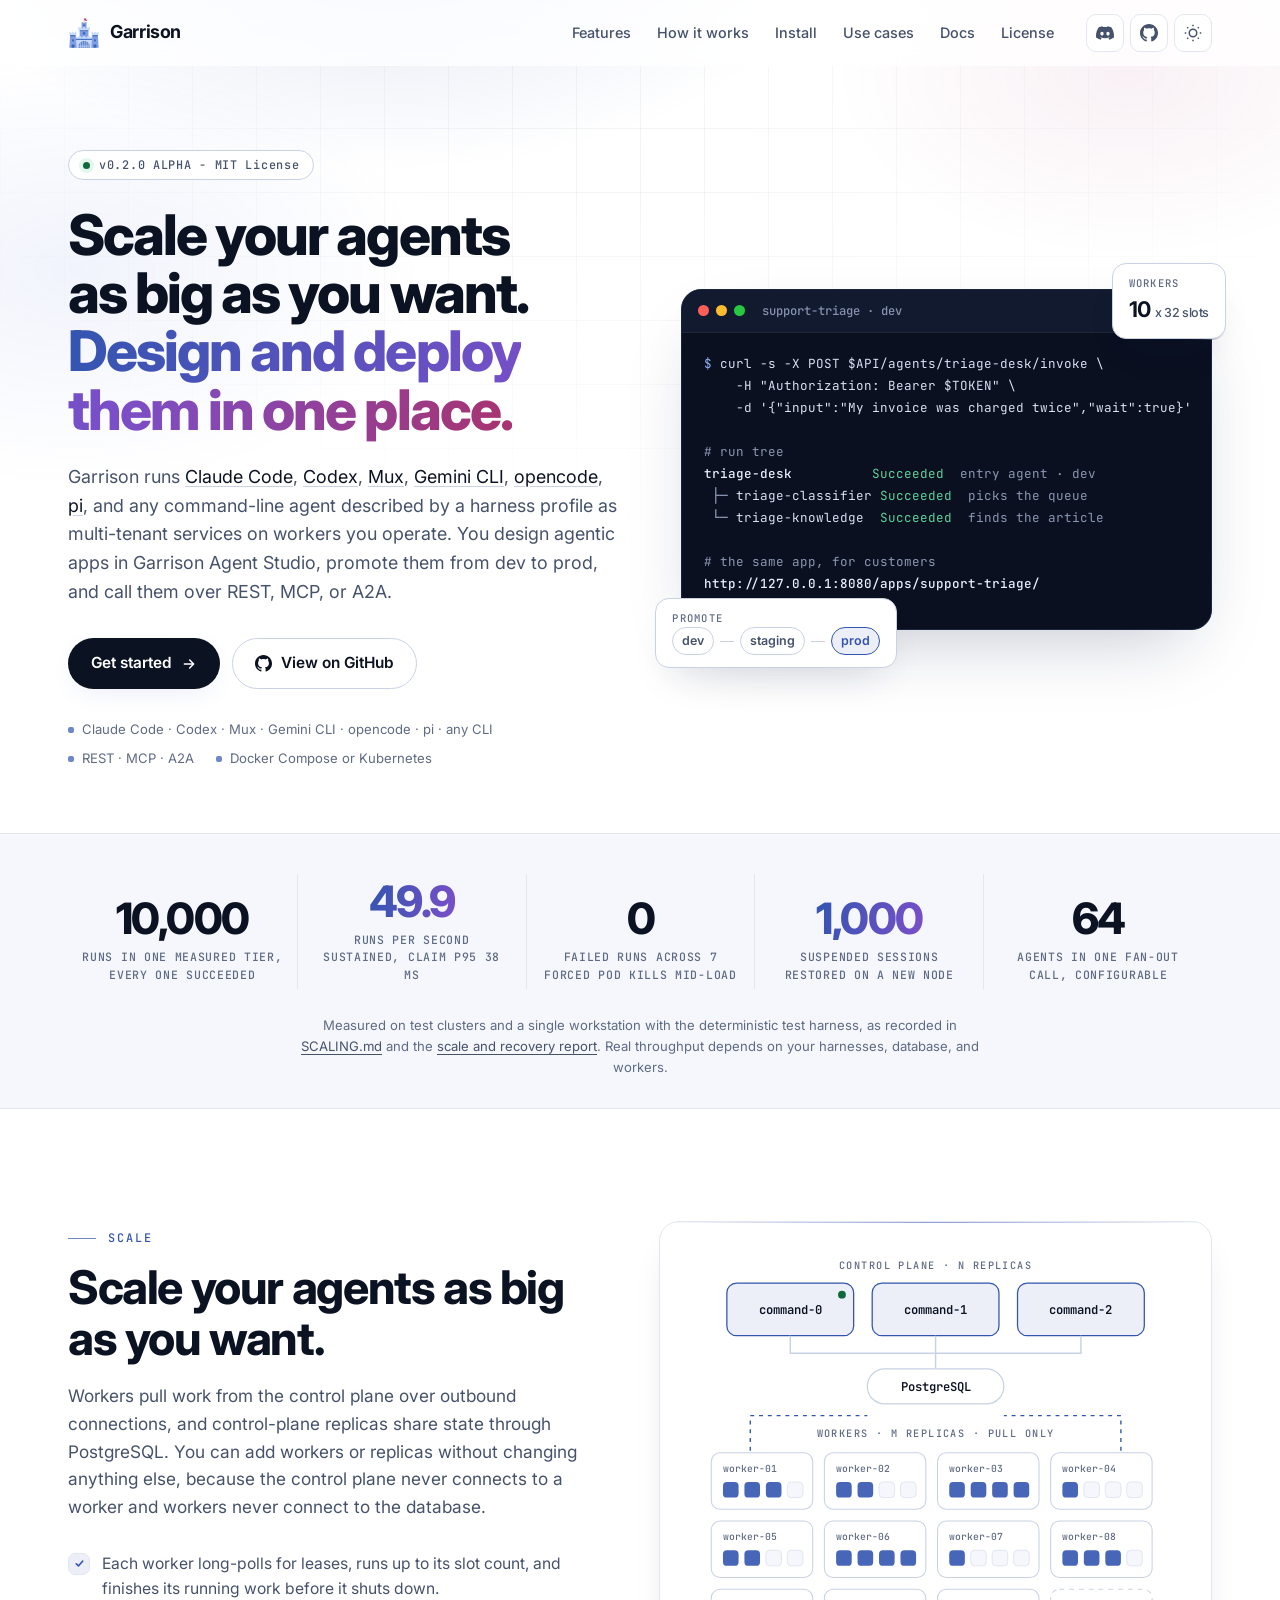
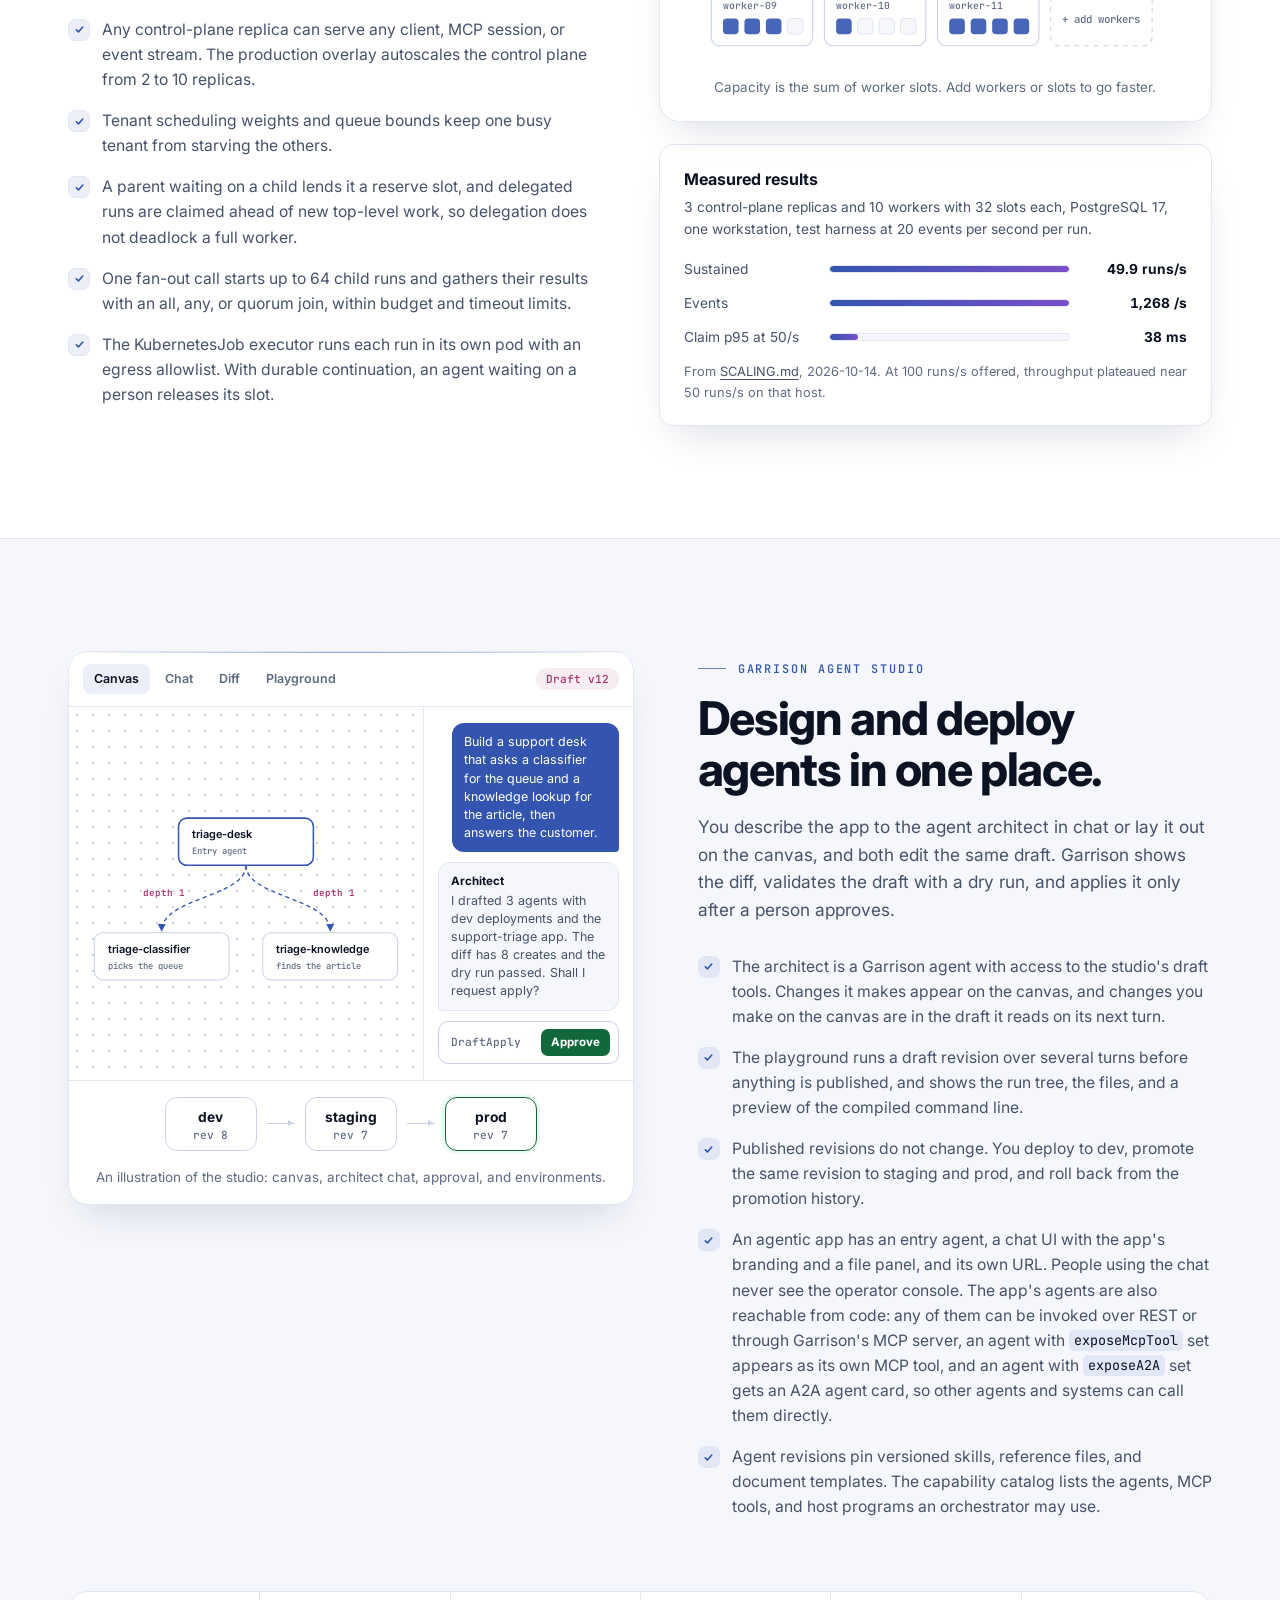
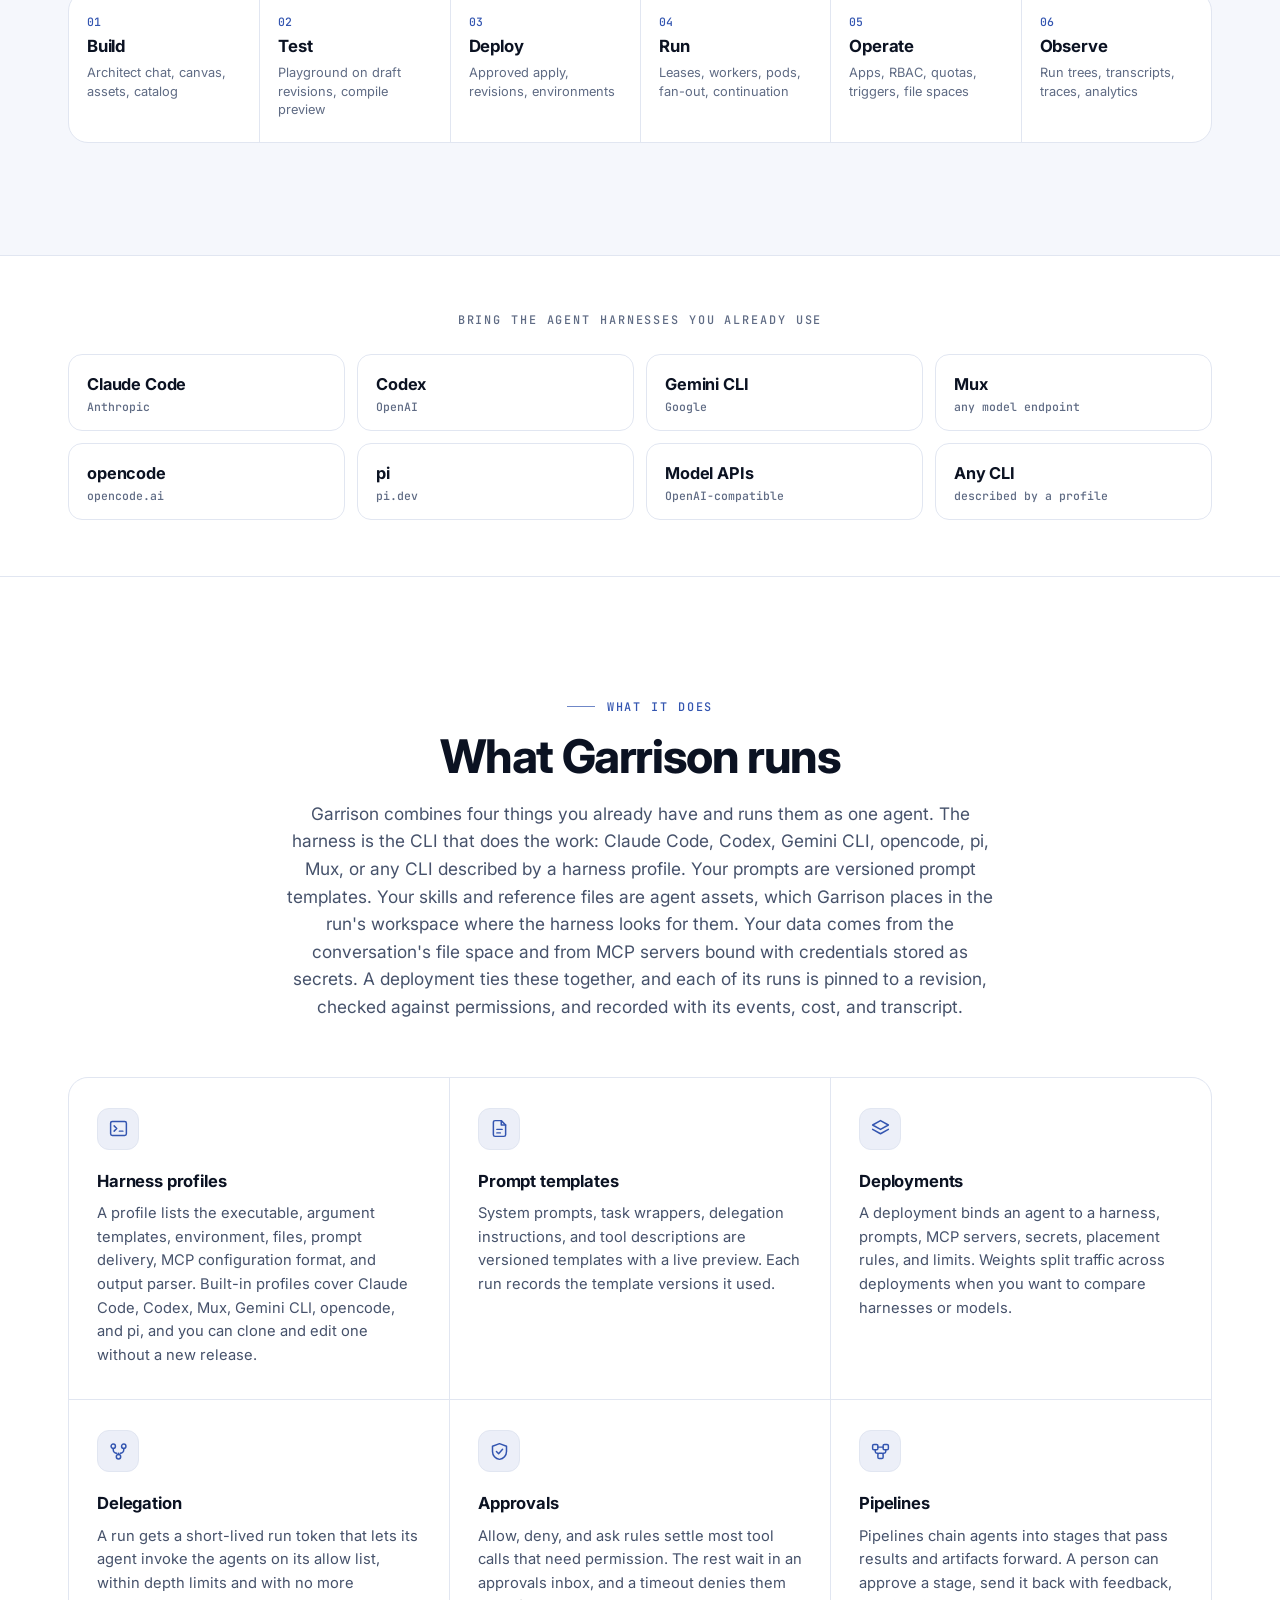
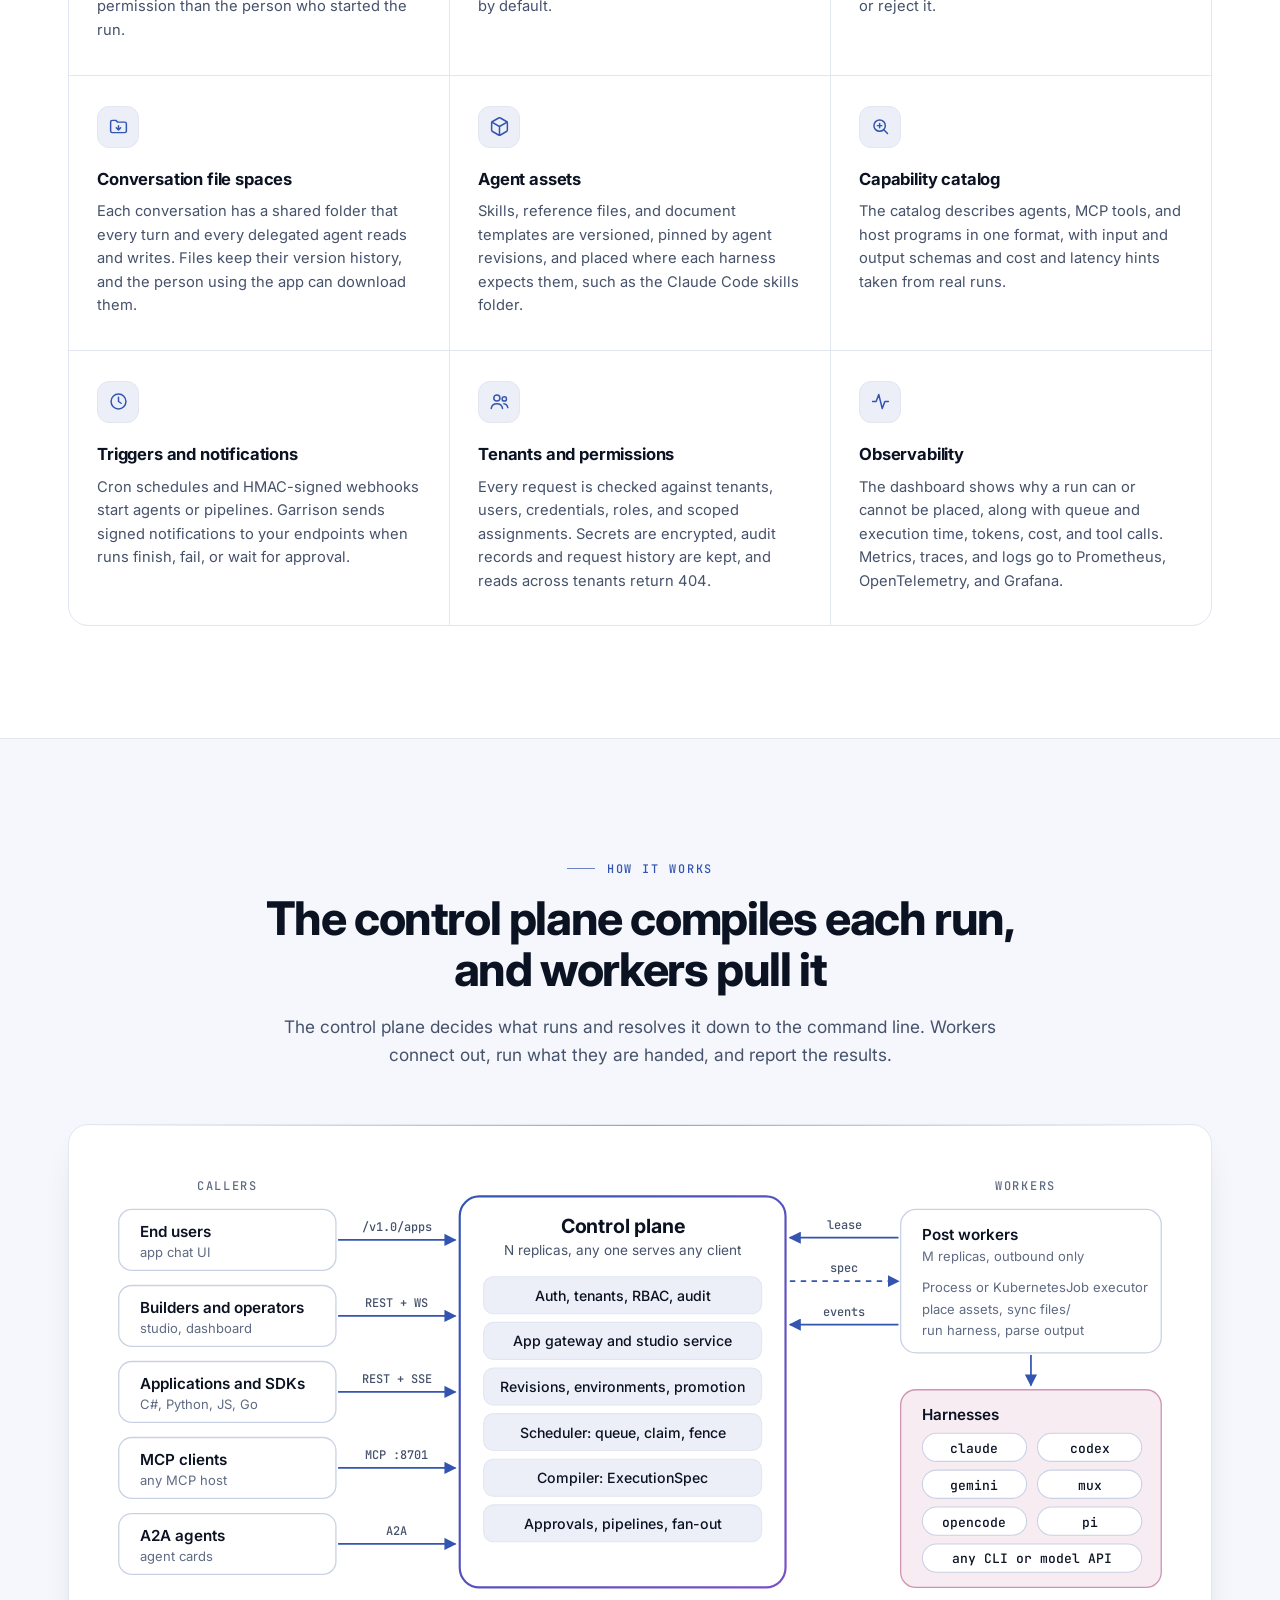
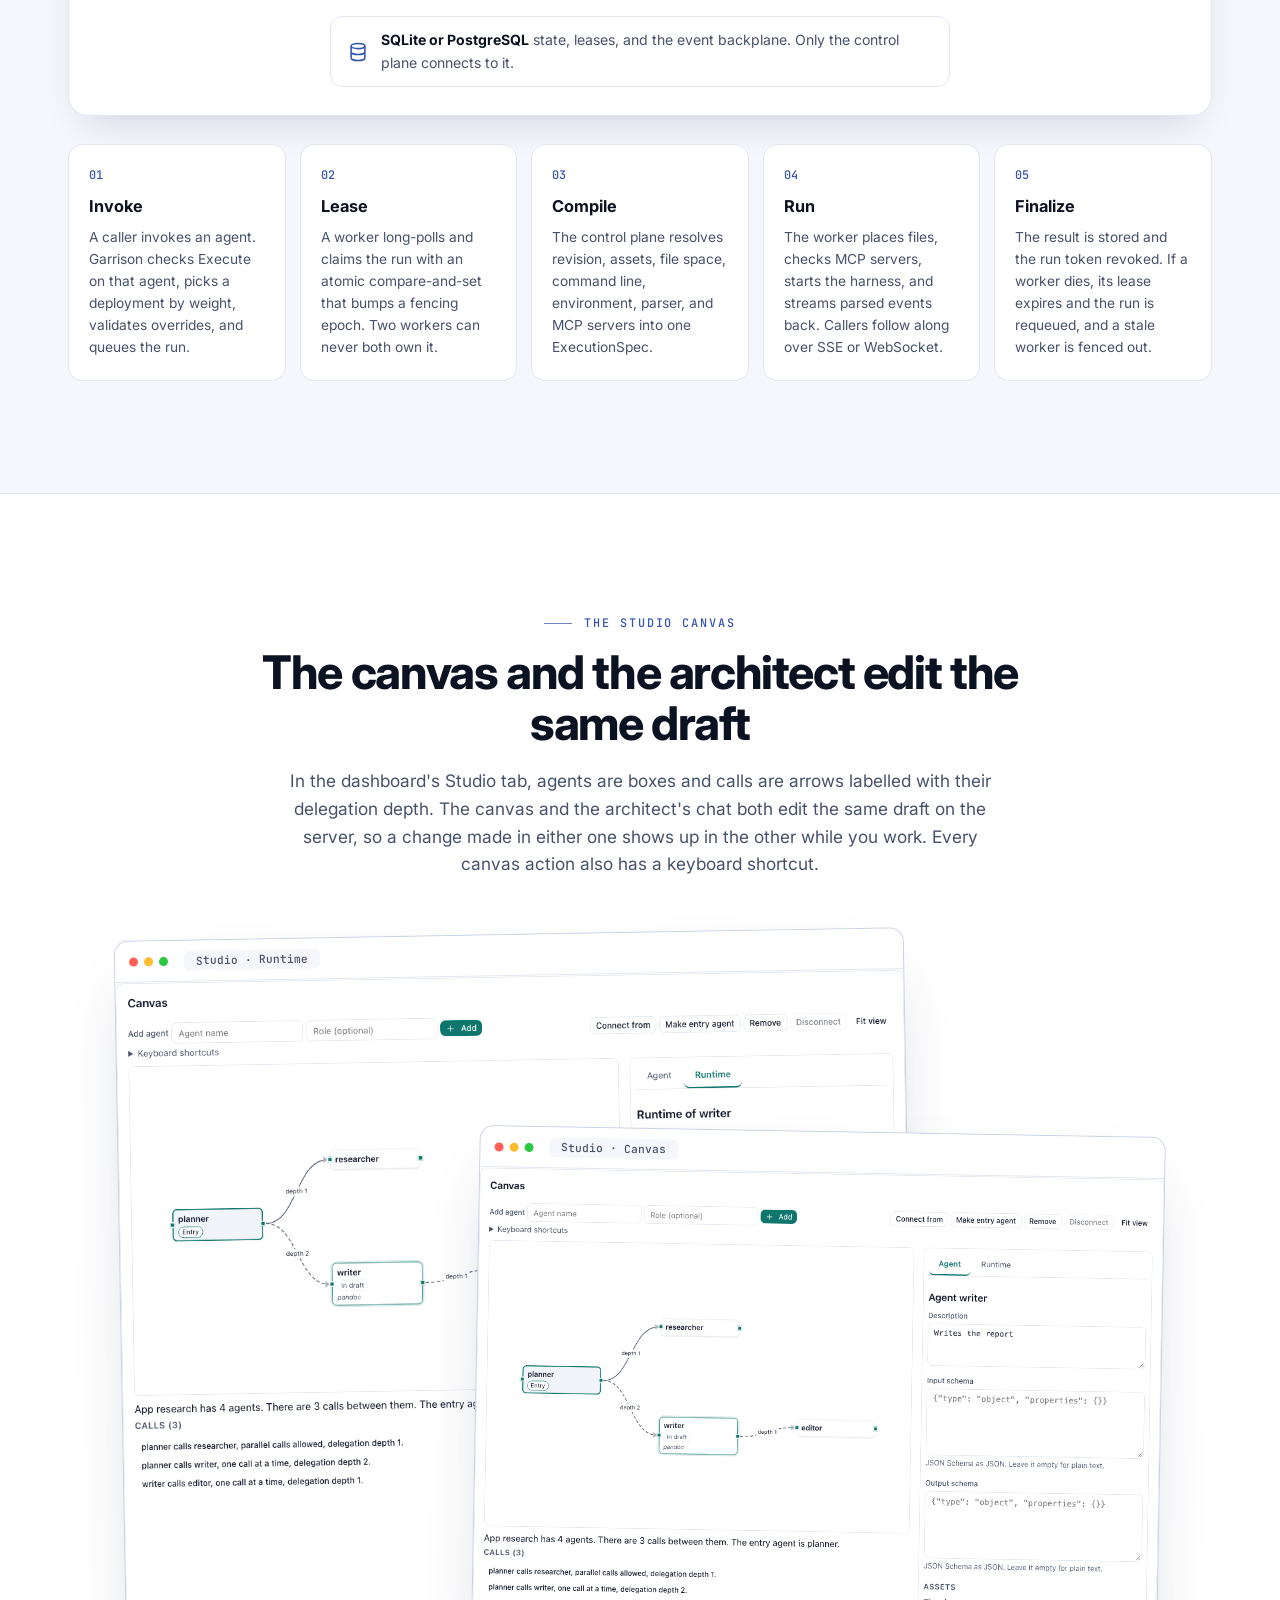
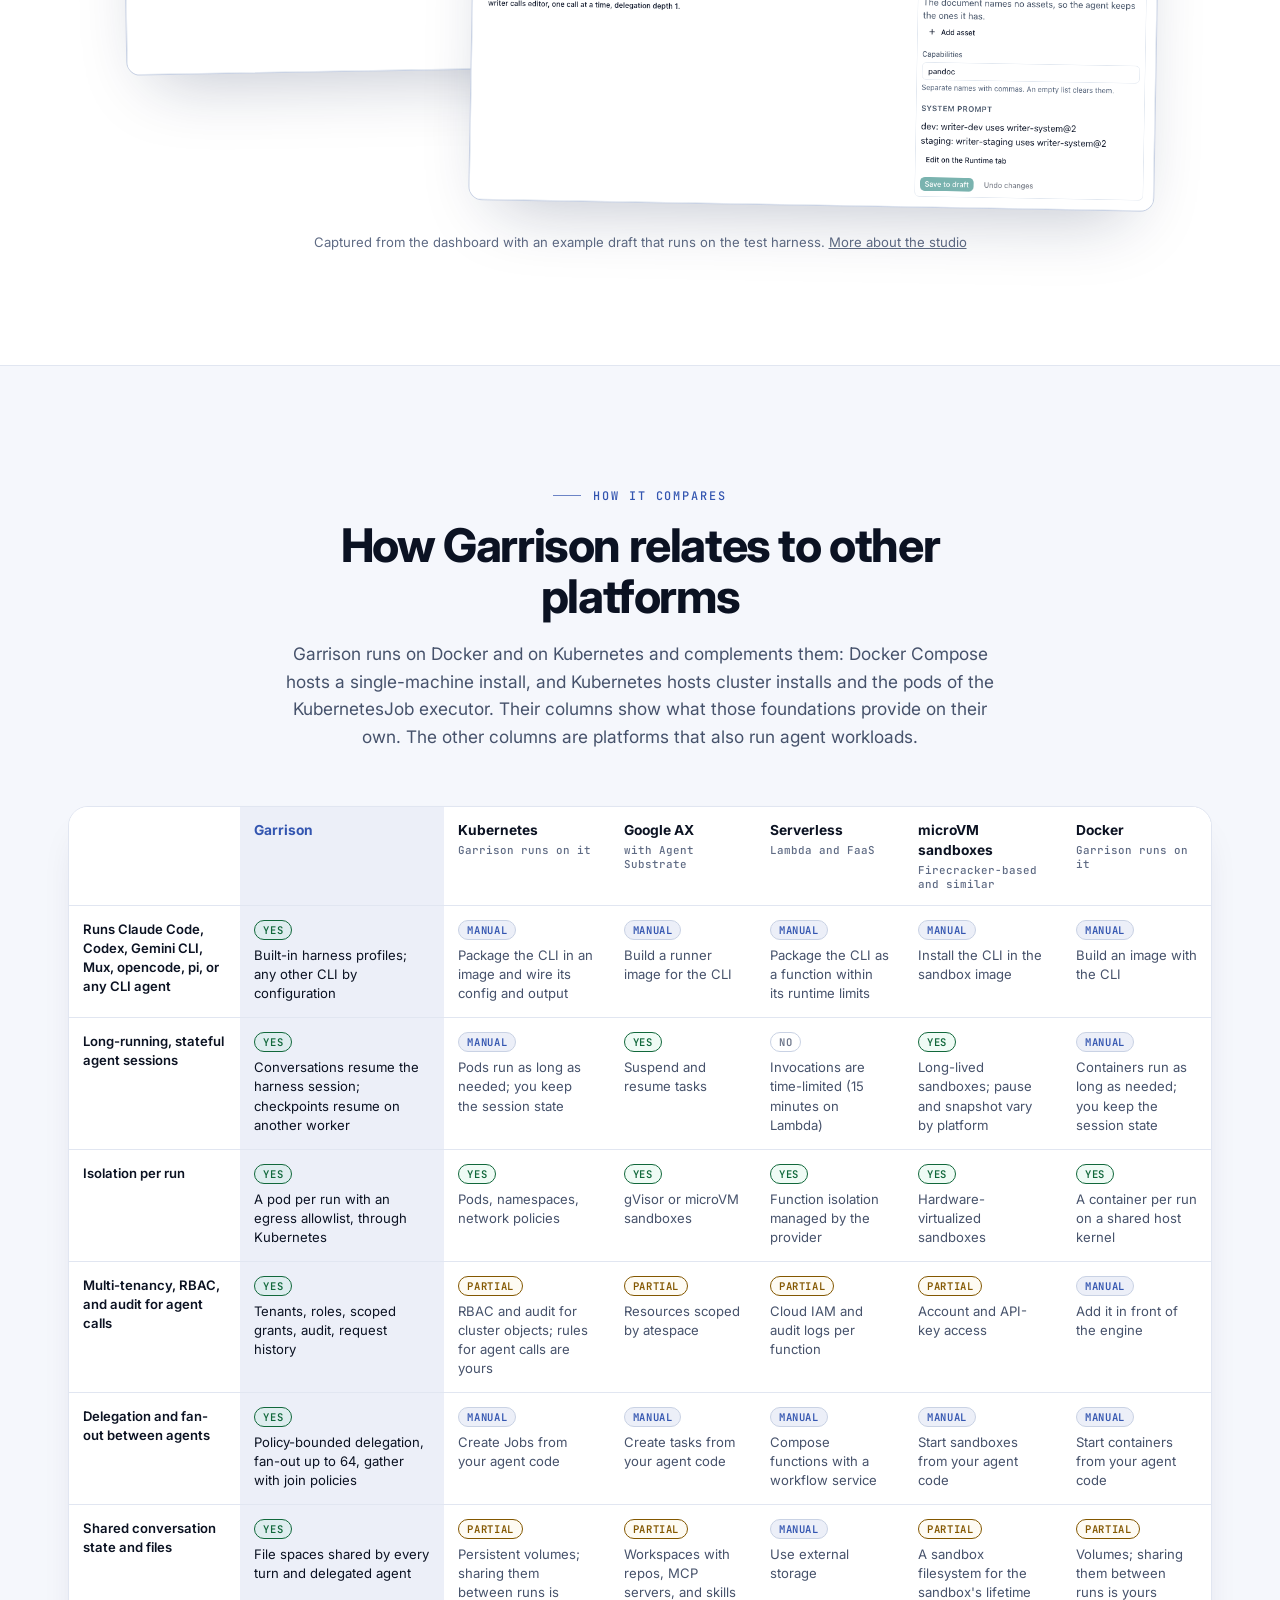
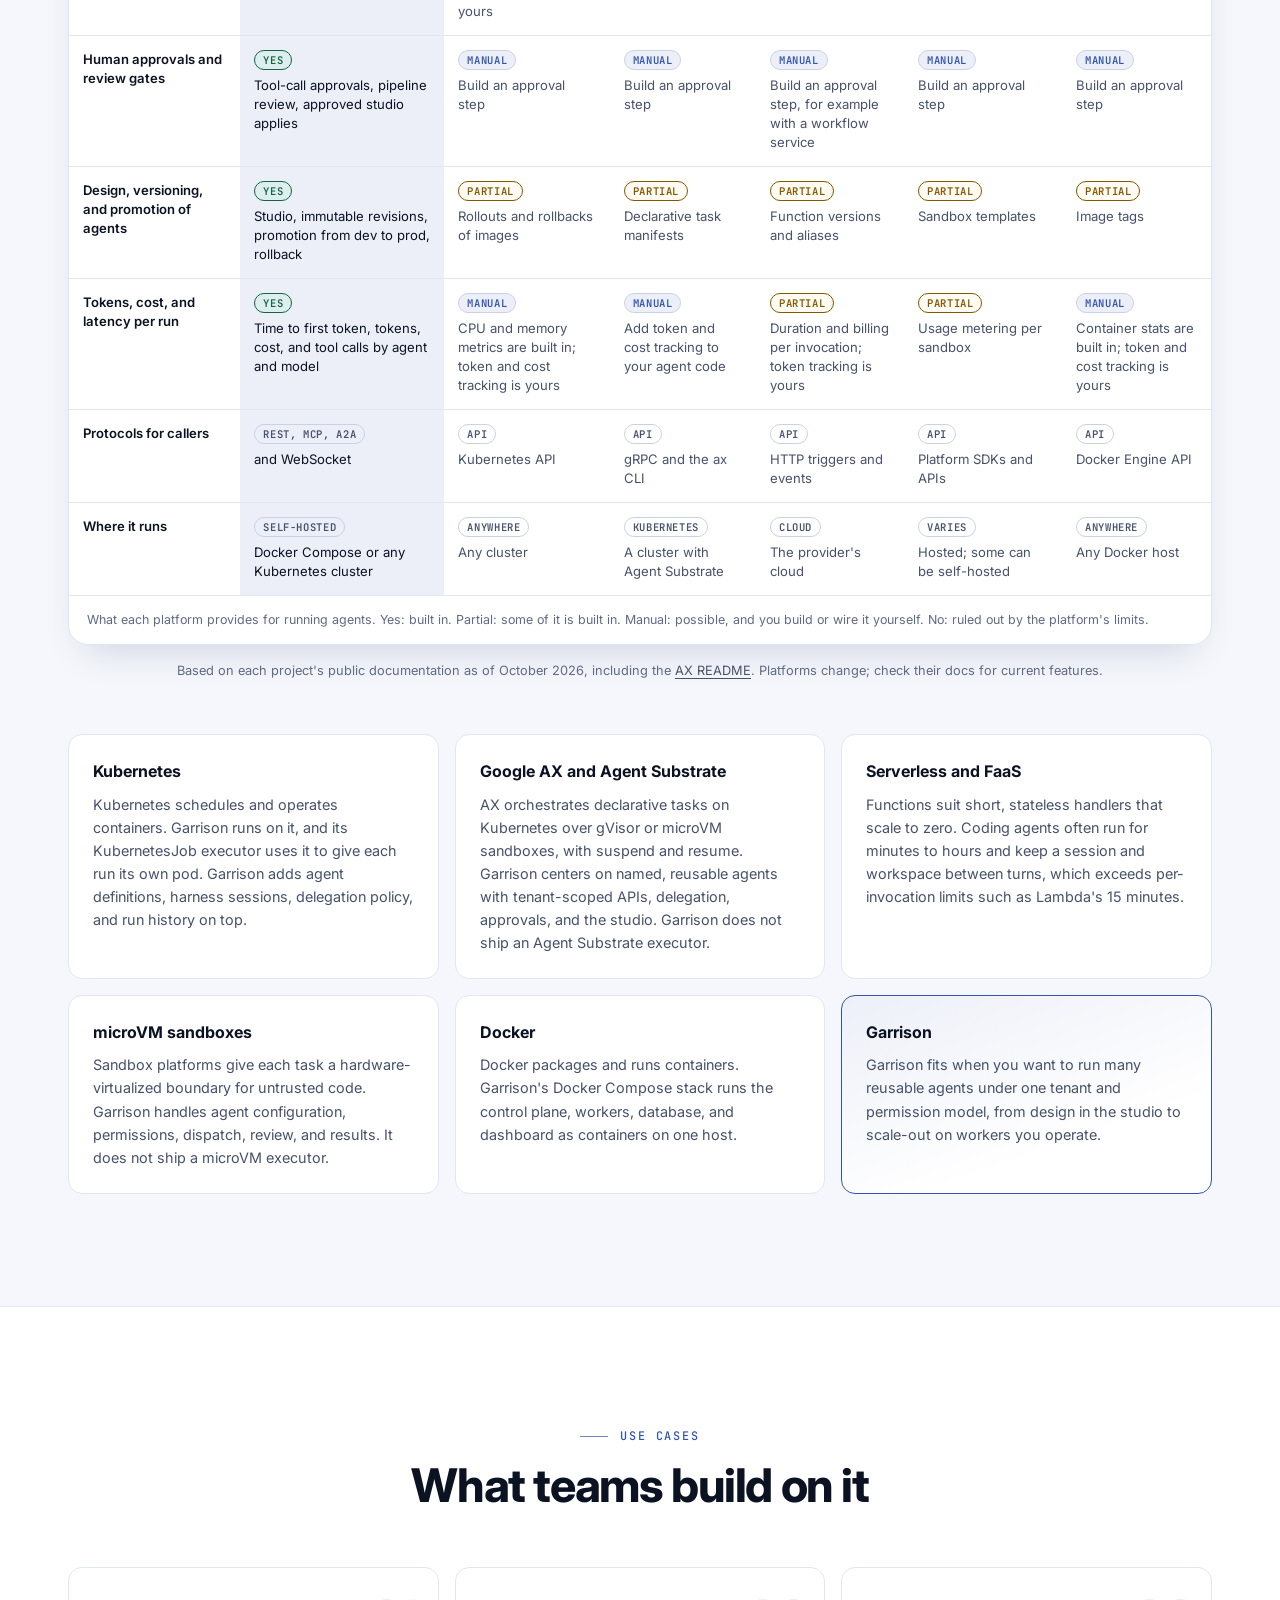
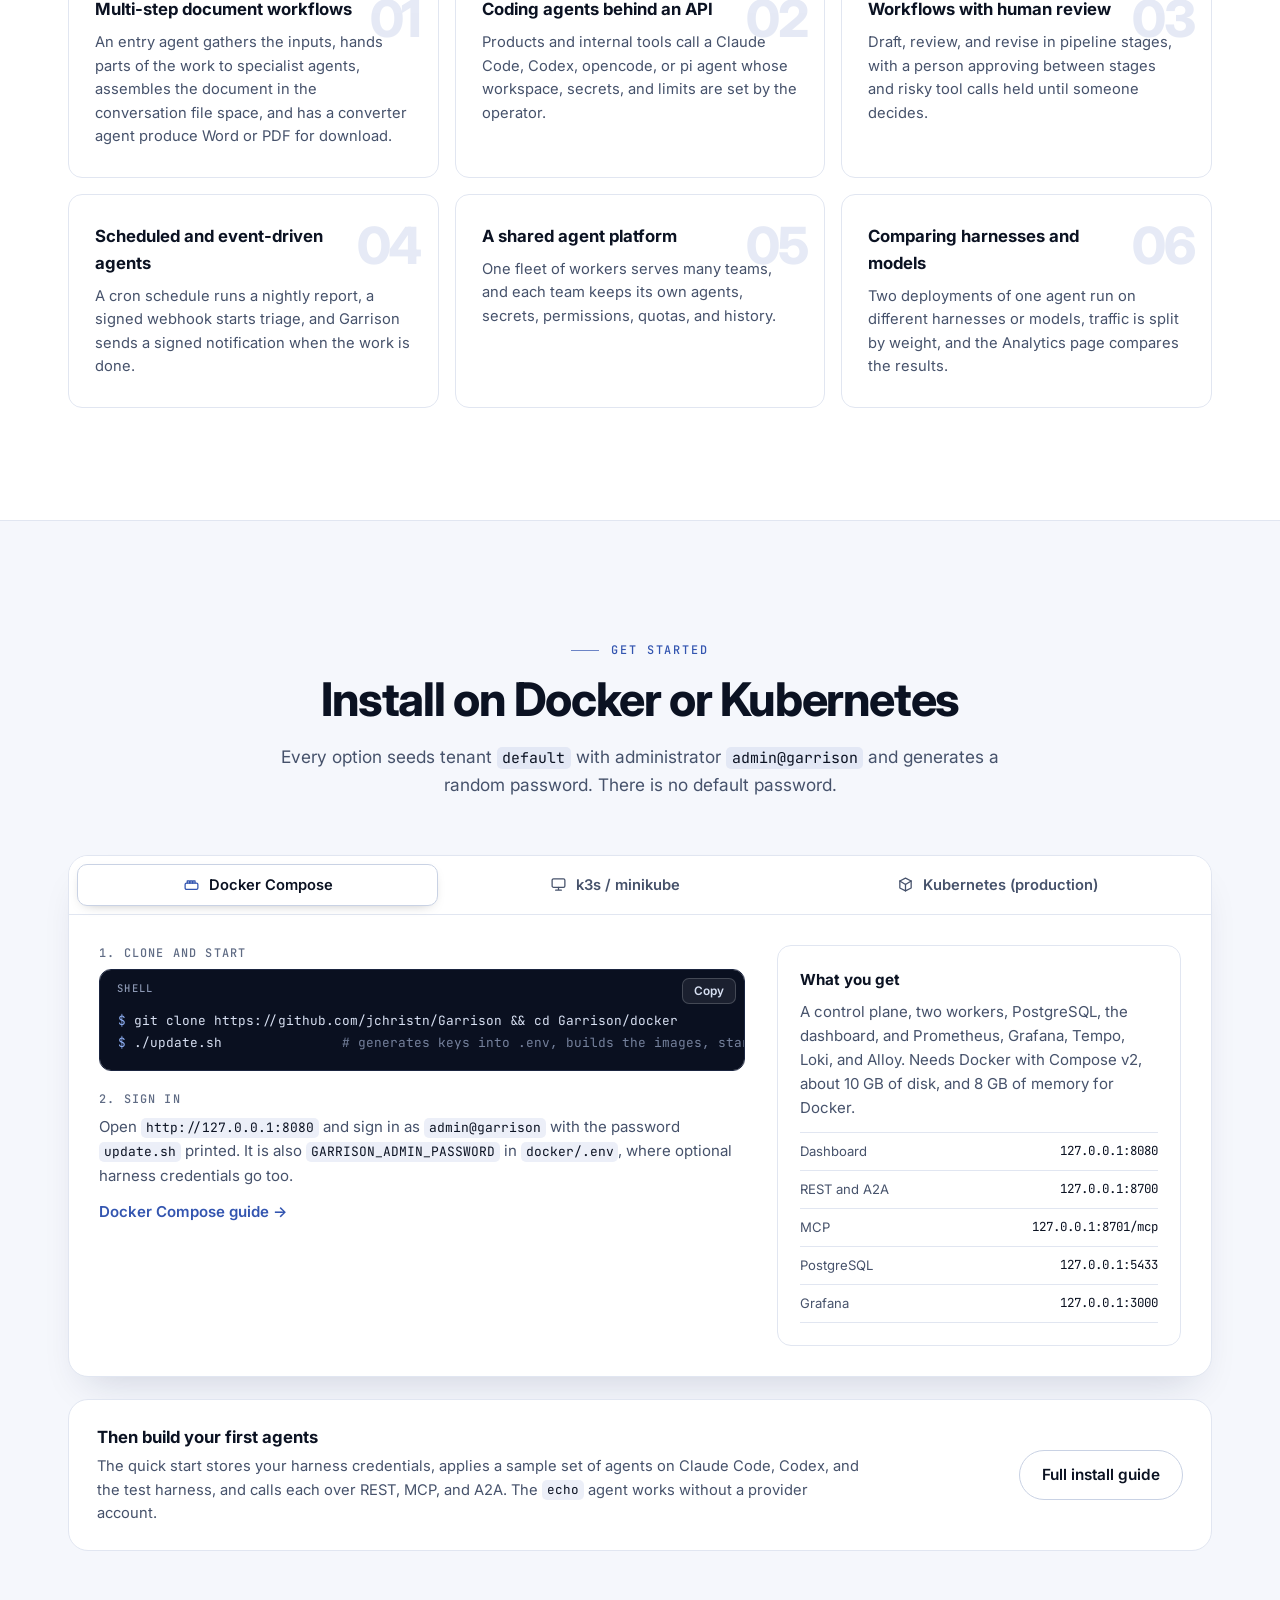
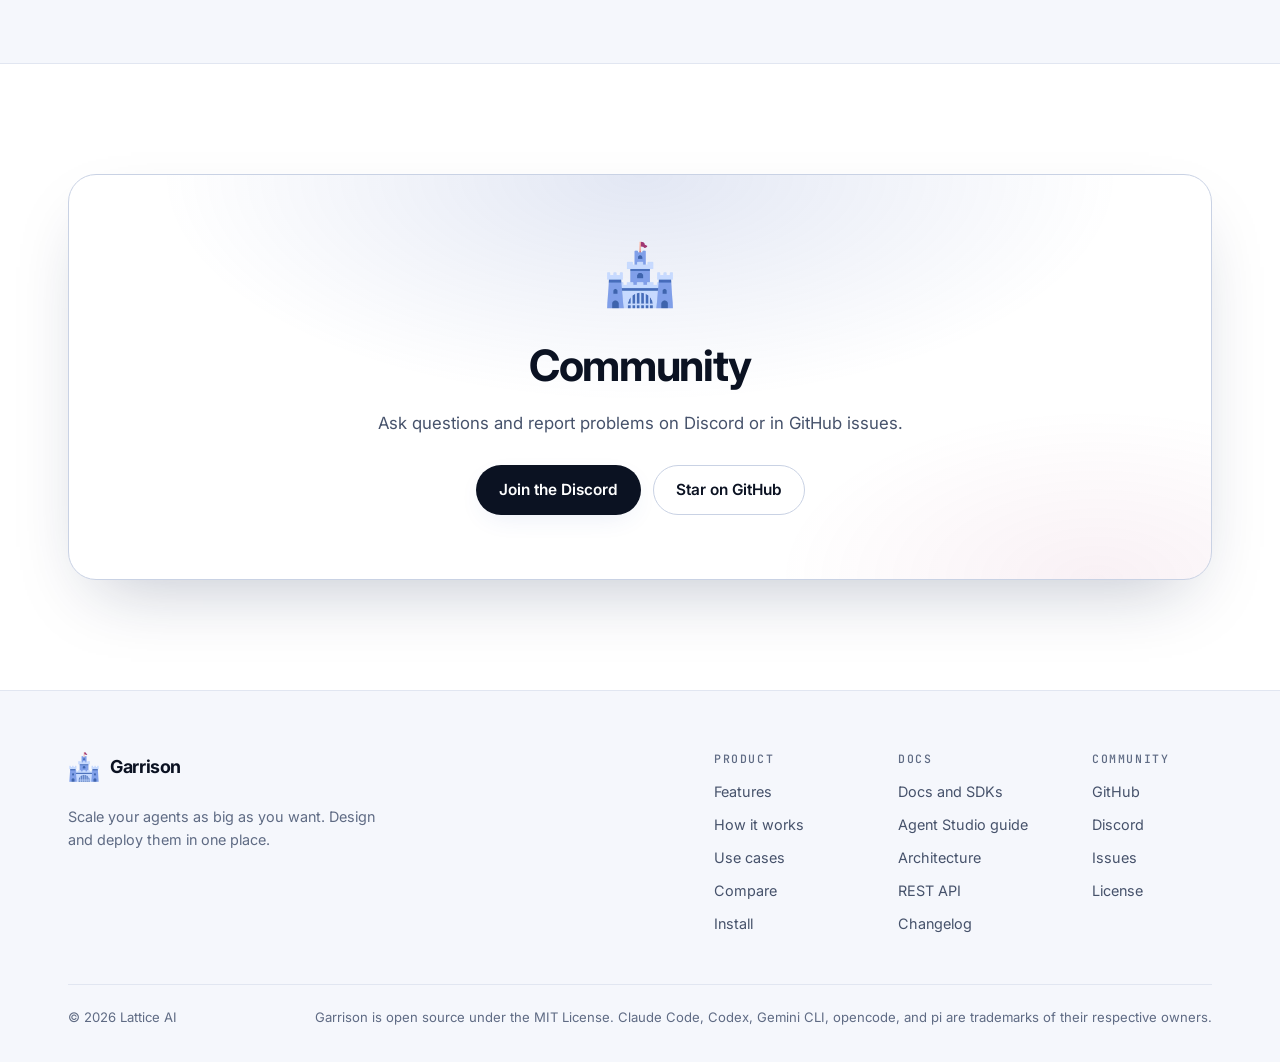
<file: index.html>
<!DOCTYPE html>
<html lang="en">
<head>
  <meta charset="UTF-8">
  <meta name="viewport" content="width=device-width, initial-scale=1.0">
  <title>Garrison: scale your agents, design and deploy them in one place</title>
  <meta name="description" content="Garrison is a self-hosted, multi-tenant platform for agents. Run Claude Code, Codex, Mux, Gemini CLI, opencode, pi, or any CLI agent on pull-based workers that scale out, design and promote agentic apps in Garrison Agent Studio, and call them over REST, MCP, and A2A.">
  <link rel="canonical" href="https://usegarrison.ai/">
  <meta property="og:site_name" content="Garrison">
  <meta property="og:title" content="Garrison: scale your agents, design and deploy them in one place">
  <meta property="og:description" content="Garrison is a self-hosted, multi-tenant platform for agents. Run Claude Code, Codex, Mux, Gemini CLI, opencode, pi, or any CLI agent on pull-based workers that scale out, design and promote agentic apps in Garrison Agent Studio, and call them over REST, MCP, and A2A.">
  <meta property="og:type" content="website">
  <meta property="og:url" content="https://usegarrison.ai/">
  <meta property="og:image" content="https://usegarrison.ai/assets/og-image.png">
  <meta property="og:image:width" content="1200">
  <meta property="og:image:height" content="630">
  <meta property="og:image:alt" content="Garrison: scale your agents as big as you want, design and deploy them in one place">
  <meta name="twitter:card" content="summary_large_image">
  <meta name="twitter:title" content="Garrison: scale your agents, design and deploy them in one place">
  <meta name="twitter:description" content="Garrison is a self-hosted, multi-tenant platform for agents. Run Claude Code, Codex, Mux, Gemini CLI, opencode, pi, or any CLI agent on pull-based workers that scale out, design and promote agentic apps in Garrison Agent Studio, and call them over REST, MCP, and A2A.">
  <meta name="twitter:image" content="https://usegarrison.ai/assets/og-image.png">
  <meta name="color-scheme" content="dark light">
  <link rel="icon" type="image/x-icon" href="favicon.ico">
  <link rel="icon" type="image/png" sizes="32x32" href="assets/icon-32.png">
  <link rel="apple-touch-icon" href="assets/apple-touch-icon.png">
  <link rel="preconnect" href="https://fonts.googleapis.com">
  <link rel="preconnect" href="https://fonts.gstatic.com" crossorigin>
  <link href="https://fonts.googleapis.com/css2?family=Inter:wght@400;450;500;600;700;800&family=JetBrains+Mono:wght@400;500&display=swap" rel="stylesheet">
  <link rel="stylesheet" href="styles.css">
  <script type="application/ld+json">
[
  {
    "@context": "https://schema.org",
    "@type": "SoftwareApplication",
    "name": "Garrison",
    "alternateName": "Garrison Agent Studio",
    "applicationCategory": "DeveloperApplication",
    "operatingSystem": "Linux, macOS, Windows (Docker or Kubernetes)",
    "softwareVersion": "0.2.0",
    "license": "https://opensource.org/licenses/MIT",
    "url": "https://usegarrison.ai/",
    "downloadUrl": "https://github.com/jchristn/Garrison",
    "codeRepository": "https://github.com/jchristn/Garrison",
    "image": "https://usegarrison.ai/assets/og-image.png",
    "description": "A self-hosted, multi-tenant platform that runs Claude Code, Codex, Mux, Gemini CLI, opencode, pi, and any command-line agent on pull-based workers, with Garrison Agent Studio for designing, deploying, and promoting agentic apps over REST, MCP, and A2A.",
    "offers": {
      "@type": "Offer",
      "price": "0",
      "priceCurrency": "USD"
    },
    "publisher": {
      "@type": "Organization",
      "name": "Lattice AI"
    }
  },
  {
    "@context": "https://schema.org",
    "@type": "Organization",
    "name": "Lattice AI",
    "url": "https://usegarrison.ai/",
    "logo": "https://usegarrison.ai/assets/logo.png",
    "sameAs": [
      "https://github.com/jchristn/Garrison",
      "https://discord.gg/tRAN8HgvK5"
    ]
  }
]
  </script>
  <script>
    // Apply the theme before first paint. A saved choice wins; otherwise follow the system preference.
    (function () {
      var saved = null;
      try { saved = localStorage.getItem('garrison-theme'); } catch (e) {}
      var theme = saved;
      if (theme !== 'light' && theme !== 'dark') {
        theme = (window.matchMedia && window.matchMedia('(prefers-color-scheme: light)').matches) ? 'light' : 'dark';
      }
      document.documentElement.setAttribute('data-theme', theme);
      document.documentElement.classList.add('js');
    })();
  </script>
</head>
<body>
  <a class="skip-link" href="#main">Skip to content</a>

  <div class="bg-layers" aria-hidden="true">
    <div class="bg-glow"></div>
    <div class="bg-grid"></div>
  </div>

  <header class="nav" id="nav">
    <div class="nav-inner">
      <a href="index.html" class="nav-logo" aria-label="Garrison home">
        <img src="assets/logo.png" alt="" class="nav-logo-img" width="32" height="32">
        <span class="wordmark">Garrison</span>
      </a>
      <nav class="nav-links" id="nav-links" aria-label="Primary">
        <a href="features.html">Features</a>
        <a href="how-it-works.html">How it works</a>
        <a href="install.html">Install</a>
        <a href="use-cases.html">Use cases</a>
        <a href="docs.html">Docs</a>
        <a href="license.html">License</a>
      </nav>
      <div class="nav-actions">
        <a href="https://discord.gg/tRAN8HgvK5" target="_blank" rel="noopener" class="icon-btn" aria-label="Join the Garrison community on Discord" title="Discord">
          <svg width="18" height="18" viewBox="0 0 24 24" fill="currentColor" aria-hidden="true"><path d="M20.317 4.37a19.79 19.79 0 0 0-4.885-1.515.074.074 0 0 0-.079.037c-.211.375-.445.865-.608 1.25a18.27 18.27 0 0 0-5.487 0 12.64 12.64 0 0 0-.618-1.25.077.077 0 0 0-.079-.037A19.74 19.74 0 0 0 3.677 4.37a.07.07 0 0 0-.032.028C.533 9.046-.319 13.58.099 18.058a.082.082 0 0 0 .031.056 19.9 19.9 0 0 0 5.993 3.03.078.078 0 0 0 .084-.028c.462-.63.873-1.295 1.226-1.994a.076.076 0 0 0-.042-.106 13.1 13.1 0 0 1-1.872-.892.077.077 0 0 1-.008-.128c.126-.094.252-.192.372-.291a.074.074 0 0 1 .078-.011c3.928 1.793 8.18 1.793 12.061 0a.074.074 0 0 1 .079.01c.12.099.246.198.373.292a.077.077 0 0 1-.007.128 12.3 12.3 0 0 1-1.873.891.077.077 0 0 0-.041.107c.36.698.772 1.363 1.225 1.993a.076.076 0 0 0 .084.029 19.84 19.84 0 0 0 6.002-3.03.077.077 0 0 0 .031-.055c.5-5.177-.838-9.674-3.549-13.66a.061.061 0 0 0-.031-.029zM8.02 15.331c-1.183 0-2.157-1.086-2.157-2.419 0-1.333.956-2.419 2.157-2.419 1.211 0 2.176 1.095 2.157 2.42 0 1.332-.956 2.418-2.157 2.418zm7.975 0c-1.183 0-2.157-1.086-2.157-2.419 0-1.333.955-2.419 2.157-2.419 1.21 0 2.176 1.095 2.157 2.42 0 1.332-.946 2.418-2.157 2.418z"/></svg>
        </a>
        <a href="https://github.com/jchristn/Garrison" target="_blank" rel="noopener" class="icon-btn" aria-label="Garrison on GitHub" title="GitHub">
          <svg width="18" height="18" viewBox="0 0 24 24" fill="currentColor" aria-hidden="true"><path d="M12 0c-6.626 0-12 5.373-12 12 0 5.302 3.438 9.8 8.207 11.387.599.111.793-.261.793-.577v-2.234c-3.338.726-4.033-1.416-4.033-1.416-.546-1.387-1.333-1.756-1.333-1.756-1.089-.745.083-.729.083-.729 1.205.084 1.839 1.237 1.839 1.237 1.07 1.834 2.807 1.304 3.492.997.107-.775.418-1.305.762-1.604-2.665-.305-5.467-1.334-5.467-5.931 0-1.311.469-2.381 1.236-3.221-.124-.303-.535-1.524.117-3.176 0 0 1.008-.322 3.301 1.23.957-.266 1.983-.399 3.003-.404 1.02.005 2.047.138 3.006.404 2.291-1.552 3.297-1.23 3.297-1.23.653 1.653.242 2.874.118 3.176.77.84 1.235 1.911 1.235 3.221 0 4.609-2.807 5.624-5.479 5.921.43.372.823 1.102.823 2.222v3.293c0 .319.192.694.801.576 4.765-1.589 8.199-6.086 8.199-11.386 0-6.627-5.373-12-12-12z"/></svg>
        </a>
        <button type="button" class="icon-btn theme-toggle" id="theme-toggle" aria-label="Switch theme" title="Switch theme">
          <svg class="theme-icon-sun" width="18" height="18" viewBox="0 0 24 24" fill="none" stroke="currentColor" stroke-width="2" aria-hidden="true"><circle cx="12" cy="12" r="5"/><line x1="12" y1="1" x2="12" y2="3"/><line x1="12" y1="21" x2="12" y2="23"/><line x1="4.22" y1="4.22" x2="5.64" y2="5.64"/><line x1="18.36" y1="18.36" x2="19.78" y2="19.78"/><line x1="1" y1="12" x2="3" y2="12"/><line x1="21" y1="12" x2="23" y2="12"/><line x1="4.22" y1="19.78" x2="5.64" y2="18.36"/><line x1="18.36" y1="5.64" x2="19.78" y2="4.22"/></svg>
          <svg class="theme-icon-moon" width="18" height="18" viewBox="0 0 24 24" fill="none" stroke="currentColor" stroke-width="2" aria-hidden="true"><path d="M21 12.79A9 9 0 1 1 11.21 3 7 7 0 0 0 21 12.79z"/></svg>
        </button>
        <button type="button" class="icon-btn nav-toggle" id="nav-toggle" aria-label="Open menu" aria-expanded="false" aria-controls="nav-links">
          <svg width="18" height="18" viewBox="0 0 24 24" fill="none" stroke="currentColor" stroke-width="2" aria-hidden="true"><line x1="3" y1="6" x2="21" y2="6"/><line x1="3" y1="12" x2="21" y2="12"/><line x1="3" y1="18" x2="21" y2="18"/></svg>
        </button>
      </div>
    </div>
  </header>

  <main id="main">

    <!-- Hero -->
    <section class="hero" id="top">
      <div class="container hero-grid">
        <div class="hero-copy">
          <div class="eyebrow"><span class="dot" aria-hidden="true"></span> v0.2.0 ALPHA - MIT License</div>
          <h1>Scale your agents<br>as big as you want.<br><span class="gradient-text">Design and deploy them in one place.</span></h1>
          <p class="hero-sub">Garrison runs <a href="https://docs.anthropic.com/en/docs/claude-code/overview" target="_blank" rel="noopener">Claude Code</a>, <a href="https://github.com/openai/codex" target="_blank" rel="noopener">Codex</a>, <a href="https://usemux.ai" target="_blank" rel="noopener">Mux</a>, <a href="https://github.com/google-gemini/gemini-cli" target="_blank" rel="noopener">Gemini CLI</a>, <a href="https://opencode.ai/" target="_blank" rel="noopener">opencode</a>, <a href="https://pi.dev" target="_blank" rel="noopener">pi</a>, and any command-line agent described by a harness profile as multi-tenant services on workers you operate. You design agentic apps in Garrison Agent Studio, promote them from dev to prod, and call them over REST, MCP, or A2A.</p>
          <div class="hero-actions">
            <a href="install.html" class="btn btn-primary">Get started
              <svg width="16" height="16" viewBox="0 0 24 24" fill="none" stroke="currentColor" stroke-width="2.2" stroke-linecap="round" stroke-linejoin="round" aria-hidden="true"><path d="M5 12h14M13 6l6 6-6 6"/></svg>
            </a>
            <a href="https://github.com/jchristn/Garrison" target="_blank" rel="noopener" class="btn btn-secondary">
              <svg width="17" height="17" viewBox="0 0 24 24" fill="currentColor" aria-hidden="true"><path d="M12 0c-6.626 0-12 5.373-12 12 0 5.302 3.438 9.8 8.207 11.387.599.111.793-.261.793-.577v-2.234c-3.338.726-4.033-1.416-4.033-1.416-.546-1.387-1.333-1.756-1.333-1.756-1.089-.745.083-.729.083-.729 1.205.084 1.839 1.237 1.839 1.237 1.07 1.834 2.807 1.304 3.492.997.107-.775.418-1.305.762-1.604-2.665-.305-5.467-1.334-5.467-5.931 0-1.311.469-2.381 1.236-3.221-.124-.303-.535-1.524.117-3.176 0 0 1.008-.322 3.301 1.23.957-.266 1.983-.399 3.003-.404 1.02.005 2.047.138 3.006.404 2.291-1.552 3.297-1.23 3.297-1.23.653 1.653.242 2.874.118 3.176.77.84 1.235 1.911 1.235 3.221 0 4.609-2.807 5.624-5.479 5.921.43.372.823 1.102.823 2.222v3.293c0 .319.192.694.801.576 4.765-1.589 8.199-6.086 8.199-11.386 0-6.627-5.373-12-12-12z"/></svg>
              View on GitHub
            </a>
          </div>
          <ul class="hero-meta" aria-label="Highlights">
            <li>Claude Code &middot; Codex &middot; Mux &middot; Gemini CLI &middot; opencode &middot; pi &middot; any CLI</li>
            <li>REST &middot; MCP &middot; A2A</li>
            <li>Docker Compose or Kubernetes</li>
          </ul>
        </div>

        <div class="hero-visual">
          <div class="window">
            <div class="window-bar">
              <span class="wdot red"></span><span class="wdot yellow"></span><span class="wdot green"></span>
              <span class="window-title">support-triage &middot; dev</span>
            </div>
            <pre class="window-body"><code><span class="t-prompt">$</span> curl -s -X POST $API/agents/triage-desk/invoke \
    -H "Authorization: Bearer $TOKEN" \
    -d '{"input":"My invoice was charged twice","wait":true}'

<span class="t-dim"># run tree</span>
<span class="t-key">triage-desk</span>          <span class="t-ok">Succeeded</span>  <span class="t-dim">entry agent &middot; dev</span>
 <span class="t-dim">&#9500;&#9472;</span> triage-classifier <span class="t-ok">Succeeded</span>  <span class="t-dim">picks the queue</span>
 <span class="t-dim">&#9492;&#9472;</span> triage-knowledge  <span class="t-ok">Succeeded</span>  <span class="t-dim">finds the article</span>

<span class="t-dim"># the same app, for customers</span>
<span class="t-key">http://127.0.0.1:8080/apps/support-triage/</span></code></pre>
          </div>
          <div class="float-card float-a" aria-hidden="true">
            <span class="fc-label">Workers</span>
            <span class="fc-value">10 <small>x 32 slots</small></span>
          </div>
          <div class="float-card float-b" aria-hidden="true">
            <span class="fc-label">Promote</span>
            <span class="fc-env"><b>dev</b><i></i><b>staging</b><i></i><b class="on">prod</b></span>
          </div>
        </div>
      </div>
    </section>

    <!-- Measured data points -->
    <section class="stats" aria-labelledby="stats-title">
      <div class="container">
        <h2 id="stats-title" class="visually-hidden">Measured results</h2>
        <dl class="stat-row">
          <div class="stat"><dt>Runs in one measured tier, every one succeeded</dt><dd>10,000</dd></div>
          <div class="stat"><dt>Runs per second sustained, claim p95 38 ms</dt><dd>49.9</dd></div>
          <div class="stat"><dt>Failed runs across 7 forced pod kills mid-load</dt><dd>0</dd></div>
          <div class="stat"><dt>Suspended sessions restored on a new node</dt><dd>1,000</dd></div>
          <div class="stat"><dt>Agents in one fan-out call, configurable</dt><dd>64</dd></div>
        </dl>
        <p class="stats-note">Measured on test clusters and a single workstation with the deterministic test harness, as recorded in <a href="https://github.com/jchristn/Garrison/blob/main/docs/SCALING.md#measured-results" target="_blank" rel="noopener">SCALING.md</a> and the <a href="https://github.com/jchristn/Garrison/blob/main/docs/testing/D062_SCALE_RECOVERY.md" target="_blank" rel="noopener">scale and recovery report</a>. Real throughput depends on your harnesses, database, and workers.</p>
      </div>
    </section>

    <!-- Value prop 1: Scale -->
    <section class="section" id="scale" aria-labelledby="scale-title">
      <div class="container split">
        <div class="split-copy reveal">
          <p class="kicker">Scale</p>
          <h2 id="scale-title">Scale your agents as big as you want.</h2>
          <p class="lead">Workers pull work from the control plane over outbound connections, and control-plane replicas share state through PostgreSQL. You can add workers or replicas without changing anything else, because the control plane never connects to a worker and workers never connect to the database.</p>
          <ul class="ticks">
            <li>Each worker long-polls for leases, runs up to its slot count, and finishes its running work before it shuts down.</li>
            <li>Any control-plane replica can serve any client, MCP session, or event stream. The production overlay autoscales the control plane from 2 to 10 replicas.</li>
            <li>Tenant scheduling weights and queue bounds keep one busy tenant from starving the others.</li>
            <li>A parent waiting on a child lends it a reserve slot, and delegated runs are claimed ahead of new top-level work, so delegation does not deadlock a full worker.</li>
            <li>One fan-out call starts up to 64 child runs and gathers their results with an all, any, or quorum join, within budget and timeout limits.</li>
            <li>The KubernetesJob executor runs each run in its own pod with an egress allowlist. With durable continuation, an agent waiting on a person releases its slot.</li>
          </ul>
        </div>
        <div class="split-visual reveal">
          <figure class="panel scale-panel">
            <svg viewBox="0 0 520 430" role="img" aria-labelledby="scale-svg-title" xmlns="http://www.w3.org/2000/svg">
              <title id="scale-svg-title">Three control-plane replicas share one PostgreSQL database while twelve workers pull runs into their slots.</title>
              <defs>
                <linearGradient id="g-cp" x1="0" x2="1" y1="0" y2="1"><stop offset="0" class="stop-a"/><stop offset="1" class="stop-b"/></linearGradient>
              </defs>
              <text x="260" y="26" class="s-cap" text-anchor="middle">CONTROL PLANE &middot; N REPLICAS</text>
              <g class="s-cp">
                <rect x="46" y="40" width="130" height="54" rx="10"/><rect x="195" y="40" width="130" height="54" rx="10"/><rect x="344" y="40" width="130" height="54" rx="10"/>
              </g>
              <text x="111" y="72" class="s-label" text-anchor="middle">command-0</text>
              <text x="260" y="72" class="s-label" text-anchor="middle">command-1</text>
              <text x="409" y="72" class="s-label" text-anchor="middle">command-2</text>
              <circle cx="164" cy="52" r="4" class="s-leader"/>
              <path d="M111 94 V112 H409 V94 M260 94 V128" class="s-wire"/>
              <rect x="190" y="128" width="140" height="36" rx="18" class="s-db"/>
              <text x="260" y="151" class="s-label" text-anchor="middle">PostgreSQL</text>
              <text x="260" y="198" class="s-cap" text-anchor="middle">WORKERS &middot; M REPLICAS &middot; PULL ONLY</text>
              <g class="s-pull">
                <path d="M70 212 V176 H190"/><path d="M450 212 V176 H330"/>
              </g>
                            <g class="s-grid">
                <!-- 12 workers, 4 slots each -->
                <g transform="translate(30,214)"><rect class="w" width="104" height="58" rx="9"/><rect class="sl on" x="12" y="30" width="16" height="16" rx="4"/><rect class="sl on" x="34" y="30" width="16" height="16" rx="4"/><rect class="sl on p1" x="56" y="30" width="16" height="16" rx="4"/><rect class="sl" x="78" y="30" width="16" height="16" rx="4"/><text x="12" y="20" class="s-mini">worker-01</text></g>
                <g transform="translate(146,214)"><rect class="w" width="104" height="58" rx="9"/><rect class="sl on" x="12" y="30" width="16" height="16" rx="4"/><rect class="sl on p2" x="34" y="30" width="16" height="16" rx="4"/><rect class="sl" x="56" y="30" width="16" height="16" rx="4"/><rect class="sl" x="78" y="30" width="16" height="16" rx="4"/><text x="12" y="20" class="s-mini">worker-02</text></g>
                <g transform="translate(262,214)"><rect class="w" width="104" height="58" rx="9"/><rect class="sl on" x="12" y="30" width="16" height="16" rx="4"/><rect class="sl on" x="34" y="30" width="16" height="16" rx="4"/><rect class="sl on" x="56" y="30" width="16" height="16" rx="4"/><rect class="sl on p3" x="78" y="30" width="16" height="16" rx="4"/><text x="12" y="20" class="s-mini">worker-03</text></g>
                <g transform="translate(378,214)"><rect class="w" width="104" height="58" rx="9"/><rect class="sl on p4" x="12" y="30" width="16" height="16" rx="4"/><rect class="sl" x="34" y="30" width="16" height="16" rx="4"/><rect class="sl" x="56" y="30" width="16" height="16" rx="4"/><rect class="sl" x="78" y="30" width="16" height="16" rx="4"/><text x="12" y="20" class="s-mini">worker-04</text></g>
                <g transform="translate(30,284)"><rect class="w" width="104" height="58" rx="9"/><rect class="sl on" x="12" y="30" width="16" height="16" rx="4"/><rect class="sl on" x="34" y="30" width="16" height="16" rx="4"/><rect class="sl" x="56" y="30" width="16" height="16" rx="4"/><rect class="sl" x="78" y="30" width="16" height="16" rx="4"/><text x="12" y="20" class="s-mini">worker-05</text></g>
                <g transform="translate(146,284)"><rect class="w" width="104" height="58" rx="9"/><rect class="sl on p5" x="12" y="30" width="16" height="16" rx="4"/><rect class="sl on" x="34" y="30" width="16" height="16" rx="4"/><rect class="sl on" x="56" y="30" width="16" height="16" rx="4"/><rect class="sl on" x="78" y="30" width="16" height="16" rx="4"/><text x="12" y="20" class="s-mini">worker-06</text></g>
                <g transform="translate(262,284)"><rect class="w" width="104" height="58" rx="9"/><rect class="sl on" x="12" y="30" width="16" height="16" rx="4"/><rect class="sl" x="34" y="30" width="16" height="16" rx="4"/><rect class="sl" x="56" y="30" width="16" height="16" rx="4"/><rect class="sl" x="78" y="30" width="16" height="16" rx="4"/><text x="12" y="20" class="s-mini">worker-07</text></g>
                <g transform="translate(378,284)"><rect class="w" width="104" height="58" rx="9"/><rect class="sl on" x="12" y="30" width="16" height="16" rx="4"/><rect class="sl on p6" x="34" y="30" width="16" height="16" rx="4"/><rect class="sl on" x="56" y="30" width="16" height="16" rx="4"/><rect class="sl" x="78" y="30" width="16" height="16" rx="4"/><text x="12" y="20" class="s-mini">worker-08</text></g>
                <g transform="translate(30,354)"><rect class="w" width="104" height="58" rx="9"/><rect class="sl on" x="12" y="30" width="16" height="16" rx="4"/><rect class="sl on" x="34" y="30" width="16" height="16" rx="4"/><rect class="sl on" x="56" y="30" width="16" height="16" rx="4"/><rect class="sl" x="78" y="30" width="16" height="16" rx="4"/><text x="12" y="20" class="s-mini">worker-09</text></g>
                <g transform="translate(146,354)"><rect class="w" width="104" height="58" rx="9"/><rect class="sl on p2" x="12" y="30" width="16" height="16" rx="4"/><rect class="sl" x="34" y="30" width="16" height="16" rx="4"/><rect class="sl" x="56" y="30" width="16" height="16" rx="4"/><rect class="sl" x="78" y="30" width="16" height="16" rx="4"/><text x="12" y="20" class="s-mini">worker-10</text></g>
                <g transform="translate(262,354)"><rect class="w" width="104" height="58" rx="9"/><rect class="sl on" x="12" y="30" width="16" height="16" rx="4"/><rect class="sl on" x="34" y="30" width="16" height="16" rx="4"/><rect class="sl on p4" x="56" y="30" width="16" height="16" rx="4"/><rect class="sl on" x="78" y="30" width="16" height="16" rx="4"/><text x="12" y="20" class="s-mini">worker-11</text></g>
                <g transform="translate(378,354)"><rect class="w w-add" width="104" height="58" rx="9"/><text x="52" y="35" class="s-add" text-anchor="middle">+ add workers</text></g>
              </g>
            </svg>
            <figcaption>Capacity is the sum of worker slots. Add workers or slots to go faster.</figcaption>
          </figure>

          <div class="measure reveal">
            <p class="measure-title">Measured results</p>
            <p class="measure-sub">3 control-plane replicas and 10 workers with 32 slots each, PostgreSQL 17, one workstation, test harness at 20 events per second per run.</p>
            <div class="bar-row"><span>Sustained</span><div class="bar"><i style="--w:100%"></i></div><b>49.9 runs/s</b></div>
            <div class="bar-row"><span>Events</span><div class="bar"><i style="--w:100%"></i></div><b>1,268 /s</b></div>
            <div class="bar-row"><span>Claim p95 at 50/s</span><div class="bar"><i style="--w:12%"></i></div><b>38 ms</b></div>
            <p class="measure-foot">From <a href="https://github.com/jchristn/Garrison/blob/main/docs/SCALING.md#control-plane-tuning-p1024" target="_blank" rel="noopener">SCALING.md</a>, 2026-10-14. At 100 runs/s offered, throughput plateaued near 50 runs/s on that host.</p>
          </div>
        </div>
      </div>
    </section>

    <!-- Value prop 2: Design and deploy -->
    <section class="section section-band" id="studio" aria-labelledby="studio-title">
      <div class="container split split-rev">
        <div class="split-copy reveal">
          <p class="kicker">Garrison Agent Studio</p>
          <h2 id="studio-title">Design and deploy agents in one place.</h2>
          <p class="lead">You describe the app to the agent architect in chat or lay it out on the canvas, and both edit the same draft. Garrison shows the diff, validates the draft with a dry run, and applies it only after a person approves.</p>
          <ul class="ticks">
            <li>The architect is a Garrison agent with access to the studio's draft tools. Changes it makes appear on the canvas, and changes you make on the canvas are in the draft it reads on its next turn.</li>
            <li>The playground runs a draft revision over several turns before anything is published, and shows the run tree, the files, and a preview of the compiled command line.</li>
            <li>Published revisions do not change. You deploy to dev, promote the same revision to staging and prod, and roll back from the promotion history.</li>
            <li>An agentic app has an entry agent, a chat UI with the app's branding and a file panel, and its own URL. People using the chat never see the operator console. The app's agents are also reachable from code: any of them can be invoked over REST or through Garrison's MCP server, an agent with <code>exposeMcpTool</code> set appears as its own MCP tool, and an agent with <code>exposeA2A</code> set gets an A2A agent card, so other agents and systems can call them directly.</li>
            <li>Agent revisions pin versioned skills, reference files, and document templates. The capability catalog lists the agents, MCP tools, and host programs an orchestrator may use.</li>
          </ul>
        </div>

        <div class="split-visual reveal">
          <figure class="panel studio-panel">
            <div class="studio-top">
              <span class="studio-tab on">Canvas</span><span class="studio-tab">Chat</span><span class="studio-tab">Diff</span><span class="studio-tab">Playground</span>
              <span class="studio-badge">Draft v12</span>
            </div>
            <div class="studio-body">
              <svg class="studio-canvas" viewBox="0 0 420 250" role="img" aria-labelledby="canvas-title" xmlns="http://www.w3.org/2000/svg">
                <title id="canvas-title">A studio canvas with the support-triage app: the triage-desk entry agent calls triage-classifier and triage-knowledge, one call at a time.</title>
                <defs>
                  <marker id="c-arrow" viewBox="0 0 10 10" refX="9" refY="5" markerWidth="6" markerHeight="6" orient="auto"><path d="M0,0 L10,5 L0,10 z" class="c-head"/></marker>
                </defs>
                <path d="M210 92 C210 130, 110 130, 110 170" class="c-edge c-edge-serial" marker-end="url(#c-arrow)"/>
                <path d="M210 92 C210 130, 310 130, 310 170" class="c-edge c-edge-serial" marker-end="url(#c-arrow)"/>
                <text x="88" y="128" class="c-edge-label">depth 1</text>
                <text x="290" y="128" class="c-edge-label">depth 1</text>
                <rect x="130" y="36" width="160" height="56" rx="10" class="c-node c-entry"/>
                <text x="146" y="60" class="c-node-title">triage-desk</text>
                <text x="146" y="79" class="c-node-sub">Entry agent</text>
                <rect x="30" y="172" width="160" height="56" rx="10" class="c-node"/>
                <text x="46" y="196" class="c-node-title">triage-classifier</text>
                <text x="46" y="215" class="c-node-sub">picks the queue</text>
                <rect x="230" y="172" width="160" height="56" rx="10" class="c-node"/>
                <text x="246" y="196" class="c-node-title">triage-knowledge</text>
                <text x="246" y="215" class="c-node-sub">finds the article</text>
              </svg>
              <div class="studio-chat">
                <div class="bubble you">Build a support desk that asks a classifier for the queue and a knowledge lookup for the article, then answers the customer.</div>
                <div class="bubble bot"><b>Architect</b> I drafted 3 agents with dev deployments and the support-triage app. The diff has 8 creates and the dry run passed. Shall I request apply?</div>
                <div class="approve"><span>DraftApply</span><b>Approve</b></div>
              </div>
            </div>
            <div class="env-strip">
              <div class="env"><span class="env-name">dev</span><span class="env-rev">rev 8</span></div>
              <span class="env-arrow" aria-hidden="true"></span>
              <div class="env"><span class="env-name">staging</span><span class="env-rev">rev 7</span></div>
              <span class="env-arrow" aria-hidden="true"></span>
              <div class="env env-on"><span class="env-name">prod</span><span class="env-rev">rev 7</span></div>
            </div>
            <figcaption>An illustration of the studio: canvas, architect chat, approval, and environments.</figcaption>
          </figure>
        </div>
      </div>

      <div class="container">
        <ol class="loop reveal" aria-label="The agent lifecycle in Garrison">
          <li><span class="loop-n">01</span><b>Build</b><span>Architect chat, canvas, assets, catalog</span></li>
          <li><span class="loop-n">02</span><b>Test</b><span>Playground on draft revisions, compile preview</span></li>
          <li><span class="loop-n">03</span><b>Deploy</b><span>Approved apply, revisions, environments</span></li>
          <li><span class="loop-n">04</span><b>Run</b><span>Leases, workers, pods, fan-out, continuation</span></li>
          <li><span class="loop-n">05</span><b>Operate</b><span>Apps, RBAC, quotas, triggers, file spaces</span></li>
          <li><span class="loop-n">06</span><b>Observe</b><span>Run trees, transcripts, traces, analytics</span></li>
        </ol>
      </div>
    </section>

    <!-- Harnesses -->
    <section class="harness-band" aria-labelledby="harness-title">
      <div class="container">
        <h2 id="harness-title" class="band-title">Bring the agent harnesses you already use</h2>
        <ul class="harness-list">
          <li><b><a href="https://docs.anthropic.com/en/docs/claude-code/overview" target="_blank" rel="noopener">Claude Code</a></b><span>Anthropic</span></li>
          <li><b><a href="https://github.com/openai/codex" target="_blank" rel="noopener">Codex</a></b><span>OpenAI</span></li>
          <li><b><a href="https://github.com/google-gemini/gemini-cli" target="_blank" rel="noopener">Gemini CLI</a></b><span>Google</span></li>
          <li><b><a href="https://usemux.ai" target="_blank" rel="noopener">Mux</a></b><span>any model endpoint</span></li>
          <li><b><a href="https://opencode.ai/" target="_blank" rel="noopener">opencode</a></b><span>opencode.ai</span></li>
          <li><b><a href="https://pi.dev" target="_blank" rel="noopener">pi</a></b><span>pi.dev</span></li>
          <li><b>Model APIs</b><span>OpenAI-compatible</span></li>
          <li><b>Any CLI</b><span>described by a profile</span></li>
        </ul>
      </div>
    </section>

    <!-- Features -->
    <section class="section" id="features" aria-labelledby="features-title">
      <div class="container">
        <div class="section-head reveal">
          <p class="kicker">What it does</p>
          <h2 id="features-title">What Garrison runs</h2>
          <p class="lead">Garrison combines four things you already have and runs them as one agent. The harness is the CLI that does the work: Claude Code, Codex, Gemini CLI, opencode, pi, Mux, or any CLI described by a harness profile. Your prompts are versioned prompt templates. Your skills and reference files are agent assets, which Garrison places in the run's workspace where the harness looks for them. Your data comes from the conversation's file space and from MCP servers bound with credentials stored as secrets. A deployment ties these together, and each of its runs is pinned to a revision, checked against permissions, and recorded with its events, cost, and transcript.</p>
        </div>
        <div class="feature-grid">
          <article class="feature reveal">
            <div class="ficon" aria-hidden="true"><svg viewBox="0 0 24 24"><rect x="3" y="4" width="18" height="16" rx="2"/><path d="M7 9l3 3-3 3M13 15h4"/></svg></div>
            <h3>Harness profiles</h3>
            <p>A profile lists the executable, argument templates, environment, files, prompt delivery, MCP configuration format, and output parser. Built-in profiles cover Claude Code, Codex, Mux, Gemini CLI, opencode, and pi, and you can clone and edit one without a new release.</p>
          </article>
          <article class="feature reveal">
            <div class="ficon" aria-hidden="true"><svg viewBox="0 0 24 24"><path d="M14 3H7a2 2 0 0 0-2 2v14a2 2 0 0 0 2 2h10a2 2 0 0 0 2-2V8z"/><path d="M14 3v5h5M9 13h6M9 17h4"/></svg></div>
            <h3>Prompt templates</h3>
            <p>System prompts, task wrappers, delegation instructions, and tool descriptions are versioned templates with a live preview. Each run records the template versions it used.</p>
          </article>
          <article class="feature reveal">
            <div class="ficon" aria-hidden="true"><svg viewBox="0 0 24 24"><path d="M12 3l9 5-9 5-9-5 9-5z"/><path d="M3 13l9 5 9-5"/></svg></div>
            <h3>Deployments</h3>
            <p>A deployment binds an agent to a harness, prompts, MCP servers, secrets, placement rules, and limits. Weights split traffic across deployments when you want to compare harnesses or models.</p>
          </article>
          <article class="feature reveal">
            <div class="ficon" aria-hidden="true"><svg viewBox="0 0 24 24"><circle cx="6" cy="6" r="2.5"/><circle cx="18" cy="6" r="2.5"/><circle cx="12" cy="18" r="2.5"/><path d="M6 8.5v1.5a4 4 0 0 0 4 4h0M18 8.5v1.5a4 4 0 0 1-4 4h0M12 14v1.5"/></svg></div>
            <h3>Delegation</h3>
            <p>A run gets a short-lived run token that lets its agent invoke the agents on its allow list, within depth limits and with no more permission than the person who started the run.</p>
          </article>
          <article class="feature reveal">
            <div class="ficon" aria-hidden="true"><svg viewBox="0 0 24 24"><path d="M12 3l8 3v6c0 4.5-3.4 8.2-8 9-4.6-.8-8-4.5-8-9V6z"/><path d="M8.5 12l2.5 2.5 4.5-5"/></svg></div>
            <h3>Approvals</h3>
            <p>Allow, deny, and ask rules settle most tool calls that need permission. The rest wait in an approvals inbox, and a timeout denies them by default.</p>
          </article>
          <article class="feature reveal">
            <div class="ficon" aria-hidden="true"><svg viewBox="0 0 24 24"><rect x="3" y="4" width="6" height="6" rx="1.5"/><rect x="15" y="4" width="6" height="6" rx="1.5"/><rect x="9" y="14" width="6" height="6" rx="1.5"/><path d="M9 7h6M18 10v2a2 2 0 0 1-2 2h-1M6 10v2a2 2 0 0 0 2 2h1"/></svg></div>
            <h3>Pipelines</h3>
            <p>Pipelines chain agents into stages that pass results and artifacts forward. A person can approve a stage, send it back with feedback, or reject it.</p>
          </article>
          <article class="feature reveal">
            <div class="ficon" aria-hidden="true"><svg viewBox="0 0 24 24"><path d="M3 7a2 2 0 0 1 2-2h4l2 2h8a2 2 0 0 1 2 2v8a2 2 0 0 1-2 2H5a2 2 0 0 1-2-2z"/><path d="M12 11v5M9.5 13.5L12 16l2.5-2.5"/></svg></div>
            <h3>Conversation file spaces</h3>
            <p>Each conversation has a shared folder that every turn and every delegated agent reads and writes. Files keep their version history, and the person using the app can download them.</p>
          </article>
          <article class="feature reveal">
            <div class="ficon" aria-hidden="true"><svg viewBox="0 0 24 24"><path d="M21 16V8a2 2 0 0 0-1-1.7l-7-4a2 2 0 0 0-2 0l-7 4A2 2 0 0 0 3 8v8a2 2 0 0 0 1 1.7l7 4a2 2 0 0 0 2 0l7-4a2 2 0 0 0 1-1.7z"/><path d="M3.3 7L12 12l8.7-5M12 22V12"/></svg></div>
            <h3>Agent assets</h3>
            <p>Skills, reference files, and document templates are versioned, pinned by agent revisions, and placed where each harness expects them, such as the Claude Code skills folder.</p>
          </article>
          <article class="feature reveal">
            <div class="ficon" aria-hidden="true"><svg viewBox="0 0 24 24"><circle cx="11" cy="11" r="6.5"/><path d="M20 20l-4.2-4.2M8.5 11h5M11 8.5v5"/></svg></div>
            <h3>Capability catalog</h3>
            <p>The catalog describes agents, MCP tools, and host programs in one format, with input and output schemas and cost and latency hints taken from real runs.</p>
          </article>
          <article class="feature reveal">
            <div class="ficon" aria-hidden="true"><svg viewBox="0 0 24 24"><circle cx="12" cy="12" r="8.5"/><path d="M12 7v5l3 2"/></svg></div>
            <h3>Triggers and notifications</h3>
            <p>Cron schedules and HMAC-signed webhooks start agents or pipelines. Garrison sends signed notifications to your endpoints when runs finish, fail, or wait for approval.</p>
          </article>
          <article class="feature reveal">
            <div class="ficon" aria-hidden="true"><svg viewBox="0 0 24 24"><circle cx="9" cy="8" r="3.5"/><path d="M2.5 20c.6-3.4 3.3-5.5 6.5-5.5s5.9 2.1 6.5 5.5"/><circle cx="17.5" cy="9" r="2.5"/><path d="M17 14.5c2.4.2 4 1.9 4.5 4.5"/></svg></div>
            <h3>Tenants and permissions</h3>
            <p>Every request is checked against tenants, users, credentials, roles, and scoped assignments. Secrets are encrypted, audit records and request history are kept, and reads across tenants return 404.</p>
          </article>
          <article class="feature reveal">
            <div class="ficon" aria-hidden="true"><svg viewBox="0 0 24 24"><path d="M3 12h4l3-8 4 16 3-8h4"/></svg></div>
            <h3>Observability</h3>
            <p>The dashboard shows why a run can or cannot be placed, along with queue and execution time, tokens, cost, and tool calls. Metrics, traces, and logs go to Prometheus, OpenTelemetry, and Grafana.</p>
          </article>
        </div>
      </div>
    </section>

    <!-- How it works -->
    <section class="section section-band" id="how" aria-labelledby="how-title">
      <div class="container">
        <div class="section-head reveal">
          <p class="kicker">How it works</p>
          <h2 id="how-title">The control plane compiles each run, and workers pull it</h2>
          <p class="lead">The control plane decides what runs and resolves it down to the command line. Workers connect out, run what they are handed, and report the results.</p>
        </div>

        <figure class="panel arch reveal">
          <div class="arch-scroll" tabindex="0" role="region" aria-label="Architecture diagram, scroll sideways on small screens">
          <svg viewBox="0 0 1000 410" role="img" aria-labelledby="arch-title arch-desc" xmlns="http://www.w3.org/2000/svg">
            <title id="arch-title">Garrison architecture</title>
            <desc id="arch-desc">End users reach agentic apps through the app gateway. Builders use the studio and dashboard. Applications, SDKs, MCP clients, and A2A agents call the control plane over REST, MCP, and A2A. Control-plane replicas share SQLite or PostgreSQL. Workers connect outbound to lease runs, receive a compiled ExecutionSpec, run harnesses such as Claude Code, Codex, Mux, Gemini CLI, opencode, pi, or any CLI, and send events and results back.</desc>
            <defs>
              <marker id="a-arrow" viewBox="0 0 10 10" refX="9" refY="5" markerWidth="7" markerHeight="7" orient="auto-start-reverse"><path d="M0,0 L10,5 L0,10 z" class="a-head"/></marker>
              <linearGradient id="a-cp" x1="0" y1="0" x2="1" y2="1"><stop offset="0" class="stop-a"/><stop offset="1" class="stop-b"/></linearGradient>
            </defs>

            <text x="120" y="34" class="a-cap" text-anchor="middle">CALLERS</text>
            <g class="a-client">
              <rect x="20" y="52" width="200" height="56" rx="12"/>
              <rect x="20" y="122" width="200" height="56" rx="12"/>
              <rect x="20" y="192" width="200" height="56" rx="12"/>
              <rect x="20" y="262" width="200" height="56" rx="12"/>
              <rect x="20" y="332" width="200" height="56" rx="12"/>
            </g>
            <text x="40" y="77" class="a-t">End users</text><text x="40" y="96" class="a-s">app chat UI</text>
            <text x="40" y="147" class="a-t">Builders and operators</text><text x="40" y="166" class="a-s">studio, dashboard</text>
            <text x="40" y="217" class="a-t">Applications and SDKs</text><text x="40" y="236" class="a-s">C#, Python, JS, Go</text>
            <text x="40" y="287" class="a-t">MCP clients</text><text x="40" y="306" class="a-s">any MCP host</text>
            <text x="40" y="357" class="a-t">A2A agents</text><text x="40" y="376" class="a-s">agent cards</text>

            <g class="a-line">
              <path d="M222 80 H330" marker-end="url(#a-arrow)"/>
              <path d="M222 150 H330" marker-end="url(#a-arrow)"/>
              <path d="M222 220 H330" marker-end="url(#a-arrow)"/>
              <path d="M222 290 H330" marker-end="url(#a-arrow)"/>
              <path d="M222 360 H330" marker-end="url(#a-arrow)"/>
            </g>
            <text x="276" y="72" class="a-l" text-anchor="middle">/v1.0/apps</text>
            <text x="276" y="142" class="a-l" text-anchor="middle">REST + WS</text>
            <text x="276" y="212" class="a-l" text-anchor="middle">REST + SSE</text>
            <text x="276" y="282" class="a-l" text-anchor="middle">MCP :8701</text>
            <text x="276" y="352" class="a-l" text-anchor="middle">A2A</text>

            <rect x="334" y="40" width="300" height="360" rx="18" class="a-cp"/>
            <text x="484" y="74" class="a-title" text-anchor="middle">Control plane</text>
            <text x="484" y="94" class="a-s2" text-anchor="middle">N replicas, any one serves any client</text>
            <g class="a-chip">
              <rect x="356" y="114" width="256" height="34" rx="9"/>
              <rect x="356" y="156" width="256" height="34" rx="9"/>
              <rect x="356" y="198" width="256" height="34" rx="9"/>
              <rect x="356" y="240" width="256" height="34" rx="9"/>
              <rect x="356" y="282" width="256" height="34" rx="9"/>
              <rect x="356" y="324" width="256" height="34" rx="9"/>
            </g>
            <text x="484" y="136" class="a-c" text-anchor="middle">Auth, tenants, RBAC, audit</text>
            <text x="484" y="178" class="a-c" text-anchor="middle">App gateway and studio service</text>
            <text x="484" y="220" class="a-c" text-anchor="middle">Revisions, environments, promotion</text>
            <text x="484" y="262" class="a-c" text-anchor="middle">Scheduler: queue, claim, fence</text>
            <text x="484" y="304" class="a-c" text-anchor="middle">Compiler: ExecutionSpec</text>
            <text x="484" y="346" class="a-c" text-anchor="middle">Approvals, pipelines, fan-out</text>


            <text x="855" y="34" class="a-cap" text-anchor="middle">WORKERS</text>
            <rect x="740" y="52" width="240" height="132" rx="14" class="a-worker"/>
            <text x="760" y="80" class="a-t">Post workers</text>
            <text x="760" y="99" class="a-s">M replicas, outbound only</text>
            <text x="760" y="128" class="a-s">Process or KubernetesJob executor</text>
            <text x="760" y="148" class="a-s">place assets, sync files/</text>
            <text x="760" y="168" class="a-s">run harness, parse output</text>

            <g class="a-line">
              <path d="M738 78 H638" marker-end="url(#a-arrow)"/>
              <path d="M638 118 H738" marker-end="url(#a-arrow)" class="a-dash"/>
              <path d="M738 158 H638" marker-end="url(#a-arrow)"/>
            </g>
            <text x="688" y="70" class="a-l" text-anchor="middle">lease</text>
            <text x="688" y="110" class="a-l" text-anchor="middle">spec</text>
            <text x="688" y="150" class="a-l" text-anchor="middle">events</text>

            <path d="M860 186 V214" class="a-line-s" marker-end="url(#a-arrow)"/>
            <rect x="740" y="218" width="240" height="182" rx="14" class="a-harness"/>
            <text x="760" y="246" class="a-t">Harnesses</text>
            <g class="a-pill">
              <rect x="760" y="258" width="96" height="26" rx="13"/><rect x="866" y="258" width="96" height="26" rx="13"/>
              <rect x="760" y="292" width="96" height="26" rx="13"/><rect x="866" y="292" width="96" height="26" rx="13"/>
              <rect x="760" y="326" width="96" height="26" rx="13"/><rect x="866" y="326" width="96" height="26" rx="13"/>
              <rect x="760" y="360" width="202" height="26" rx="13"/>
            </g>
            <text x="808" y="276" class="a-m" text-anchor="middle">claude</text>
            <text x="914" y="276" class="a-m" text-anchor="middle">codex</text>
            <text x="808" y="310" class="a-m" text-anchor="middle">gemini</text>
            <text x="914" y="310" class="a-m" text-anchor="middle">mux</text>
            <text x="808" y="344" class="a-m" text-anchor="middle">opencode</text>
            <text x="914" y="344" class="a-m" text-anchor="middle">pi</text>
            <text x="861" y="378" class="a-m" text-anchor="middle">any CLI or model API</text>
          </svg>
          </div>
          <div class="arch-db">
            <span class="db-icon" aria-hidden="true"><svg viewBox="0 0 24 24"><ellipse cx="12" cy="5.5" rx="7.5" ry="2.8"/><path d="M4.5 5.5v13c0 1.5 3.4 2.8 7.5 2.8s7.5-1.3 7.5-2.8v-13M4.5 12c0 1.5 3.4 2.8 7.5 2.8s7.5-1.3 7.5-2.8"/></svg></span>
            <span><b>SQLite or PostgreSQL</b> state, leases, and the event backplane. Only the control plane connects to it.</span>
          </div>
        </figure>

        <ol class="steps">
          <li class="reveal"><h3>Invoke</h3><p>A caller invokes an agent. Garrison checks Execute on that agent, picks a deployment by weight, validates overrides, and queues the run.</p></li>
          <li class="reveal"><h3>Lease</h3><p>A worker long-polls and claims the run with an atomic compare-and-set that bumps a fencing epoch. Two workers can never both own it.</p></li>
          <li class="reveal"><h3>Compile</h3><p>The control plane resolves revision, assets, file space, command line, environment, parser, and MCP servers into one ExecutionSpec.</p></li>
          <li class="reveal"><h3>Run</h3><p>The worker places files, checks MCP servers, starts the harness, and streams parsed events back. Callers follow along over SSE or WebSocket.</p></li>
          <li class="reveal"><h3>Finalize</h3><p>The result is stored and the run token revoked. If a worker dies, its lease expires and the run is requeued, and a stale worker is fenced out.</p></li>
        </ol>
      </div>
    </section>

    <!-- Screens -->
    <section class="section screens-section" aria-labelledby="screens-title">
      <div class="container">
        <div class="section-head reveal">
          <p class="kicker">The studio canvas</p>
          <h2 id="screens-title">The canvas and the architect edit the same draft</h2>
          <p class="lead">In the dashboard's Studio tab, agents are boxes and calls are arrows labelled with their delegation depth. The canvas and the architect's chat both edit the same draft on the server, so a change made in either one shows up in the other while you work. Every canvas action also has a keyboard shortcut.</p>
        </div>
        <div class="screens reveal">
          <figure class="shot shot-back">
            <div class="shot-bar"><span class="wdot red"></span><span class="wdot yellow"></span><span class="wdot green"></span><span class="shot-url">Studio &middot; Runtime</span></div>
            <img src="assets/studio/studio-canvas-runtime.png" alt="The studio canvas in the dashboard with an agent's staging deployment open on the Runtime tab and its time limit being changed" width="1148" height="1008" loading="lazy">
          </figure>
          <figure class="shot shot-front">
            <div class="shot-bar"><span class="wdot red"></span><span class="wdot yellow"></span><span class="wdot green"></span><span class="shot-url">Studio &middot; Canvas</span></div>
            <img src="assets/studio/studio-canvas.png" alt="The studio canvas in the dashboard showing a four-agent app with an entry agent, labelled calls between agents, and one agent's properties open on the right" width="1148" height="1060" loading="lazy">
          </figure>
        </div>
        <p class="screens-note">Captured from the dashboard with an example draft that runs on the test harness. <a href="features.html#studio">More about the studio</a></p>
      </div>
    </section>

    <!-- Compare -->
    <section class="section section-band" id="compare" aria-labelledby="compare-title">
      <div class="container">
        <div class="section-head reveal">
          <p class="kicker">How it compares</p>
          <h2 id="compare-title">How Garrison relates to other platforms</h2>
          <p class="lead">Garrison runs on Docker and on Kubernetes and complements them: Docker Compose hosts a single-machine install, and Kubernetes hosts cluster installs and the pods of the KubernetesJob executor. Their columns show what those foundations provide on their own. The other columns are platforms that also run agent workloads.</p>
        </div>

        <div class="table-wrap reveal" role="region" aria-labelledby="compare-caption" tabindex="0">
          <table class="compare">
            <caption id="compare-caption">What each platform provides for running agents. Yes: built in. Partial: some of it is built in. Manual: possible, and you build or wire it yourself. No: ruled out by the platform's limits.</caption>
            <thead>
              <tr>
                <th scope="col"><span class="visually-hidden">Capability</span></th>
                <th scope="col" class="col-g">Garrison</th>
                <th scope="col">Kubernetes<small>Garrison runs on it</small></th>
                <th scope="col">Google AX<small>with Agent Substrate</small></th>
                <th scope="col">Serverless<small>Lambda and FaaS</small></th>
                <th scope="col">microVM sandboxes<small>Firecracker-based and similar</small></th>
                <th scope="col">Docker<small>Garrison runs on it</small></th>
              </tr>
            </thead>
            <tbody>
              <tr>
                <th scope="row">Runs Claude Code, Codex, Gemini CLI, Mux, opencode, pi, or any CLI agent</th>
                <td class="col-g"><span class="mk yes">Yes</span>Built-in harness profiles; any other CLI by configuration</td>
                <td><span class="mk man">Manual</span>Package the CLI in an image and wire its config and output</td>
                <td><span class="mk man">Manual</span>Build a runner image for the CLI</td>
                <td><span class="mk man">Manual</span>Package the CLI as a function within its runtime limits</td>
                <td><span class="mk man">Manual</span>Install the CLI in the sandbox image</td>
                <td><span class="mk man">Manual</span>Build an image with the CLI</td>
              </tr>
              <tr>
                <th scope="row">Long-running, stateful agent sessions</th>
                <td class="col-g"><span class="mk yes">Yes</span>Conversations resume the harness session; checkpoints resume on another worker</td>
                <td><span class="mk man">Manual</span>Pods run as long as needed; you keep the session state</td>
                <td><span class="mk yes">Yes</span>Suspend and resume tasks</td>
                <td><span class="mk no">No</span>Invocations are time-limited (15 minutes on Lambda)</td>
                <td><span class="mk yes">Yes</span>Long-lived sandboxes; pause and snapshot vary by platform</td>
                <td><span class="mk man">Manual</span>Containers run as long as needed; you keep the session state</td>
              </tr>
              <tr>
                <th scope="row">Isolation per run</th>
                <td class="col-g"><span class="mk yes">Yes</span>A pod per run with an egress allowlist, through Kubernetes</td>
                <td><span class="mk yes">Yes</span>Pods, namespaces, network policies</td>
                <td><span class="mk yes">Yes</span>gVisor or microVM sandboxes</td>
                <td><span class="mk yes">Yes</span>Function isolation managed by the provider</td>
                <td><span class="mk yes">Yes</span>Hardware-virtualized sandboxes</td>
                <td><span class="mk yes">Yes</span>A container per run on a shared host kernel</td>
              </tr>
              <tr>
                <th scope="row">Multi-tenancy, RBAC, and audit for agent calls</th>
                <td class="col-g"><span class="mk yes">Yes</span>Tenants, roles, scoped grants, audit, request history</td>
                <td><span class="mk part">Partial</span>RBAC and audit for cluster objects; rules for agent calls are yours</td>
                <td><span class="mk part">Partial</span>Resources scoped by atespace</td>
                <td><span class="mk part">Partial</span>Cloud IAM and audit logs per function</td>
                <td><span class="mk part">Partial</span>Account and API-key access</td>
                <td><span class="mk man">Manual</span>Add it in front of the engine</td>
              </tr>
              <tr>
                <th scope="row">Delegation and fan-out between agents</th>
                <td class="col-g"><span class="mk yes">Yes</span>Policy-bounded delegation, fan-out up to 64, gather with join policies</td>
                <td><span class="mk man">Manual</span>Create Jobs from your agent code</td>
                <td><span class="mk man">Manual</span>Create tasks from your agent code</td>
                <td><span class="mk man">Manual</span>Compose functions with a workflow service</td>
                <td><span class="mk man">Manual</span>Start sandboxes from your agent code</td>
                <td><span class="mk man">Manual</span>Start containers from your agent code</td>
              </tr>
              <tr>
                <th scope="row">Shared conversation state and files</th>
                <td class="col-g"><span class="mk yes">Yes</span>File spaces shared by every turn and delegated agent</td>
                <td><span class="mk part">Partial</span>Persistent volumes; sharing them between runs is yours</td>
                <td><span class="mk part">Partial</span>Workspaces with repos, MCP servers, and skills</td>
                <td><span class="mk man">Manual</span>Use external storage</td>
                <td><span class="mk part">Partial</span>A sandbox filesystem for the sandbox's lifetime</td>
                <td><span class="mk part">Partial</span>Volumes; sharing them between runs is yours</td>
              </tr>
              <tr>
                <th scope="row">Human approvals and review gates</th>
                <td class="col-g"><span class="mk yes">Yes</span>Tool-call approvals, pipeline review, approved studio applies</td>
                <td><span class="mk man">Manual</span>Build an approval step</td>
                <td><span class="mk man">Manual</span>Build an approval step</td>
                <td><span class="mk man">Manual</span>Build an approval step, for example with a workflow service</td>
                <td><span class="mk man">Manual</span>Build an approval step</td>
                <td><span class="mk man">Manual</span>Build an approval step</td>
              </tr>
              <tr>
                <th scope="row">Design, versioning, and promotion of agents</th>
                <td class="col-g"><span class="mk yes">Yes</span>Studio, immutable revisions, promotion from dev to prod, rollback</td>
                <td><span class="mk part">Partial</span>Rollouts and rollbacks of images</td>
                <td><span class="mk part">Partial</span>Declarative task manifests</td>
                <td><span class="mk part">Partial</span>Function versions and aliases</td>
                <td><span class="mk part">Partial</span>Sandbox templates</td>
                <td><span class="mk part">Partial</span>Image tags</td>
              </tr>
              <tr>
                <th scope="row">Tokens, cost, and latency per run</th>
                <td class="col-g"><span class="mk yes">Yes</span>Time to first token, tokens, cost, and tool calls by agent and model</td>
                <td><span class="mk man">Manual</span>CPU and memory metrics are built in; token and cost tracking is yours</td>
                <td><span class="mk man">Manual</span>Add token and cost tracking to your agent code</td>
                <td><span class="mk part">Partial</span>Duration and billing per invocation; token tracking is yours</td>
                <td><span class="mk part">Partial</span>Usage metering per sandbox</td>
                <td><span class="mk man">Manual</span>Container stats are built in; token and cost tracking is yours</td>
              </tr>
              <tr>
                <th scope="row">Protocols for callers</th>
                <td class="col-g"><span class="mk txt">REST, MCP, A2A</span>and WebSocket</td>
                <td><span class="mk txt">API</span>Kubernetes API</td>
                <td><span class="mk txt">API</span>gRPC and the ax CLI</td>
                <td><span class="mk txt">API</span>HTTP triggers and events</td>
                <td><span class="mk txt">API</span>Platform SDKs and APIs</td>
                <td><span class="mk txt">API</span>Docker Engine API</td>
              </tr>
              <tr>
                <th scope="row">Where it runs</th>
                <td class="col-g"><span class="mk txt">Self-hosted</span>Docker Compose or any Kubernetes cluster</td>
                <td><span class="mk txt">Anywhere</span>Any cluster</td>
                <td><span class="mk txt">Kubernetes</span>A cluster with Agent Substrate</td>
                <td><span class="mk txt">Cloud</span>The provider's cloud</td>
                <td><span class="mk txt">Varies</span>Hosted; some can be self-hosted</td>
                <td><span class="mk txt">Anywhere</span>Any Docker host</td>
              </tr>
            </tbody>
          </table>
        </div>
        <p class="compare-note">Based on each project's public documentation as of October 2026, including the <a href="https://github.com/google/ax" target="_blank" rel="noopener">AX README</a>. Platforms change; check their docs for current features.</p>

        <div class="choose-grid">
          <article class="choose reveal">
            <h3>Kubernetes</h3>
            <p>Kubernetes schedules and operates containers. Garrison runs on it, and its KubernetesJob executor uses it to give each run its own pod. Garrison adds agent definitions, harness sessions, delegation policy, and run history on top.</p>
          </article>
          <article class="choose reveal">
            <h3>Google AX and Agent Substrate</h3>
            <p>AX orchestrates declarative tasks on Kubernetes over gVisor or microVM sandboxes, with suspend and resume. Garrison centers on named, reusable agents with tenant-scoped APIs, delegation, approvals, and the studio. Garrison does not ship an Agent Substrate executor.</p>
          </article>
          <article class="choose reveal">
            <h3>Serverless and FaaS</h3>
            <p>Functions suit short, stateless handlers that scale to zero. Coding agents often run for minutes to hours and keep a session and workspace between turns, which exceeds per-invocation limits such as Lambda's 15 minutes.</p>
          </article>
          <article class="choose reveal">
            <h3>microVM sandboxes</h3>
            <p>Sandbox platforms give each task a hardware-virtualized boundary for untrusted code. Garrison handles agent configuration, permissions, dispatch, review, and results. It does not ship a microVM executor.</p>
          </article>
          <article class="choose reveal">
            <h3>Docker</h3>
            <p>Docker packages and runs containers. Garrison's Docker Compose stack runs the control plane, workers, database, and dashboard as containers on one host.</p>
          </article>
          <article class="choose choose-g reveal">
            <h3>Garrison</h3>
            <p>Garrison fits when you want to run many reusable agents under one tenant and permission model, from design in the studio to scale-out on workers you operate.</p>
          </article>
        </div>
      </div>
    </section>

    <!-- Use cases -->
    <section class="section" id="use-cases" aria-labelledby="usecases-title">
      <div class="container">
        <div class="section-head reveal">
          <p class="kicker">Use cases</p>
          <h2 id="usecases-title">What teams build on it</h2>
        </div>
        <div class="usecase-grid">
          <article class="usecase reveal"><span class="uc-n" data-n="01" aria-hidden="true"></span><h3>Multi-step document workflows</h3><p>An entry agent gathers the inputs, hands parts of the work to specialist agents, assembles the document in the conversation file space, and has a converter agent produce Word or PDF for download.</p></article>
          <article class="usecase reveal"><span class="uc-n" data-n="02" aria-hidden="true"></span><h3>Coding agents behind an API</h3><p>Products and internal tools call a Claude Code, Codex, opencode, or pi agent whose workspace, secrets, and limits are set by the operator.</p></article>
          <article class="usecase reveal"><span class="uc-n" data-n="03" aria-hidden="true"></span><h3>Workflows with human review</h3><p>Draft, review, and revise in pipeline stages, with a person approving between stages and risky tool calls held until someone decides.</p></article>
          <article class="usecase reveal"><span class="uc-n" data-n="04" aria-hidden="true"></span><h3>Scheduled and event-driven agents</h3><p>A cron schedule runs a nightly report, a signed webhook starts triage, and Garrison sends a signed notification when the work is done.</p></article>
          <article class="usecase reveal"><span class="uc-n" data-n="05" aria-hidden="true"></span><h3>A shared agent platform</h3><p>One fleet of workers serves many teams, and each team keeps its own agents, secrets, permissions, quotas, and history.</p></article>
          <article class="usecase reveal"><span class="uc-n" data-n="06" aria-hidden="true"></span><h3>Comparing harnesses and models</h3><p>Two deployments of one agent run on different harnesses or models, traffic is split by weight, and the Analytics page compares the results.</p></article>
        </div>
      </div>
    </section>

    <!-- Getting started -->
    <section class="section section-band" id="get-started" aria-labelledby="start-title">
      <div class="container">
        <div class="section-head reveal">
          <p class="kicker">Get started</p>
          <h2 id="start-title">Install on Docker or Kubernetes</h2>
          <p class="lead">Every option seeds tenant <code>default</code> with administrator <code>admin@garrison</code> and generates a random password. There is no default password.</p>
        </div>

        <div class="tabs reveal">
          <div class="tab-list" role="tablist" aria-label="Installation options">
            <button type="button" role="tab" class="tab" id="tab-docker" aria-controls="panel-docker" aria-selected="true">
              <svg viewBox="0 0 24 24" aria-hidden="true"><rect x="3" y="10" width="18" height="9" rx="2"/><path d="M6 10V7h3v3M10 10V7h3v3M14 10V7h3v3"/></svg>Docker Compose</button>
            <button type="button" role="tab" class="tab" id="tab-local" aria-controls="panel-local" aria-selected="false" tabindex="-1">
              <svg viewBox="0 0 24 24" aria-hidden="true"><rect x="3" y="4" width="18" height="12" rx="2"/><path d="M8 20h8M12 16v4"/></svg>k3s / minikube</button>
            <button type="button" role="tab" class="tab" id="tab-prod" aria-controls="panel-prod" aria-selected="false" tabindex="-1">
              <svg viewBox="0 0 24 24" aria-hidden="true"><path d="M12 3l8 4v10l-8 4-8-4V7z"/><path d="M12 12l8-5M12 12L4 7M12 12v9"/></svg>Kubernetes (production)</button>
          </div>

          <div class="tab-panel" role="tabpanel" id="panel-docker" aria-labelledby="tab-docker" tabindex="0">
            <div class="panel-grid">
              <div>
                <p class="step-label">1. Clone and start</p>
                <div class="code" data-copy>
<pre><code><span class="c-prompt">$ </span>git clone https://github.com/jchristn/Garrison && cd Garrison/docker
<span class="c-prompt">$ </span>./update.sh               <span class="c-comment"># generates keys into .env, builds the images, starts the stack; Windows: update.bat</span></code></pre>
                </div>
                <p class="step-label">2. Sign in</p>
                <p>Open <code>http://127.0.0.1:8080</code> and sign in as <code>admin@garrison</code> with the password <code>update.sh</code> printed. It is also <code>GARRISON_ADMIN_PASSWORD</code> in <code>docker/.env</code>, where optional harness credentials go too.</p>
                <p class="more"><a href="https://github.com/jchristn/Garrison/blob/main/docs/DOCKER.md" target="_blank" rel="noopener">Docker Compose guide &rarr;</a></p>
              </div>
              <div class="side-card">
                <h3>What you get</h3>
                <p>A control plane, two workers, PostgreSQL, the dashboard, and Prometheus, Grafana, Tempo, Loki, and Alloy. Needs Docker with Compose v2, about 10 GB of disk, and 8 GB of memory for Docker.</p>
                <dl class="ports">
                  <div><dt>Dashboard</dt><dd>127.0.0.1:8080</dd></div>
                  <div><dt>REST and A2A</dt><dd>127.0.0.1:8700</dd></div>
                  <div><dt>MCP</dt><dd>127.0.0.1:8701/mcp</dd></div>
                  <div><dt>PostgreSQL</dt><dd>127.0.0.1:5433</dd></div>
                  <div><dt>Grafana</dt><dd>127.0.0.1:3000</dd></div>
                </dl>
              </div>
            </div>
          </div>

          <div class="tab-panel" role="tabpanel" id="panel-local" aria-labelledby="tab-local" tabindex="0" hidden>
            <div class="panel-grid">
              <div>
                <p class="step-label">K3S in Docker with k3d (macOS and Windows)</p>
                <div class="code" data-copy>
<pre><code><span class="c-prompt">$ </span>git clone https://github.com/jchristn/Garrison && cd Garrison
<span class="c-prompt">$ </span>brew install k3d                     <span class="c-comment"># or see https://k3d.io for other platforms</span>
<span class="c-prompt">$ </span>k3d cluster create garrison --api-port 127.0.0.1:6550 -p "127.0.0.1:8080:80@loadbalancer"
<span class="c-prompt">$ </span>K3D_CLUSTER=garrison k8s/scripts/deploy-k3s.sh --build</code></pre>
                </div>
                <p class="step-label">K3S on a Linux host, or minikube</p>
                <div class="code" data-copy>
<pre><code><span class="c-prompt">$ </span>k8s/scripts/deploy-k3s.sh --build
<span class="c-prompt">$ </span>k8s/scripts/deploy-minikube.sh</code></pre>
                </div>
                <p class="step-label">Check it, reach it, sign in</p>
                <div class="code" data-copy>
<pre><code><span class="c-prompt">$ </span>k8s/scripts/smoke-test.sh                 <span class="c-comment"># invokes a test-harness agent and checks it succeeds</span>
<span class="c-prompt">$ </span>k8s/scripts/port-forward.sh               <span class="c-comment"># REST, MCP, and dashboard on 127.0.0.1:8700, 8701, and 8080</span>
<span class="c-prompt">$ </span>kubectl -n garrison get secret garrison-secrets -o jsonpath='{.data.admin-password}' | base64 --decode; echo</code></pre>
                </div>
                <p class="more"><a href="https://github.com/jchristn/Garrison/blob/main/docs/KUBERNETES.md" target="_blank" rel="noopener">Kubernetes guide &rarr;</a></p>
              </div>
              <div class="side-card">
                <h3>What you get</h3>
                <p>Namespace <code>garrison</code> with one server, two workers, the dashboard, PostgreSQL, and a bootstrap Job. The scripts build the images, generate secrets, apply the overlay, and wait for every rollout.</p>
                <p>Needs <code>kubectl</code>, <code>openssl</code>, and Docker. Harness keys such as <code>ANTHROPIC_API_KEY</code> are optional; the smoke test needs none.</p>
              </div>
            </div>
          </div>

          <div class="tab-panel" role="tabpanel" id="panel-prod" aria-labelledby="tab-prod" tabindex="0" hidden>
            <div class="panel-grid">
              <div>
                <p class="step-label">Kustomize production overlay</p>
                <ol class="plain-steps">
                  <li>Create Secret <code>garrison-db</code> with keys <code>host</code>, <code>port</code>, <code>database</code>, <code>username</code>, and <code>password</code>.</li>
                  <li>Create Secret <code>garrison-tls</code> for your host name, for example with cert-manager.</li>
                  <li>Replace <code>garrison.example.com</code> in <code>overlays/production/ingress.yaml</code>.</li>
                  <li>Pin image tags. Never deploy <code>latest</code>.</li>
                </ol>
                <div class="code" data-copy>
<pre><code><span class="c-prompt">$ </span>k8s/scripts/generate-secrets.sh
<span class="c-prompt">$ </span>kubectl apply -k k8s/overlays/production</code></pre>
                </div>
                <p class="step-label">Or the Helm chart</p>
                <div class="code" data-copy>
<pre><code><span class="c-prompt">$ </span>k8s/scripts/generate-secrets.sh
<span class="c-prompt">$ </span>helm install garrison k8s/helm/garrison -n garrison -f k8s/helm/garrison/values-k3s.yaml --set smokeTest.enabled=true
<span class="c-prompt">$ </span>helm test garrison -n garrison</code></pre>
                </div>
                <p>The chart ships <code>values-minikube.yaml</code>, <code>values-k3s.yaml</code>, and <code>values-production.yaml</code> to match the overlays.</p>
                <p class="more"><a href="https://github.com/jchristn/Garrison/blob/main/docs/KUBERNETES.md#production" target="_blank" rel="noopener">Production and Helm guide &rarr;</a></p>
              </div>
              <div class="side-card">
                <h3>What you get</h3>
                <p>Three control-plane replicas spread across zones and nodes, an HPA from 2 to 10 replicas, disruption budgets, four workers with 50 GiB workspaces, and an ingress-nginx Ingress with TLS.</p>
                <p>Bring a managed PostgreSQL. MCP clients connect at <code>https://&lt;your host&gt;/mcp</code>.</p>
              </div>
            </div>
          </div>
        </div>

        <div class="next-card reveal">
          <div>
            <h3>Then build your first agents</h3>
            <p>The quick start stores your harness credentials, applies a sample set of agents on Claude Code, Codex, and the test harness, and calls each over REST, MCP, and A2A. The <code>echo</code> agent works without a provider account.</p>
          </div>
          <a class="btn btn-secondary" href="install.html">Full install guide</a>
        </div>
      </div>
    </section>

    <!-- Community CTA -->
    <section class="cta" aria-labelledby="cta-title">
      <div class="container">
        <div class="cta-card reveal">
          <img src="assets/logo.png" alt="" width="72" height="72">
          <h2 id="cta-title">Community</h2>
          <p>Ask questions and report problems on Discord or in GitHub issues.</p>
          <div class="hero-actions center">
            <a href="https://discord.gg/tRAN8HgvK5" target="_blank" rel="noopener" class="btn btn-primary">Join the Discord</a>
            <a href="https://github.com/jchristn/Garrison" target="_blank" rel="noopener" class="btn btn-secondary">Star on GitHub</a>
          </div>
        </div>
      </div>
    </section>

  </main>

  <footer class="footer">
    <div class="container">
      <div class="footer-inner">
        <div class="footer-brand">
          <a href="index.html" class="nav-logo" aria-label="Garrison home">
            <img src="assets/logo.png" alt="" class="nav-logo-img" width="32" height="32">
            <span class="wordmark">Garrison</span>
          </a>
          <p>Scale your agents as big as you want. Design and deploy them in one place.</p>
        </div>
        <div class="footer-links">
          <div class="footer-col">
            <h2 class="footer-heading">Product</h2>
            <a href="features.html">Features</a>
            <a href="how-it-works.html">How it works</a>
            <a href="use-cases.html">Use cases</a>
            <a href="index.html#compare">Compare</a>
            <a href="install.html">Install</a>
          </div>
          <div class="footer-col">
            <h2 class="footer-heading">Docs</h2>
            <a href="docs.html">Docs and SDKs</a>
            <a href="https://github.com/jchristn/Garrison/blob/main/docs/STUDIO.md" target="_blank" rel="noopener">Agent Studio guide</a>
            <a href="https://github.com/jchristn/Garrison/blob/main/docs/ARCHITECTURE.md" target="_blank" rel="noopener">Architecture</a>
            <a href="https://github.com/jchristn/Garrison/blob/main/REST_API.md" target="_blank" rel="noopener">REST API</a>
            <a href="https://github.com/jchristn/Garrison/blob/main/CHANGELOG.md" target="_blank" rel="noopener">Changelog</a>
          </div>
          <div class="footer-col">
            <h2 class="footer-heading">Community</h2>
            <a href="https://github.com/jchristn/Garrison" target="_blank" rel="noopener">GitHub</a>
            <a href="https://discord.gg/tRAN8HgvK5" target="_blank" rel="noopener">Discord</a>
            <a href="https://github.com/jchristn/Garrison/issues" target="_blank" rel="noopener">Issues</a>
            <a href="license.html">License</a>
          </div>
        </div>
      </div>
      <div class="footer-bottom">
        <span>&copy; 2026 Lattice AI</span>
        <span>Garrison is open source under the MIT License. Claude Code, Codex, Gemini CLI, opencode, and pi are trademarks of their respective owners.</span>
      </div>
    </div>
  </footer>

  <script src="script.js"></script>
</body>
</html>
</file>
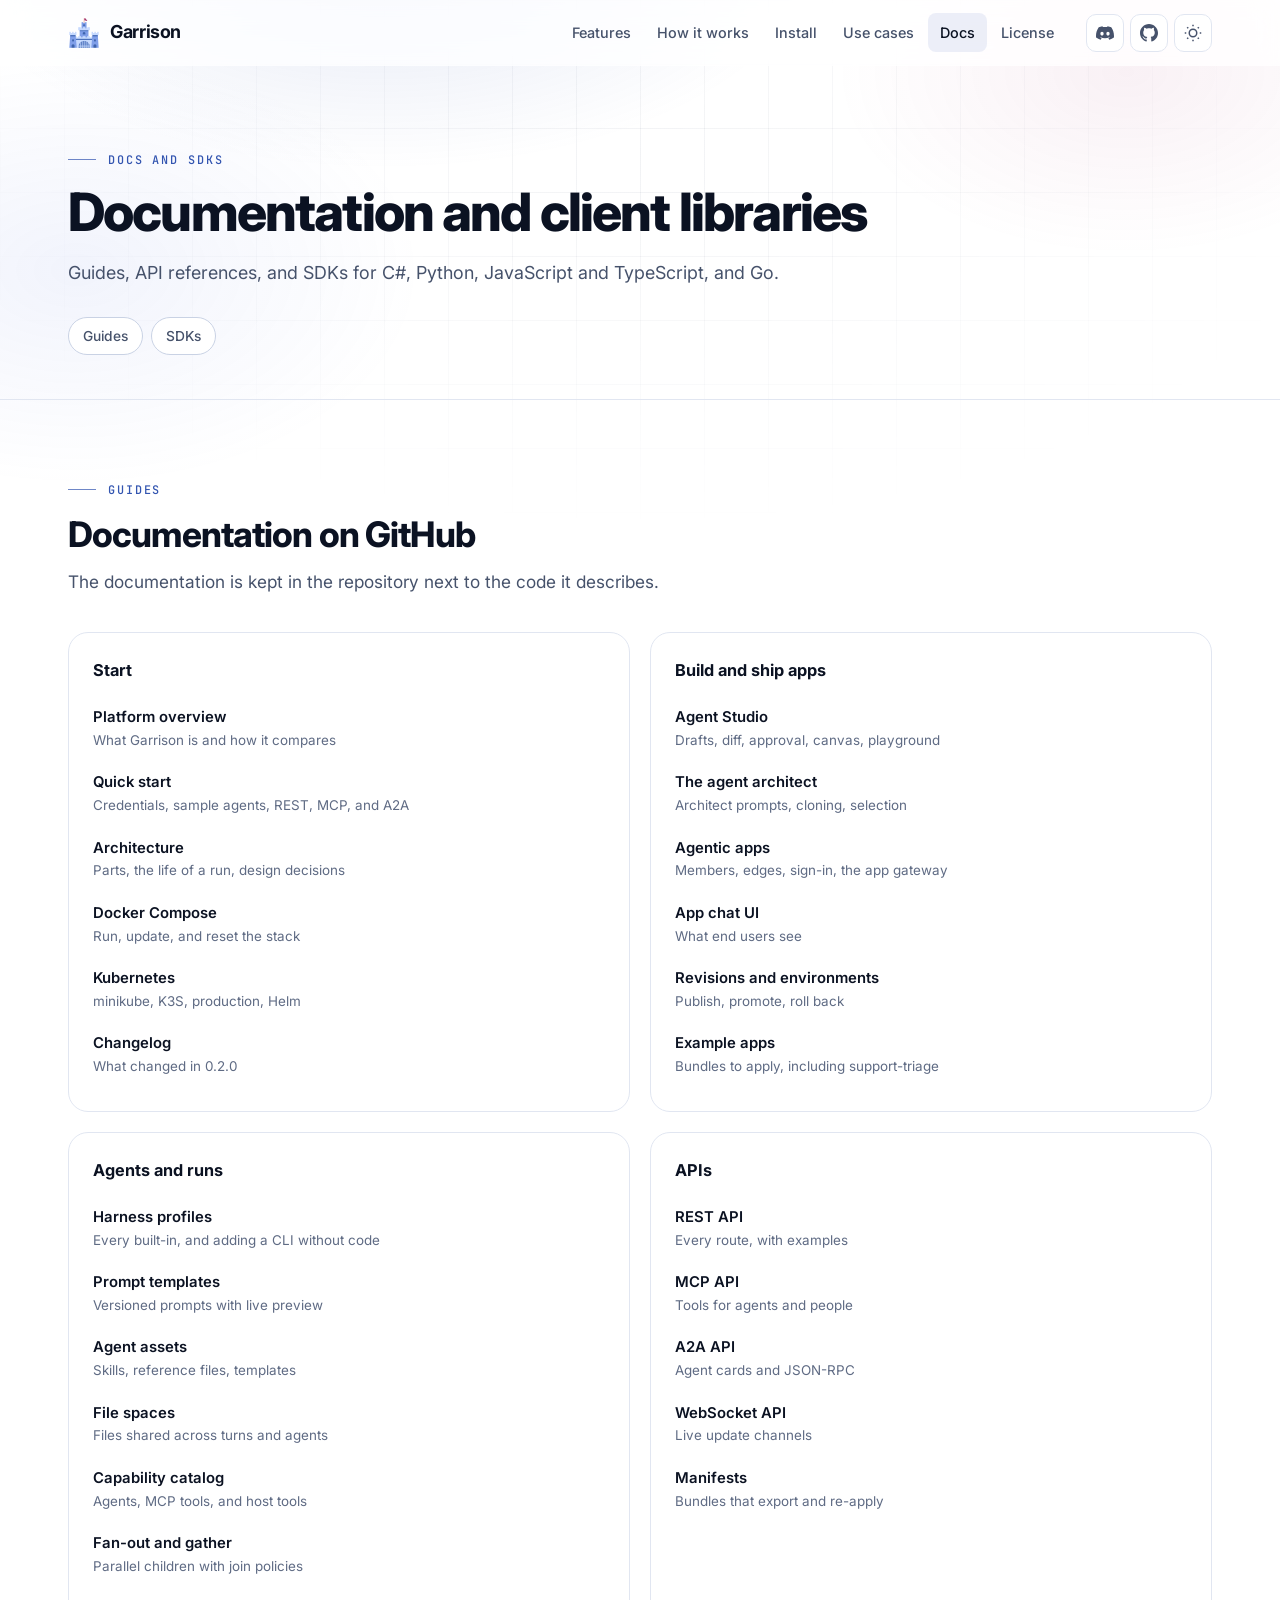
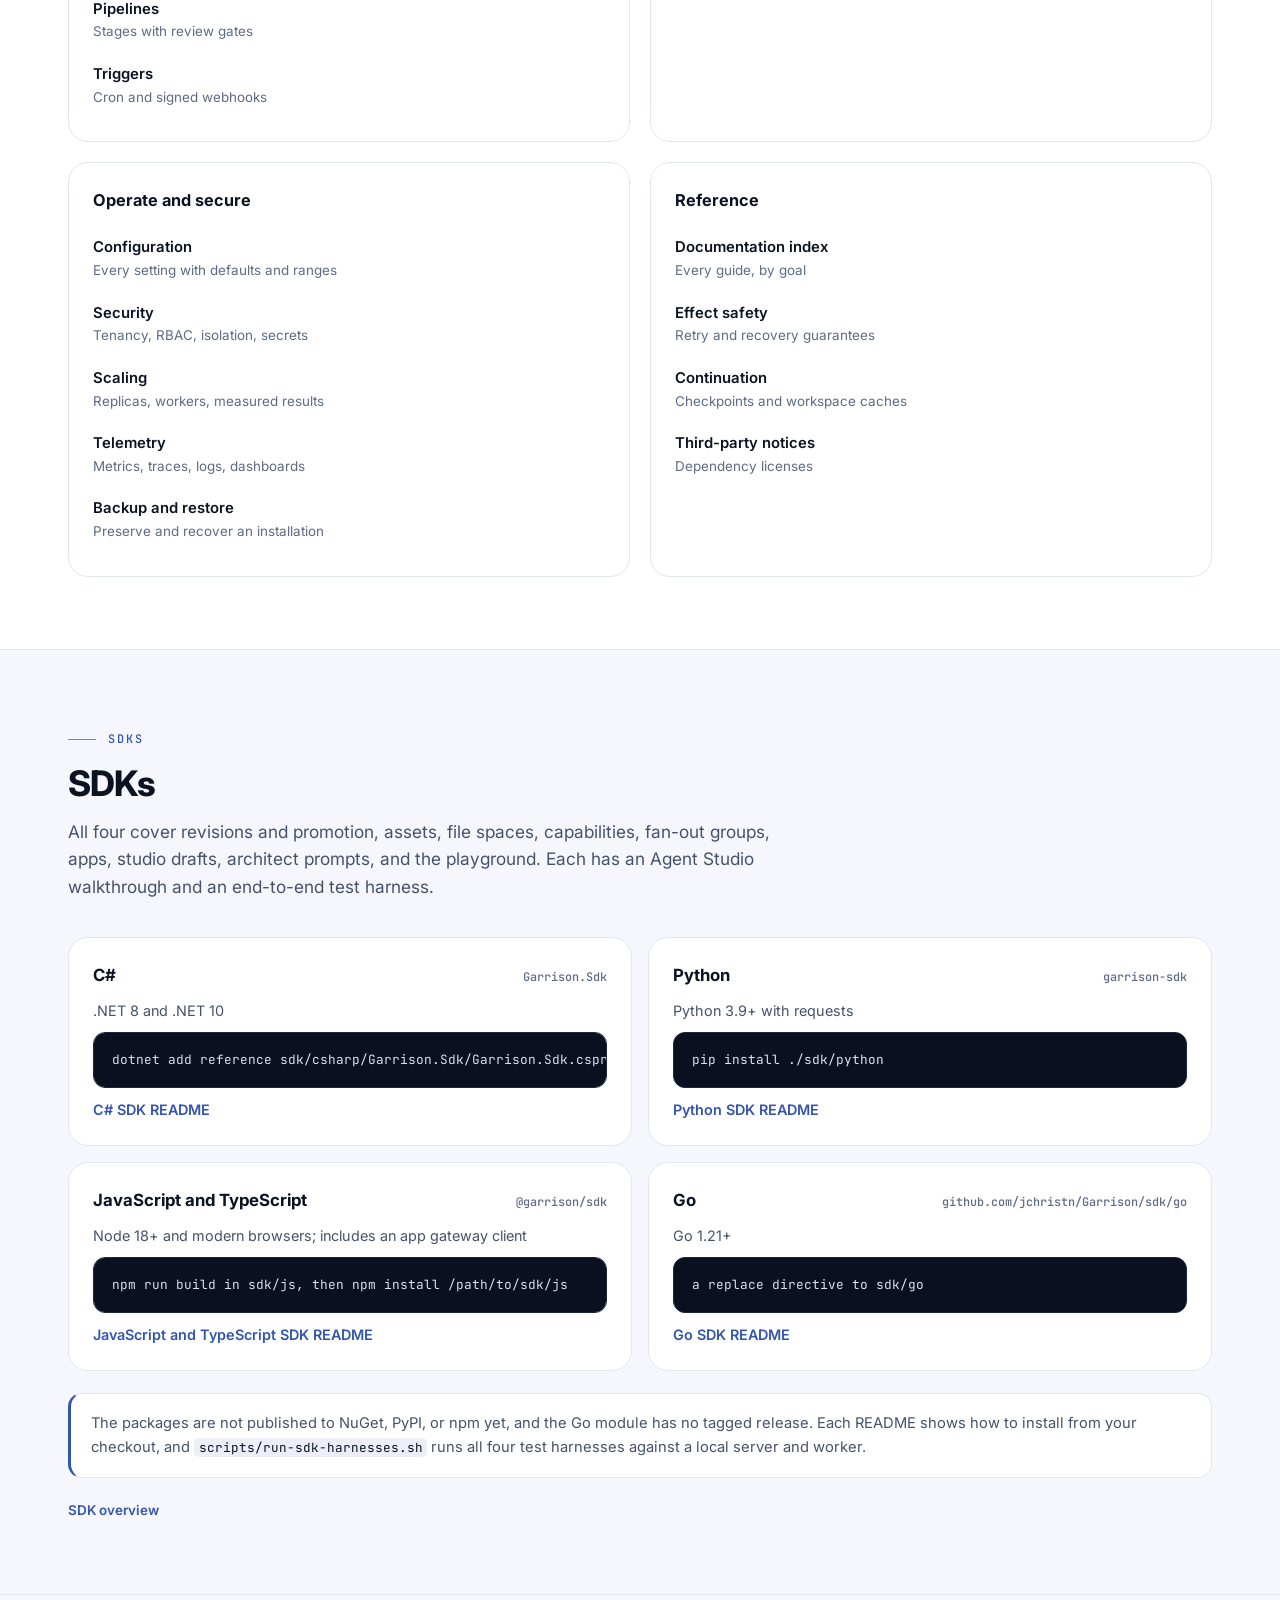
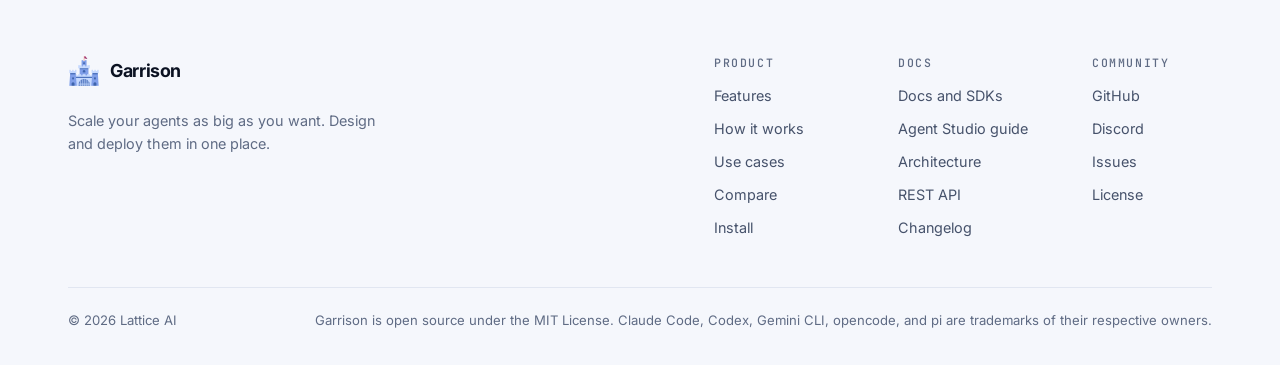
<file: docs.html>
<!DOCTYPE html>
<html lang="en">
<head>
  <meta charset="UTF-8">
  <meta name="viewport" content="width=device-width, initial-scale=1.0">
  <title>Docs and SDKs | Garrison</title>
  <meta name="description" content="Garrison documentation: Agent Studio, the agent architect, agentic apps, harness profiles, REST, MCP, A2A, and WebSocket APIs, plus SDKs for C#, Python, JavaScript and TypeScript, and Go.">
  <link rel="canonical" href="https://usegarrison.ai/docs.html">
  <meta property="og:site_name" content="Garrison">
  <meta property="og:title" content="Docs and SDKs | Garrison">
  <meta property="og:description" content="Garrison documentation: Agent Studio, the agent architect, agentic apps, harness profiles, REST, MCP, A2A, and WebSocket APIs, plus SDKs for C#, Python, JavaScript and TypeScript, and Go.">
  <meta property="og:type" content="website">
  <meta property="og:url" content="https://usegarrison.ai/docs.html">
  <meta property="og:image" content="https://usegarrison.ai/assets/og-image.png">
  <meta property="og:image:width" content="1200">
  <meta property="og:image:height" content="630">
  <meta property="og:image:alt" content="Garrison: scale your agents as big as you want, design and deploy them in one place">
  <meta name="twitter:card" content="summary_large_image">
  <meta name="twitter:title" content="Docs and SDKs | Garrison">
  <meta name="twitter:description" content="Garrison documentation: Agent Studio, the agent architect, agentic apps, harness profiles, REST, MCP, A2A, and WebSocket APIs, plus SDKs for C#, Python, JavaScript and TypeScript, and Go.">
  <meta name="twitter:image" content="https://usegarrison.ai/assets/og-image.png">
  <meta name="color-scheme" content="dark light">
  <link rel="icon" type="image/x-icon" href="favicon.ico">
  <link rel="icon" type="image/png" sizes="32x32" href="assets/icon-32.png">
  <link rel="apple-touch-icon" href="assets/apple-touch-icon.png">
  <link rel="preconnect" href="https://fonts.googleapis.com">
  <link rel="preconnect" href="https://fonts.gstatic.com" crossorigin>
  <link href="https://fonts.googleapis.com/css2?family=Inter:wght@400;450;500;600;700;800&family=JetBrains+Mono:wght@400;500&display=swap" rel="stylesheet">
  <link rel="stylesheet" href="styles.css">
  <script>
    // Apply the theme before first paint. A saved choice wins; otherwise follow the system preference.
    (function () {
      var saved = null;
      try { saved = localStorage.getItem('garrison-theme'); } catch (e) {}
      var theme = saved;
      if (theme !== 'light' && theme !== 'dark') {
        theme = (window.matchMedia && window.matchMedia('(prefers-color-scheme: light)').matches) ? 'light' : 'dark';
      }
      document.documentElement.setAttribute('data-theme', theme);
      document.documentElement.classList.add('js');
    })();
  </script>
</head>
<body>
  <a class="skip-link" href="#main">Skip to content</a>

  <div class="bg-layers" aria-hidden="true">
    <div class="bg-glow"></div>
    <div class="bg-grid"></div>
  </div>

  <header class="nav" id="nav">
    <div class="nav-inner">
      <a href="index.html" class="nav-logo" aria-label="Garrison home">
        <img src="assets/logo.png" alt="" class="nav-logo-img" width="32" height="32">
        <span class="wordmark">Garrison</span>
      </a>
      <nav class="nav-links" id="nav-links" aria-label="Primary">
        <a href="features.html">Features</a>
        <a href="how-it-works.html">How it works</a>
        <a href="install.html">Install</a>
        <a href="use-cases.html">Use cases</a>
        <a href="docs.html" aria-current="page">Docs</a>
        <a href="license.html">License</a>
      </nav>
      <div class="nav-actions">
        <a href="https://discord.gg/tRAN8HgvK5" target="_blank" rel="noopener" class="icon-btn" aria-label="Join the Garrison community on Discord" title="Discord">
          <svg width="18" height="18" viewBox="0 0 24 24" fill="currentColor" aria-hidden="true"><path d="M20.317 4.37a19.79 19.79 0 0 0-4.885-1.515.074.074 0 0 0-.079.037c-.211.375-.445.865-.608 1.25a18.27 18.27 0 0 0-5.487 0 12.64 12.64 0 0 0-.618-1.25.077.077 0 0 0-.079-.037A19.74 19.74 0 0 0 3.677 4.37a.07.07 0 0 0-.032.028C.533 9.046-.319 13.58.099 18.058a.082.082 0 0 0 .031.056 19.9 19.9 0 0 0 5.993 3.03.078.078 0 0 0 .084-.028c.462-.63.873-1.295 1.226-1.994a.076.076 0 0 0-.042-.106 13.1 13.1 0 0 1-1.872-.892.077.077 0 0 1-.008-.128c.126-.094.252-.192.372-.291a.074.074 0 0 1 .078-.011c3.928 1.793 8.18 1.793 12.061 0a.074.074 0 0 1 .079.01c.12.099.246.198.373.292a.077.077 0 0 1-.007.128 12.3 12.3 0 0 1-1.873.891.077.077 0 0 0-.041.107c.36.698.772 1.363 1.225 1.993a.076.076 0 0 0 .084.029 19.84 19.84 0 0 0 6.002-3.03.077.077 0 0 0 .031-.055c.5-5.177-.838-9.674-3.549-13.66a.061.061 0 0 0-.031-.029zM8.02 15.331c-1.183 0-2.157-1.086-2.157-2.419 0-1.333.956-2.419 2.157-2.419 1.211 0 2.176 1.095 2.157 2.42 0 1.332-.956 2.418-2.157 2.418zm7.975 0c-1.183 0-2.157-1.086-2.157-2.419 0-1.333.955-2.419 2.157-2.419 1.21 0 2.176 1.095 2.157 2.42 0 1.332-.946 2.418-2.157 2.418z"/></svg>
        </a>
        <a href="https://github.com/jchristn/Garrison" target="_blank" rel="noopener" class="icon-btn" aria-label="Garrison on GitHub" title="GitHub">
          <svg width="18" height="18" viewBox="0 0 24 24" fill="currentColor" aria-hidden="true"><path d="M12 0c-6.626 0-12 5.373-12 12 0 5.302 3.438 9.8 8.207 11.387.599.111.793-.261.793-.577v-2.234c-3.338.726-4.033-1.416-4.033-1.416-.546-1.387-1.333-1.756-1.333-1.756-1.089-.745.083-.729.083-.729 1.205.084 1.839 1.237 1.839 1.237 1.07 1.834 2.807 1.304 3.492.997.107-.775.418-1.305.762-1.604-2.665-.305-5.467-1.334-5.467-5.931 0-1.311.469-2.381 1.236-3.221-.124-.303-.535-1.524.117-3.176 0 0 1.008-.322 3.301 1.23.957-.266 1.983-.399 3.003-.404 1.02.005 2.047.138 3.006.404 2.291-1.552 3.297-1.23 3.297-1.23.653 1.653.242 2.874.118 3.176.77.84 1.235 1.911 1.235 3.221 0 4.609-2.807 5.624-5.479 5.921.43.372.823 1.102.823 2.222v3.293c0 .319.192.694.801.576 4.765-1.589 8.199-6.086 8.199-11.386 0-6.627-5.373-12-12-12z"/></svg>
        </a>
        <button type="button" class="icon-btn theme-toggle" id="theme-toggle" aria-label="Switch theme" title="Switch theme">
          <svg class="theme-icon-sun" width="18" height="18" viewBox="0 0 24 24" fill="none" stroke="currentColor" stroke-width="2" aria-hidden="true"><circle cx="12" cy="12" r="5"/><line x1="12" y1="1" x2="12" y2="3"/><line x1="12" y1="21" x2="12" y2="23"/><line x1="4.22" y1="4.22" x2="5.64" y2="5.64"/><line x1="18.36" y1="18.36" x2="19.78" y2="19.78"/><line x1="1" y1="12" x2="3" y2="12"/><line x1="21" y1="12" x2="23" y2="12"/><line x1="4.22" y1="19.78" x2="5.64" y2="18.36"/><line x1="18.36" y1="5.64" x2="19.78" y2="4.22"/></svg>
          <svg class="theme-icon-moon" width="18" height="18" viewBox="0 0 24 24" fill="none" stroke="currentColor" stroke-width="2" aria-hidden="true"><path d="M21 12.79A9 9 0 1 1 11.21 3 7 7 0 0 0 21 12.79z"/></svg>
        </button>
        <button type="button" class="icon-btn nav-toggle" id="nav-toggle" aria-label="Open menu" aria-expanded="false" aria-controls="nav-links">
          <svg width="18" height="18" viewBox="0 0 24 24" fill="none" stroke="currentColor" stroke-width="2" aria-hidden="true"><line x1="3" y1="6" x2="21" y2="6"/><line x1="3" y1="12" x2="21" y2="12"/><line x1="3" y1="18" x2="21" y2="18"/></svg>
        </button>
      </div>
    </div>
  </header>

  <main id="main">
<section class="page-hero">
  <div class="container">
    <p class="kicker">Docs and SDKs</p>
    <h1>Documentation and client libraries</h1>
    <p class="lead">Guides, API references, and SDKs for C#, Python, JavaScript and TypeScript, and Go.</p>
    <ul class="page-jump" aria-label="On this page">
      <li><a href="#guides">Guides</a></li>
      <li><a href="#sdks">SDKs</a></li>
    </ul>
  </div>
</section>
<section class="page-section" id="guides" aria-labelledby="guides-title">
  <div class="container">
    <p class="kicker">Guides</p>
    <h2 id="guides-title">Documentation on GitHub</h2>
    <p class="lead">The documentation is kept in the repository next to the code it describes.</p>
<div class="doc-groups">
<div class="doc-group reveal"><h3>Start</h3><ul>
<li><a href="https://github.com/jchristn/Garrison/blob/main/README.md" target="_blank" rel="noopener"><b>Platform overview</b><span>What Garrison is and how it compares</span></a></li>
<li><a href="https://github.com/jchristn/Garrison/blob/main/docs/QUICKSTART.md" target="_blank" rel="noopener"><b>Quick start</b><span>Credentials, sample agents, REST, MCP, and A2A</span></a></li>
<li><a href="https://github.com/jchristn/Garrison/blob/main/docs/ARCHITECTURE.md" target="_blank" rel="noopener"><b>Architecture</b><span>Parts, the life of a run, design decisions</span></a></li>
<li><a href="https://github.com/jchristn/Garrison/blob/main/docs/DOCKER.md" target="_blank" rel="noopener"><b>Docker Compose</b><span>Run, update, and reset the stack</span></a></li>
<li><a href="https://github.com/jchristn/Garrison/blob/main/docs/KUBERNETES.md" target="_blank" rel="noopener"><b>Kubernetes</b><span>minikube, K3S, production, Helm</span></a></li>
<li><a href="https://github.com/jchristn/Garrison/blob/main/CHANGELOG.md" target="_blank" rel="noopener"><b>Changelog</b><span>What changed in 0.2.0</span></a></li>
</ul></div>
<div class="doc-group reveal"><h3>Build and ship apps</h3><ul>
<li><a href="https://github.com/jchristn/Garrison/blob/main/docs/STUDIO.md" target="_blank" rel="noopener"><b>Agent Studio</b><span>Drafts, diff, approval, canvas, playground</span></a></li>
<li><a href="https://github.com/jchristn/Garrison/blob/main/docs/ARCHITECT.md" target="_blank" rel="noopener"><b>The agent architect</b><span>Architect prompts, cloning, selection</span></a></li>
<li><a href="https://github.com/jchristn/Garrison/blob/main/docs/APPS.md" target="_blank" rel="noopener"><b>Agentic apps</b><span>Members, edges, sign-in, the app gateway</span></a></li>
<li><a href="https://github.com/jchristn/Garrison/blob/main/docs/APP_UI.md" target="_blank" rel="noopener"><b>App chat UI</b><span>What end users see</span></a></li>
<li><a href="https://github.com/jchristn/Garrison/blob/main/docs/REVISIONS.md" target="_blank" rel="noopener"><b>Revisions and environments</b><span>Publish, promote, roll back</span></a></li>
<li><a href="https://github.com/jchristn/Garrison/blob/main/examples/agentic-apps/README.md" target="_blank" rel="noopener"><b>Example apps</b><span>Bundles to apply, including support-triage</span></a></li>
</ul></div>
<div class="doc-group reveal"><h3>Agents and runs</h3><ul>
<li><a href="https://github.com/jchristn/Garrison/blob/main/docs/HARNESSES.md" target="_blank" rel="noopener"><b>Harness profiles</b><span>Every built-in, and adding a CLI without code</span></a></li>
<li><a href="https://github.com/jchristn/Garrison/blob/main/docs/PROMPTS.md" target="_blank" rel="noopener"><b>Prompt templates</b><span>Versioned prompts with live preview</span></a></li>
<li><a href="https://github.com/jchristn/Garrison/blob/main/docs/ASSETS.md" target="_blank" rel="noopener"><b>Agent assets</b><span>Skills, reference files, templates</span></a></li>
<li><a href="https://github.com/jchristn/Garrison/blob/main/docs/FILE_SPACES.md" target="_blank" rel="noopener"><b>File spaces</b><span>Files shared across turns and agents</span></a></li>
<li><a href="https://github.com/jchristn/Garrison/blob/main/docs/CAPABILITIES.md" target="_blank" rel="noopener"><b>Capability catalog</b><span>Agents, MCP tools, and host tools</span></a></li>
<li><a href="https://github.com/jchristn/Garrison/blob/main/docs/FAN_OUT.md" target="_blank" rel="noopener"><b>Fan-out and gather</b><span>Parallel children with join policies</span></a></li>
<li><a href="https://github.com/jchristn/Garrison/blob/main/docs/PIPELINES.md" target="_blank" rel="noopener"><b>Pipelines</b><span>Stages with review gates</span></a></li>
<li><a href="https://github.com/jchristn/Garrison/blob/main/docs/TRIGGERS.md" target="_blank" rel="noopener"><b>Triggers</b><span>Cron and signed webhooks</span></a></li>
</ul></div>
<div class="doc-group reveal"><h3>APIs</h3><ul>
<li><a href="https://github.com/jchristn/Garrison/blob/main/REST_API.md" target="_blank" rel="noopener"><b>REST API</b><span>Every route, with examples</span></a></li>
<li><a href="https://github.com/jchristn/Garrison/blob/main/MCP_API.md" target="_blank" rel="noopener"><b>MCP API</b><span>Tools for agents and people</span></a></li>
<li><a href="https://github.com/jchristn/Garrison/blob/main/A2A_API.md" target="_blank" rel="noopener"><b>A2A API</b><span>Agent cards and JSON-RPC</span></a></li>
<li><a href="https://github.com/jchristn/Garrison/blob/main/WEBSOCKETS_API.md" target="_blank" rel="noopener"><b>WebSocket API</b><span>Live update channels</span></a></li>
<li><a href="https://github.com/jchristn/Garrison/blob/main/docs/MANIFESTS.md" target="_blank" rel="noopener"><b>Manifests</b><span>Bundles that export and re-apply</span></a></li>
</ul></div>
<div class="doc-group reveal"><h3>Operate and secure</h3><ul>
<li><a href="https://github.com/jchristn/Garrison/blob/main/docs/CONFIGURATION.md" target="_blank" rel="noopener"><b>Configuration</b><span>Every setting with defaults and ranges</span></a></li>
<li><a href="https://github.com/jchristn/Garrison/blob/main/docs/SECURITY.md" target="_blank" rel="noopener"><b>Security</b><span>Tenancy, RBAC, isolation, secrets</span></a></li>
<li><a href="https://github.com/jchristn/Garrison/blob/main/docs/SCALING.md" target="_blank" rel="noopener"><b>Scaling</b><span>Replicas, workers, measured results</span></a></li>
<li><a href="https://github.com/jchristn/Garrison/blob/main/docs/TELEMETRY.md" target="_blank" rel="noopener"><b>Telemetry</b><span>Metrics, traces, logs, dashboards</span></a></li>
<li><a href="https://github.com/jchristn/Garrison/blob/main/docs/BACKUP.md" target="_blank" rel="noopener"><b>Backup and restore</b><span>Preserve and recover an installation</span></a></li>
</ul></div>
<div class="doc-group reveal"><h3>Reference</h3><ul>
<li><a href="https://github.com/jchristn/Garrison/blob/main/docs/README.md" target="_blank" rel="noopener"><b>Documentation index</b><span>Every guide, by goal</span></a></li>
<li><a href="https://github.com/jchristn/Garrison/blob/main/docs/effect-safety.md" target="_blank" rel="noopener"><b>Effect safety</b><span>Retry and recovery guarantees</span></a></li>
<li><a href="https://github.com/jchristn/Garrison/blob/main/docs/CONTINUATION.md" target="_blank" rel="noopener"><b>Continuation</b><span>Checkpoints and workspace caches</span></a></li>
<li><a href="https://github.com/jchristn/Garrison/blob/main/THIRD_PARTY_NOTICES.md" target="_blank" rel="noopener"><b>Third-party notices</b><span>Dependency licenses</span></a></li>
</ul></div>
</div>
  </div>
</section>
<section class="page-section band" id="sdks" aria-labelledby="sdks-title">
  <div class="container">
    <p class="kicker">SDKs</p>
    <h2 id="sdks-title">SDKs</h2>
    <p class="lead">All four cover revisions and promotion, assets, file spaces, capabilities, fan-out groups, apps, studio drafts, architect prompts, and the playground. Each has an Agent Studio walkthrough and an end-to-end test harness.</p>
<div class="sdk-grid">
<article class="sdk-card reveal"><h3>C#<span>Garrison.Sdk</span></h3><p>.NET 8 and .NET 10</p><div class="code"><pre aria-label="Install"><code>dotnet add reference sdk/csharp/Garrison.Sdk/Garrison.Sdk.csproj</code></pre></div><p class="doc-ref"><a href="https://github.com/jchristn/Garrison/tree/main/sdk/csharp" target="_blank" rel="noopener">C# SDK README</a></p></article>
<article class="sdk-card reveal"><h3>Python<span>garrison-sdk</span></h3><p>Python 3.9+ with requests</p><div class="code"><pre aria-label="Install"><code>pip install ./sdk/python</code></pre></div><p class="doc-ref"><a href="https://github.com/jchristn/Garrison/tree/main/sdk/python" target="_blank" rel="noopener">Python SDK README</a></p></article>
<article class="sdk-card reveal"><h3>JavaScript and TypeScript<span>@garrison/sdk</span></h3><p>Node 18+ and modern browsers; includes an app gateway client</p><div class="code"><pre aria-label="Install"><code>npm run build in sdk/js, then npm install /path/to/sdk/js</code></pre></div><p class="doc-ref"><a href="https://github.com/jchristn/Garrison/tree/main/sdk/js" target="_blank" rel="noopener">JavaScript and TypeScript SDK README</a></p></article>
<article class="sdk-card reveal"><h3>Go<span>github.com/jchristn/Garrison/sdk/go</span></h3><p>Go 1.21+</p><div class="code"><pre aria-label="Install"><code>a replace directive to sdk/go</code></pre></div><p class="doc-ref"><a href="https://github.com/jchristn/Garrison/tree/main/sdk/go" target="_blank" rel="noopener">Go SDK README</a></p></article>
</div><div class="callout reveal"><div>The packages are not published to NuGet, PyPI, or npm yet, and the Go module has no tagged release. Each README shows how to install from your checkout, and <code>scripts/run-sdk-harnesses.sh</code> runs all four test harnesses against a local server and worker.</div></div><p class="doc-ref"><a href="https://github.com/jchristn/Garrison/blob/main/sdk/README.md" target="_blank" rel="noopener">SDK overview</a></p>
  </div>
</section>
</main>

  <footer class="footer">
    <div class="container">
      <div class="footer-inner">
        <div class="footer-brand">
          <a href="index.html" class="nav-logo" aria-label="Garrison home">
            <img src="assets/logo.png" alt="" class="nav-logo-img" width="32" height="32">
            <span class="wordmark">Garrison</span>
          </a>
          <p>Scale your agents as big as you want. Design and deploy them in one place.</p>
        </div>
        <div class="footer-links">
          <div class="footer-col">
            <h2 class="footer-heading">Product</h2>
            <a href="features.html">Features</a>
            <a href="how-it-works.html">How it works</a>
            <a href="use-cases.html">Use cases</a>
            <a href="index.html#compare">Compare</a>
            <a href="install.html">Install</a>
          </div>
          <div class="footer-col">
            <h2 class="footer-heading">Docs</h2>
            <a href="docs.html">Docs and SDKs</a>
            <a href="https://github.com/jchristn/Garrison/blob/main/docs/STUDIO.md" target="_blank" rel="noopener">Agent Studio guide</a>
            <a href="https://github.com/jchristn/Garrison/blob/main/docs/ARCHITECTURE.md" target="_blank" rel="noopener">Architecture</a>
            <a href="https://github.com/jchristn/Garrison/blob/main/REST_API.md" target="_blank" rel="noopener">REST API</a>
            <a href="https://github.com/jchristn/Garrison/blob/main/CHANGELOG.md" target="_blank" rel="noopener">Changelog</a>
          </div>
          <div class="footer-col">
            <h2 class="footer-heading">Community</h2>
            <a href="https://github.com/jchristn/Garrison" target="_blank" rel="noopener">GitHub</a>
            <a href="https://discord.gg/tRAN8HgvK5" target="_blank" rel="noopener">Discord</a>
            <a href="https://github.com/jchristn/Garrison/issues" target="_blank" rel="noopener">Issues</a>
            <a href="license.html">License</a>
          </div>
        </div>
      </div>
      <div class="footer-bottom">
        <span>&copy; 2026 Lattice AI</span>
        <span>Garrison is open source under the MIT License. Claude Code, Codex, Gemini CLI, opencode, and pi are trademarks of their respective owners.</span>
      </div>
    </div>
  </footer>

  <script src="script.js"></script>
</body>
</html>
</file>
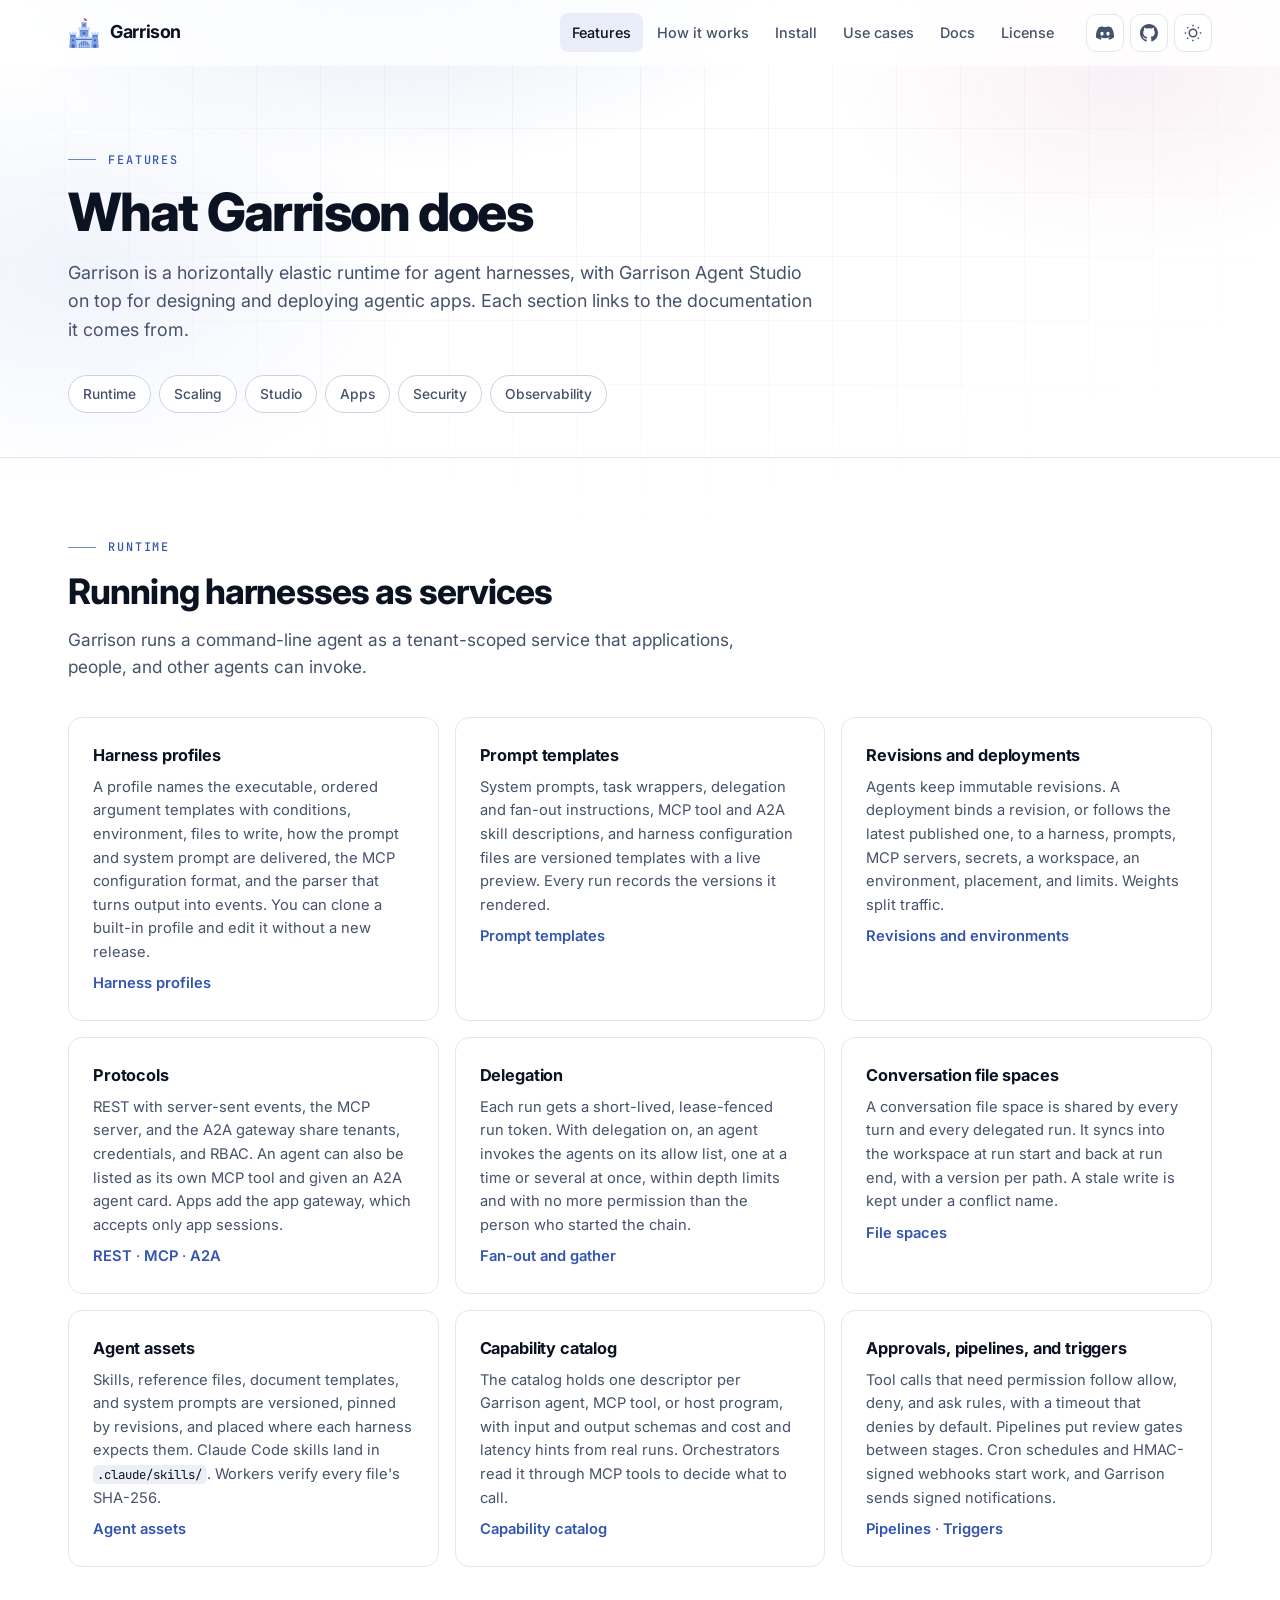
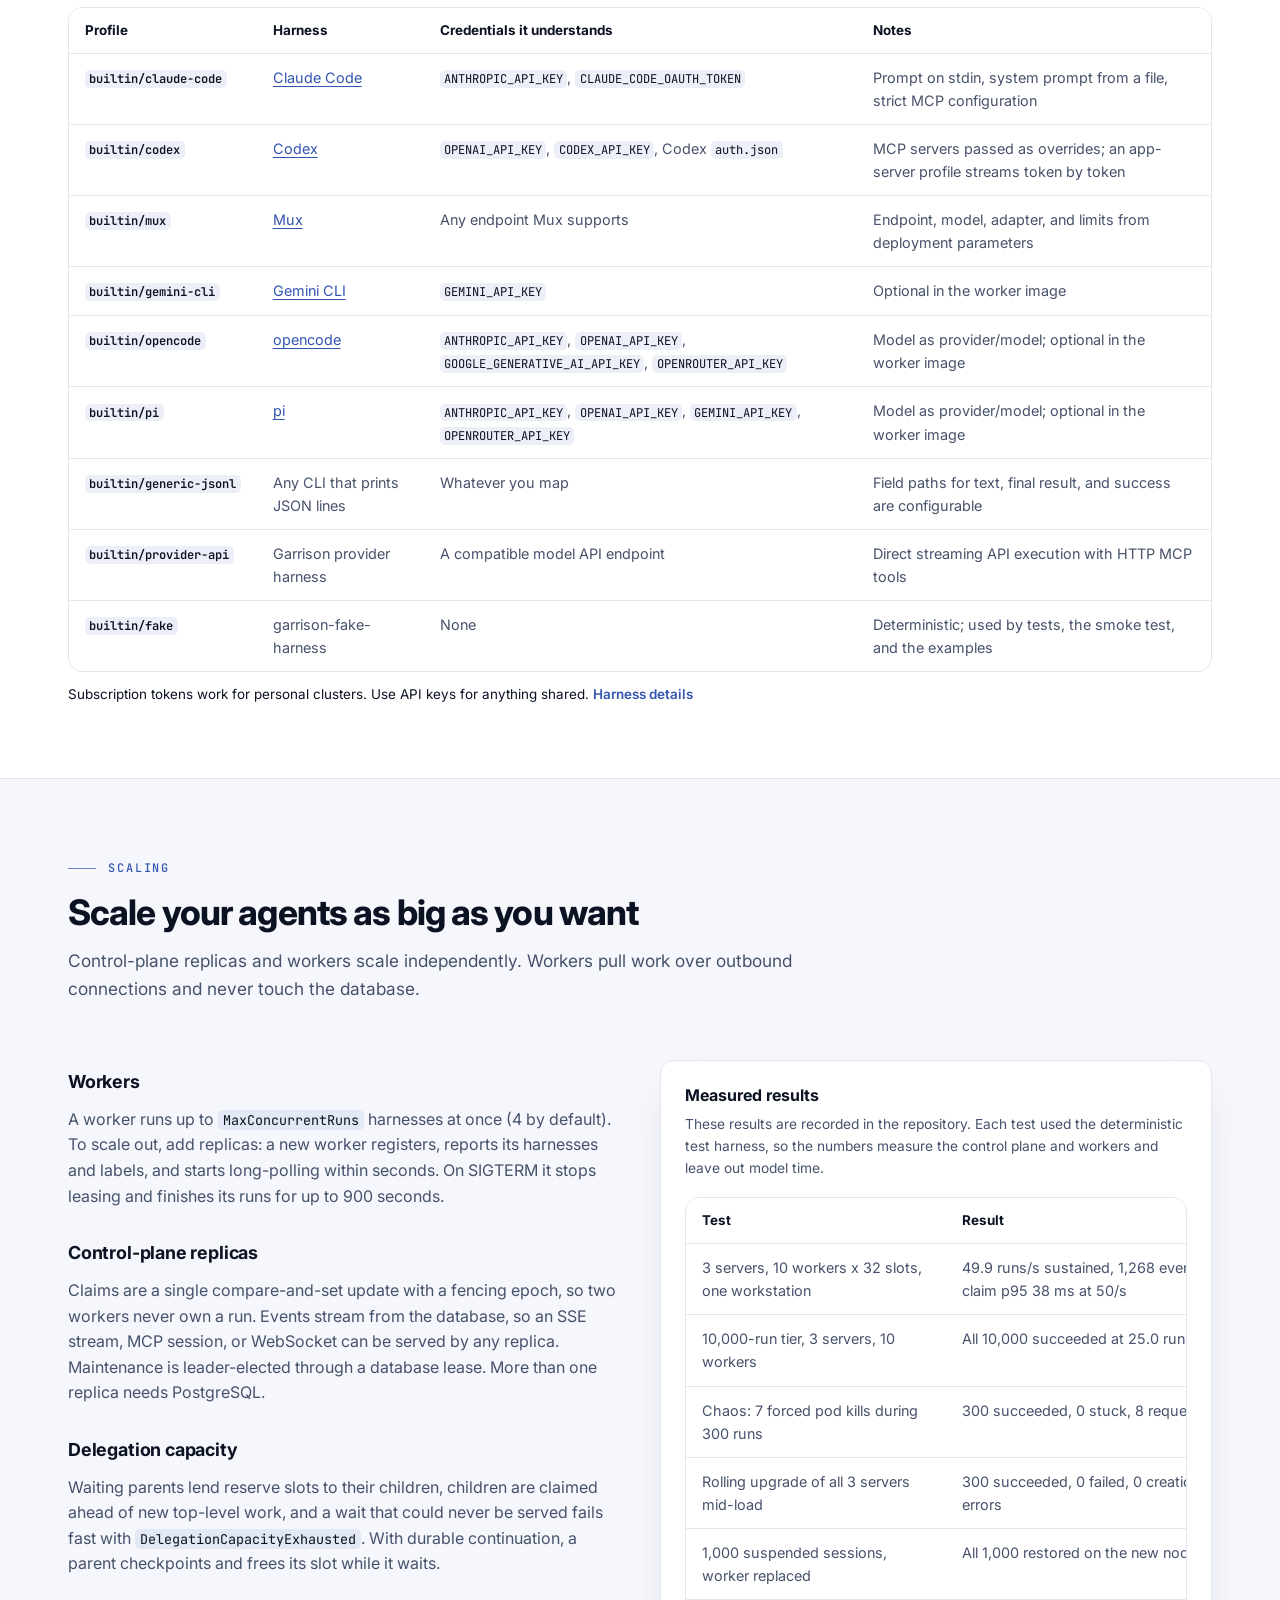
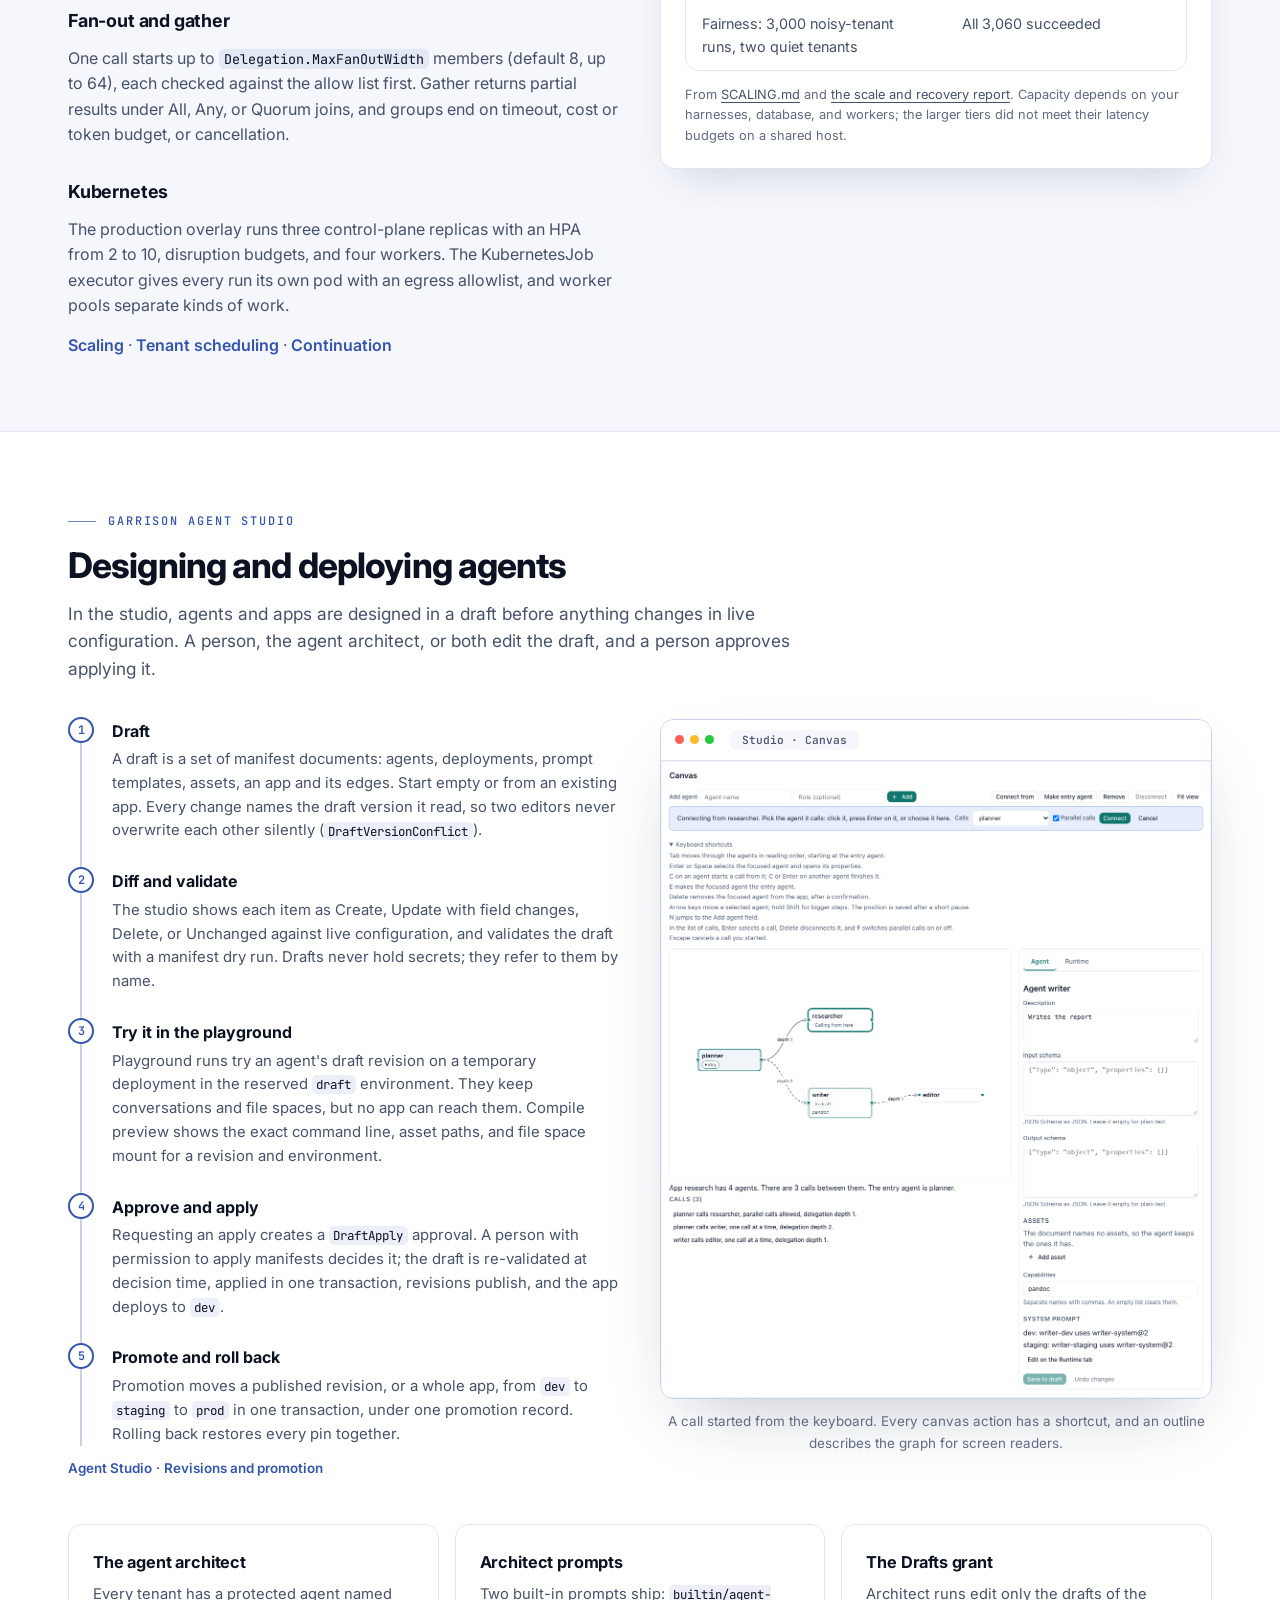
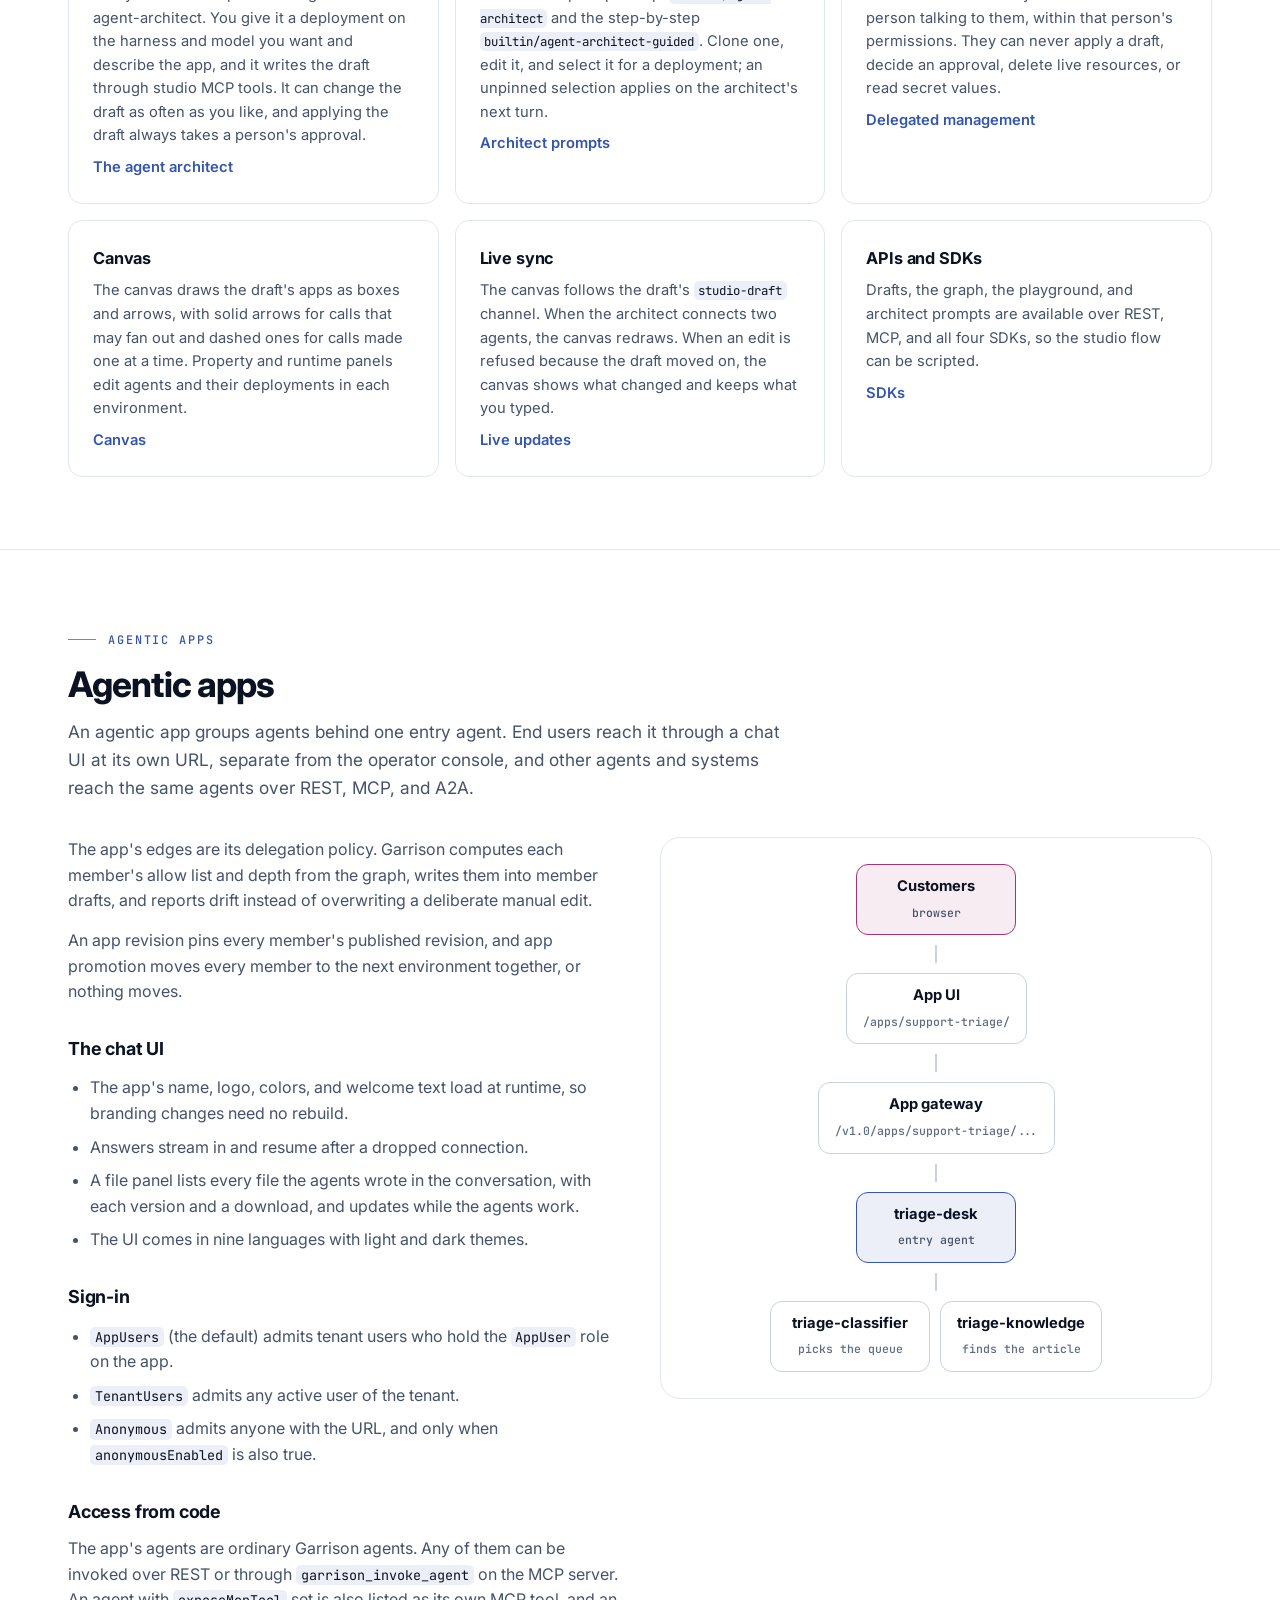
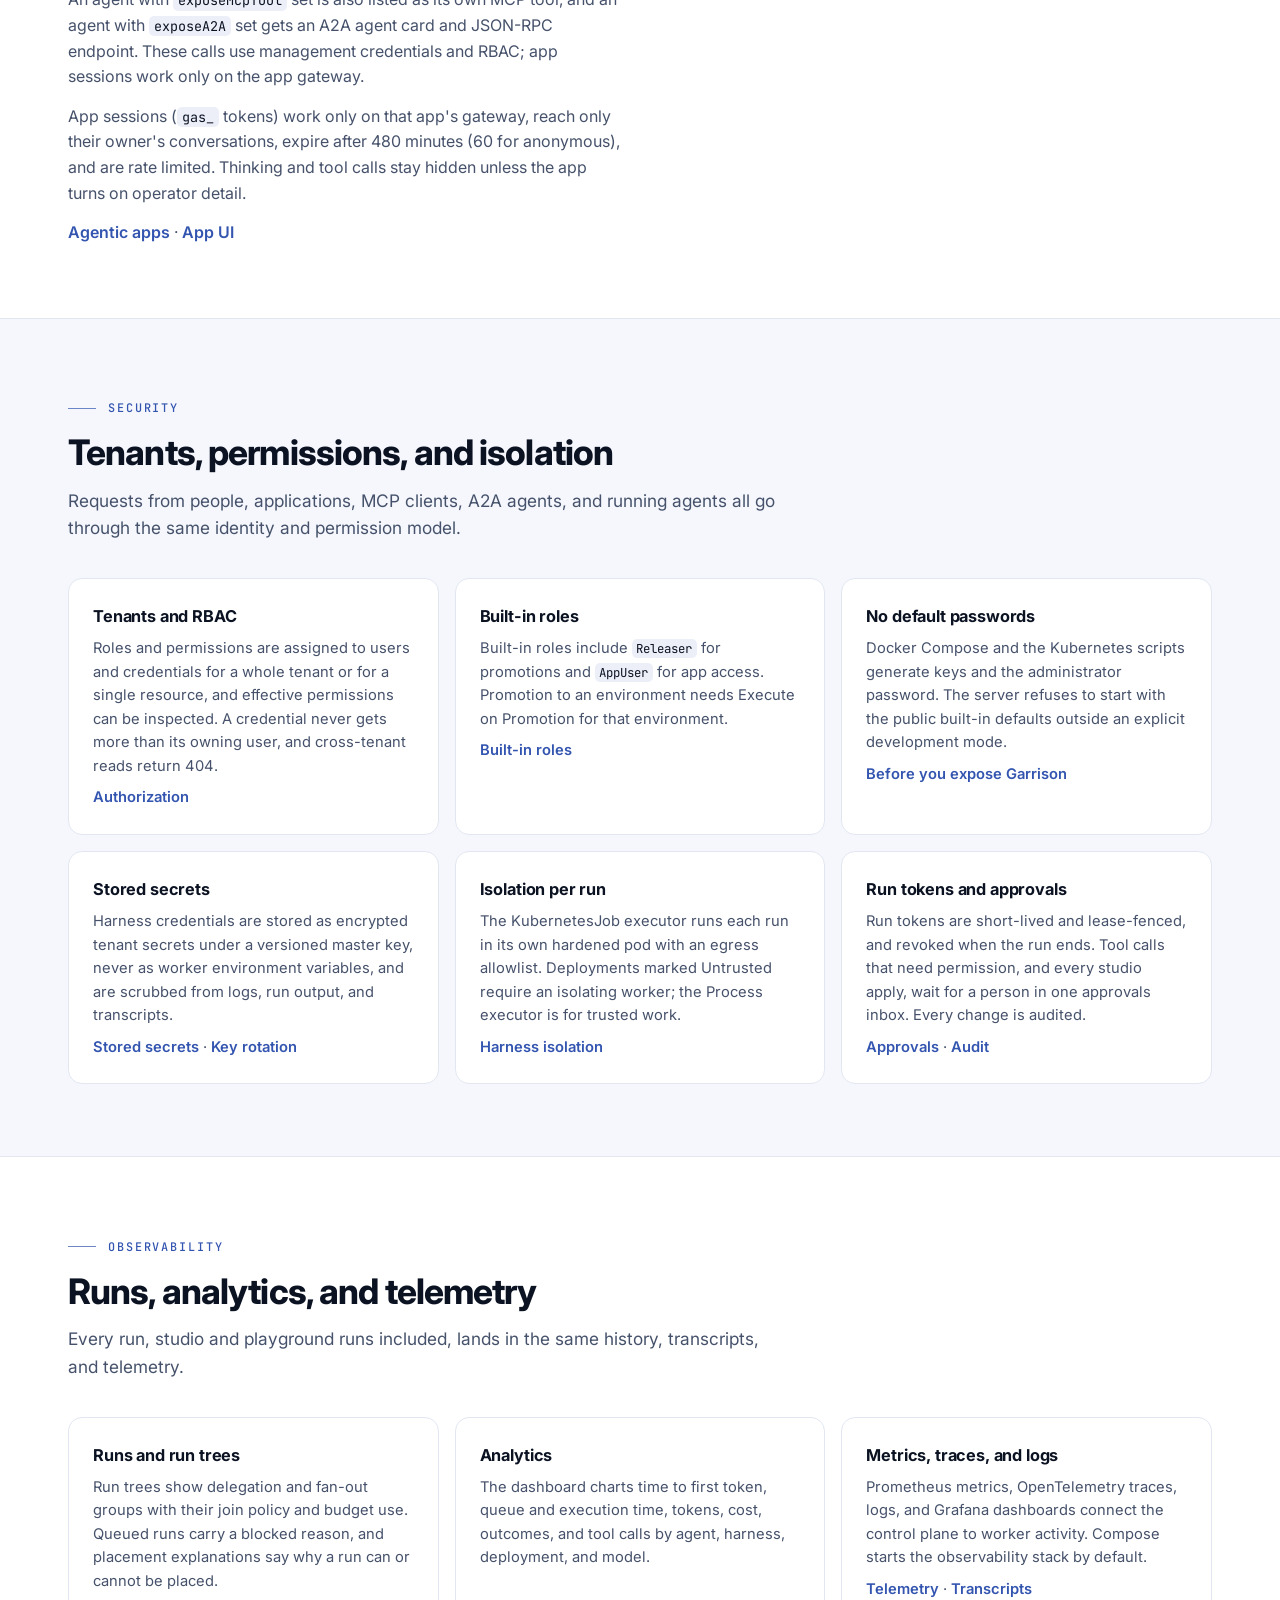
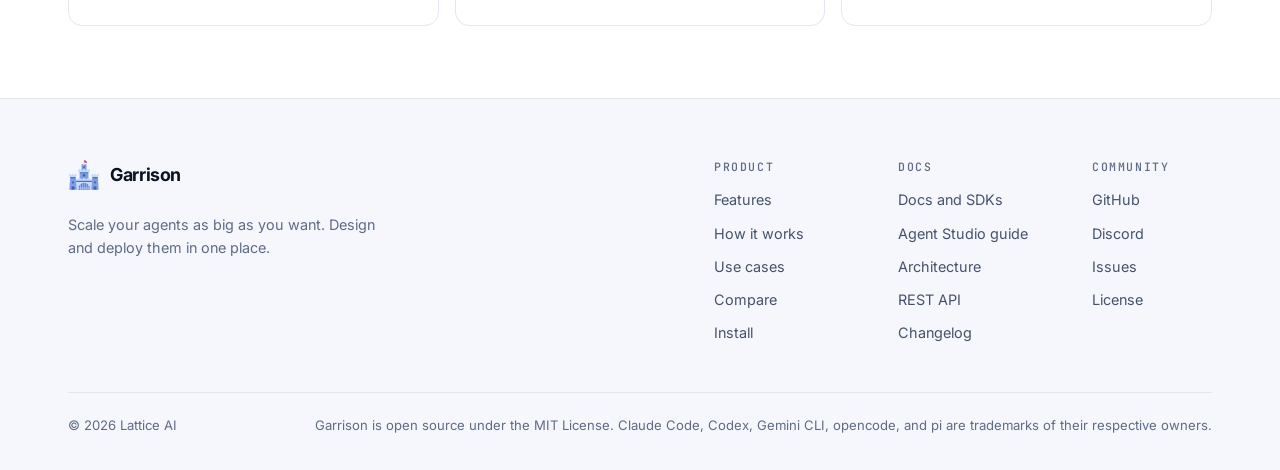
<file: features.html>
<!DOCTYPE html>
<html lang="en">
<head>
  <meta charset="UTF-8">
  <meta name="viewport" content="width=device-width, initial-scale=1.0">
  <title>Features: runtime, scaling, Agent Studio, apps, security | Garrison</title>
  <meta name="description" content="What Garrison 0.2.0 does: harness profiles for Claude Code, Codex, Mux, Gemini CLI, opencode, and pi, pull-based scaling, Garrison Agent Studio with drafts, approvals, playground, and promotion, agentic apps with their own chat UI, and multi-tenant security.">
  <link rel="canonical" href="https://usegarrison.ai/features.html">
  <meta property="og:site_name" content="Garrison">
  <meta property="og:title" content="Features: runtime, scaling, Agent Studio, apps, security | Garrison">
  <meta property="og:description" content="What Garrison 0.2.0 does: harness profiles for Claude Code, Codex, Mux, Gemini CLI, opencode, and pi, pull-based scaling, Garrison Agent Studio with drafts, approvals, playground, and promotion, agentic apps with their own chat UI, and multi-tenant security.">
  <meta property="og:type" content="website">
  <meta property="og:url" content="https://usegarrison.ai/features.html">
  <meta property="og:image" content="https://usegarrison.ai/assets/og-image.png">
  <meta property="og:image:width" content="1200">
  <meta property="og:image:height" content="630">
  <meta property="og:image:alt" content="Garrison: scale your agents as big as you want, design and deploy them in one place">
  <meta name="twitter:card" content="summary_large_image">
  <meta name="twitter:title" content="Features: runtime, scaling, Agent Studio, apps, security | Garrison">
  <meta name="twitter:description" content="What Garrison 0.2.0 does: harness profiles for Claude Code, Codex, Mux, Gemini CLI, opencode, and pi, pull-based scaling, Garrison Agent Studio with drafts, approvals, playground, and promotion, agentic apps with their own chat UI, and multi-tenant security.">
  <meta name="twitter:image" content="https://usegarrison.ai/assets/og-image.png">
  <meta name="color-scheme" content="dark light">
  <link rel="icon" type="image/x-icon" href="favicon.ico">
  <link rel="icon" type="image/png" sizes="32x32" href="assets/icon-32.png">
  <link rel="apple-touch-icon" href="assets/apple-touch-icon.png">
  <link rel="preconnect" href="https://fonts.googleapis.com">
  <link rel="preconnect" href="https://fonts.gstatic.com" crossorigin>
  <link href="https://fonts.googleapis.com/css2?family=Inter:wght@400;450;500;600;700;800&family=JetBrains+Mono:wght@400;500&display=swap" rel="stylesheet">
  <link rel="stylesheet" href="styles.css">
  <script>
    // Apply the theme before first paint. A saved choice wins; otherwise follow the system preference.
    (function () {
      var saved = null;
      try { saved = localStorage.getItem('garrison-theme'); } catch (e) {}
      var theme = saved;
      if (theme !== 'light' && theme !== 'dark') {
        theme = (window.matchMedia && window.matchMedia('(prefers-color-scheme: light)').matches) ? 'light' : 'dark';
      }
      document.documentElement.setAttribute('data-theme', theme);
      document.documentElement.classList.add('js');
    })();
  </script>
</head>
<body>
  <a class="skip-link" href="#main">Skip to content</a>

  <div class="bg-layers" aria-hidden="true">
    <div class="bg-glow"></div>
    <div class="bg-grid"></div>
  </div>

  <header class="nav" id="nav">
    <div class="nav-inner">
      <a href="index.html" class="nav-logo" aria-label="Garrison home">
        <img src="assets/logo.png" alt="" class="nav-logo-img" width="32" height="32">
        <span class="wordmark">Garrison</span>
      </a>
      <nav class="nav-links" id="nav-links" aria-label="Primary">
        <a href="features.html" aria-current="page">Features</a>
        <a href="how-it-works.html">How it works</a>
        <a href="install.html">Install</a>
        <a href="use-cases.html">Use cases</a>
        <a href="docs.html">Docs</a>
        <a href="license.html">License</a>
      </nav>
      <div class="nav-actions">
        <a href="https://discord.gg/tRAN8HgvK5" target="_blank" rel="noopener" class="icon-btn" aria-label="Join the Garrison community on Discord" title="Discord">
          <svg width="18" height="18" viewBox="0 0 24 24" fill="currentColor" aria-hidden="true"><path d="M20.317 4.37a19.79 19.79 0 0 0-4.885-1.515.074.074 0 0 0-.079.037c-.211.375-.445.865-.608 1.25a18.27 18.27 0 0 0-5.487 0 12.64 12.64 0 0 0-.618-1.25.077.077 0 0 0-.079-.037A19.74 19.74 0 0 0 3.677 4.37a.07.07 0 0 0-.032.028C.533 9.046-.319 13.58.099 18.058a.082.082 0 0 0 .031.056 19.9 19.9 0 0 0 5.993 3.03.078.078 0 0 0 .084-.028c.462-.63.873-1.295 1.226-1.994a.076.076 0 0 0-.042-.106 13.1 13.1 0 0 1-1.872-.892.077.077 0 0 1-.008-.128c.126-.094.252-.192.372-.291a.074.074 0 0 1 .078-.011c3.928 1.793 8.18 1.793 12.061 0a.074.074 0 0 1 .079.01c.12.099.246.198.373.292a.077.077 0 0 1-.007.128 12.3 12.3 0 0 1-1.873.891.077.077 0 0 0-.041.107c.36.698.772 1.363 1.225 1.993a.076.076 0 0 0 .084.029 19.84 19.84 0 0 0 6.002-3.03.077.077 0 0 0 .031-.055c.5-5.177-.838-9.674-3.549-13.66a.061.061 0 0 0-.031-.029zM8.02 15.331c-1.183 0-2.157-1.086-2.157-2.419 0-1.333.956-2.419 2.157-2.419 1.211 0 2.176 1.095 2.157 2.42 0 1.332-.956 2.418-2.157 2.418zm7.975 0c-1.183 0-2.157-1.086-2.157-2.419 0-1.333.955-2.419 2.157-2.419 1.21 0 2.176 1.095 2.157 2.42 0 1.332-.946 2.418-2.157 2.418z"/></svg>
        </a>
        <a href="https://github.com/jchristn/Garrison" target="_blank" rel="noopener" class="icon-btn" aria-label="Garrison on GitHub" title="GitHub">
          <svg width="18" height="18" viewBox="0 0 24 24" fill="currentColor" aria-hidden="true"><path d="M12 0c-6.626 0-12 5.373-12 12 0 5.302 3.438 9.8 8.207 11.387.599.111.793-.261.793-.577v-2.234c-3.338.726-4.033-1.416-4.033-1.416-.546-1.387-1.333-1.756-1.333-1.756-1.089-.745.083-.729.083-.729 1.205.084 1.839 1.237 1.839 1.237 1.07 1.834 2.807 1.304 3.492.997.107-.775.418-1.305.762-1.604-2.665-.305-5.467-1.334-5.467-5.931 0-1.311.469-2.381 1.236-3.221-.124-.303-.535-1.524.117-3.176 0 0 1.008-.322 3.301 1.23.957-.266 1.983-.399 3.003-.404 1.02.005 2.047.138 3.006.404 2.291-1.552 3.297-1.23 3.297-1.23.653 1.653.242 2.874.118 3.176.77.84 1.235 1.911 1.235 3.221 0 4.609-2.807 5.624-5.479 5.921.43.372.823 1.102.823 2.222v3.293c0 .319.192.694.801.576 4.765-1.589 8.199-6.086 8.199-11.386 0-6.627-5.373-12-12-12z"/></svg>
        </a>
        <button type="button" class="icon-btn theme-toggle" id="theme-toggle" aria-label="Switch theme" title="Switch theme">
          <svg class="theme-icon-sun" width="18" height="18" viewBox="0 0 24 24" fill="none" stroke="currentColor" stroke-width="2" aria-hidden="true"><circle cx="12" cy="12" r="5"/><line x1="12" y1="1" x2="12" y2="3"/><line x1="12" y1="21" x2="12" y2="23"/><line x1="4.22" y1="4.22" x2="5.64" y2="5.64"/><line x1="18.36" y1="18.36" x2="19.78" y2="19.78"/><line x1="1" y1="12" x2="3" y2="12"/><line x1="21" y1="12" x2="23" y2="12"/><line x1="4.22" y1="19.78" x2="5.64" y2="18.36"/><line x1="18.36" y1="5.64" x2="19.78" y2="4.22"/></svg>
          <svg class="theme-icon-moon" width="18" height="18" viewBox="0 0 24 24" fill="none" stroke="currentColor" stroke-width="2" aria-hidden="true"><path d="M21 12.79A9 9 0 1 1 11.21 3 7 7 0 0 0 21 12.79z"/></svg>
        </button>
        <button type="button" class="icon-btn nav-toggle" id="nav-toggle" aria-label="Open menu" aria-expanded="false" aria-controls="nav-links">
          <svg width="18" height="18" viewBox="0 0 24 24" fill="none" stroke="currentColor" stroke-width="2" aria-hidden="true"><line x1="3" y1="6" x2="21" y2="6"/><line x1="3" y1="12" x2="21" y2="12"/><line x1="3" y1="18" x2="21" y2="18"/></svg>
        </button>
      </div>
    </div>
  </header>

  <main id="main">
<section class="page-hero">
  <div class="container">
    <p class="kicker">Features</p>
    <h1>What Garrison does</h1>
    <p class="lead">Garrison is a horizontally elastic runtime for agent harnesses, with Garrison Agent Studio on top for designing and deploying agentic apps. Each section links to the documentation it comes from.</p>
    <ul class="page-jump" aria-label="On this page">
      <li><a href="#runtime">Runtime</a></li>
      <li><a href="#scaling">Scaling</a></li>
      <li><a href="#studio">Studio</a></li>
      <li><a href="#apps">Apps</a></li>
      <li><a href="#security">Security</a></li>
      <li><a href="#observe">Observability</a></li>
    </ul>
  </div>
</section>
<section class="page-section" id="runtime" aria-labelledby="runtime-title">
  <div class="container">
    <p class="kicker">Runtime</p>
    <h2 id="runtime-title">Running harnesses as services</h2>
    <p class="lead">Garrison runs a command-line agent as a tenant-scoped service that applications, people, and other agents can invoke.</p>
<div class="card-list three"><article class="info-card reveal"><h3>Harness profiles</h3><p>A profile names the executable, ordered argument templates with conditions, environment, files to write, how the prompt and system prompt are delivered, the MCP configuration format, and the parser that turns output into events. You can clone a built-in profile and edit it without a new release.</p><p class="doc-ref"><a href="https://github.com/jchristn/Garrison/blob/main/docs/HARNESSES.md" target="_blank" rel="noopener">Harness profiles</a></p></article><article class="info-card reveal"><h3>Prompt templates</h3><p>System prompts, task wrappers, delegation and fan-out instructions, MCP tool and A2A skill descriptions, and harness configuration files are versioned templates with a live preview. Every run records the versions it rendered.</p><p class="doc-ref"><a href="https://github.com/jchristn/Garrison/blob/main/docs/PROMPTS.md" target="_blank" rel="noopener">Prompt templates</a></p></article><article class="info-card reveal"><h3>Revisions and deployments</h3><p>Agents keep immutable revisions. A deployment binds a revision, or follows the latest published one, to a harness, prompts, MCP servers, secrets, a workspace, an environment, placement, and limits. Weights split traffic.</p><p class="doc-ref"><a href="https://github.com/jchristn/Garrison/blob/main/docs/REVISIONS.md" target="_blank" rel="noopener">Revisions and environments</a></p></article><article class="info-card reveal"><h3>Protocols</h3><p>REST with server-sent events, the MCP server, and the A2A gateway share tenants, credentials, and RBAC. An agent can also be listed as its own MCP tool and given an A2A agent card. Apps add the app gateway, which accepts only app sessions.</p><p class="doc-ref"><a href="https://github.com/jchristn/Garrison/blob/main/REST_API.md" target="_blank" rel="noopener">REST</a> &middot; <a href="https://github.com/jchristn/Garrison/blob/main/MCP_API.md" target="_blank" rel="noopener">MCP</a> &middot; <a href="https://github.com/jchristn/Garrison/blob/main/A2A_API.md" target="_blank" rel="noopener">A2A</a></p></article><article class="info-card reveal"><h3>Delegation</h3><p>Each run gets a short-lived, lease-fenced run token. With delegation on, an agent invokes the agents on its allow list, one at a time or several at once, within depth limits and with no more permission than the person who started the chain.</p><p class="doc-ref"><a href="https://github.com/jchristn/Garrison/blob/main/docs/FAN_OUT.md" target="_blank" rel="noopener">Fan-out and gather</a></p></article><article class="info-card reveal"><h3>Conversation file spaces</h3><p>A conversation file space is shared by every turn and every delegated run. It syncs into the workspace at run start and back at run end, with a version per path. A stale write is kept under a conflict name.</p><p class="doc-ref"><a href="https://github.com/jchristn/Garrison/blob/main/docs/FILE_SPACES.md" target="_blank" rel="noopener">File spaces</a></p></article><article class="info-card reveal"><h3>Agent assets</h3><p>Skills, reference files, document templates, and system prompts are versioned, pinned by revisions, and placed where each harness expects them. Claude Code skills land in <code>.claude/skills/</code>. Workers verify every file's SHA-256.</p><p class="doc-ref"><a href="https://github.com/jchristn/Garrison/blob/main/docs/ASSETS.md" target="_blank" rel="noopener">Agent assets</a></p></article><article class="info-card reveal"><h3>Capability catalog</h3><p>The catalog holds one descriptor per Garrison agent, MCP tool, or host program, with input and output schemas and cost and latency hints from real runs. Orchestrators read it through MCP tools to decide what to call.</p><p class="doc-ref"><a href="https://github.com/jchristn/Garrison/blob/main/docs/CAPABILITIES.md" target="_blank" rel="noopener">Capability catalog</a></p></article><article class="info-card reveal"><h3>Approvals, pipelines, and triggers</h3><p>Tool calls that need permission follow allow, deny, and ask rules, with a timeout that denies by default. Pipelines put review gates between stages. Cron schedules and HMAC-signed webhooks start work, and Garrison sends signed notifications.</p><p class="doc-ref"><a href="https://github.com/jchristn/Garrison/blob/main/docs/PIPELINES.md" target="_blank" rel="noopener">Pipelines</a> &middot; <a href="https://github.com/jchristn/Garrison/blob/main/docs/TRIGGERS.md" target="_blank" rel="noopener">Triggers</a></p></article></div>
<h3 class="visually-hidden">Built-in harness profiles</h3><div style="margin-top:40px"><div class="table-scroll reveal"><table class="data-table"><caption class="visually-hidden">Built-in harness profiles</caption><thead><tr><th scope="col">Profile</th><th scope="col">Harness</th><th scope="col">Credentials it understands</th><th scope="col">Notes</th></tr></thead><tbody><tr><th scope="row"><code>builtin/claude-code</code></th><td><a href="https://docs.anthropic.com/en/docs/claude-code/overview" target="_blank" rel="noopener">Claude Code</a></td><td><code>ANTHROPIC_API_KEY</code>, <code>CLAUDE_CODE_OAUTH_TOKEN</code></td><td>Prompt on stdin, system prompt from a file, strict MCP configuration</td></tr>
<tr><th scope="row"><code>builtin/codex</code></th><td><a href="https://github.com/openai/codex" target="_blank" rel="noopener">Codex</a></td><td><code>OPENAI_API_KEY</code>, <code>CODEX_API_KEY</code>, Codex <code>auth.json</code></td><td>MCP servers passed as overrides; an app-server profile streams token by token</td></tr>
<tr><th scope="row"><code>builtin/mux</code></th><td><a href="https://usemux.ai" target="_blank" rel="noopener">Mux</a></td><td>Any endpoint Mux supports</td><td>Endpoint, model, adapter, and limits from deployment parameters</td></tr>
<tr><th scope="row"><code>builtin/gemini-cli</code></th><td><a href="https://github.com/google-gemini/gemini-cli" target="_blank" rel="noopener">Gemini CLI</a></td><td><code>GEMINI_API_KEY</code></td><td>Optional in the worker image</td></tr>
<tr><th scope="row"><code>builtin/opencode</code></th><td><a href="https://opencode.ai/" target="_blank" rel="noopener">opencode</a></td><td><code>ANTHROPIC_API_KEY</code>, <code>OPENAI_API_KEY</code>, <code>GOOGLE_GENERATIVE_AI_API_KEY</code>, <code>OPENROUTER_API_KEY</code></td><td>Model as provider/model; optional in the worker image</td></tr>
<tr><th scope="row"><code>builtin/pi</code></th><td><a href="https://pi.dev" target="_blank" rel="noopener">pi</a></td><td><code>ANTHROPIC_API_KEY</code>, <code>OPENAI_API_KEY</code>, <code>GEMINI_API_KEY</code>, <code>OPENROUTER_API_KEY</code></td><td>Model as provider/model; optional in the worker image</td></tr>
<tr><th scope="row"><code>builtin/generic-jsonl</code></th><td>Any CLI that prints JSON lines</td><td>Whatever you map</td><td>Field paths for text, final result, and success are configurable</td></tr>
<tr><th scope="row"><code>builtin/provider-api</code></th><td>Garrison provider harness</td><td>A compatible model API endpoint</td><td>Direct streaming API execution with HTTP MCP tools</td></tr>
<tr><th scope="row"><code>builtin/fake</code></th><td>garrison-fake-harness</td><td>None</td><td>Deterministic; used by tests, the smoke test, and the examples</td></tr></tbody></table></div></div><p class="doc-ref">Subscription tokens work for personal clusters. Use API keys for anything shared. <a href="https://github.com/jchristn/Garrison/blob/main/docs/HARNESSES.md" target="_blank" rel="noopener">Harness details</a></p>
  </div>
</section>
<section class="page-section band" id="scaling" aria-labelledby="scaling-title">
  <div class="container">
    <p class="kicker">Scaling</p>
    <h2 id="scaling-title">Scale your agents as big as you want</h2>
    <p class="lead">Control-plane replicas and workers scale independently. Workers pull work over outbound connections and never touch the database.</p>
<div class="two-up"><div class="prose reveal"><h3>Workers</h3><p>A worker runs up to <code class="code-inline">MaxConcurrentRuns</code> harnesses at once (4 by default). To scale out, add replicas: a new worker registers, reports its harnesses and labels, and starts long-polling within seconds. On SIGTERM it stops leasing and finishes its runs for up to 900 seconds.</p><h3>Control-plane replicas</h3><p>Claims are a single compare-and-set update with a fencing epoch, so two workers never own a run. Events stream from the database, so an SSE stream, MCP session, or WebSocket can be served by any replica. Maintenance is leader-elected through a database lease. More than one replica needs PostgreSQL.</p><h3>Delegation capacity</h3><p>Waiting parents lend reserve slots to their children, children are claimed ahead of new top-level work, and a wait that could never be served fails fast with <code class="code-inline">DelegationCapacityExhausted</code>. With durable continuation, a parent checkpoints and frees its slot while it waits.</p><h3>Fan-out and gather</h3><p>One call starts up to <code class="code-inline">Delegation.MaxFanOutWidth</code> members (default 8, up to 64), each checked against the allow list first. Gather returns partial results under All, Any, or Quorum joins, and groups end on timeout, cost or token budget, or cancellation.</p><h3>Kubernetes</h3><p>The production overlay runs three control-plane replicas with an HPA from 2 to 10, disruption budgets, and four workers. The KubernetesJob executor gives every run its own pod with an egress allowlist, and worker pools separate kinds of work.</p><p class="doc-ref"><a href="https://github.com/jchristn/Garrison/blob/main/docs/SCALING.md" target="_blank" rel="noopener">Scaling</a> &middot; <a href="https://github.com/jchristn/Garrison/blob/main/docs/TENANT_SCHEDULING.md" target="_blank" rel="noopener">Tenant scheduling</a> &middot; <a href="https://github.com/jchristn/Garrison/blob/main/docs/CONTINUATION.md" target="_blank" rel="noopener">Continuation</a></p></div><div><div class="measure reveal visible"><p class="measure-title">Measured results</p><p class="measure-sub">These results are recorded in the repository. Each test used the deterministic test harness, so the numbers measure the control plane and workers and leave out model time.</p><div class="table-scroll"><table class="data-table"><thead><tr><th scope="col">Test</th><th scope="col">Result</th></tr></thead><tbody><tr><td>3 servers, 10 workers x 32 slots, one workstation</td><td>49.9 runs/s sustained, 1,268 events/s, claim p95 38 ms at 50/s</td></tr><tr><td>10,000-run tier, 3 servers, 10 workers</td><td>All 10,000 succeeded at 25.0 runs/s</td></tr><tr><td>Chaos: 7 forced pod kills during 300 runs</td><td>300 succeeded, 0 stuck, 8 requeued</td></tr><tr><td>Rolling upgrade of all 3 servers mid-load</td><td>300 succeeded, 0 failed, 0 creation errors</td></tr><tr><td>1,000 suspended sessions, worker replaced</td><td>All 1,000 restored on the new node</td></tr><tr><td>Fairness: 3,000 noisy-tenant runs, two quiet tenants</td><td>All 3,060 succeeded</td></tr></tbody></table></div><p class="measure-foot">From <a href="https://github.com/jchristn/Garrison/blob/main/docs/SCALING.md#measured-results" target="_blank" rel="noopener">SCALING.md</a> and <a href="https://github.com/jchristn/Garrison/blob/main/docs/testing/D062_SCALE_RECOVERY.md" target="_blank" rel="noopener">the scale and recovery report</a>. Capacity depends on your harnesses, database, and workers; the larger tiers did not meet their latency budgets on a shared host.</p></div></div></div>
  </div>
</section>
<section class="page-section" id="studio" aria-labelledby="studio-title">
  <div class="container">
    <p class="kicker">Garrison Agent Studio</p>
    <h2 id="studio-title">Designing and deploying agents</h2>
    <p class="lead">In the studio, agents and apps are designed in a draft before anything changes in live configuration. A person, the agent architect, or both edit the draft, and a person approves applying it.</p>
<div class="two-up"><div><ol class="flow reveal"><li><h3>Draft</h3><p>A draft is a set of manifest documents: agents, deployments, prompt templates, assets, an app and its edges. Start empty or from an existing app. Every change names the draft version it read, so two editors never overwrite each other silently (<code>DraftVersionConflict</code>).</p></li><li><h3>Diff and validate</h3><p>The studio shows each item as Create, Update with field changes, Delete, or Unchanged against live configuration, and validates the draft with a manifest dry run. Drafts never hold secrets; they refer to them by name.</p></li><li><h3>Try it in the playground</h3><p>Playground runs try an agent's draft revision on a temporary deployment in the reserved <code>draft</code> environment. They keep conversations and file spaces, but no app can reach them. Compile preview shows the exact command line, asset paths, and file space mount for a revision and environment.</p></li><li><h3>Approve and apply</h3><p>Requesting an apply creates a <code>DraftApply</code> approval. A person with permission to apply manifests decides it; the draft is re-validated at decision time, applied in one transaction, revisions publish, and the app deploys to <code>dev</code>.</p></li><li><h3>Promote and roll back</h3><p>Promotion moves a published revision, or a whole app, from <code>dev</code> to <code>staging</code> to <code>prod</code> in one transaction, under one promotion record. Rolling back restores every pin together.</p></li></ol><p class="doc-ref"><a href="https://github.com/jchristn/Garrison/blob/main/docs/STUDIO.md" target="_blank" rel="noopener">Agent Studio</a> &middot; <a href="https://github.com/jchristn/Garrison/blob/main/docs/REVISIONS.md" target="_blank" rel="noopener">Revisions and promotion</a></p></div><div><figure class="reveal"><div class="shot-single"><div class="shot-bar"><span class="wdot red"></span><span class="wdot yellow"></span><span class="wdot green"></span><span class="shot-url">Studio &middot; Canvas</span></div><img src="assets/studio/studio-canvas-keyboard.png" alt="The studio canvas with a call being started from the keyboard: the connect bar names the caller and the list of keyboard shortcuts is open" width="1148" height="1331" loading="lazy"></div><figcaption class="shot-caption">A call started from the keyboard. Every canvas action has a shortcut, and an outline describes the graph for screen readers.</figcaption></figure></div></div><div class="card-list three" style="margin-top:44px"><article class="info-card reveal"><h3>The agent architect</h3><p>Every tenant has a protected agent named agent-architect. You give it a deployment on the harness and model you want and describe the app, and it writes the draft through studio MCP tools. It can change the draft as often as you like, and applying the draft always takes a person's approval.</p><p class="doc-ref"><a href="https://github.com/jchristn/Garrison/blob/main/docs/ARCHITECT.md" target="_blank" rel="noopener">The agent architect</a></p></article><article class="info-card reveal"><h3>Architect prompts</h3><p>Two built-in prompts ship: <code>builtin/agent-architect</code> and the step-by-step <code>builtin/agent-architect-guided</code>. Clone one, edit it, and select it for a deployment; an unpinned selection applies on the architect's next turn.</p><p class="doc-ref"><a href="https://github.com/jchristn/Garrison/blob/main/docs/ARCHITECT.md#architect-prompts" target="_blank" rel="noopener">Architect prompts</a></p></article><article class="info-card reveal"><h3>The Drafts grant</h3><p>Architect runs edit only the drafts of the person talking to them, within that person's permissions. They can never apply a draft, decide an approval, delete live resources, or read secret values.</p><p class="doc-ref"><a href="https://github.com/jchristn/Garrison/blob/main/docs/STUDIO.md#delegated-management" target="_blank" rel="noopener">Delegated management</a></p></article><article class="info-card reveal"><h3>Canvas</h3><p>The canvas draws the draft's apps as boxes and arrows, with solid arrows for calls that may fan out and dashed ones for calls made one at a time. Property and runtime panels edit agents and their deployments in each environment.</p><p class="doc-ref"><a href="https://github.com/jchristn/Garrison/blob/main/docs/STUDIO.md#canvas" target="_blank" rel="noopener">Canvas</a></p></article><article class="info-card reveal"><h3>Live sync</h3><p>The canvas follows the draft's <code>studio-draft</code> channel. When the architect connects two agents, the canvas redraws. When an edit is refused because the draft moved on, the canvas shows what changed and keeps what you typed.</p><p class="doc-ref"><a href="https://github.com/jchristn/Garrison/blob/main/docs/STUDIO.md#live-updates-and-conflicts" target="_blank" rel="noopener">Live updates</a></p></article><article class="info-card reveal"><h3>APIs and SDKs</h3><p>Drafts, the graph, the playground, and architect prompts are available over REST, MCP, and all four SDKs, so the studio flow can be scripted.</p><p class="doc-ref"><a href="https://github.com/jchristn/Garrison/blob/main/sdk/README.md" target="_blank" rel="noopener">SDKs</a></p></article></div>
  </div>
</section>
<section class="page-section" id="apps" aria-labelledby="apps-title">
  <div class="container">
    <p class="kicker">Agentic apps</p>
    <h2 id="apps-title">Agentic apps</h2>
    <p class="lead">An agentic app groups agents behind one entry agent. End users reach it through a chat UI at its own URL, separate from the operator console, and other agents and systems reach the same agents over REST, MCP, and A2A.</p>
<div class="two-up"><div class="prose reveal"><p>The app's edges are its delegation policy. Garrison computes each member's allow list and depth from the graph, writes them into member drafts, and reports drift instead of overwriting a deliberate manual edit.</p><p>An app revision pins every member's published revision, and app promotion moves every member to the next environment together, or nothing moves.</p><h3>The chat UI</h3><ul><li>The app's name, logo, colors, and welcome text load at runtime, so branding changes need no rebuild.</li><li>Answers stream in and resume after a dropped connection.</li><li>A file panel lists every file the agents wrote in the conversation, with each version and a download, and updates while the agents work.</li><li>The UI comes in nine languages with light and dark themes.</li></ul><h3>Sign-in</h3><ul><li><code class="code-inline">AppUsers</code> (the default) admits tenant users who hold the <code class="code-inline">AppUser</code> role on the app.</li><li><code class="code-inline">TenantUsers</code> admits any active user of the tenant.</li><li><code class="code-inline">Anonymous</code> admits anyone with the URL, and only when <code class="code-inline">anonymousEnabled</code> is also true.</li></ul><h3>Access from code</h3><p>The app's agents are ordinary Garrison agents. Any of them can be invoked over REST or through <code class="code-inline">garrison_invoke_agent</code> on the MCP server. An agent with <code class="code-inline">exposeMcpTool</code> set is also listed as its own MCP tool, and an agent with <code class="code-inline">exposeA2A</code> set gets an A2A agent card and JSON-RPC endpoint. These calls use management credentials and RBAC; app sessions work only on the app gateway.</p><p>App sessions (<code class="code-inline">gas_</code> tokens) work only on that app's gateway, reach only their owner's conversations, expire after 480 minutes (60 for anonymous), and are rate limited. Thinking and tool calls stay hidden unless the app turns on operator detail.</p><p class="doc-ref"><a href="https://github.com/jchristn/Garrison/blob/main/docs/APPS.md" target="_blank" rel="noopener">Agentic apps</a> &middot; <a href="https://github.com/jchristn/Garrison/blob/main/docs/APP_UI.md" target="_blank" rel="noopener">App UI</a></p></div><div class="app-diagram reveal" role="img" aria-label="Customers reach the app UI at /apps/support-triage/, which talks to the app gateway, which starts conversations on the triage-desk entry agent. triage-desk calls triage-classifier and triage-knowledge, one call at a time."><div class="app-node user"><b>Customers</b><span>browser</span></div><div class="app-arrow"></div><div class="app-node"><b>App UI</b><span>/apps/support-triage/</span></div><div class="app-arrow"></div><div class="app-node"><b>App gateway</b><span>/v1.0/apps/support-triage/...</span></div><div class="app-arrow"></div><div class="app-node entry"><b>triage-desk</b><span>entry agent</span></div><div class="app-arrow"></div><div class="app-row"><div class="app-node"><b>triage-classifier</b><span>picks the queue</span></div><div class="app-node"><b>triage-knowledge</b><span>finds the article</span></div></div></div></div>
  </div>
</section>
<section class="page-section band" id="security" aria-labelledby="security-title">
  <div class="container">
    <p class="kicker">Security</p>
    <h2 id="security-title">Tenants, permissions, and isolation</h2>
    <p class="lead">Requests from people, applications, MCP clients, A2A agents, and running agents all go through the same identity and permission model.</p>
<div class="card-list three"><article class="info-card reveal"><h3>Tenants and RBAC</h3><p>Roles and permissions are assigned to users and credentials for a whole tenant or for a single resource, and effective permissions can be inspected. A credential never gets more than its owning user, and cross-tenant reads return 404.</p><p class="doc-ref"><a href="https://github.com/jchristn/Garrison/blob/main/docs/SECURITY.md#authorization" target="_blank" rel="noopener">Authorization</a></p></article><article class="info-card reveal"><h3>Built-in roles</h3><p>Built-in roles include <code>Releaser</code> for promotions and <code>AppUser</code> for app access. Promotion to an environment needs Execute on Promotion for that environment.</p><p class="doc-ref"><a href="https://github.com/jchristn/Garrison/blob/main/docs/SECURITY.md#built-in-roles" target="_blank" rel="noopener">Built-in roles</a></p></article><article class="info-card reveal"><h3>No default passwords</h3><p>Docker Compose and the Kubernetes scripts generate keys and the administrator password. The server refuses to start with the public built-in defaults outside an explicit development mode.</p><p class="doc-ref"><a href="https://github.com/jchristn/Garrison/blob/main/docs/SECURITY.md#before-you-expose-garrison" target="_blank" rel="noopener">Before you expose Garrison</a></p></article><article class="info-card reveal"><h3>Stored secrets</h3><p>Harness credentials are stored as encrypted tenant secrets under a versioned master key, never as worker environment variables, and are scrubbed from logs, run output, and transcripts.</p><p class="doc-ref"><a href="https://github.com/jchristn/Garrison/blob/main/docs/SECURITY.md#stored-secrets" target="_blank" rel="noopener">Stored secrets</a> &middot; <a href="https://github.com/jchristn/Garrison/blob/main/docs/KEY_ROTATION.md" target="_blank" rel="noopener">Key rotation</a></p></article><article class="info-card reveal"><h3>Isolation per run</h3><p>The KubernetesJob executor runs each run in its own hardened pod with an egress allowlist. Deployments marked Untrusted require an isolating worker; the Process executor is for trusted work.</p><p class="doc-ref"><a href="https://github.com/jchristn/Garrison/blob/main/docs/SECURITY.md#harness-isolation" target="_blank" rel="noopener">Harness isolation</a></p></article><article class="info-card reveal"><h3>Run tokens and approvals</h3><p>Run tokens are short-lived and lease-fenced, and revoked when the run ends. Tool calls that need permission, and every studio apply, wait for a person in one approvals inbox. Every change is audited.</p><p class="doc-ref"><a href="https://github.com/jchristn/Garrison/blob/main/docs/SECURITY.md#permission-approvals" target="_blank" rel="noopener">Approvals</a> &middot; <a href="https://github.com/jchristn/Garrison/blob/main/docs/SECURITY.md#audit" target="_blank" rel="noopener">Audit</a></p></article></div>
  </div>
</section>
<section class="page-section" id="observe" aria-labelledby="observe-title">
  <div class="container">
    <p class="kicker">Observability</p>
    <h2 id="observe-title">Runs, analytics, and telemetry</h2>
    <p class="lead">Every run, studio and playground runs included, lands in the same history, transcripts, and telemetry.</p>
<div class="card-list three"><article class="info-card reveal"><h3>Runs and run trees</h3><p>Run trees show delegation and fan-out groups with their join policy and budget use. Queued runs carry a blocked reason, and placement explanations say why a run can or cannot be placed.</p></article><article class="info-card reveal"><h3>Analytics</h3><p>The dashboard charts time to first token, queue and execution time, tokens, cost, outcomes, and tool calls by agent, harness, deployment, and model.</p></article><article class="info-card reveal"><h3>Metrics, traces, and logs</h3><p>Prometheus metrics, OpenTelemetry traces, logs, and Grafana dashboards connect the control plane to worker activity. Compose starts the observability stack by default.</p><p class="doc-ref"><a href="https://github.com/jchristn/Garrison/blob/main/docs/TELEMETRY.md" target="_blank" rel="noopener">Telemetry</a> &middot; <a href="https://github.com/jchristn/Garrison/blob/main/docs/TRANSCRIPTS.md" target="_blank" rel="noopener">Transcripts</a></p></article></div>
  </div>
</section>
</main>

  <footer class="footer">
    <div class="container">
      <div class="footer-inner">
        <div class="footer-brand">
          <a href="index.html" class="nav-logo" aria-label="Garrison home">
            <img src="assets/logo.png" alt="" class="nav-logo-img" width="32" height="32">
            <span class="wordmark">Garrison</span>
          </a>
          <p>Scale your agents as big as you want. Design and deploy them in one place.</p>
        </div>
        <div class="footer-links">
          <div class="footer-col">
            <h2 class="footer-heading">Product</h2>
            <a href="features.html">Features</a>
            <a href="how-it-works.html">How it works</a>
            <a href="use-cases.html">Use cases</a>
            <a href="index.html#compare">Compare</a>
            <a href="install.html">Install</a>
          </div>
          <div class="footer-col">
            <h2 class="footer-heading">Docs</h2>
            <a href="docs.html">Docs and SDKs</a>
            <a href="https://github.com/jchristn/Garrison/blob/main/docs/STUDIO.md" target="_blank" rel="noopener">Agent Studio guide</a>
            <a href="https://github.com/jchristn/Garrison/blob/main/docs/ARCHITECTURE.md" target="_blank" rel="noopener">Architecture</a>
            <a href="https://github.com/jchristn/Garrison/blob/main/REST_API.md" target="_blank" rel="noopener">REST API</a>
            <a href="https://github.com/jchristn/Garrison/blob/main/CHANGELOG.md" target="_blank" rel="noopener">Changelog</a>
          </div>
          <div class="footer-col">
            <h2 class="footer-heading">Community</h2>
            <a href="https://github.com/jchristn/Garrison" target="_blank" rel="noopener">GitHub</a>
            <a href="https://discord.gg/tRAN8HgvK5" target="_blank" rel="noopener">Discord</a>
            <a href="https://github.com/jchristn/Garrison/issues" target="_blank" rel="noopener">Issues</a>
            <a href="license.html">License</a>
          </div>
        </div>
      </div>
      <div class="footer-bottom">
        <span>&copy; 2026 Lattice AI</span>
        <span>Garrison is open source under the MIT License. Claude Code, Codex, Gemini CLI, opencode, and pi are trademarks of their respective owners.</span>
      </div>
    </div>
  </footer>

  <script src="script.js"></script>
</body>
</html>
</file>
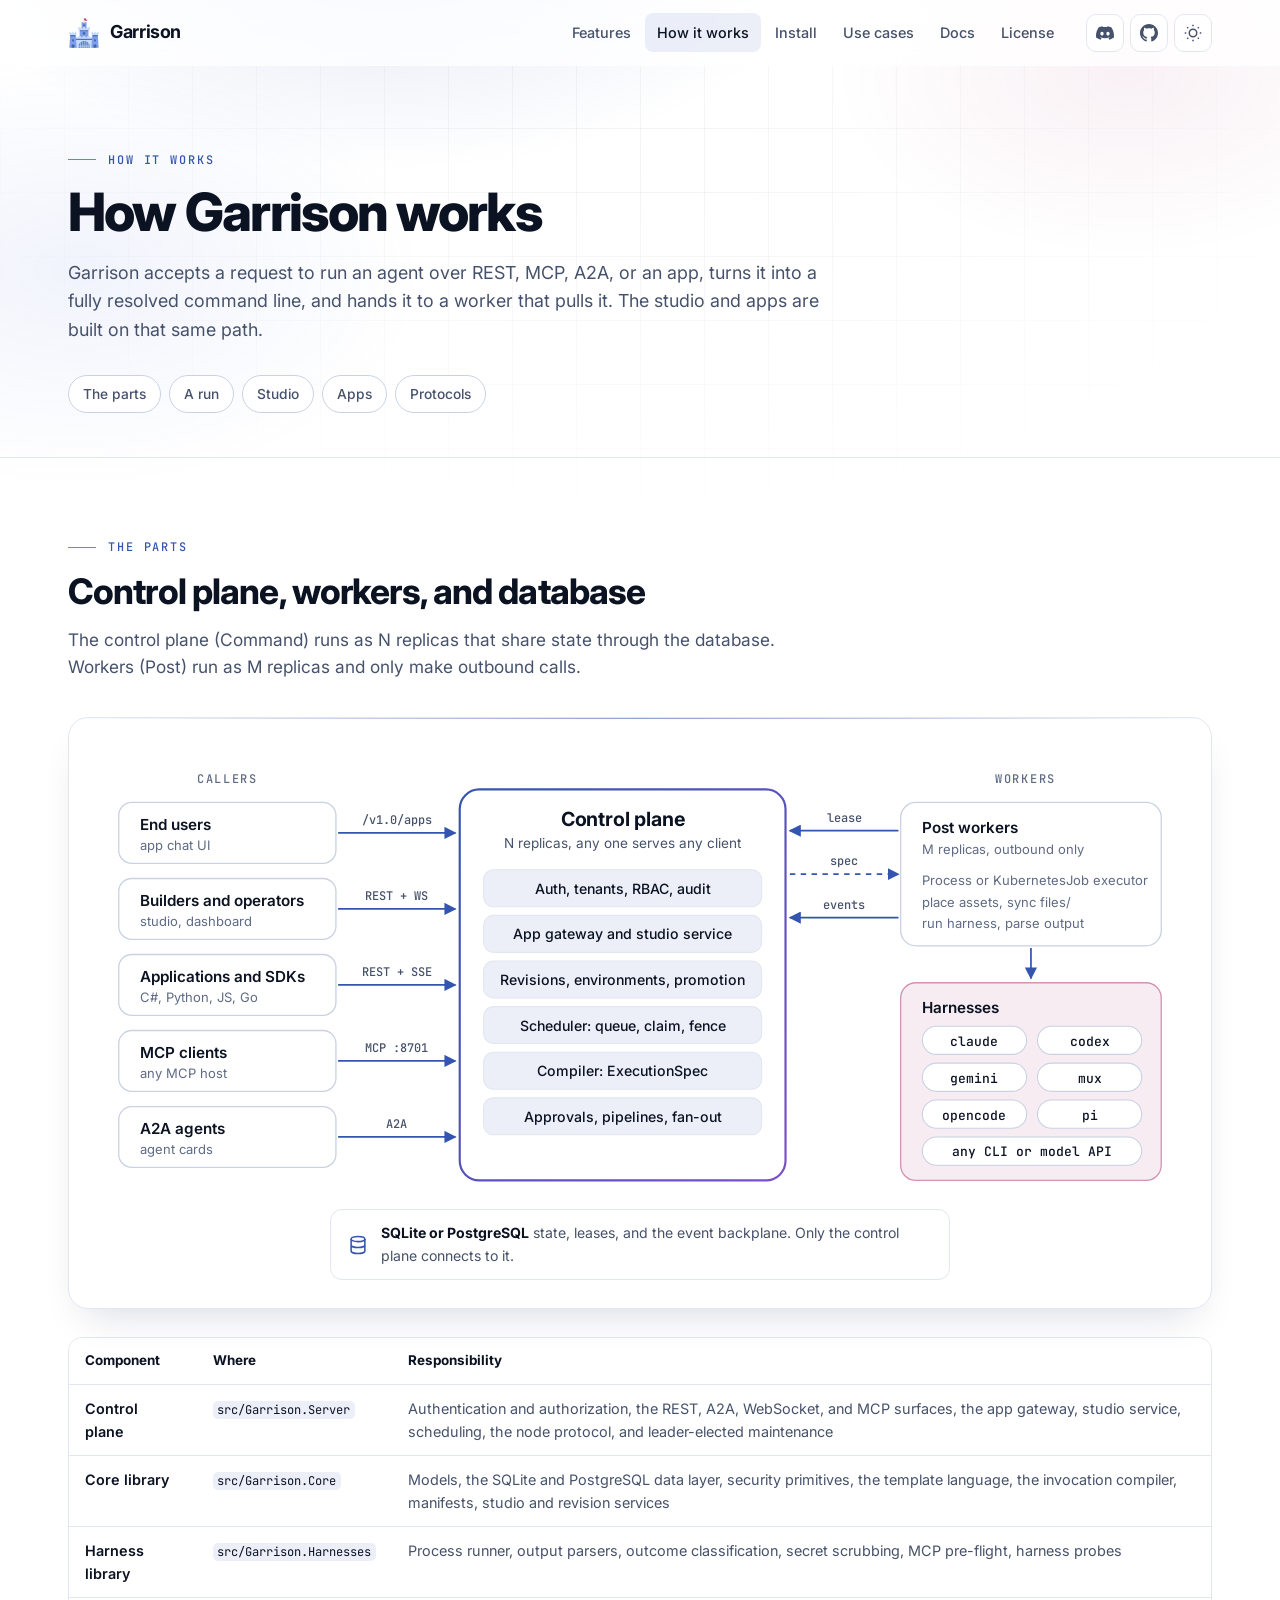
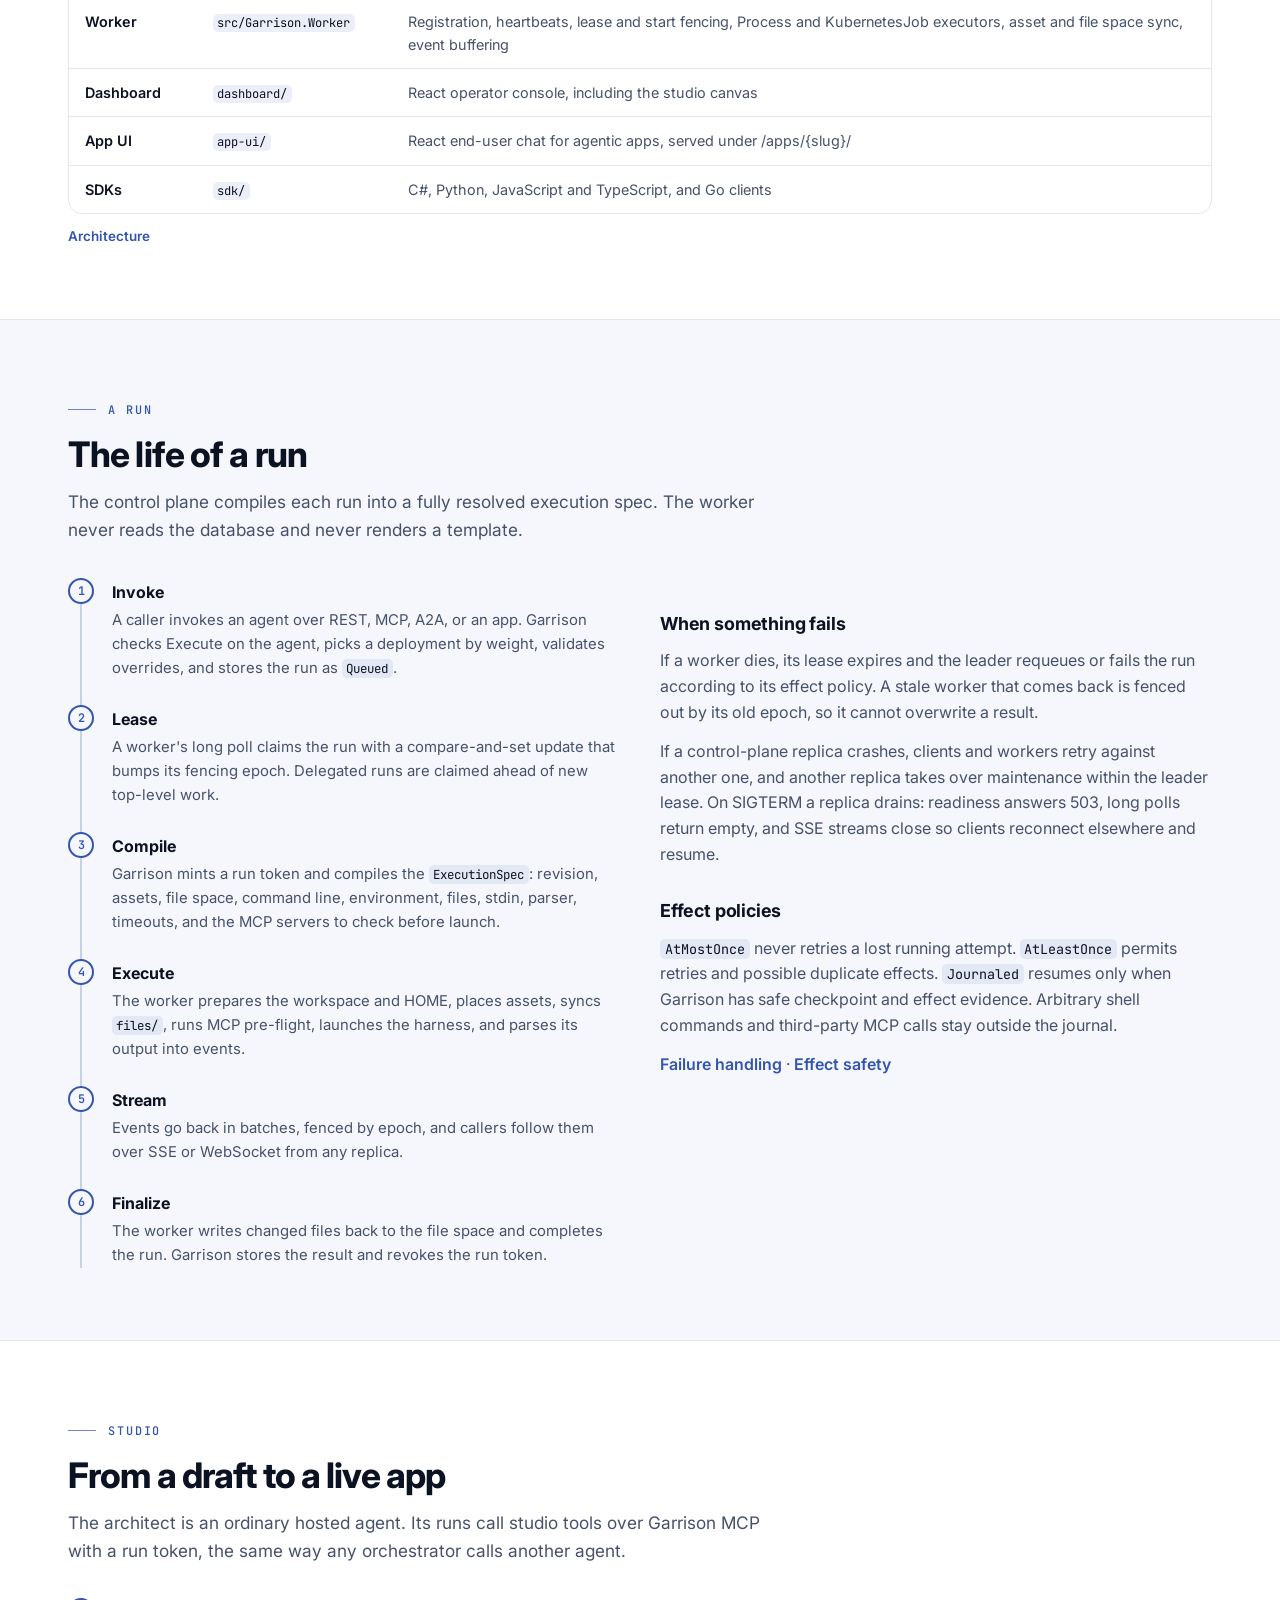
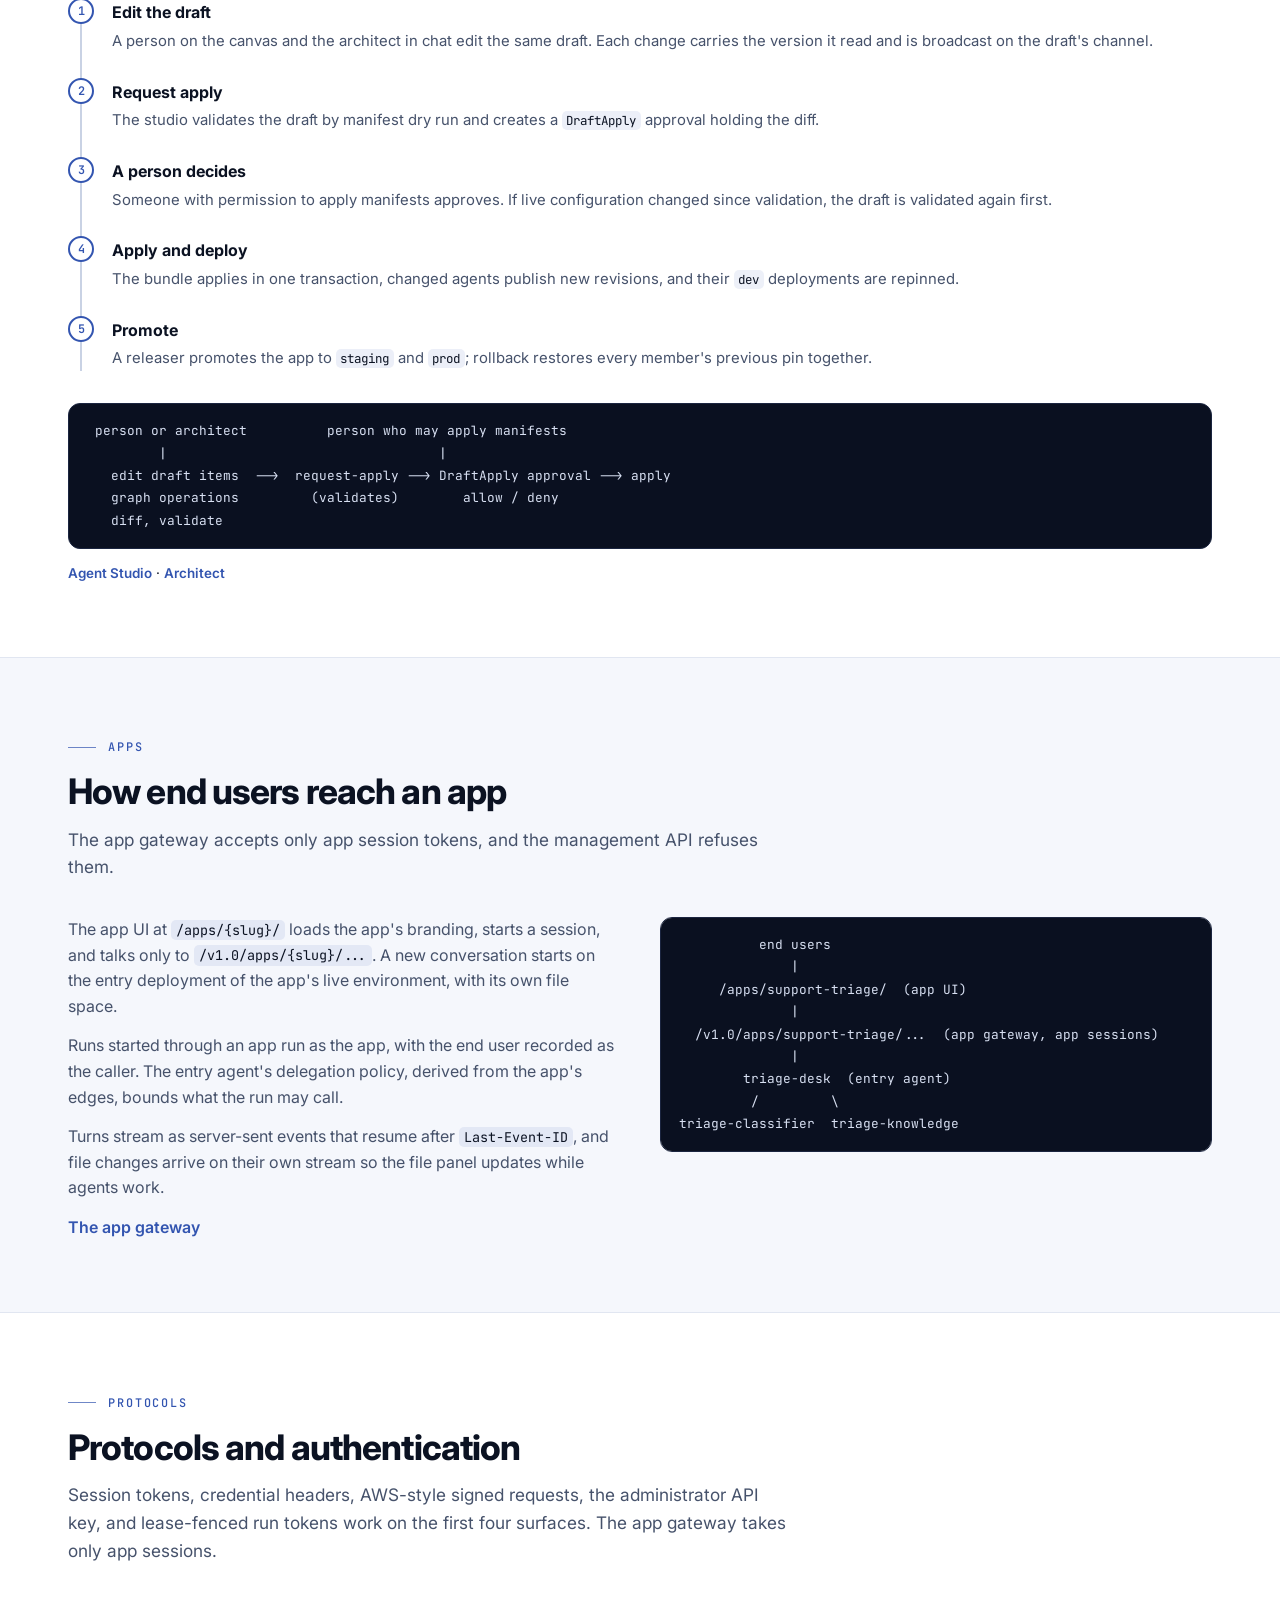
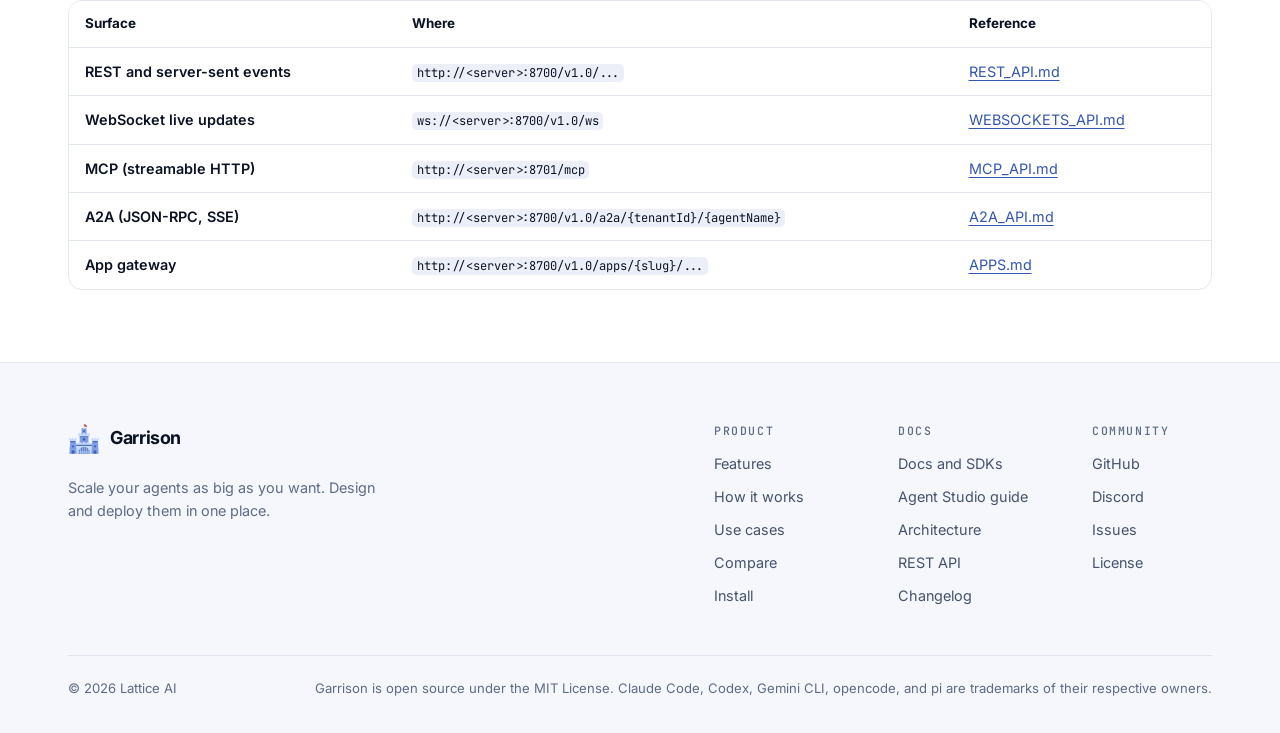
<file: how-it-works.html>
<!DOCTYPE html>
<html lang="en">
<head>
  <meta charset="UTF-8">
  <meta name="viewport" content="width=device-width, initial-scale=1.0">
  <title>How Garrison works: architecture, runs, studio, and apps | Garrison</title>
  <meta name="description" content="Garrison&#x27;s architecture: control-plane replicas that compile every run into an ExecutionSpec, pull-based workers that never touch the database, the studio&#x27;s approval-gated apply, and the app gateway for end users.">
  <link rel="canonical" href="https://usegarrison.ai/how-it-works.html">
  <meta property="og:site_name" content="Garrison">
  <meta property="og:title" content="How Garrison works: architecture, runs, studio, and apps | Garrison">
  <meta property="og:description" content="Garrison&#x27;s architecture: control-plane replicas that compile every run into an ExecutionSpec, pull-based workers that never touch the database, the studio&#x27;s approval-gated apply, and the app gateway for end users.">
  <meta property="og:type" content="website">
  <meta property="og:url" content="https://usegarrison.ai/how-it-works.html">
  <meta property="og:image" content="https://usegarrison.ai/assets/og-image.png">
  <meta property="og:image:width" content="1200">
  <meta property="og:image:height" content="630">
  <meta property="og:image:alt" content="Garrison: scale your agents as big as you want, design and deploy them in one place">
  <meta name="twitter:card" content="summary_large_image">
  <meta name="twitter:title" content="How Garrison works: architecture, runs, studio, and apps | Garrison">
  <meta name="twitter:description" content="Garrison&#x27;s architecture: control-plane replicas that compile every run into an ExecutionSpec, pull-based workers that never touch the database, the studio&#x27;s approval-gated apply, and the app gateway for end users.">
  <meta name="twitter:image" content="https://usegarrison.ai/assets/og-image.png">
  <meta name="color-scheme" content="dark light">
  <link rel="icon" type="image/x-icon" href="favicon.ico">
  <link rel="icon" type="image/png" sizes="32x32" href="assets/icon-32.png">
  <link rel="apple-touch-icon" href="assets/apple-touch-icon.png">
  <link rel="preconnect" href="https://fonts.googleapis.com">
  <link rel="preconnect" href="https://fonts.gstatic.com" crossorigin>
  <link href="https://fonts.googleapis.com/css2?family=Inter:wght@400;450;500;600;700;800&family=JetBrains+Mono:wght@400;500&display=swap" rel="stylesheet">
  <link rel="stylesheet" href="styles.css">
  <script>
    // Apply the theme before first paint. A saved choice wins; otherwise follow the system preference.
    (function () {
      var saved = null;
      try { saved = localStorage.getItem('garrison-theme'); } catch (e) {}
      var theme = saved;
      if (theme !== 'light' && theme !== 'dark') {
        theme = (window.matchMedia && window.matchMedia('(prefers-color-scheme: light)').matches) ? 'light' : 'dark';
      }
      document.documentElement.setAttribute('data-theme', theme);
      document.documentElement.classList.add('js');
    })();
  </script>
</head>
<body>
  <a class="skip-link" href="#main">Skip to content</a>

  <div class="bg-layers" aria-hidden="true">
    <div class="bg-glow"></div>
    <div class="bg-grid"></div>
  </div>

  <header class="nav" id="nav">
    <div class="nav-inner">
      <a href="index.html" class="nav-logo" aria-label="Garrison home">
        <img src="assets/logo.png" alt="" class="nav-logo-img" width="32" height="32">
        <span class="wordmark">Garrison</span>
      </a>
      <nav class="nav-links" id="nav-links" aria-label="Primary">
        <a href="features.html">Features</a>
        <a href="how-it-works.html" aria-current="page">How it works</a>
        <a href="install.html">Install</a>
        <a href="use-cases.html">Use cases</a>
        <a href="docs.html">Docs</a>
        <a href="license.html">License</a>
      </nav>
      <div class="nav-actions">
        <a href="https://discord.gg/tRAN8HgvK5" target="_blank" rel="noopener" class="icon-btn" aria-label="Join the Garrison community on Discord" title="Discord">
          <svg width="18" height="18" viewBox="0 0 24 24" fill="currentColor" aria-hidden="true"><path d="M20.317 4.37a19.79 19.79 0 0 0-4.885-1.515.074.074 0 0 0-.079.037c-.211.375-.445.865-.608 1.25a18.27 18.27 0 0 0-5.487 0 12.64 12.64 0 0 0-.618-1.25.077.077 0 0 0-.079-.037A19.74 19.74 0 0 0 3.677 4.37a.07.07 0 0 0-.032.028C.533 9.046-.319 13.58.099 18.058a.082.082 0 0 0 .031.056 19.9 19.9 0 0 0 5.993 3.03.078.078 0 0 0 .084-.028c.462-.63.873-1.295 1.226-1.994a.076.076 0 0 0-.042-.106 13.1 13.1 0 0 1-1.872-.892.077.077 0 0 1-.008-.128c.126-.094.252-.192.372-.291a.074.074 0 0 1 .078-.011c3.928 1.793 8.18 1.793 12.061 0a.074.074 0 0 1 .079.01c.12.099.246.198.373.292a.077.077 0 0 1-.007.128 12.3 12.3 0 0 1-1.873.891.077.077 0 0 0-.041.107c.36.698.772 1.363 1.225 1.993a.076.076 0 0 0 .084.029 19.84 19.84 0 0 0 6.002-3.03.077.077 0 0 0 .031-.055c.5-5.177-.838-9.674-3.549-13.66a.061.061 0 0 0-.031-.029zM8.02 15.331c-1.183 0-2.157-1.086-2.157-2.419 0-1.333.956-2.419 2.157-2.419 1.211 0 2.176 1.095 2.157 2.42 0 1.332-.956 2.418-2.157 2.418zm7.975 0c-1.183 0-2.157-1.086-2.157-2.419 0-1.333.955-2.419 2.157-2.419 1.21 0 2.176 1.095 2.157 2.42 0 1.332-.946 2.418-2.157 2.418z"/></svg>
        </a>
        <a href="https://github.com/jchristn/Garrison" target="_blank" rel="noopener" class="icon-btn" aria-label="Garrison on GitHub" title="GitHub">
          <svg width="18" height="18" viewBox="0 0 24 24" fill="currentColor" aria-hidden="true"><path d="M12 0c-6.626 0-12 5.373-12 12 0 5.302 3.438 9.8 8.207 11.387.599.111.793-.261.793-.577v-2.234c-3.338.726-4.033-1.416-4.033-1.416-.546-1.387-1.333-1.756-1.333-1.756-1.089-.745.083-.729.083-.729 1.205.084 1.839 1.237 1.839 1.237 1.07 1.834 2.807 1.304 3.492.997.107-.775.418-1.305.762-1.604-2.665-.305-5.467-1.334-5.467-5.931 0-1.311.469-2.381 1.236-3.221-.124-.303-.535-1.524.117-3.176 0 0 1.008-.322 3.301 1.23.957-.266 1.983-.399 3.003-.404 1.02.005 2.047.138 3.006.404 2.291-1.552 3.297-1.23 3.297-1.23.653 1.653.242 2.874.118 3.176.77.84 1.235 1.911 1.235 3.221 0 4.609-2.807 5.624-5.479 5.921.43.372.823 1.102.823 2.222v3.293c0 .319.192.694.801.576 4.765-1.589 8.199-6.086 8.199-11.386 0-6.627-5.373-12-12-12z"/></svg>
        </a>
        <button type="button" class="icon-btn theme-toggle" id="theme-toggle" aria-label="Switch theme" title="Switch theme">
          <svg class="theme-icon-sun" width="18" height="18" viewBox="0 0 24 24" fill="none" stroke="currentColor" stroke-width="2" aria-hidden="true"><circle cx="12" cy="12" r="5"/><line x1="12" y1="1" x2="12" y2="3"/><line x1="12" y1="21" x2="12" y2="23"/><line x1="4.22" y1="4.22" x2="5.64" y2="5.64"/><line x1="18.36" y1="18.36" x2="19.78" y2="19.78"/><line x1="1" y1="12" x2="3" y2="12"/><line x1="21" y1="12" x2="23" y2="12"/><line x1="4.22" y1="19.78" x2="5.64" y2="18.36"/><line x1="18.36" y1="5.64" x2="19.78" y2="4.22"/></svg>
          <svg class="theme-icon-moon" width="18" height="18" viewBox="0 0 24 24" fill="none" stroke="currentColor" stroke-width="2" aria-hidden="true"><path d="M21 12.79A9 9 0 1 1 11.21 3 7 7 0 0 0 21 12.79z"/></svg>
        </button>
        <button type="button" class="icon-btn nav-toggle" id="nav-toggle" aria-label="Open menu" aria-expanded="false" aria-controls="nav-links">
          <svg width="18" height="18" viewBox="0 0 24 24" fill="none" stroke="currentColor" stroke-width="2" aria-hidden="true"><line x1="3" y1="6" x2="21" y2="6"/><line x1="3" y1="12" x2="21" y2="12"/><line x1="3" y1="18" x2="21" y2="18"/></svg>
        </button>
      </div>
    </div>
  </header>

  <main id="main">
<section class="page-hero">
  <div class="container">
    <p class="kicker">How it works</p>
    <h1>How Garrison works</h1>
    <p class="lead">Garrison accepts a request to run an agent over REST, MCP, A2A, or an app, turns it into a fully resolved command line, and hands it to a worker that pulls it. The studio and apps are built on that same path.</p>
    <ul class="page-jump" aria-label="On this page">
      <li><a href="#parts">The parts</a></li>
      <li><a href="#run">A run</a></li>
      <li><a href="#studio-flow">Studio</a></li>
      <li><a href="#app-flow">Apps</a></li>
      <li><a href="#protocols">Protocols</a></li>
    </ul>
  </div>
</section>
<section class="page-section" id="parts" aria-labelledby="parts-title">
  <div class="container">
    <p class="kicker">The parts</p>
    <h2 id="parts-title">Control plane, workers, and database</h2>
    <p class="lead">The control plane (Command) runs as N replicas that share state through the database. Workers (Post) run as M replicas and only make outbound calls.</p>
<figure class="panel arch reveal">
          <div class="arch-scroll" tabindex="0" role="region" aria-label="Architecture diagram, scroll sideways on small screens">
          <svg viewBox="0 0 1000 410" role="img" aria-labelledby="arch-title arch-desc" xmlns="http://www.w3.org/2000/svg">
            <title id="arch-title">Garrison architecture</title>
            <desc id="arch-desc">End users reach agentic apps through the app gateway. Builders use the studio and dashboard. Applications, SDKs, MCP clients, and A2A agents call the control plane over REST, MCP, and A2A. Control-plane replicas share SQLite or PostgreSQL. Workers connect outbound to lease runs, receive a compiled ExecutionSpec, run harnesses such as Claude Code, Codex, Mux, Gemini CLI, opencode, pi, or any CLI, and send events and results back.</desc>
            <defs>
              <marker id="a-arrow" viewBox="0 0 10 10" refX="9" refY="5" markerWidth="7" markerHeight="7" orient="auto-start-reverse"><path d="M0,0 L10,5 L0,10 z" class="a-head"/></marker>
              <linearGradient id="a-cp" x1="0" y1="0" x2="1" y2="1"><stop offset="0" class="stop-a"/><stop offset="1" class="stop-b"/></linearGradient>
            </defs>

            <text x="120" y="34" class="a-cap" text-anchor="middle">CALLERS</text>
            <g class="a-client">
              <rect x="20" y="52" width="200" height="56" rx="12"/>
              <rect x="20" y="122" width="200" height="56" rx="12"/>
              <rect x="20" y="192" width="200" height="56" rx="12"/>
              <rect x="20" y="262" width="200" height="56" rx="12"/>
              <rect x="20" y="332" width="200" height="56" rx="12"/>
            </g>
            <text x="40" y="77" class="a-t">End users</text><text x="40" y="96" class="a-s">app chat UI</text>
            <text x="40" y="147" class="a-t">Builders and operators</text><text x="40" y="166" class="a-s">studio, dashboard</text>
            <text x="40" y="217" class="a-t">Applications and SDKs</text><text x="40" y="236" class="a-s">C#, Python, JS, Go</text>
            <text x="40" y="287" class="a-t">MCP clients</text><text x="40" y="306" class="a-s">any MCP host</text>
            <text x="40" y="357" class="a-t">A2A agents</text><text x="40" y="376" class="a-s">agent cards</text>

            <g class="a-line">
              <path d="M222 80 H330" marker-end="url(#a-arrow)"/>
              <path d="M222 150 H330" marker-end="url(#a-arrow)"/>
              <path d="M222 220 H330" marker-end="url(#a-arrow)"/>
              <path d="M222 290 H330" marker-end="url(#a-arrow)"/>
              <path d="M222 360 H330" marker-end="url(#a-arrow)"/>
            </g>
            <text x="276" y="72" class="a-l" text-anchor="middle">/v1.0/apps</text>
            <text x="276" y="142" class="a-l" text-anchor="middle">REST + WS</text>
            <text x="276" y="212" class="a-l" text-anchor="middle">REST + SSE</text>
            <text x="276" y="282" class="a-l" text-anchor="middle">MCP :8701</text>
            <text x="276" y="352" class="a-l" text-anchor="middle">A2A</text>

            <rect x="334" y="40" width="300" height="360" rx="18" class="a-cp"/>
            <text x="484" y="74" class="a-title" text-anchor="middle">Control plane</text>
            <text x="484" y="94" class="a-s2" text-anchor="middle">N replicas, any one serves any client</text>
            <g class="a-chip">
              <rect x="356" y="114" width="256" height="34" rx="9"/>
              <rect x="356" y="156" width="256" height="34" rx="9"/>
              <rect x="356" y="198" width="256" height="34" rx="9"/>
              <rect x="356" y="240" width="256" height="34" rx="9"/>
              <rect x="356" y="282" width="256" height="34" rx="9"/>
              <rect x="356" y="324" width="256" height="34" rx="9"/>
            </g>
            <text x="484" y="136" class="a-c" text-anchor="middle">Auth, tenants, RBAC, audit</text>
            <text x="484" y="178" class="a-c" text-anchor="middle">App gateway and studio service</text>
            <text x="484" y="220" class="a-c" text-anchor="middle">Revisions, environments, promotion</text>
            <text x="484" y="262" class="a-c" text-anchor="middle">Scheduler: queue, claim, fence</text>
            <text x="484" y="304" class="a-c" text-anchor="middle">Compiler: ExecutionSpec</text>
            <text x="484" y="346" class="a-c" text-anchor="middle">Approvals, pipelines, fan-out</text>


            <text x="855" y="34" class="a-cap" text-anchor="middle">WORKERS</text>
            <rect x="740" y="52" width="240" height="132" rx="14" class="a-worker"/>
            <text x="760" y="80" class="a-t">Post workers</text>
            <text x="760" y="99" class="a-s">M replicas, outbound only</text>
            <text x="760" y="128" class="a-s">Process or KubernetesJob executor</text>
            <text x="760" y="148" class="a-s">place assets, sync files/</text>
            <text x="760" y="168" class="a-s">run harness, parse output</text>

            <g class="a-line">
              <path d="M738 78 H638" marker-end="url(#a-arrow)"/>
              <path d="M638 118 H738" marker-end="url(#a-arrow)" class="a-dash"/>
              <path d="M738 158 H638" marker-end="url(#a-arrow)"/>
            </g>
            <text x="688" y="70" class="a-l" text-anchor="middle">lease</text>
            <text x="688" y="110" class="a-l" text-anchor="middle">spec</text>
            <text x="688" y="150" class="a-l" text-anchor="middle">events</text>

            <path d="M860 186 V214" class="a-line-s" marker-end="url(#a-arrow)"/>
            <rect x="740" y="218" width="240" height="182" rx="14" class="a-harness"/>
            <text x="760" y="246" class="a-t">Harnesses</text>
            <g class="a-pill">
              <rect x="760" y="258" width="96" height="26" rx="13"/><rect x="866" y="258" width="96" height="26" rx="13"/>
              <rect x="760" y="292" width="96" height="26" rx="13"/><rect x="866" y="292" width="96" height="26" rx="13"/>
              <rect x="760" y="326" width="96" height="26" rx="13"/><rect x="866" y="326" width="96" height="26" rx="13"/>
              <rect x="760" y="360" width="202" height="26" rx="13"/>
            </g>
            <text x="808" y="276" class="a-m" text-anchor="middle">claude</text>
            <text x="914" y="276" class="a-m" text-anchor="middle">codex</text>
            <text x="808" y="310" class="a-m" text-anchor="middle">gemini</text>
            <text x="914" y="310" class="a-m" text-anchor="middle">mux</text>
            <text x="808" y="344" class="a-m" text-anchor="middle">opencode</text>
            <text x="914" y="344" class="a-m" text-anchor="middle">pi</text>
            <text x="861" y="378" class="a-m" text-anchor="middle">any CLI or model API</text>
          </svg>
          </div>
          <div class="arch-db">
            <span class="db-icon" aria-hidden="true"><svg viewBox="0 0 24 24"><ellipse cx="12" cy="5.5" rx="7.5" ry="2.8"/><path d="M4.5 5.5v13c0 1.5 3.4 2.8 7.5 2.8s7.5-1.3 7.5-2.8v-13M4.5 12c0 1.5 3.4 2.8 7.5 2.8s7.5-1.3 7.5-2.8"/></svg></span>
            <span><b>SQLite or PostgreSQL</b> state, leases, and the event backplane. Only the control plane connects to it.</span>
          </div>
        </figure><div class="table-scroll reveal" style="margin-top:28px"><table class="data-table"><thead><tr><th scope="col">Component</th><th scope="col">Where</th><th scope="col">Responsibility</th></tr></thead><tbody><tr><th scope="row">Control plane</th><td><code>src/Garrison.Server</code></td><td>Authentication and authorization, the REST, A2A, WebSocket, and MCP surfaces, the app gateway, studio service, scheduling, the node protocol, and leader-elected maintenance</td></tr><tr><th scope="row">Core library</th><td><code>src/Garrison.Core</code></td><td>Models, the SQLite and PostgreSQL data layer, security primitives, the template language, the invocation compiler, manifests, studio and revision services</td></tr><tr><th scope="row">Harness library</th><td><code>src/Garrison.Harnesses</code></td><td>Process runner, output parsers, outcome classification, secret scrubbing, MCP pre-flight, harness probes</td></tr><tr><th scope="row">Worker</th><td><code>src/Garrison.Worker</code></td><td>Registration, heartbeats, lease and start fencing, Process and KubernetesJob executors, asset and file space sync, event buffering</td></tr><tr><th scope="row">Dashboard</th><td><code>dashboard/</code></td><td>React operator console, including the studio canvas</td></tr><tr><th scope="row">App UI</th><td><code>app-ui/</code></td><td>React end-user chat for agentic apps, served under /apps/{slug}/</td></tr><tr><th scope="row">SDKs</th><td><code>sdk/</code></td><td>C#, Python, JavaScript and TypeScript, and Go clients</td></tr></tbody></table></div><p class="doc-ref"><a href="https://github.com/jchristn/Garrison/blob/main/docs/ARCHITECTURE.md" target="_blank" rel="noopener">Architecture</a></p>
  </div>
</section>
<section class="page-section band" id="run" aria-labelledby="run-title">
  <div class="container">
    <p class="kicker">A run</p>
    <h2 id="run-title">The life of a run</h2>
    <p class="lead">The control plane compiles each run into a fully resolved execution spec. The worker never reads the database and never renders a template.</p>
<div class="two-up"><ol class="flow reveal"><li><h3>Invoke</h3><p>A caller invokes an agent over REST, MCP, A2A, or an app. Garrison checks Execute on the agent, picks a deployment by weight, validates overrides, and stores the run as <code>Queued</code>.</p></li><li><h3>Lease</h3><p>A worker's long poll claims the run with a compare-and-set update that bumps its fencing epoch. Delegated runs are claimed ahead of new top-level work.</p></li><li><h3>Compile</h3><p>Garrison mints a run token and compiles the <code>ExecutionSpec</code>: revision, assets, file space, command line, environment, files, stdin, parser, timeouts, and the MCP servers to check before launch.</p></li><li><h3>Execute</h3><p>The worker prepares the workspace and HOME, places assets, syncs <code>files/</code>, runs MCP pre-flight, launches the harness, and parses its output into events.</p></li><li><h3>Stream</h3><p>Events go back in batches, fenced by epoch, and callers follow them over SSE or WebSocket from any replica.</p></li><li><h3>Finalize</h3><p>The worker writes changed files back to the file space and completes the run. Garrison stores the result and revokes the run token.</p></li></ol><div class="prose reveal"><h3>When something fails</h3><p>If a worker dies, its lease expires and the leader requeues or fails the run according to its effect policy. A stale worker that comes back is fenced out by its old epoch, so it cannot overwrite a result.</p><p>If a control-plane replica crashes, clients and workers retry against another one, and another replica takes over maintenance within the leader lease. On SIGTERM a replica drains: readiness answers 503, long polls return empty, and SSE streams close so clients reconnect elsewhere and resume.</p><h3>Effect policies</h3><p><code class="code-inline">AtMostOnce</code> never retries a lost running attempt. <code class="code-inline">AtLeastOnce</code> permits retries and possible duplicate effects. <code class="code-inline">Journaled</code> resumes only when Garrison has safe checkpoint and effect evidence. Arbitrary shell commands and third-party MCP calls stay outside the journal.</p><p class="doc-ref"><a href="https://github.com/jchristn/Garrison/blob/main/docs/SCALING.md#failure-handling" target="_blank" rel="noopener">Failure handling</a> &middot; <a href="https://github.com/jchristn/Garrison/blob/main/docs/effect-safety.md" target="_blank" rel="noopener">Effect safety</a></p></div></div>
  </div>
</section>
<section class="page-section" id="studio-flow" aria-labelledby="studio-flow-title">
  <div class="container">
    <p class="kicker">Studio</p>
    <h2 id="studio-flow-title">From a draft to a live app</h2>
    <p class="lead">The architect is an ordinary hosted agent. Its runs call studio tools over Garrison MCP with a run token, the same way any orchestrator calls another agent.</p>
<div class="stack"><ol class="flow reveal"><li><h3>Edit the draft</h3><p>A person on the canvas and the architect in chat edit the same draft. Each change carries the version it read and is broadcast on the draft's channel.</p></li><li><h3>Request apply</h3><p>The studio validates the draft by manifest dry run and creates a <code>DraftApply</code> approval holding the diff.</p></li><li><h3>A person decides</h3><p>Someone with permission to apply manifests approves. If live configuration changed since validation, the draft is validated again first.</p></li><li><h3>Apply and deploy</h3><p>The bundle applies in one transaction, changed agents publish new revisions, and their <code>dev</code> deployments are repinned.</p></li><li><h3>Promote</h3><p>A releaser promotes the app to <code>staging</code> and <code>prod</code>; rollback restores every member's previous pin together.</p></li></ol><div class="reveal" style="margin-top:32px"><div class="code"><pre aria-label="Studio flow"><code> person or architect          person who may apply manifests
         |                                  |
   edit draft items  --&gt;  request-apply --&gt; DraftApply approval --&gt; apply
   graph operations         (validates)        allow / deny
   diff, validate</code></pre></div><p class="doc-ref"><a href="https://github.com/jchristn/Garrison/blob/main/docs/STUDIO.md" target="_blank" rel="noopener">Agent Studio</a> &middot; <a href="https://github.com/jchristn/Garrison/blob/main/docs/ARCHITECT.md" target="_blank" rel="noopener">Architect</a></p></div></div>
  </div>
</section>
<section class="page-section band" id="app-flow" aria-labelledby="app-flow-title">
  <div class="container">
    <p class="kicker">Apps</p>
    <h2 id="app-flow-title">How end users reach an app</h2>
    <p class="lead">The app gateway accepts only app session tokens, and the management API refuses them.</p>
<div class="two-up"><div class="prose reveal"><p>The app UI at <code class="code-inline">/apps/{slug}/</code> loads the app's branding, starts a session, and talks only to <code class="code-inline">/v1.0/apps/{slug}/...</code>. A new conversation starts on the entry deployment of the app's live environment, with its own file space.</p><p>Runs started through an app run as the app, with the end user recorded as the caller. The entry agent's delegation policy, derived from the app's edges, bounds what the run may call.</p><p>Turns stream as server-sent events that resume after <code class="code-inline">Last-Event-ID</code>, and file changes arrive on their own stream so the file panel updates while agents work.</p><p class="doc-ref"><a href="https://github.com/jchristn/Garrison/blob/main/docs/APPS.md#the-app-gateway" target="_blank" rel="noopener">The app gateway</a></p></div><div class="code reveal"><pre aria-label="App request path"><code>          end users
              |
     /apps/support-triage/  (app UI)
              |
  /v1.0/apps/support-triage/...  (app gateway, app sessions)
              |
        triage-desk  (entry agent)
         /         \
triage-classifier  triage-knowledge</code></pre></div></div>
  </div>
</section>
<section class="page-section" id="protocols" aria-labelledby="protocols-title">
  <div class="container">
    <p class="kicker">Protocols</p>
    <h2 id="protocols-title">Protocols and authentication</h2>
    <p class="lead">Session tokens, credential headers, AWS-style signed requests, the administrator API key, and lease-fenced run tokens work on the first four surfaces. The app gateway takes only app sessions.</p>
<div class="table-scroll reveal"><table class="data-table"><thead><tr><th scope="col">Surface</th><th scope="col">Where</th><th scope="col">Reference</th></tr></thead><tbody><tr><th scope="row">REST and server-sent events</th><td><code>http://&lt;server&gt;:8700/v1.0/...</code></td><td><a href="https://github.com/jchristn/Garrison/blob/main/REST_API.md" target="_blank" rel="noopener">REST_API.md</a></td></tr><tr><th scope="row">WebSocket live updates</th><td><code>ws://&lt;server&gt;:8700/v1.0/ws</code></td><td><a href="https://github.com/jchristn/Garrison/blob/main/WEBSOCKETS_API.md" target="_blank" rel="noopener">WEBSOCKETS_API.md</a></td></tr><tr><th scope="row">MCP (streamable HTTP)</th><td><code>http://&lt;server&gt;:8701/mcp</code></td><td><a href="https://github.com/jchristn/Garrison/blob/main/MCP_API.md" target="_blank" rel="noopener">MCP_API.md</a></td></tr><tr><th scope="row">A2A (JSON-RPC, SSE)</th><td><code>http://&lt;server&gt;:8700/v1.0/a2a/{tenantId}/{agentName}</code></td><td><a href="https://github.com/jchristn/Garrison/blob/main/A2A_API.md" target="_blank" rel="noopener">A2A_API.md</a></td></tr><tr><th scope="row">App gateway</th><td><code>http://&lt;server&gt;:8700/v1.0/apps/{slug}/...</code></td><td><a href="https://github.com/jchristn/Garrison/blob/main/docs/APPS.md#the-app-gateway" target="_blank" rel="noopener">APPS.md</a></td></tr></tbody></table></div>
  </div>
</section>
</main>

  <footer class="footer">
    <div class="container">
      <div class="footer-inner">
        <div class="footer-brand">
          <a href="index.html" class="nav-logo" aria-label="Garrison home">
            <img src="assets/logo.png" alt="" class="nav-logo-img" width="32" height="32">
            <span class="wordmark">Garrison</span>
          </a>
          <p>Scale your agents as big as you want. Design and deploy them in one place.</p>
        </div>
        <div class="footer-links">
          <div class="footer-col">
            <h2 class="footer-heading">Product</h2>
            <a href="features.html">Features</a>
            <a href="how-it-works.html">How it works</a>
            <a href="use-cases.html">Use cases</a>
            <a href="index.html#compare">Compare</a>
            <a href="install.html">Install</a>
          </div>
          <div class="footer-col">
            <h2 class="footer-heading">Docs</h2>
            <a href="docs.html">Docs and SDKs</a>
            <a href="https://github.com/jchristn/Garrison/blob/main/docs/STUDIO.md" target="_blank" rel="noopener">Agent Studio guide</a>
            <a href="https://github.com/jchristn/Garrison/blob/main/docs/ARCHITECTURE.md" target="_blank" rel="noopener">Architecture</a>
            <a href="https://github.com/jchristn/Garrison/blob/main/REST_API.md" target="_blank" rel="noopener">REST API</a>
            <a href="https://github.com/jchristn/Garrison/blob/main/CHANGELOG.md" target="_blank" rel="noopener">Changelog</a>
          </div>
          <div class="footer-col">
            <h2 class="footer-heading">Community</h2>
            <a href="https://github.com/jchristn/Garrison" target="_blank" rel="noopener">GitHub</a>
            <a href="https://discord.gg/tRAN8HgvK5" target="_blank" rel="noopener">Discord</a>
            <a href="https://github.com/jchristn/Garrison/issues" target="_blank" rel="noopener">Issues</a>
            <a href="license.html">License</a>
          </div>
        </div>
      </div>
      <div class="footer-bottom">
        <span>&copy; 2026 Lattice AI</span>
        <span>Garrison is open source under the MIT License. Claude Code, Codex, Gemini CLI, opencode, and pi are trademarks of their respective owners.</span>
      </div>
    </div>
  </footer>

  <script src="script.js"></script>
</body>
</html>
</file>
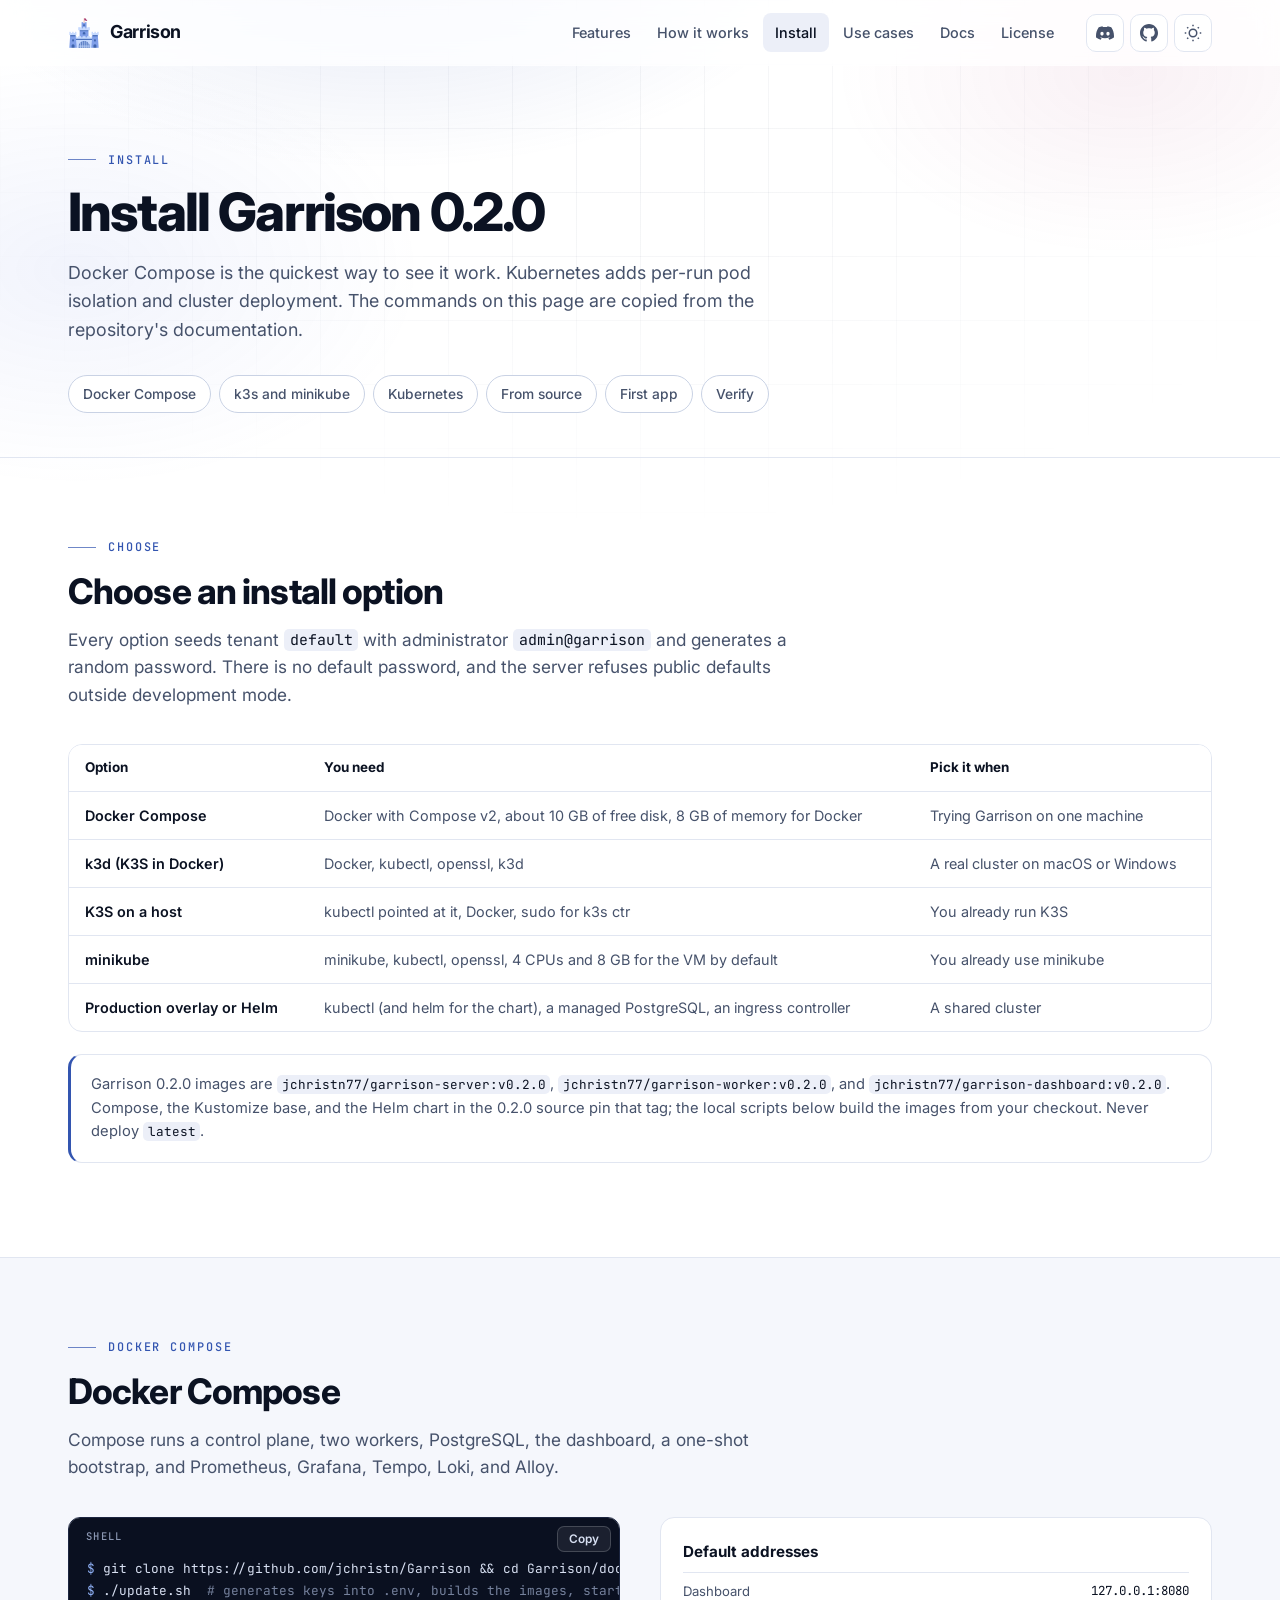
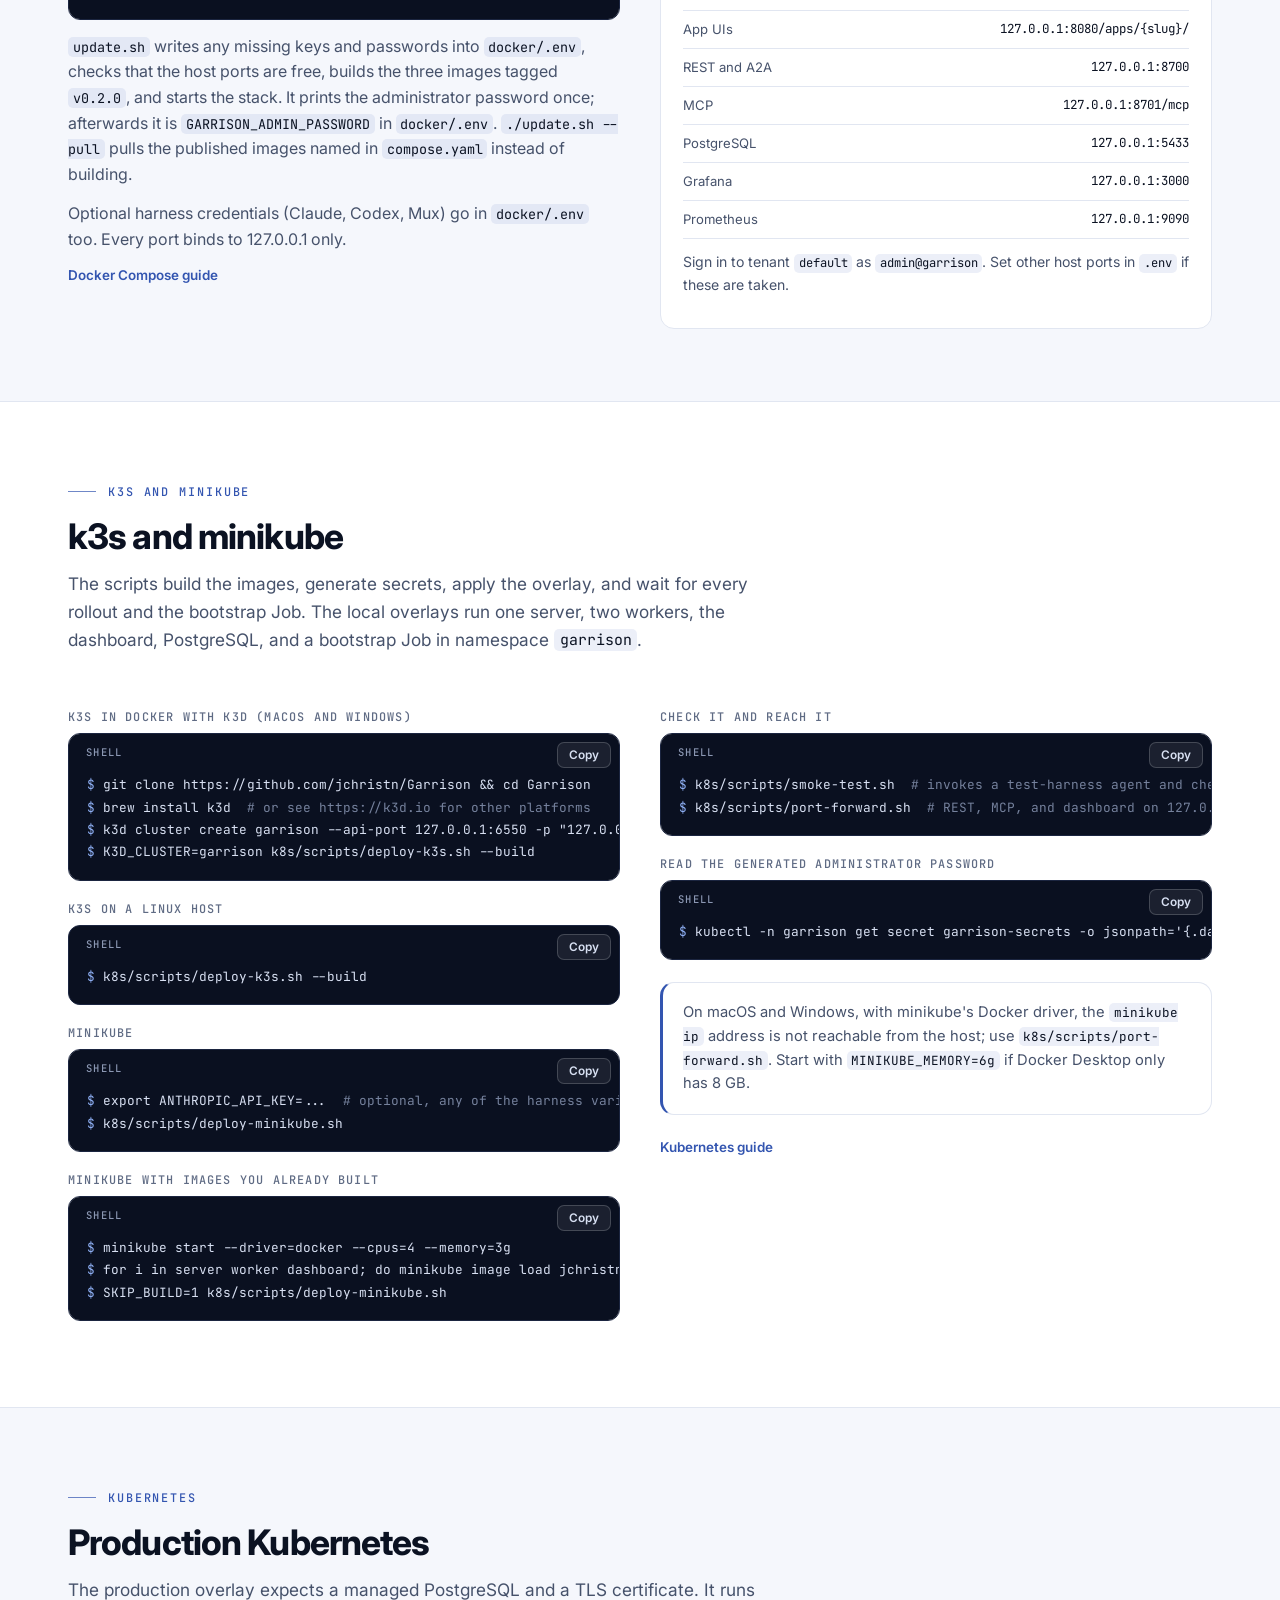
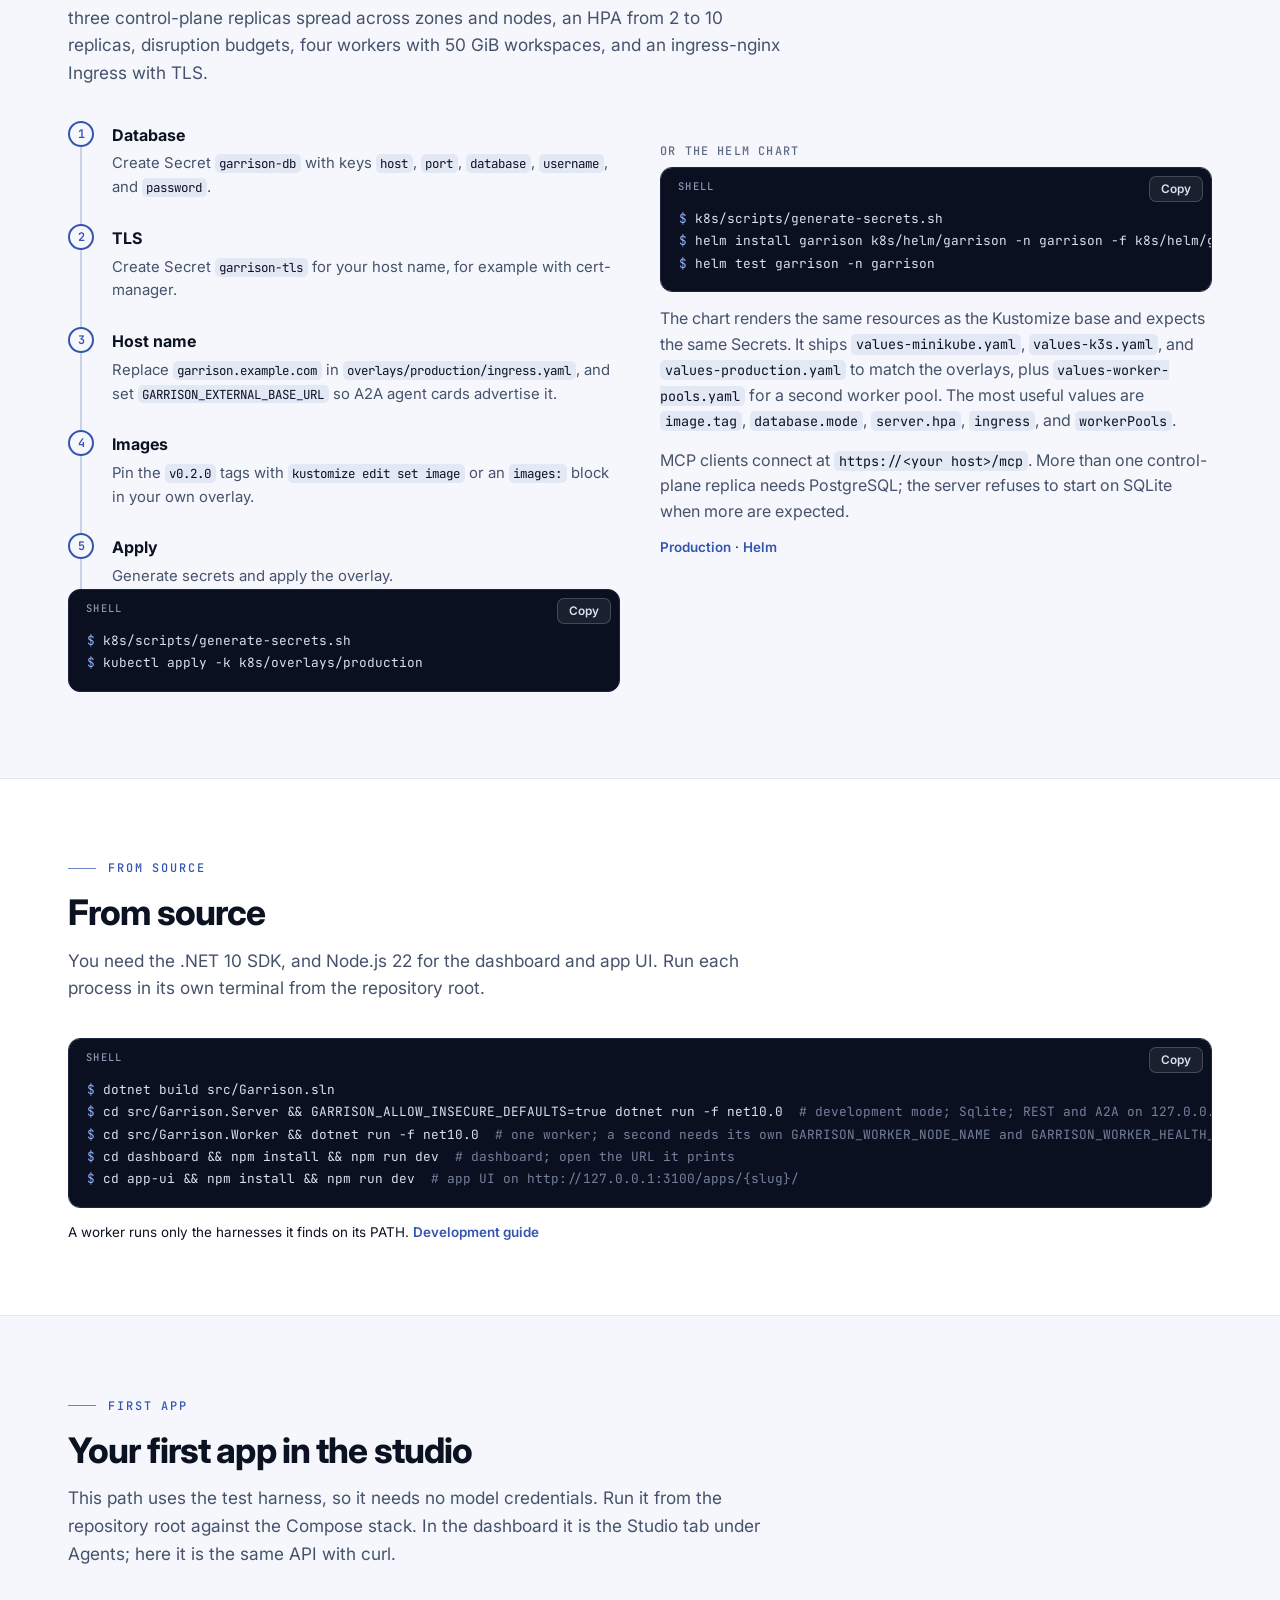
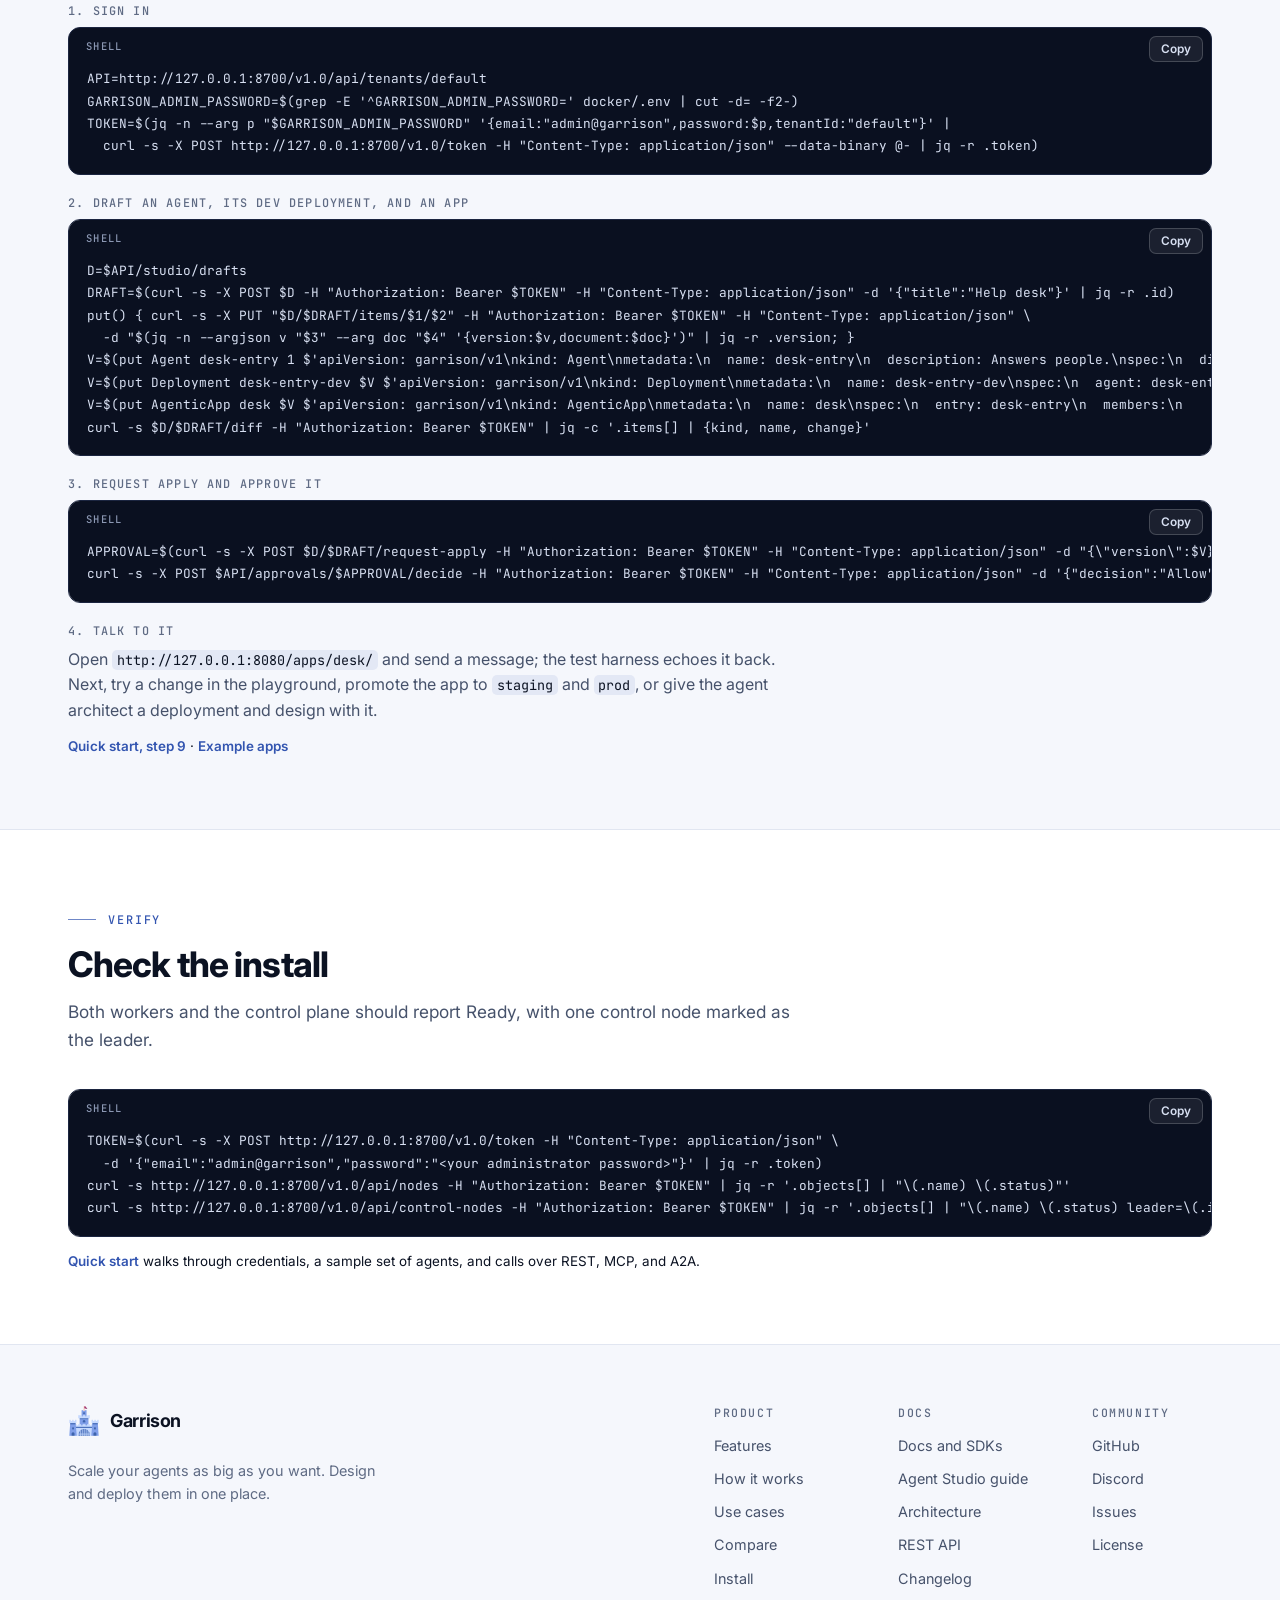
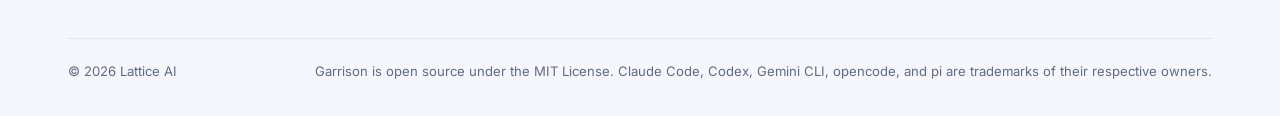
<file: install.html>
<!DOCTYPE html>
<html lang="en">
<head>
  <meta charset="UTF-8">
  <meta name="viewport" content="width=device-width, initial-scale=1.0">
  <title>Install Garrison: Docker Compose, k3s, minikube, Kubernetes | Garrison</title>
  <meta name="description" content="Install Garrison 0.2.0 with Docker Compose, k3d or K3S, minikube, the production Kubernetes overlay, or the Helm chart, then build your first agentic app in the studio without a model.">
  <link rel="canonical" href="https://usegarrison.ai/install.html">
  <meta property="og:site_name" content="Garrison">
  <meta property="og:title" content="Install Garrison: Docker Compose, k3s, minikube, Kubernetes | Garrison">
  <meta property="og:description" content="Install Garrison 0.2.0 with Docker Compose, k3d or K3S, minikube, the production Kubernetes overlay, or the Helm chart, then build your first agentic app in the studio without a model.">
  <meta property="og:type" content="website">
  <meta property="og:url" content="https://usegarrison.ai/install.html">
  <meta property="og:image" content="https://usegarrison.ai/assets/og-image.png">
  <meta property="og:image:width" content="1200">
  <meta property="og:image:height" content="630">
  <meta property="og:image:alt" content="Garrison: scale your agents as big as you want, design and deploy them in one place">
  <meta name="twitter:card" content="summary_large_image">
  <meta name="twitter:title" content="Install Garrison: Docker Compose, k3s, minikube, Kubernetes | Garrison">
  <meta name="twitter:description" content="Install Garrison 0.2.0 with Docker Compose, k3d or K3S, minikube, the production Kubernetes overlay, or the Helm chart, then build your first agentic app in the studio without a model.">
  <meta name="twitter:image" content="https://usegarrison.ai/assets/og-image.png">
  <meta name="color-scheme" content="dark light">
  <link rel="icon" type="image/x-icon" href="favicon.ico">
  <link rel="icon" type="image/png" sizes="32x32" href="assets/icon-32.png">
  <link rel="apple-touch-icon" href="assets/apple-touch-icon.png">
  <link rel="preconnect" href="https://fonts.googleapis.com">
  <link rel="preconnect" href="https://fonts.gstatic.com" crossorigin>
  <link href="https://fonts.googleapis.com/css2?family=Inter:wght@400;450;500;600;700;800&family=JetBrains+Mono:wght@400;500&display=swap" rel="stylesheet">
  <link rel="stylesheet" href="styles.css">
  <script>
    // Apply the theme before first paint. A saved choice wins; otherwise follow the system preference.
    (function () {
      var saved = null;
      try { saved = localStorage.getItem('garrison-theme'); } catch (e) {}
      var theme = saved;
      if (theme !== 'light' && theme !== 'dark') {
        theme = (window.matchMedia && window.matchMedia('(prefers-color-scheme: light)').matches) ? 'light' : 'dark';
      }
      document.documentElement.setAttribute('data-theme', theme);
      document.documentElement.classList.add('js');
    })();
  </script>
</head>
<body>
  <a class="skip-link" href="#main">Skip to content</a>

  <div class="bg-layers" aria-hidden="true">
    <div class="bg-glow"></div>
    <div class="bg-grid"></div>
  </div>

  <header class="nav" id="nav">
    <div class="nav-inner">
      <a href="index.html" class="nav-logo" aria-label="Garrison home">
        <img src="assets/logo.png" alt="" class="nav-logo-img" width="32" height="32">
        <span class="wordmark">Garrison</span>
      </a>
      <nav class="nav-links" id="nav-links" aria-label="Primary">
        <a href="features.html">Features</a>
        <a href="how-it-works.html">How it works</a>
        <a href="install.html" aria-current="page">Install</a>
        <a href="use-cases.html">Use cases</a>
        <a href="docs.html">Docs</a>
        <a href="license.html">License</a>
      </nav>
      <div class="nav-actions">
        <a href="https://discord.gg/tRAN8HgvK5" target="_blank" rel="noopener" class="icon-btn" aria-label="Join the Garrison community on Discord" title="Discord">
          <svg width="18" height="18" viewBox="0 0 24 24" fill="currentColor" aria-hidden="true"><path d="M20.317 4.37a19.79 19.79 0 0 0-4.885-1.515.074.074 0 0 0-.079.037c-.211.375-.445.865-.608 1.25a18.27 18.27 0 0 0-5.487 0 12.64 12.64 0 0 0-.618-1.25.077.077 0 0 0-.079-.037A19.74 19.74 0 0 0 3.677 4.37a.07.07 0 0 0-.032.028C.533 9.046-.319 13.58.099 18.058a.082.082 0 0 0 .031.056 19.9 19.9 0 0 0 5.993 3.03.078.078 0 0 0 .084-.028c.462-.63.873-1.295 1.226-1.994a.076.076 0 0 0-.042-.106 13.1 13.1 0 0 1-1.872-.892.077.077 0 0 1-.008-.128c.126-.094.252-.192.372-.291a.074.074 0 0 1 .078-.011c3.928 1.793 8.18 1.793 12.061 0a.074.074 0 0 1 .079.01c.12.099.246.198.373.292a.077.077 0 0 1-.007.128 12.3 12.3 0 0 1-1.873.891.077.077 0 0 0-.041.107c.36.698.772 1.363 1.225 1.993a.076.076 0 0 0 .084.029 19.84 19.84 0 0 0 6.002-3.03.077.077 0 0 0 .031-.055c.5-5.177-.838-9.674-3.549-13.66a.061.061 0 0 0-.031-.029zM8.02 15.331c-1.183 0-2.157-1.086-2.157-2.419 0-1.333.956-2.419 2.157-2.419 1.211 0 2.176 1.095 2.157 2.42 0 1.332-.956 2.418-2.157 2.418zm7.975 0c-1.183 0-2.157-1.086-2.157-2.419 0-1.333.955-2.419 2.157-2.419 1.21 0 2.176 1.095 2.157 2.42 0 1.332-.946 2.418-2.157 2.418z"/></svg>
        </a>
        <a href="https://github.com/jchristn/Garrison" target="_blank" rel="noopener" class="icon-btn" aria-label="Garrison on GitHub" title="GitHub">
          <svg width="18" height="18" viewBox="0 0 24 24" fill="currentColor" aria-hidden="true"><path d="M12 0c-6.626 0-12 5.373-12 12 0 5.302 3.438 9.8 8.207 11.387.599.111.793-.261.793-.577v-2.234c-3.338.726-4.033-1.416-4.033-1.416-.546-1.387-1.333-1.756-1.333-1.756-1.089-.745.083-.729.083-.729 1.205.084 1.839 1.237 1.839 1.237 1.07 1.834 2.807 1.304 3.492.997.107-.775.418-1.305.762-1.604-2.665-.305-5.467-1.334-5.467-5.931 0-1.311.469-2.381 1.236-3.221-.124-.303-.535-1.524.117-3.176 0 0 1.008-.322 3.301 1.23.957-.266 1.983-.399 3.003-.404 1.02.005 2.047.138 3.006.404 2.291-1.552 3.297-1.23 3.297-1.23.653 1.653.242 2.874.118 3.176.77.84 1.235 1.911 1.235 3.221 0 4.609-2.807 5.624-5.479 5.921.43.372.823 1.102.823 2.222v3.293c0 .319.192.694.801.576 4.765-1.589 8.199-6.086 8.199-11.386 0-6.627-5.373-12-12-12z"/></svg>
        </a>
        <button type="button" class="icon-btn theme-toggle" id="theme-toggle" aria-label="Switch theme" title="Switch theme">
          <svg class="theme-icon-sun" width="18" height="18" viewBox="0 0 24 24" fill="none" stroke="currentColor" stroke-width="2" aria-hidden="true"><circle cx="12" cy="12" r="5"/><line x1="12" y1="1" x2="12" y2="3"/><line x1="12" y1="21" x2="12" y2="23"/><line x1="4.22" y1="4.22" x2="5.64" y2="5.64"/><line x1="18.36" y1="18.36" x2="19.78" y2="19.78"/><line x1="1" y1="12" x2="3" y2="12"/><line x1="21" y1="12" x2="23" y2="12"/><line x1="4.22" y1="19.78" x2="5.64" y2="18.36"/><line x1="18.36" y1="5.64" x2="19.78" y2="4.22"/></svg>
          <svg class="theme-icon-moon" width="18" height="18" viewBox="0 0 24 24" fill="none" stroke="currentColor" stroke-width="2" aria-hidden="true"><path d="M21 12.79A9 9 0 1 1 11.21 3 7 7 0 0 0 21 12.79z"/></svg>
        </button>
        <button type="button" class="icon-btn nav-toggle" id="nav-toggle" aria-label="Open menu" aria-expanded="false" aria-controls="nav-links">
          <svg width="18" height="18" viewBox="0 0 24 24" fill="none" stroke="currentColor" stroke-width="2" aria-hidden="true"><line x1="3" y1="6" x2="21" y2="6"/><line x1="3" y1="12" x2="21" y2="12"/><line x1="3" y1="18" x2="21" y2="18"/></svg>
        </button>
      </div>
    </div>
  </header>

  <main id="main">
<section class="page-hero">
  <div class="container">
    <p class="kicker">Install</p>
    <h1>Install Garrison 0.2.0</h1>
    <p class="lead">Docker Compose is the quickest way to see it work. Kubernetes adds per-run pod isolation and cluster deployment. The commands on this page are copied from the repository's documentation.</p>
    <ul class="page-jump" aria-label="On this page">
      <li><a href="#docker">Docker Compose</a></li>
      <li><a href="#local">k3s and minikube</a></li>
      <li><a href="#production">Kubernetes</a></li>
      <li><a href="#source">From source</a></li>
      <li><a href="#first-app">First app</a></li>
      <li><a href="#verify">Verify</a></li>
    </ul>
  </div>
</section>
<section class="page-section" id="choose" aria-labelledby="choose-title">
  <div class="container">
    <p class="kicker">Choose</p>
    <h2 id="choose-title">Choose an install option</h2>
    <p class="lead">Every option seeds tenant <code>default</code> with administrator <code>admin@garrison</code> and generates a random password. There is no default password, and the server refuses public defaults outside development mode.</p>
<div class="table-scroll reveal"><table class="data-table"><thead><tr><th scope="col">Option</th><th scope="col">You need</th><th scope="col">Pick it when</th></tr></thead><tbody><tr><th scope="row">Docker Compose</th><td>Docker with Compose v2, about 10 GB of free disk, 8 GB of memory for Docker</td><td>Trying Garrison on one machine</td></tr><tr><th scope="row">k3d (K3S in Docker)</th><td>Docker, kubectl, openssl, k3d</td><td>A real cluster on macOS or Windows</td></tr><tr><th scope="row">K3S on a host</th><td>kubectl pointed at it, Docker, sudo for k3s ctr</td><td>You already run K3S</td></tr><tr><th scope="row">minikube</th><td>minikube, kubectl, openssl, 4 CPUs and 8 GB for the VM by default</td><td>You already use minikube</td></tr><tr><th scope="row">Production overlay or Helm</th><td>kubectl (and helm for the chart), a managed PostgreSQL, an ingress controller</td><td>A shared cluster</td></tr></tbody></table></div><div class="callout reveal"><div>Garrison 0.2.0 images are <code>jchristn77/garrison-server:v0.2.0</code>, <code>jchristn77/garrison-worker:v0.2.0</code>, and <code>jchristn77/garrison-dashboard:v0.2.0</code>. Compose, the Kustomize base, and the Helm chart in the 0.2.0 source pin that tag; the local scripts below build the images from your checkout. Never deploy <code>latest</code>.</div></div>
  </div>
</section>
<section class="page-section band" id="docker" aria-labelledby="docker-title">
  <div class="container">
    <p class="kicker">Docker Compose</p>
    <h2 id="docker-title">Docker Compose</h2>
    <p class="lead">Compose runs a control plane, two workers, PostgreSQL, the dashboard, a one-shot bootstrap, and Prometheus, Grafana, Tempo, Loki, and Alloy.</p>
<div class="two-up"><div class="reveal"><div class="code" data-copy>
<pre><code><span class="c-prompt">$ </span>git clone https://github.com/jchristn/Garrison &amp;&amp; cd Garrison/docker
<span class="c-prompt">$ </span>./update.sh  <span class="c-comment"># generates keys into .env, builds the images, starts the stack; Windows: update.bat</span></code></pre>
</div><div class="prose"><p><code class="code-inline">update.sh</code> writes any missing keys and passwords into <code class="code-inline">docker/.env</code>, checks that the host ports are free, builds the three images tagged <code class="code-inline">v0.2.0</code>, and starts the stack. It prints the administrator password once; afterwards it is <code class="code-inline">GARRISON_ADMIN_PASSWORD</code> in <code class="code-inline">docker/.env</code>. <code class="code-inline">./update.sh --pull</code> pulls the published images named in <code class="code-inline">compose.yaml</code> instead of building.</p><p>Optional harness credentials (Claude, Codex, Mux) go in <code class="code-inline">docker/.env</code> too. Every port binds to 127.0.0.1 only.</p></div><p class="doc-ref"><a href="https://github.com/jchristn/Garrison/blob/main/docs/DOCKER.md" target="_blank" rel="noopener">Docker Compose guide</a></p></div><div class="side-card reveal"><h3>Default addresses</h3><dl class="ports"><div><dt>Dashboard</dt><dd>127.0.0.1:8080</dd></div><div><dt>App UIs</dt><dd>127.0.0.1:8080/apps/{slug}/</dd></div><div><dt>REST and A2A</dt><dd>127.0.0.1:8700</dd></div><div><dt>MCP</dt><dd>127.0.0.1:8701/mcp</dd></div><div><dt>PostgreSQL</dt><dd>127.0.0.1:5433</dd></div><div><dt>Grafana</dt><dd>127.0.0.1:3000</dd></div><div><dt>Prometheus</dt><dd>127.0.0.1:9090</dd></div></dl><p style="margin-top:12px">Sign in to tenant <code>default</code> as <code>admin@garrison</code>. Set other host ports in <code>.env</code> if these are taken.</p></div></div>
  </div>
</section>
<section class="page-section" id="local" aria-labelledby="local-title">
  <div class="container">
    <p class="kicker">k3s and minikube</p>
    <h2 id="local-title">k3s and minikube</h2>
    <p class="lead">The scripts build the images, generate secrets, apply the overlay, and wait for every rollout and the bootstrap Job. The local overlays run one server, two workers, the dashboard, PostgreSQL, and a bootstrap Job in namespace <code>garrison</code>.</p>
<div class="two-up"><div class="reveal"><p class="step-label">K3S in Docker with k3d (macOS and Windows)</p><div class="code" data-copy>
<pre><code><span class="c-prompt">$ </span>git clone https://github.com/jchristn/Garrison &amp;&amp; cd Garrison
<span class="c-prompt">$ </span>brew install k3d  <span class="c-comment"># or see https://k3d.io for other platforms</span>
<span class="c-prompt">$ </span>k3d cluster create garrison --api-port 127.0.0.1:6550 -p "127.0.0.1:8080:80@loadbalancer"
<span class="c-prompt">$ </span>K3D_CLUSTER=garrison k8s/scripts/deploy-k3s.sh --build</code></pre>
</div><p class="step-label">K3S on a Linux host</p><div class="code" data-copy>
<pre><code><span class="c-prompt">$ </span>k8s/scripts/deploy-k3s.sh --build</code></pre>
</div><p class="step-label">minikube</p><div class="code" data-copy>
<pre><code><span class="c-prompt">$ </span>export ANTHROPIC_API_KEY=...  <span class="c-comment"># optional, any of the harness variables</span>
<span class="c-prompt">$ </span>k8s/scripts/deploy-minikube.sh</code></pre>
</div><p class="step-label">minikube with images you already built</p><div class="code" data-copy>
<pre><code><span class="c-prompt">$ </span>minikube start --driver=docker --cpus=4 --memory=3g
<span class="c-prompt">$ </span>for i in server worker dashboard; do minikube image load jchristn77/garrison-$i:v0.2.0; done
<span class="c-prompt">$ </span>SKIP_BUILD=1 k8s/scripts/deploy-minikube.sh</code></pre>
</div></div><div class="reveal"><p class="step-label">Check it and reach it</p><div class="code" data-copy>
<pre><code><span class="c-prompt">$ </span>k8s/scripts/smoke-test.sh  <span class="c-comment"># invokes a test-harness agent and checks it succeeds</span>
<span class="c-prompt">$ </span>k8s/scripts/port-forward.sh  <span class="c-comment"># REST, MCP, and dashboard on 127.0.0.1:8700, 8701, and 8080</span></code></pre>
</div><p class="step-label">Read the generated administrator password</p><div class="code" data-copy>
<pre><code><span class="c-prompt">$ </span>kubectl -n garrison get secret garrison-secrets -o jsonpath='{.data.admin-password}' | base64 --decode; echo</code></pre>
</div><div class="callout"><div>On macOS and Windows, with minikube's Docker driver, the <code>minikube ip</code> address is not reachable from the host; use <code>k8s/scripts/port-forward.sh</code>. Start with <code>MINIKUBE_MEMORY=6g</code> if Docker Desktop only has 8 GB.</div></div><p class="doc-ref"><a href="https://github.com/jchristn/Garrison/blob/main/docs/KUBERNETES.md" target="_blank" rel="noopener">Kubernetes guide</a></p></div></div>
  </div>
</section>
<section class="page-section band" id="production" aria-labelledby="production-title">
  <div class="container">
    <p class="kicker">Kubernetes</p>
    <h2 id="production-title">Production Kubernetes</h2>
    <p class="lead">The production overlay expects a managed PostgreSQL and a TLS certificate. It runs three control-plane replicas spread across zones and nodes, an HPA from 2 to 10 replicas, disruption budgets, four workers with 50 GiB workspaces, and an ingress-nginx Ingress with TLS.</p>
<div class="two-up"><div class="reveal"><ol class="flow"><li><h3>Database</h3><p>Create Secret <code>garrison-db</code> with keys <code>host</code>, <code>port</code>, <code>database</code>, <code>username</code>, and <code>password</code>.</p></li><li><h3>TLS</h3><p>Create Secret <code>garrison-tls</code> for your host name, for example with cert-manager.</p></li><li><h3>Host name</h3><p>Replace <code>garrison.example.com</code> in <code>overlays/production/ingress.yaml</code>, and set <code>GARRISON_EXTERNAL_BASE_URL</code> so A2A agent cards advertise it.</p></li><li><h3>Images</h3><p>Pin the <code>v0.2.0</code> tags with <code>kustomize edit set image</code> or an <code>images:</code> block in your own overlay.</p></li><li><h3>Apply</h3><p>Generate secrets and apply the overlay.</p></li></ol><div class="code" data-copy>
<pre><code><span class="c-prompt">$ </span>k8s/scripts/generate-secrets.sh
<span class="c-prompt">$ </span>kubectl apply -k k8s/overlays/production</code></pre>
</div></div><div class="reveal"><p class="step-label">Or the Helm chart</p><div class="code" data-copy>
<pre><code><span class="c-prompt">$ </span>k8s/scripts/generate-secrets.sh
<span class="c-prompt">$ </span>helm install garrison k8s/helm/garrison -n garrison -f k8s/helm/garrison/values-k3s.yaml --set smokeTest.enabled=true
<span class="c-prompt">$ </span>helm test garrison -n garrison</code></pre>
</div><div class="prose"><p>The chart renders the same resources as the Kustomize base and expects the same Secrets. It ships <code class="code-inline">values-minikube.yaml</code>, <code class="code-inline">values-k3s.yaml</code>, and <code class="code-inline">values-production.yaml</code> to match the overlays, plus <code class="code-inline">values-worker-pools.yaml</code> for a second worker pool. The most useful values are <code class="code-inline">image.tag</code>, <code class="code-inline">database.mode</code>, <code class="code-inline">server.hpa</code>, <code class="code-inline">ingress</code>, and <code class="code-inline">workerPools</code>.</p><p>MCP clients connect at <code class="code-inline">https://&lt;your host&gt;/mcp</code>. More than one control-plane replica needs PostgreSQL; the server refuses to start on SQLite when more are expected.</p></div><p class="doc-ref"><a href="https://github.com/jchristn/Garrison/blob/main/docs/KUBERNETES.md#production" target="_blank" rel="noopener">Production</a> &middot; <a href="https://github.com/jchristn/Garrison/blob/main/docs/KUBERNETES.md#helm" target="_blank" rel="noopener">Helm</a></p></div></div>
  </div>
</section>
<section class="page-section" id="source" aria-labelledby="source-title">
  <div class="container">
    <p class="kicker">From source</p>
    <h2 id="source-title">From source</h2>
    <p class="lead">You need the .NET 10 SDK, and Node.js 22 for the dashboard and app UI. Run each process in its own terminal from the repository root.</p>
<div class="reveal"><div class="code" data-copy>
<pre><code><span class="c-prompt">$ </span>dotnet build src/Garrison.sln
<span class="c-prompt">$ </span>cd src/Garrison.Server &amp;&amp; GARRISON_ALLOW_INSECURE_DEFAULTS=true dotnet run -f net10.0  <span class="c-comment"># development mode; Sqlite; REST and A2A on 127.0.0.1:8700, MCP on 8701</span>
<span class="c-prompt">$ </span>cd src/Garrison.Worker &amp;&amp; dotnet run -f net10.0  <span class="c-comment"># one worker; a second needs its own GARRISON_WORKER_NODE_NAME and GARRISON_WORKER_HEALTH_PORT</span>
<span class="c-prompt">$ </span>cd dashboard &amp;&amp; npm install &amp;&amp; npm run dev  <span class="c-comment"># dashboard; open the URL it prints</span>
<span class="c-prompt">$ </span>cd app-ui &amp;&amp; npm install &amp;&amp; npm run dev  <span class="c-comment"># app UI on http://127.0.0.1:3100/apps/{slug}/</span></code></pre>
</div><p class="doc-ref">A worker runs only the harnesses it finds on its PATH. <a href="https://github.com/jchristn/Garrison/blob/main/docs/DEVELOPMENT.md" target="_blank" rel="noopener">Development guide</a></p></div>
  </div>
</section>
<section class="page-section band" id="first-app" aria-labelledby="first-app-title">
  <div class="container">
    <p class="kicker">First app</p>
    <h2 id="first-app-title">Your first app in the studio</h2>
    <p class="lead">This path uses the test harness, so it needs no model credentials. Run it from the repository root against the Compose stack. In the dashboard it is the Studio tab under Agents; here it is the same API with curl.</p>
<div class="reveal"><p class="step-label">1. Sign in</p><div class="code" data-copy>
<pre><code>API=http://127.0.0.1:8700/v1.0/api/tenants/default
GARRISON_ADMIN_PASSWORD=$(grep -E '^GARRISON_ADMIN_PASSWORD=' docker/.env | cut -d= -f2-)
TOKEN=$(jq -n --arg p "$GARRISON_ADMIN_PASSWORD" '{email:"admin@garrison",password:$p,tenantId:"default"}' |
  curl -s -X POST http://127.0.0.1:8700/v1.0/token -H "Content-Type: application/json" --data-binary @- | jq -r .token)</code></pre>
</div><p class="step-label">2. Draft an agent, its dev deployment, and an app</p><div class="code" data-copy>
<pre><code>D=$API/studio/drafts
DRAFT=$(curl -s -X POST $D -H "Authorization: Bearer $TOKEN" -H "Content-Type: application/json" -d '{"title":"Help desk"}' | jq -r .id)
put() { curl -s -X PUT "$D/$DRAFT/items/$1/$2" -H "Authorization: Bearer $TOKEN" -H "Content-Type: application/json" \
  -d "$(jq -n --argjson v "$3" --arg doc "$4" '{version:$v,document:$doc}')" | jq -r .version; }
V=$(put Agent desk-entry 1 $'apiVersion: garrison/v1\nkind: Agent\nmetadata:\n  name: desk-entry\n  description: Answers people.\nspec:\n  displayName: Help desk\n')
V=$(put Deployment desk-entry-dev $V $'apiVersion: garrison/v1\nkind: Deployment\nmetadata:\n  name: desk-entry-dev\nspec:\n  agent: desk-entry\n  harnessProfile: builtin/fake\n  environment: dev\n')
V=$(put AgenticApp desk $V $'apiVersion: garrison/v1\nkind: AgenticApp\nmetadata:\n  name: desk\nspec:\n  entry: desk-entry\n  members:\n    - { agent: desk-entry }\n  environments:\n    - { environment: dev, deployment: desk-entry-dev }\n  liveEnvironment: dev\n  authMode: Anonymous\n  anonymousEnabled: true\n')
curl -s $D/$DRAFT/diff -H "Authorization: Bearer $TOKEN" | jq -c '.items[] | {kind, name, change}'</code></pre>
</div><p class="step-label">3. Request apply and approve it</p><div class="code" data-copy>
<pre><code>APPROVAL=$(curl -s -X POST $D/$DRAFT/request-apply -H "Authorization: Bearer $TOKEN" -H "Content-Type: application/json" -d "{\"version\":$V}" | jq -r .id)
curl -s -X POST $API/approvals/$APPROVAL/decide -H "Authorization: Bearer $TOKEN" -H "Content-Type: application/json" -d '{"decision":"Allow"}' | jq -r .status</code></pre>
</div><p class="step-label">4. Talk to it</p><div class="prose"><p>Open <code class="code-inline">http://127.0.0.1:8080/apps/desk/</code> and send a message; the test harness echoes it back. Next, try a change in the playground, promote the app to <code class="code-inline">staging</code> and <code class="code-inline">prod</code>, or give the agent architect a deployment and design with it.</p></div><p class="doc-ref"><a href="https://github.com/jchristn/Garrison/blob/main/docs/QUICKSTART.md#9-build-an-app-in-the-studio" target="_blank" rel="noopener">Quick start, step 9</a> &middot; <a href="https://github.com/jchristn/Garrison/blob/main/examples/agentic-apps/README.md" target="_blank" rel="noopener">Example apps</a></p></div>
  </div>
</section>
<section class="page-section" id="verify" aria-labelledby="verify-title">
  <div class="container">
    <p class="kicker">Verify</p>
    <h2 id="verify-title">Check the install</h2>
    <p class="lead">Both workers and the control plane should report Ready, with one control node marked as the leader.</p>
<div class="reveal"><div class="code" data-copy>
<pre><code>TOKEN=$(curl -s -X POST http://127.0.0.1:8700/v1.0/token -H "Content-Type: application/json" \
  -d '{"email":"admin@garrison","password":"&lt;your administrator password&gt;"}' | jq -r .token)
curl -s http://127.0.0.1:8700/v1.0/api/nodes -H "Authorization: Bearer $TOKEN" | jq -r '.objects[] | "\(.name) \(.status)"'
curl -s http://127.0.0.1:8700/v1.0/api/control-nodes -H "Authorization: Bearer $TOKEN" | jq -r '.objects[] | "\(.name) \(.status) leader=\(.isLeader)"'</code></pre>
</div><p class="doc-ref"><a href="https://github.com/jchristn/Garrison/blob/main/docs/QUICKSTART.md" target="_blank" rel="noopener">Quick start</a> walks through credentials, a sample set of agents, and calls over REST, MCP, and A2A.</p></div>
  </div>
</section>
</main>

  <footer class="footer">
    <div class="container">
      <div class="footer-inner">
        <div class="footer-brand">
          <a href="index.html" class="nav-logo" aria-label="Garrison home">
            <img src="assets/logo.png" alt="" class="nav-logo-img" width="32" height="32">
            <span class="wordmark">Garrison</span>
          </a>
          <p>Scale your agents as big as you want. Design and deploy them in one place.</p>
        </div>
        <div class="footer-links">
          <div class="footer-col">
            <h2 class="footer-heading">Product</h2>
            <a href="features.html">Features</a>
            <a href="how-it-works.html">How it works</a>
            <a href="use-cases.html">Use cases</a>
            <a href="index.html#compare">Compare</a>
            <a href="install.html">Install</a>
          </div>
          <div class="footer-col">
            <h2 class="footer-heading">Docs</h2>
            <a href="docs.html">Docs and SDKs</a>
            <a href="https://github.com/jchristn/Garrison/blob/main/docs/STUDIO.md" target="_blank" rel="noopener">Agent Studio guide</a>
            <a href="https://github.com/jchristn/Garrison/blob/main/docs/ARCHITECTURE.md" target="_blank" rel="noopener">Architecture</a>
            <a href="https://github.com/jchristn/Garrison/blob/main/REST_API.md" target="_blank" rel="noopener">REST API</a>
            <a href="https://github.com/jchristn/Garrison/blob/main/CHANGELOG.md" target="_blank" rel="noopener">Changelog</a>
          </div>
          <div class="footer-col">
            <h2 class="footer-heading">Community</h2>
            <a href="https://github.com/jchristn/Garrison" target="_blank" rel="noopener">GitHub</a>
            <a href="https://discord.gg/tRAN8HgvK5" target="_blank" rel="noopener">Discord</a>
            <a href="https://github.com/jchristn/Garrison/issues" target="_blank" rel="noopener">Issues</a>
            <a href="license.html">License</a>
          </div>
        </div>
      </div>
      <div class="footer-bottom">
        <span>&copy; 2026 Lattice AI</span>
        <span>Garrison is open source under the MIT License. Claude Code, Codex, Gemini CLI, opencode, and pi are trademarks of their respective owners.</span>
      </div>
    </div>
  </footer>

  <script src="script.js"></script>
</body>
</html>
</file>
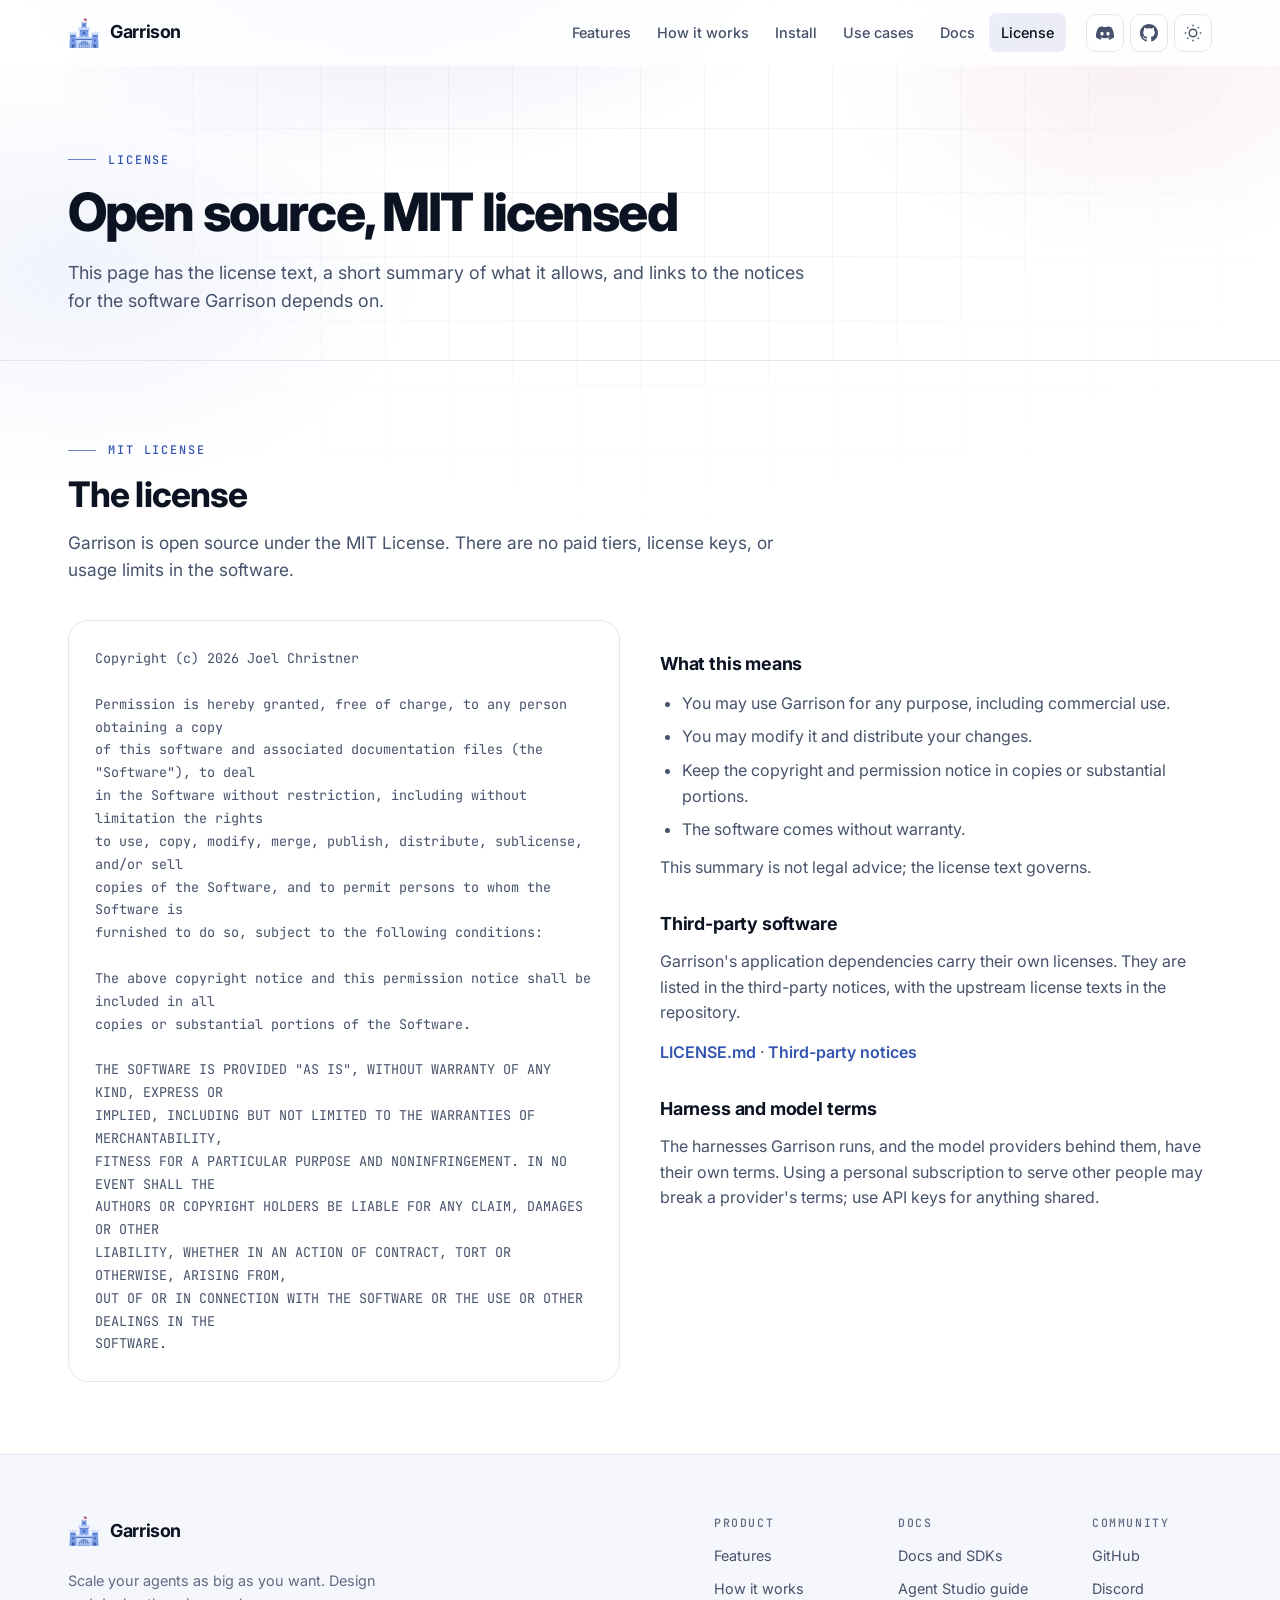
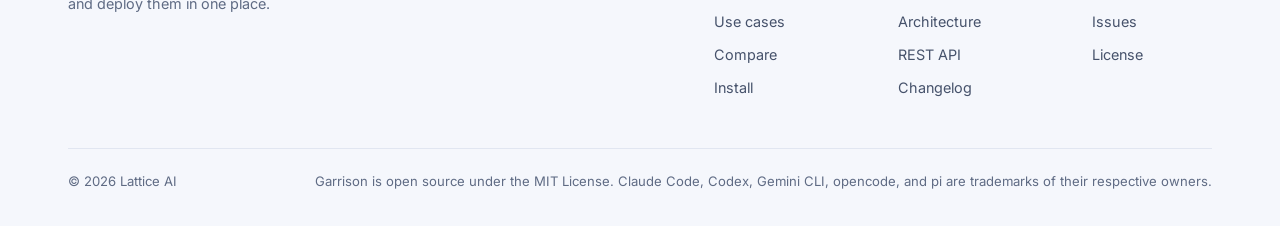
<file: license.html>
<!DOCTYPE html>
<html lang="en">
<head>
  <meta charset="UTF-8">
  <meta name="viewport" content="width=device-width, initial-scale=1.0">
  <title>License: MIT | Garrison</title>
  <meta name="description" content="Garrison is open source under the MIT License, with third-party notices for its dependencies. No paid tiers or license keys.">
  <link rel="canonical" href="https://usegarrison.ai/license.html">
  <meta property="og:site_name" content="Garrison">
  <meta property="og:title" content="License: MIT | Garrison">
  <meta property="og:description" content="Garrison is open source under the MIT License, with third-party notices for its dependencies. No paid tiers or license keys.">
  <meta property="og:type" content="website">
  <meta property="og:url" content="https://usegarrison.ai/license.html">
  <meta property="og:image" content="https://usegarrison.ai/assets/og-image.png">
  <meta property="og:image:width" content="1200">
  <meta property="og:image:height" content="630">
  <meta property="og:image:alt" content="Garrison: scale your agents as big as you want, design and deploy them in one place">
  <meta name="twitter:card" content="summary_large_image">
  <meta name="twitter:title" content="License: MIT | Garrison">
  <meta name="twitter:description" content="Garrison is open source under the MIT License, with third-party notices for its dependencies. No paid tiers or license keys.">
  <meta name="twitter:image" content="https://usegarrison.ai/assets/og-image.png">
  <meta name="color-scheme" content="dark light">
  <link rel="icon" type="image/x-icon" href="favicon.ico">
  <link rel="icon" type="image/png" sizes="32x32" href="assets/icon-32.png">
  <link rel="apple-touch-icon" href="assets/apple-touch-icon.png">
  <link rel="preconnect" href="https://fonts.googleapis.com">
  <link rel="preconnect" href="https://fonts.gstatic.com" crossorigin>
  <link href="https://fonts.googleapis.com/css2?family=Inter:wght@400;450;500;600;700;800&family=JetBrains+Mono:wght@400;500&display=swap" rel="stylesheet">
  <link rel="stylesheet" href="styles.css">
  <script>
    // Apply the theme before first paint. A saved choice wins; otherwise follow the system preference.
    (function () {
      var saved = null;
      try { saved = localStorage.getItem('garrison-theme'); } catch (e) {}
      var theme = saved;
      if (theme !== 'light' && theme !== 'dark') {
        theme = (window.matchMedia && window.matchMedia('(prefers-color-scheme: light)').matches) ? 'light' : 'dark';
      }
      document.documentElement.setAttribute('data-theme', theme);
      document.documentElement.classList.add('js');
    })();
  </script>
</head>
<body>
  <a class="skip-link" href="#main">Skip to content</a>

  <div class="bg-layers" aria-hidden="true">
    <div class="bg-glow"></div>
    <div class="bg-grid"></div>
  </div>

  <header class="nav" id="nav">
    <div class="nav-inner">
      <a href="index.html" class="nav-logo" aria-label="Garrison home">
        <img src="assets/logo.png" alt="" class="nav-logo-img" width="32" height="32">
        <span class="wordmark">Garrison</span>
      </a>
      <nav class="nav-links" id="nav-links" aria-label="Primary">
        <a href="features.html">Features</a>
        <a href="how-it-works.html">How it works</a>
        <a href="install.html">Install</a>
        <a href="use-cases.html">Use cases</a>
        <a href="docs.html">Docs</a>
        <a href="license.html" aria-current="page">License</a>
      </nav>
      <div class="nav-actions">
        <a href="https://discord.gg/tRAN8HgvK5" target="_blank" rel="noopener" class="icon-btn" aria-label="Join the Garrison community on Discord" title="Discord">
          <svg width="18" height="18" viewBox="0 0 24 24" fill="currentColor" aria-hidden="true"><path d="M20.317 4.37a19.79 19.79 0 0 0-4.885-1.515.074.074 0 0 0-.079.037c-.211.375-.445.865-.608 1.25a18.27 18.27 0 0 0-5.487 0 12.64 12.64 0 0 0-.618-1.25.077.077 0 0 0-.079-.037A19.74 19.74 0 0 0 3.677 4.37a.07.07 0 0 0-.032.028C.533 9.046-.319 13.58.099 18.058a.082.082 0 0 0 .031.056 19.9 19.9 0 0 0 5.993 3.03.078.078 0 0 0 .084-.028c.462-.63.873-1.295 1.226-1.994a.076.076 0 0 0-.042-.106 13.1 13.1 0 0 1-1.872-.892.077.077 0 0 1-.008-.128c.126-.094.252-.192.372-.291a.074.074 0 0 1 .078-.011c3.928 1.793 8.18 1.793 12.061 0a.074.074 0 0 1 .079.01c.12.099.246.198.373.292a.077.077 0 0 1-.007.128 12.3 12.3 0 0 1-1.873.891.077.077 0 0 0-.041.107c.36.698.772 1.363 1.225 1.993a.076.076 0 0 0 .084.029 19.84 19.84 0 0 0 6.002-3.03.077.077 0 0 0 .031-.055c.5-5.177-.838-9.674-3.549-13.66a.061.061 0 0 0-.031-.029zM8.02 15.331c-1.183 0-2.157-1.086-2.157-2.419 0-1.333.956-2.419 2.157-2.419 1.211 0 2.176 1.095 2.157 2.42 0 1.332-.956 2.418-2.157 2.418zm7.975 0c-1.183 0-2.157-1.086-2.157-2.419 0-1.333.955-2.419 2.157-2.419 1.21 0 2.176 1.095 2.157 2.42 0 1.332-.946 2.418-2.157 2.418z"/></svg>
        </a>
        <a href="https://github.com/jchristn/Garrison" target="_blank" rel="noopener" class="icon-btn" aria-label="Garrison on GitHub" title="GitHub">
          <svg width="18" height="18" viewBox="0 0 24 24" fill="currentColor" aria-hidden="true"><path d="M12 0c-6.626 0-12 5.373-12 12 0 5.302 3.438 9.8 8.207 11.387.599.111.793-.261.793-.577v-2.234c-3.338.726-4.033-1.416-4.033-1.416-.546-1.387-1.333-1.756-1.333-1.756-1.089-.745.083-.729.083-.729 1.205.084 1.839 1.237 1.839 1.237 1.07 1.834 2.807 1.304 3.492.997.107-.775.418-1.305.762-1.604-2.665-.305-5.467-1.334-5.467-5.931 0-1.311.469-2.381 1.236-3.221-.124-.303-.535-1.524.117-3.176 0 0 1.008-.322 3.301 1.23.957-.266 1.983-.399 3.003-.404 1.02.005 2.047.138 3.006.404 2.291-1.552 3.297-1.23 3.297-1.23.653 1.653.242 2.874.118 3.176.77.84 1.235 1.911 1.235 3.221 0 4.609-2.807 5.624-5.479 5.921.43.372.823 1.102.823 2.222v3.293c0 .319.192.694.801.576 4.765-1.589 8.199-6.086 8.199-11.386 0-6.627-5.373-12-12-12z"/></svg>
        </a>
        <button type="button" class="icon-btn theme-toggle" id="theme-toggle" aria-label="Switch theme" title="Switch theme">
          <svg class="theme-icon-sun" width="18" height="18" viewBox="0 0 24 24" fill="none" stroke="currentColor" stroke-width="2" aria-hidden="true"><circle cx="12" cy="12" r="5"/><line x1="12" y1="1" x2="12" y2="3"/><line x1="12" y1="21" x2="12" y2="23"/><line x1="4.22" y1="4.22" x2="5.64" y2="5.64"/><line x1="18.36" y1="18.36" x2="19.78" y2="19.78"/><line x1="1" y1="12" x2="3" y2="12"/><line x1="21" y1="12" x2="23" y2="12"/><line x1="4.22" y1="19.78" x2="5.64" y2="18.36"/><line x1="18.36" y1="5.64" x2="19.78" y2="4.22"/></svg>
          <svg class="theme-icon-moon" width="18" height="18" viewBox="0 0 24 24" fill="none" stroke="currentColor" stroke-width="2" aria-hidden="true"><path d="M21 12.79A9 9 0 1 1 11.21 3 7 7 0 0 0 21 12.79z"/></svg>
        </button>
        <button type="button" class="icon-btn nav-toggle" id="nav-toggle" aria-label="Open menu" aria-expanded="false" aria-controls="nav-links">
          <svg width="18" height="18" viewBox="0 0 24 24" fill="none" stroke="currentColor" stroke-width="2" aria-hidden="true"><line x1="3" y1="6" x2="21" y2="6"/><line x1="3" y1="12" x2="21" y2="12"/><line x1="3" y1="18" x2="21" y2="18"/></svg>
        </button>
      </div>
    </div>
  </header>

  <main id="main">
<section class="page-hero">
  <div class="container">
    <p class="kicker">License</p>
    <h1>Open source, MIT licensed</h1>
    <p class="lead">This page has the license text, a short summary of what it allows, and links to the notices for the software Garrison depends on.</p>
  </div>
</section>
<section class="page-section" id="mit" aria-labelledby="mit-title">
  <div class="container">
    <p class="kicker">MIT License</p>
    <h2 id="mit-title">The license</h2>
    <p class="lead">Garrison is open source under the MIT License. There are no paid tiers, license keys, or usage limits in the software.</p>
<div class="two-up"><pre class="license-text reveal">Copyright (c) 2026 Joel Christner

Permission is hereby granted, free of charge, to any person obtaining a copy
of this software and associated documentation files (the "Software"), to deal
in the Software without restriction, including without limitation the rights
to use, copy, modify, merge, publish, distribute, sublicense, and/or sell
copies of the Software, and to permit persons to whom the Software is
furnished to do so, subject to the following conditions:

The above copyright notice and this permission notice shall be included in all
copies or substantial portions of the Software.

THE SOFTWARE IS PROVIDED "AS IS", WITHOUT WARRANTY OF ANY KIND, EXPRESS OR
IMPLIED, INCLUDING BUT NOT LIMITED TO THE WARRANTIES OF MERCHANTABILITY,
FITNESS FOR A PARTICULAR PURPOSE AND NONINFRINGEMENT. IN NO EVENT SHALL THE
AUTHORS OR COPYRIGHT HOLDERS BE LIABLE FOR ANY CLAIM, DAMAGES OR OTHER
LIABILITY, WHETHER IN AN ACTION OF CONTRACT, TORT OR OTHERWISE, ARISING FROM,
OUT OF OR IN CONNECTION WITH THE SOFTWARE OR THE USE OR OTHER DEALINGS IN THE
SOFTWARE.</pre><div class="prose reveal"><h3>What this means</h3><ul><li>You may use Garrison for any purpose, including commercial use.</li><li>You may modify it and distribute your changes.</li><li>Keep the copyright and permission notice in copies or substantial portions.</li><li>The software comes without warranty.</li></ul><p>This summary is not legal advice; the license text governs.</p><h3>Third-party software</h3><p>Garrison's application dependencies carry their own licenses. They are listed in the third-party notices, with the upstream license texts in the repository.</p><p class="doc-ref"><a href="https://github.com/jchristn/Garrison/blob/main/LICENSE.md" target="_blank" rel="noopener">LICENSE.md</a> &middot; <a href="https://github.com/jchristn/Garrison/blob/main/THIRD_PARTY_NOTICES.md" target="_blank" rel="noopener">Third-party notices</a></p><h3>Harness and model terms</h3><p>The harnesses Garrison runs, and the model providers behind them, have their own terms. Using a personal subscription to serve other people may break a provider's terms; use API keys for anything shared.</p></div></div>
  </div>
</section>
</main>

  <footer class="footer">
    <div class="container">
      <div class="footer-inner">
        <div class="footer-brand">
          <a href="index.html" class="nav-logo" aria-label="Garrison home">
            <img src="assets/logo.png" alt="" class="nav-logo-img" width="32" height="32">
            <span class="wordmark">Garrison</span>
          </a>
          <p>Scale your agents as big as you want. Design and deploy them in one place.</p>
        </div>
        <div class="footer-links">
          <div class="footer-col">
            <h2 class="footer-heading">Product</h2>
            <a href="features.html">Features</a>
            <a href="how-it-works.html">How it works</a>
            <a href="use-cases.html">Use cases</a>
            <a href="index.html#compare">Compare</a>
            <a href="install.html">Install</a>
          </div>
          <div class="footer-col">
            <h2 class="footer-heading">Docs</h2>
            <a href="docs.html">Docs and SDKs</a>
            <a href="https://github.com/jchristn/Garrison/blob/main/docs/STUDIO.md" target="_blank" rel="noopener">Agent Studio guide</a>
            <a href="https://github.com/jchristn/Garrison/blob/main/docs/ARCHITECTURE.md" target="_blank" rel="noopener">Architecture</a>
            <a href="https://github.com/jchristn/Garrison/blob/main/REST_API.md" target="_blank" rel="noopener">REST API</a>
            <a href="https://github.com/jchristn/Garrison/blob/main/CHANGELOG.md" target="_blank" rel="noopener">Changelog</a>
          </div>
          <div class="footer-col">
            <h2 class="footer-heading">Community</h2>
            <a href="https://github.com/jchristn/Garrison" target="_blank" rel="noopener">GitHub</a>
            <a href="https://discord.gg/tRAN8HgvK5" target="_blank" rel="noopener">Discord</a>
            <a href="https://github.com/jchristn/Garrison/issues" target="_blank" rel="noopener">Issues</a>
            <a href="license.html">License</a>
          </div>
        </div>
      </div>
      <div class="footer-bottom">
        <span>&copy; 2026 Lattice AI</span>
        <span>Garrison is open source under the MIT License. Claude Code, Codex, Gemini CLI, opencode, and pi are trademarks of their respective owners.</span>
      </div>
    </div>
  </footer>

  <script src="script.js"></script>
</body>
</html>
</file>
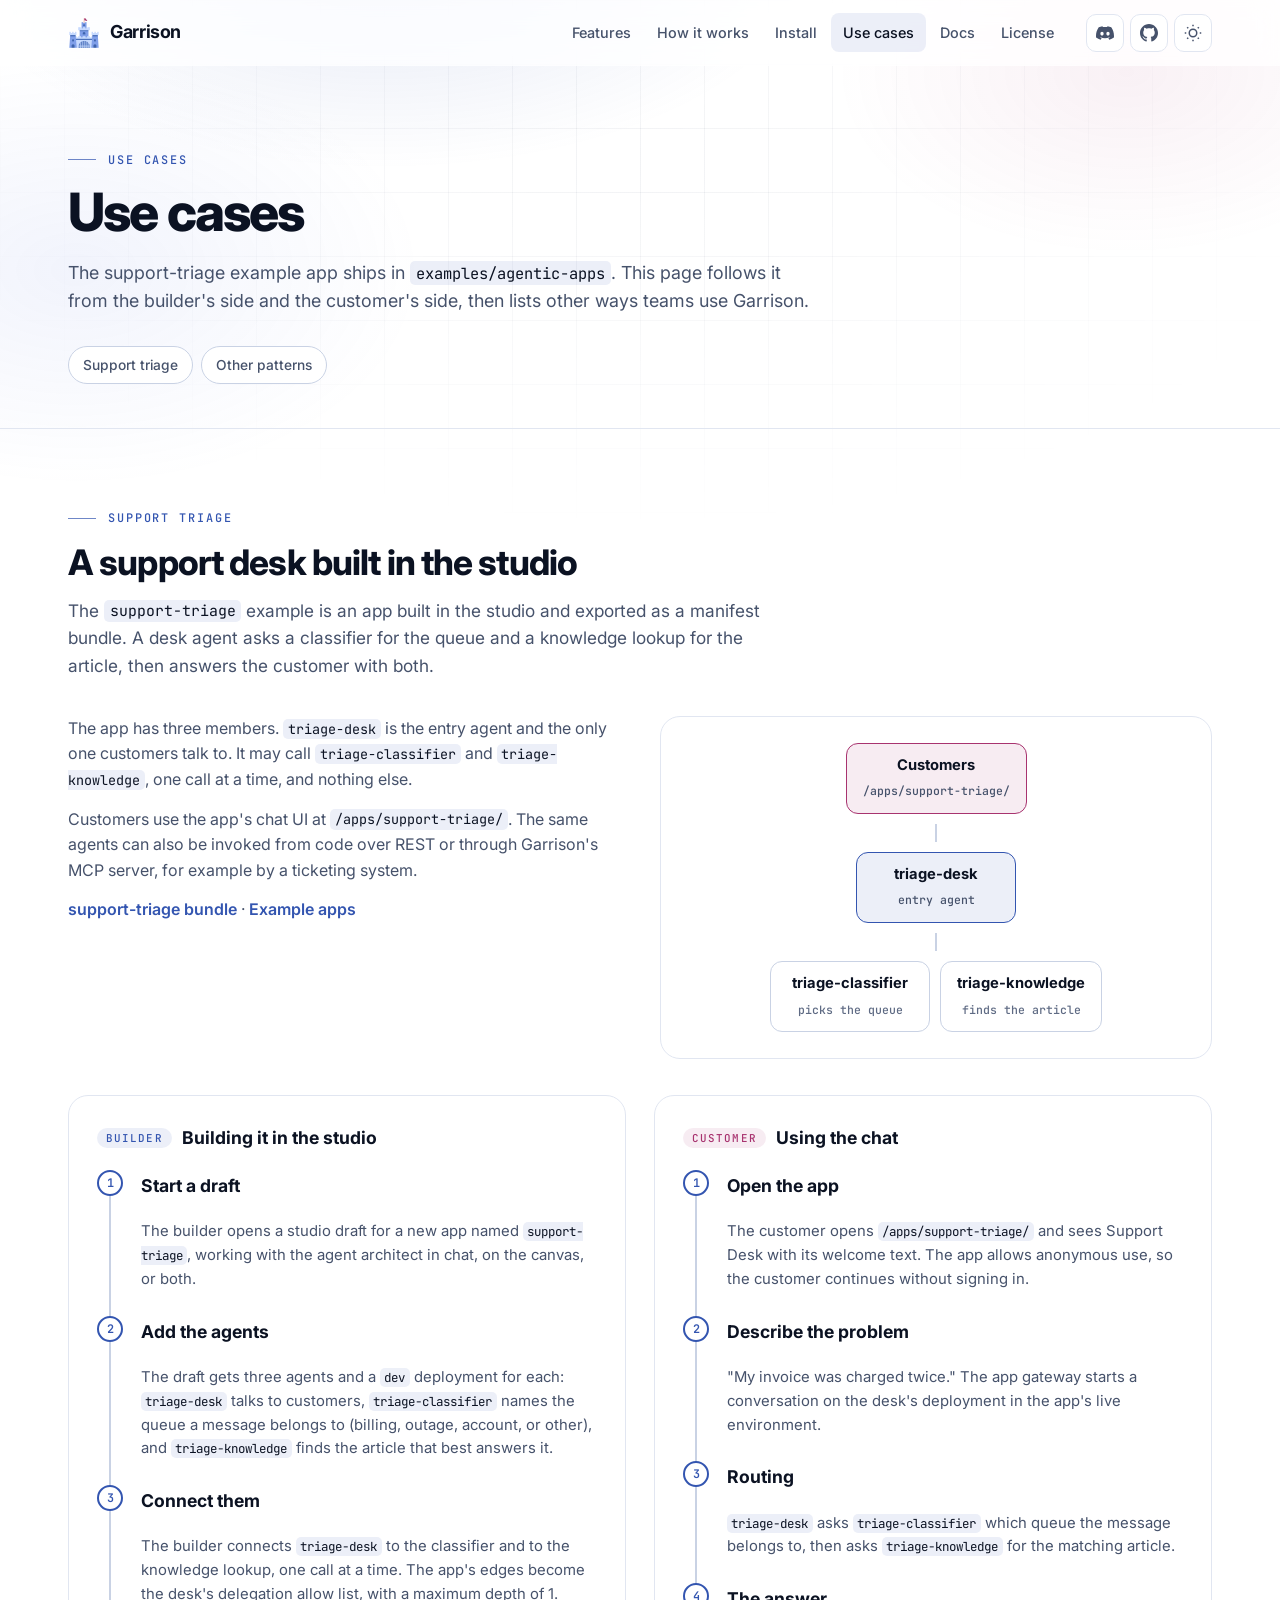
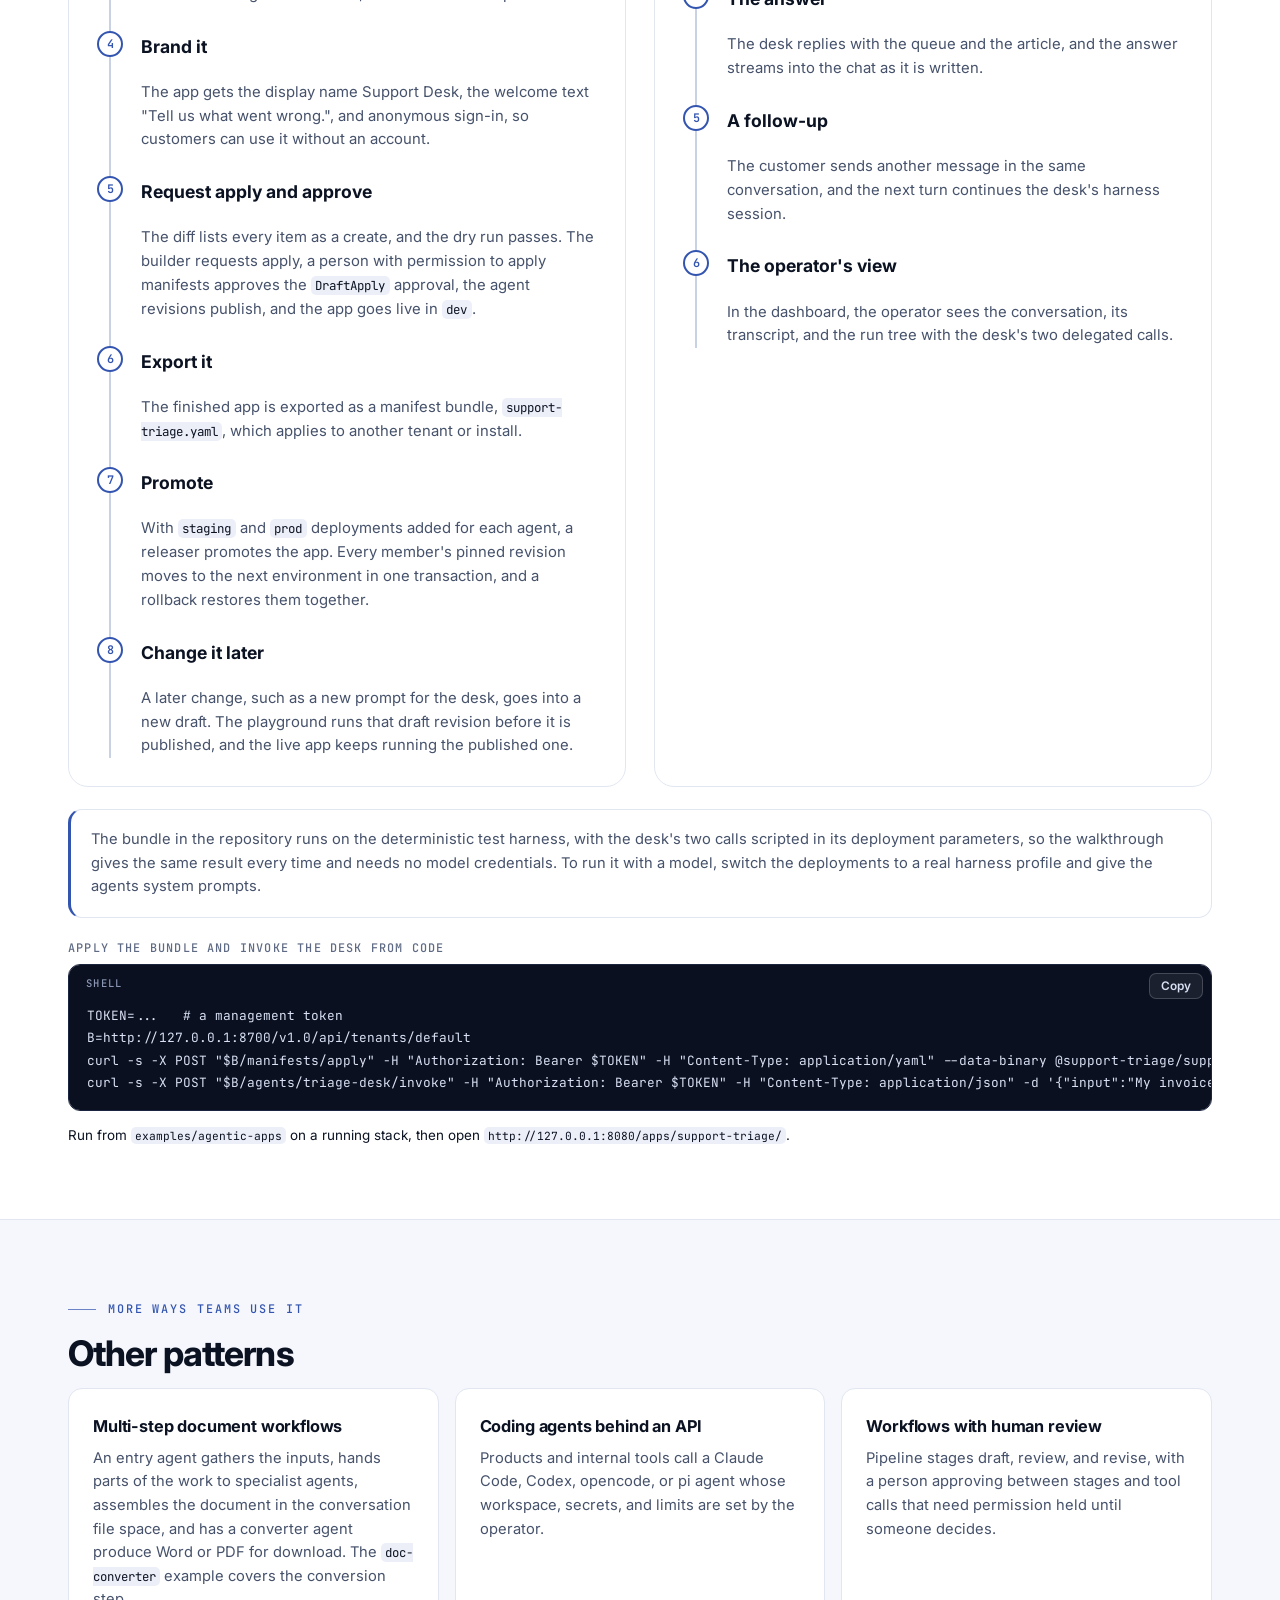
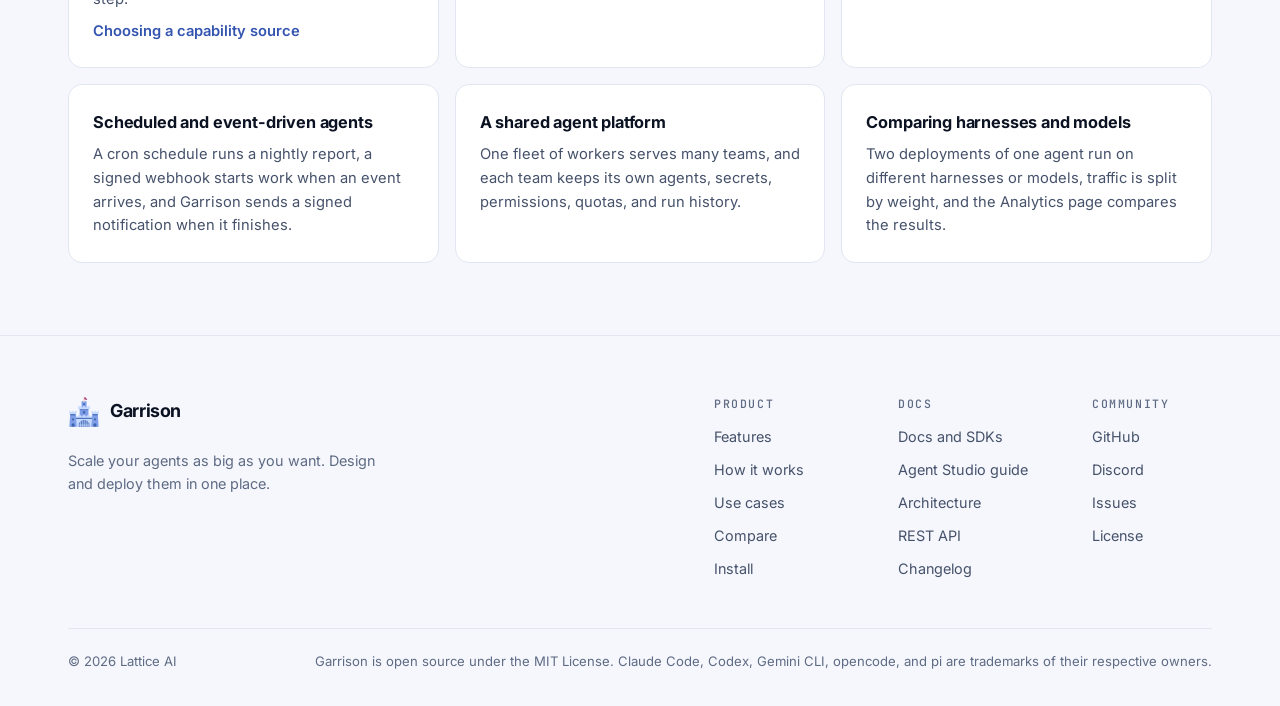
<file: use-cases.html>
<!DOCTYPE html>
<html lang="en">
<head>
  <meta charset="UTF-8">
  <meta name="viewport" content="width=device-width, initial-scale=1.0">
  <title>Use cases: the support triage app and other patterns | Garrison</title>
  <meta name="description" content="How teams use Garrison: the support-triage app, built in the studio and told from the builder&#x27;s and the customer&#x27;s side, plus document workflows, coding agents behind an API, review workflows, and scheduled agents.">
  <link rel="canonical" href="https://usegarrison.ai/use-cases.html">
  <meta property="og:site_name" content="Garrison">
  <meta property="og:title" content="Use cases: the support triage app and other patterns | Garrison">
  <meta property="og:description" content="How teams use Garrison: the support-triage app, built in the studio and told from the builder&#x27;s and the customer&#x27;s side, plus document workflows, coding agents behind an API, review workflows, and scheduled agents.">
  <meta property="og:type" content="website">
  <meta property="og:url" content="https://usegarrison.ai/use-cases.html">
  <meta property="og:image" content="https://usegarrison.ai/assets/og-image.png">
  <meta property="og:image:width" content="1200">
  <meta property="og:image:height" content="630">
  <meta property="og:image:alt" content="Garrison: scale your agents as big as you want, design and deploy them in one place">
  <meta name="twitter:card" content="summary_large_image">
  <meta name="twitter:title" content="Use cases: the support triage app and other patterns | Garrison">
  <meta name="twitter:description" content="How teams use Garrison: the support-triage app, built in the studio and told from the builder&#x27;s and the customer&#x27;s side, plus document workflows, coding agents behind an API, review workflows, and scheduled agents.">
  <meta name="twitter:image" content="https://usegarrison.ai/assets/og-image.png">
  <meta name="color-scheme" content="dark light">
  <link rel="icon" type="image/x-icon" href="favicon.ico">
  <link rel="icon" type="image/png" sizes="32x32" href="assets/icon-32.png">
  <link rel="apple-touch-icon" href="assets/apple-touch-icon.png">
  <link rel="preconnect" href="https://fonts.googleapis.com">
  <link rel="preconnect" href="https://fonts.gstatic.com" crossorigin>
  <link href="https://fonts.googleapis.com/css2?family=Inter:wght@400;450;500;600;700;800&family=JetBrains+Mono:wght@400;500&display=swap" rel="stylesheet">
  <link rel="stylesheet" href="styles.css">
  <script>
    // Apply the theme before first paint. A saved choice wins; otherwise follow the system preference.
    (function () {
      var saved = null;
      try { saved = localStorage.getItem('garrison-theme'); } catch (e) {}
      var theme = saved;
      if (theme !== 'light' && theme !== 'dark') {
        theme = (window.matchMedia && window.matchMedia('(prefers-color-scheme: light)').matches) ? 'light' : 'dark';
      }
      document.documentElement.setAttribute('data-theme', theme);
      document.documentElement.classList.add('js');
    })();
  </script>
</head>
<body>
  <a class="skip-link" href="#main">Skip to content</a>

  <div class="bg-layers" aria-hidden="true">
    <div class="bg-glow"></div>
    <div class="bg-grid"></div>
  </div>

  <header class="nav" id="nav">
    <div class="nav-inner">
      <a href="index.html" class="nav-logo" aria-label="Garrison home">
        <img src="assets/logo.png" alt="" class="nav-logo-img" width="32" height="32">
        <span class="wordmark">Garrison</span>
      </a>
      <nav class="nav-links" id="nav-links" aria-label="Primary">
        <a href="features.html">Features</a>
        <a href="how-it-works.html">How it works</a>
        <a href="install.html">Install</a>
        <a href="use-cases.html" aria-current="page">Use cases</a>
        <a href="docs.html">Docs</a>
        <a href="license.html">License</a>
      </nav>
      <div class="nav-actions">
        <a href="https://discord.gg/tRAN8HgvK5" target="_blank" rel="noopener" class="icon-btn" aria-label="Join the Garrison community on Discord" title="Discord">
          <svg width="18" height="18" viewBox="0 0 24 24" fill="currentColor" aria-hidden="true"><path d="M20.317 4.37a19.79 19.79 0 0 0-4.885-1.515.074.074 0 0 0-.079.037c-.211.375-.445.865-.608 1.25a18.27 18.27 0 0 0-5.487 0 12.64 12.64 0 0 0-.618-1.25.077.077 0 0 0-.079-.037A19.74 19.74 0 0 0 3.677 4.37a.07.07 0 0 0-.032.028C.533 9.046-.319 13.58.099 18.058a.082.082 0 0 0 .031.056 19.9 19.9 0 0 0 5.993 3.03.078.078 0 0 0 .084-.028c.462-.63.873-1.295 1.226-1.994a.076.076 0 0 0-.042-.106 13.1 13.1 0 0 1-1.872-.892.077.077 0 0 1-.008-.128c.126-.094.252-.192.372-.291a.074.074 0 0 1 .078-.011c3.928 1.793 8.18 1.793 12.061 0a.074.074 0 0 1 .079.01c.12.099.246.198.373.292a.077.077 0 0 1-.007.128 12.3 12.3 0 0 1-1.873.891.077.077 0 0 0-.041.107c.36.698.772 1.363 1.225 1.993a.076.076 0 0 0 .084.029 19.84 19.84 0 0 0 6.002-3.03.077.077 0 0 0 .031-.055c.5-5.177-.838-9.674-3.549-13.66a.061.061 0 0 0-.031-.029zM8.02 15.331c-1.183 0-2.157-1.086-2.157-2.419 0-1.333.956-2.419 2.157-2.419 1.211 0 2.176 1.095 2.157 2.42 0 1.332-.956 2.418-2.157 2.418zm7.975 0c-1.183 0-2.157-1.086-2.157-2.419 0-1.333.955-2.419 2.157-2.419 1.21 0 2.176 1.095 2.157 2.42 0 1.332-.946 2.418-2.157 2.418z"/></svg>
        </a>
        <a href="https://github.com/jchristn/Garrison" target="_blank" rel="noopener" class="icon-btn" aria-label="Garrison on GitHub" title="GitHub">
          <svg width="18" height="18" viewBox="0 0 24 24" fill="currentColor" aria-hidden="true"><path d="M12 0c-6.626 0-12 5.373-12 12 0 5.302 3.438 9.8 8.207 11.387.599.111.793-.261.793-.577v-2.234c-3.338.726-4.033-1.416-4.033-1.416-.546-1.387-1.333-1.756-1.333-1.756-1.089-.745.083-.729.083-.729 1.205.084 1.839 1.237 1.839 1.237 1.07 1.834 2.807 1.304 3.492.997.107-.775.418-1.305.762-1.604-2.665-.305-5.467-1.334-5.467-5.931 0-1.311.469-2.381 1.236-3.221-.124-.303-.535-1.524.117-3.176 0 0 1.008-.322 3.301 1.23.957-.266 1.983-.399 3.003-.404 1.02.005 2.047.138 3.006.404 2.291-1.552 3.297-1.23 3.297-1.23.653 1.653.242 2.874.118 3.176.77.84 1.235 1.911 1.235 3.221 0 4.609-2.807 5.624-5.479 5.921.43.372.823 1.102.823 2.222v3.293c0 .319.192.694.801.576 4.765-1.589 8.199-6.086 8.199-11.386 0-6.627-5.373-12-12-12z"/></svg>
        </a>
        <button type="button" class="icon-btn theme-toggle" id="theme-toggle" aria-label="Switch theme" title="Switch theme">
          <svg class="theme-icon-sun" width="18" height="18" viewBox="0 0 24 24" fill="none" stroke="currentColor" stroke-width="2" aria-hidden="true"><circle cx="12" cy="12" r="5"/><line x1="12" y1="1" x2="12" y2="3"/><line x1="12" y1="21" x2="12" y2="23"/><line x1="4.22" y1="4.22" x2="5.64" y2="5.64"/><line x1="18.36" y1="18.36" x2="19.78" y2="19.78"/><line x1="1" y1="12" x2="3" y2="12"/><line x1="21" y1="12" x2="23" y2="12"/><line x1="4.22" y1="19.78" x2="5.64" y2="18.36"/><line x1="18.36" y1="5.64" x2="19.78" y2="4.22"/></svg>
          <svg class="theme-icon-moon" width="18" height="18" viewBox="0 0 24 24" fill="none" stroke="currentColor" stroke-width="2" aria-hidden="true"><path d="M21 12.79A9 9 0 1 1 11.21 3 7 7 0 0 0 21 12.79z"/></svg>
        </button>
        <button type="button" class="icon-btn nav-toggle" id="nav-toggle" aria-label="Open menu" aria-expanded="false" aria-controls="nav-links">
          <svg width="18" height="18" viewBox="0 0 24 24" fill="none" stroke="currentColor" stroke-width="2" aria-hidden="true"><line x1="3" y1="6" x2="21" y2="6"/><line x1="3" y1="12" x2="21" y2="12"/><line x1="3" y1="18" x2="21" y2="18"/></svg>
        </button>
      </div>
    </div>
  </header>

  <main id="main">
<section class="page-hero">
  <div class="container">
    <p class="kicker">Use cases</p>
    <h1>Use cases</h1>
    <p class="lead">The support-triage example app ships in <code>examples/agentic-apps</code>. This page follows it from the builder's side and the customer's side, then lists other ways teams use Garrison.</p>
    <ul class="page-jump" aria-label="On this page">
      <li><a href="#triage">Support triage</a></li>
      <li><a href="#more">Other patterns</a></li>
    </ul>
  </div>
</section>
<section class="page-section" id="triage" aria-labelledby="triage-title">
  <div class="container">
    <p class="kicker">Support triage</p>
    <h2 id="triage-title">A support desk built in the studio</h2>
    <p class="lead">The <code>support-triage</code> example is an app built in the studio and exported as a manifest bundle. A desk agent asks a classifier for the queue and a knowledge lookup for the article, then answers the customer with both.</p>
<div class="two-up" style="margin-bottom:36px"><div class="prose reveal"><p>The app has three members. <code class="code-inline">triage-desk</code> is the entry agent and the only one customers talk to. It may call <code class="code-inline">triage-classifier</code> and <code class="code-inline">triage-knowledge</code>, one call at a time, and nothing else.</p><p>Customers use the app's chat UI at <code class="code-inline">/apps/support-triage/</code>. The same agents can also be invoked from code over REST or through Garrison's MCP server, for example by a ticketing system.</p><p class="doc-ref"><a href="https://github.com/jchristn/Garrison/tree/main/examples/agentic-apps/support-triage" target="_blank" rel="noopener">support-triage bundle</a> &middot; <a href="https://github.com/jchristn/Garrison/blob/main/examples/agentic-apps/README.md" target="_blank" rel="noopener">Example apps</a></p></div><div class="app-diagram reveal" role="img" aria-label="Customers reach the Support Desk app at /apps/support-triage/. The triage-desk entry agent calls triage-classifier and triage-knowledge, one call at a time."><div class="app-node user"><b>Customers</b><span>/apps/support-triage/</span></div><div class="app-arrow"></div><div class="app-node entry"><b>triage-desk</b><span>entry agent</span></div><div class="app-arrow"></div><div class="app-row"><div class="app-node"><b>triage-classifier</b><span>picks the queue</span></div><div class="app-node"><b>triage-knowledge</b><span>finds the article</span></div></div></div></div><div class="story"><div class="story-col reveal"><h3><span class="story-tag">Builder</span> Building it in the studio</h3><ol class="flow"><li><h3>Start a draft</h3><p>The builder opens a studio draft for a new app named <code>support-triage</code>, working with the agent architect in chat, on the canvas, or both.</p></li><li><h3>Add the agents</h3><p>The draft gets three agents and a <code>dev</code> deployment for each: <code>triage-desk</code> talks to customers, <code>triage-classifier</code> names the queue a message belongs to (billing, outage, account, or other), and <code>triage-knowledge</code> finds the article that best answers it.</p></li><li><h3>Connect them</h3><p>The builder connects <code>triage-desk</code> to the classifier and to the knowledge lookup, one call at a time. The app's edges become the desk's delegation allow list, with a maximum depth of 1.</p></li><li><h3>Brand it</h3><p>The app gets the display name Support Desk, the welcome text "Tell us what went wrong.", and anonymous sign-in, so customers can use it without an account.</p></li><li><h3>Request apply and approve</h3><p>The diff lists every item as a create, and the dry run passes. The builder requests apply, a person with permission to apply manifests approves the <code>DraftApply</code> approval, the agent revisions publish, and the app goes live in <code>dev</code>.</p></li><li><h3>Export it</h3><p>The finished app is exported as a manifest bundle, <code>support-triage.yaml</code>, which applies to another tenant or install.</p></li><li><h3>Promote</h3><p>With <code>staging</code> and <code>prod</code> deployments added for each agent, a releaser promotes the app. Every member's pinned revision moves to the next environment in one transaction, and a rollback restores them together.</p></li><li><h3>Change it later</h3><p>A later change, such as a new prompt for the desk, goes into a new draft. The playground runs that draft revision before it is published, and the live app keeps running the published one.</p></li></ol></div><div class="story-col reveal"><h3><span class="story-tag user">Customer</span> Using the chat</h3><ol class="flow"><li><h3>Open the app</h3><p>The customer opens <code>/apps/support-triage/</code> and sees Support Desk with its welcome text. The app allows anonymous use, so the customer continues without signing in.</p></li><li><h3>Describe the problem</h3><p>"My invoice was charged twice." The app gateway starts a conversation on the desk's deployment in the app's live environment.</p></li><li><h3>Routing</h3><p><code>triage-desk</code> asks <code>triage-classifier</code> which queue the message belongs to, then asks <code>triage-knowledge</code> for the matching article.</p></li><li><h3>The answer</h3><p>The desk replies with the queue and the article, and the answer streams into the chat as it is written.</p></li><li><h3>A follow-up</h3><p>The customer sends another message in the same conversation, and the next turn continues the desk's harness session.</p></li><li><h3>The operator's view</h3><p>In the dashboard, the operator sees the conversation, its transcript, and the run tree with the desk's two delegated calls.</p></li></ol></div></div><div class="callout reveal"><div>The bundle in the repository runs on the deterministic test harness, with the desk's two calls scripted in its deployment parameters, so the walkthrough gives the same result every time and needs no model credentials. To run it with a model, switch the deployments to a real harness profile and give the agents system prompts.</div></div><div class="reveal"><p class="step-label">Apply the bundle and invoke the desk from code</p><div class="code" data-copy>
<pre aria-label="Apply the support-triage example"><code>TOKEN=...   # a management token
B=http://127.0.0.1:8700/v1.0/api/tenants/default
curl -s -X POST "$B/manifests/apply" -H "Authorization: Bearer $TOKEN" -H "Content-Type: application/yaml" --data-binary @support-triage/support-triage.yaml
curl -s -X POST "$B/agents/triage-desk/invoke" -H "Authorization: Bearer $TOKEN" -H "Content-Type: application/json" -d '{"input":"My invoice was charged twice","wait":true}'</code></pre>
</div><p class="doc-ref">Run from <code class="code-inline">examples/agentic-apps</code> on a running stack, then open <code class="code-inline">http://127.0.0.1:8080/apps/support-triage/</code>.</p></div>
  </div>
</section>
<section class="page-section band" id="more" aria-labelledby="more-title">
  <div class="container">
    <p class="kicker">More ways teams use it</p>
    <h2 id="more-title">Other patterns</h2>
<div class="card-list three"><article class="info-card reveal"><h3>Multi-step document workflows</h3><p>An entry agent gathers the inputs, hands parts of the work to specialist agents, assembles the document in the conversation file space, and has a converter agent produce Word or PDF for download. The <code>doc-converter</code> example covers the conversion step.</p><p class="doc-ref"><a href="https://github.com/jchristn/Garrison/blob/main/docs/CAPABILITIES.md#choosing-a-source" target="_blank" rel="noopener">Choosing a capability source</a></p></article><article class="info-card reveal"><h3>Coding agents behind an API</h3><p>Products and internal tools call a Claude Code, Codex, opencode, or pi agent whose workspace, secrets, and limits are set by the operator.</p></article><article class="info-card reveal"><h3>Workflows with human review</h3><p>Pipeline stages draft, review, and revise, with a person approving between stages and tool calls that need permission held until someone decides.</p></article><article class="info-card reveal"><h3>Scheduled and event-driven agents</h3><p>A cron schedule runs a nightly report, a signed webhook starts work when an event arrives, and Garrison sends a signed notification when it finishes.</p></article><article class="info-card reveal"><h3>A shared agent platform</h3><p>One fleet of workers serves many teams, and each team keeps its own agents, secrets, permissions, quotas, and run history.</p></article><article class="info-card reveal"><h3>Comparing harnesses and models</h3><p>Two deployments of one agent run on different harnesses or models, traffic is split by weight, and the Analytics page compares the results.</p></article></div>
  </div>
</section>
</main>

  <footer class="footer">
    <div class="container">
      <div class="footer-inner">
        <div class="footer-brand">
          <a href="index.html" class="nav-logo" aria-label="Garrison home">
            <img src="assets/logo.png" alt="" class="nav-logo-img" width="32" height="32">
            <span class="wordmark">Garrison</span>
          </a>
          <p>Scale your agents as big as you want. Design and deploy them in one place.</p>
        </div>
        <div class="footer-links">
          <div class="footer-col">
            <h2 class="footer-heading">Product</h2>
            <a href="features.html">Features</a>
            <a href="how-it-works.html">How it works</a>
            <a href="use-cases.html">Use cases</a>
            <a href="index.html#compare">Compare</a>
            <a href="install.html">Install</a>
          </div>
          <div class="footer-col">
            <h2 class="footer-heading">Docs</h2>
            <a href="docs.html">Docs and SDKs</a>
            <a href="https://github.com/jchristn/Garrison/blob/main/docs/STUDIO.md" target="_blank" rel="noopener">Agent Studio guide</a>
            <a href="https://github.com/jchristn/Garrison/blob/main/docs/ARCHITECTURE.md" target="_blank" rel="noopener">Architecture</a>
            <a href="https://github.com/jchristn/Garrison/blob/main/REST_API.md" target="_blank" rel="noopener">REST API</a>
            <a href="https://github.com/jchristn/Garrison/blob/main/CHANGELOG.md" target="_blank" rel="noopener">Changelog</a>
          </div>
          <div class="footer-col">
            <h2 class="footer-heading">Community</h2>
            <a href="https://github.com/jchristn/Garrison" target="_blank" rel="noopener">GitHub</a>
            <a href="https://discord.gg/tRAN8HgvK5" target="_blank" rel="noopener">Discord</a>
            <a href="https://github.com/jchristn/Garrison/issues" target="_blank" rel="noopener">Issues</a>
            <a href="license.html">License</a>
          </div>
        </div>
      </div>
      <div class="footer-bottom">
        <span>&copy; 2026 Lattice AI</span>
        <span>Garrison is open source under the MIT License. Claude Code, Codex, Gemini CLI, opencode, and pi are trademarks of their respective owners.</span>
      </div>
    </div>
  </footer>

  <script src="script.js"></script>
</body>
</html>
</file>
<file: styles.css>
/* ============================================
   Garrison website styles
   Dark-first, with a light theme. Colors come from the logo:
   periwinkle towers and a magenta flag.
   ============================================ */

*, *::before, *::after { box-sizing: border-box; margin: 0; padding: 0; }

:root,
[data-theme="dark"] {
  --bg: #060913;
  --bg-band: #080d1a;
  --surface: rgba(255, 255, 255, 0.03);
  --surface-hover: rgba(255, 255, 255, 0.055);
  --surface-solid: #0c1222;
  --surface-raised: #101830;
  --border: rgba(255, 255, 255, 0.08);
  --border-strong: rgba(255, 255, 255, 0.16);
  --text: #eef2fc;
  --text-secondary: #a3afc8;
  --text-muted: #7a87a3;
  --accent: #8fb0f5;
  --accent-strong: #6f93ea;
  --accent-soft: rgba(143, 176, 245, 0.13);
  --flag: #ec8fbd;
  --flag-soft: rgba(236, 143, 189, 0.14);
  --ok: #5fd39a;
  --warn: #f2c46b;
  --no: #8a93a8;
  --btn-primary-bg: #eef2fc;
  --btn-primary-text: #0a1020;
  --code-bg: #070b16;
  --code-bar: #0d1324;
  --code-text: #d8e0f2;
  --nav-bg: rgba(6, 9, 19, 0.72);
  --shadow-lg: 0 24px 60px -20px rgba(0, 0, 0, 0.75);
  --shadow-xl: 0 40px 90px -30px rgba(0, 0, 0, 0.9);
  --grid-line: rgba(255, 255, 255, 0.04);
  --glow-1: rgba(111, 147, 234, 0.26);
  --glow-2: rgba(236, 143, 189, 0.12);
  --glow-3: rgba(80, 110, 220, 0.14);
  --stop-a: #8fb0f5;
  --stop-b: #b49cf3;
  --radius: 14px;
  --radius-sm: 10px;
  --radius-lg: 20px;
  --nav-height: 66px;
  --maxw: 1200px;
  --font-sans: 'Inter', -apple-system, BlinkMacSystemFont, 'Segoe UI', Roboto, sans-serif;
  --font-mono: 'JetBrains Mono', ui-monospace, SFMono-Regular, Menlo, Consolas, monospace;
  color-scheme: dark;
}

[data-theme="light"] {
  --bg: #ffffff;
  --bg-band: #f5f7fc;
  --surface: #ffffff;
  --surface-hover: #f5f7fc;
  --surface-solid: #ffffff;
  --surface-raised: #ffffff;
  --border: #e1e6f1;
  --border-strong: #c9d2e4;
  --text: #0b1222;
  --text-secondary: #46526b;
  --text-muted: #5f6b84;
  --accent: #3355b0;
  --accent-strong: #26449a;
  --accent-soft: rgba(51, 85, 176, 0.09);
  --flag: #a8336f;
  --flag-soft: rgba(168, 51, 111, 0.09);
  --ok: #11683b;
  --warn: #835700;
  --no: #6b7489;
  --btn-primary-bg: #0b1222;
  --btn-primary-text: #ffffff;
  --code-bg: #0a1020;
  --code-bar: #121a2f;
  --code-text: #d8e0f2;
  --nav-bg: rgba(255, 255, 255, 0.78);
  --shadow-lg: 0 20px 40px -18px rgba(14, 30, 70, 0.18);
  --shadow-xl: 0 30px 70px -28px rgba(14, 30, 70, 0.28);
  --grid-line: rgba(14, 30, 70, 0.055);
  --glow-1: rgba(51, 85, 176, 0.14);
  --glow-2: rgba(168, 51, 111, 0.07);
  --glow-3: rgba(80, 110, 220, 0.08);
  --stop-a: #3355b0;
  --stop-b: #7a4fc9;
  color-scheme: light;
}

html { scroll-behavior: smooth; scroll-padding-top: calc(var(--nav-height) + 16px); -webkit-font-smoothing: antialiased; -moz-osx-font-smoothing: grayscale; }
@media (prefers-reduced-motion: reduce) { html { scroll-behavior: auto; } }

body {
  font-family: var(--font-sans);
  color: var(--text);
  background: var(--bg);
  line-height: 1.6;
  overflow-x: hidden;
  position: relative;
}

a { color: inherit; }
img { max-width: 100%; height: auto; display: block; }
code, pre { font-family: var(--font-mono); }
p code, li code, dd code, td code {
  font-size: 0.86em; background: var(--accent-soft); color: var(--text);
  border-radius: 5px; padding: 0.1em 0.38em; overflow-wrap: anywhere;
}
::selection { background: var(--accent-soft); color: var(--text); }
:focus-visible { outline: 2px solid var(--accent); outline-offset: 3px; border-radius: 6px; }

.visually-hidden {
  position: absolute !important; width: 1px; height: 1px; padding: 0; margin: -1px;
  overflow: hidden; clip: rect(0, 0, 0, 0); white-space: nowrap; border: 0;
}

.skip-link {
  position: absolute; left: 16px; top: -60px; z-index: 200;
  background: var(--accent); color: #fff; padding: 10px 16px; border-radius: var(--radius-sm);
  font-weight: 600; text-decoration: none;
}
.skip-link:focus { top: 12px; }

.container { max-width: var(--maxw); margin: 0 auto; padding: 0 16px; }
@media (min-width: 640px) { .container { padding: 0 28px; } }

/* --- Background --- */
.bg-layers { position: fixed; inset: 0; z-index: -1; pointer-events: none; overflow: hidden; }
.bg-grid {
  position: absolute; inset: 0;
  background-image: linear-gradient(to right, var(--grid-line) 1px, transparent 1px), linear-gradient(to bottom, var(--grid-line) 1px, transparent 1px);
  background-size: 64px 64px;
  -webkit-mask-image: radial-gradient(ellipse 75% 55% at 50% 18%, #000 0%, transparent 75%);
  mask-image: radial-gradient(ellipse 75% 55% at 50% 18%, #000 0%, transparent 75%);
}
.bg-glow {
  position: absolute; inset: 0;
  background:
    radial-gradient(ellipse 55% 40% at 30% -6%, var(--glow-1) 0%, transparent 62%),
    radial-gradient(ellipse 38% 34% at 88% 8%, var(--glow-2) 0%, transparent 60%),
    radial-gradient(ellipse 45% 40% at 6% 30%, var(--glow-3) 0%, transparent 60%);
}

/* --- Navigation --- */
.nav {
  position: sticky; top: 0; z-index: 100; height: var(--nav-height);
  background: var(--nav-bg);
  backdrop-filter: saturate(180%) blur(14px); -webkit-backdrop-filter: saturate(180%) blur(14px);
  border-bottom: 1px solid transparent; transition: border-color 0.25s ease, background 0.25s ease;
}
.nav.scrolled { border-bottom-color: var(--border); }
.nav-inner { max-width: var(--maxw); height: 100%; margin: 0 auto; padding: 0 16px; display: flex; align-items: center; gap: 20px; }
@media (min-width: 640px) { .nav-inner { padding: 0 28px; } }
.nav-logo { display: inline-flex; align-items: center; gap: 10px; text-decoration: none; color: var(--text); }
.nav-logo-img { width: 32px; height: 32px; }
.wordmark { font-weight: 700; font-size: 1.12rem; letter-spacing: -0.02em; }
.nav-links { display: flex; gap: 2px; margin-left: auto; }
.nav-links a {
  color: var(--text-secondary); text-decoration: none; font-size: 0.9rem; font-weight: 500;
  padding: 8px 12px; border-radius: 8px; transition: color 0.15s ease, background 0.15s ease;
}
.nav-links a:hover { color: var(--text); background: var(--surface-hover); }
.nav-actions { display: flex; align-items: center; gap: 6px; }
.icon-btn {
  display: inline-flex; align-items: center; justify-content: center; width: 38px; height: 38px;
  border-radius: 10px; border: 1px solid var(--border); background: var(--surface); color: var(--text-secondary);
  cursor: pointer; text-decoration: none; transition: color 0.15s ease, border-color 0.15s ease, background 0.15s ease;
}
.icon-btn:hover { color: var(--text); border-color: var(--border-strong); background: var(--surface-hover); }
.theme-icon-moon { display: none; }
[data-theme="dark"] .theme-icon-sun { display: none; }
[data-theme="dark"] .theme-icon-moon { display: block; }
.nav-toggle { display: none; }

@media (max-width: 960px) {
  .nav-toggle { display: inline-flex; }
  .nav-actions { margin-left: auto; }
  .nav-links {
    display: none; position: absolute; top: var(--nav-height); left: 0; right: 0;
    flex-direction: column; gap: 0; margin: 0; padding: 8px 16px 18px;
    background: var(--surface-solid); border-bottom: 1px solid var(--border); box-shadow: var(--shadow-lg);
  }
  .nav-links.open { display: flex; }
  .nav-links a { padding: 13px 8px; font-size: 1rem; border-bottom: 1px solid var(--border); border-radius: 0; }
}

/* --- Buttons --- */
.btn {
  display: inline-flex; align-items: center; justify-content: center; gap: 9px;
  padding: 12px 22px; border-radius: 999px; font-weight: 600; font-size: 0.96rem; text-decoration: none;
  border: 1px solid transparent; cursor: pointer; transition: transform 0.15s ease, box-shadow 0.2s ease, background 0.2s ease, border-color 0.2s ease;
}
.btn-primary { background: var(--btn-primary-bg); color: var(--btn-primary-text); box-shadow: 0 8px 28px -10px var(--glow-1); }
.btn-primary:hover { transform: translateY(-1px); box-shadow: 0 14px 34px -12px var(--accent); }
.btn-secondary { background: var(--surface); color: var(--text); border-color: var(--border-strong); }
.btn-secondary:hover { background: var(--surface-hover); transform: translateY(-1px); }

/* --- Hero --- */
.hero { padding: 84px 0 64px; position: relative; }
.hero-grid { display: grid; grid-template-columns: minmax(0, 1.05fr) minmax(0, 1fr); gap: 56px; align-items: center; }
.eyebrow {
  display: inline-flex; align-items: center; gap: 9px; padding: 6px 14px; border-radius: 999px;
  border: 1px solid var(--border-strong); background: var(--surface);
  font: 500 0.74rem var(--font-mono); letter-spacing: 0.1em; text-transform: uppercase; color: var(--text-secondary);
  margin-bottom: 26px;
}
.eyebrow .dot { width: 7px; height: 7px; border-radius: 50%; background: var(--ok); box-shadow: 0 0 0 4px rgba(95, 211, 154, 0.18); }
.hero h1 { font-size: clamp(2.2rem, 4.6vw, 3.5rem); line-height: 1.04; letter-spacing: -0.035em; font-weight: 800; margin-bottom: 24px; }
.gradient-text {
  background: linear-gradient(100deg, var(--stop-a) 0%, var(--stop-b) 55%, var(--flag) 100%);
  -webkit-background-clip: text; background-clip: text; color: transparent;
}
.hero-sub { font-size: 1.12rem; color: var(--text-secondary); max-width: 37em; margin-bottom: 32px; }
.hero-sub a { color: var(--text); text-decoration: underline; text-decoration-color: var(--border-strong); text-underline-offset: 3px; }
.hero-sub a:hover { text-decoration-color: var(--accent); }
.hero-actions { display: flex; flex-wrap: wrap; gap: 12px; }
.hero-actions.center { justify-content: center; }
.hero-meta { list-style: none; display: flex; flex-wrap: wrap; gap: 8px 22px; margin-top: 30px; font-size: 0.82rem; color: var(--text-muted); }
.hero-meta li { position: relative; padding-left: 14px; }
.hero-meta li::before { content: ''; position: absolute; left: 0; top: 0.62em; width: 6px; height: 6px; border-radius: 2px; background: var(--accent); opacity: 0.7; }

.hero-visual { position: relative; }
.window {
  background: var(--code-bg); border: 1px solid var(--border-strong); border-radius: var(--radius-lg);
  box-shadow: var(--shadow-xl); overflow: hidden; position: relative; z-index: 1;
}
[data-theme="light"] .window { border-color: #1b2540; }
.window-bar { display: flex; align-items: center; gap: 7px; padding: 13px 16px; background: var(--code-bar); border-bottom: 1px solid rgba(255, 255, 255, 0.06); }
.wdot { width: 11px; height: 11px; border-radius: 50%; display: inline-block; }
.wdot.red { background: #ff5f57; } .wdot.yellow { background: #febc2e; } .wdot.green { background: #28c840; }
.window-title { margin-left: 10px; font: 500 0.76rem var(--font-mono); color: #8692ad; }
.window-body { padding: 20px 22px 34px; color: var(--code-text); font-size: 12.6px; line-height: 1.75; overflow-x: auto; }
.window-body code { font-size: inherit; }
.t-prompt { color: #8fb0f5; } .t-dim { color: #8b97b2; } .t-key { color: #e9eefb; font-weight: 500; }
.t-ok { color: #5fd39a; } .t-str { color: #f2c46b; }

.float-card {
  position: absolute; z-index: 2; background: var(--surface-raised); border: 1px solid var(--border-strong);
  border-radius: 14px; padding: 12px 16px; box-shadow: var(--shadow-lg); display: flex; flex-direction: column; gap: 2px;
  backdrop-filter: blur(10px); -webkit-backdrop-filter: blur(10px);
}
[data-theme="dark"] .float-card { background: rgba(16, 24, 48, 0.92); }
.fc-label { font: 500 0.66rem var(--font-mono); letter-spacing: 0.12em; text-transform: uppercase; color: var(--text-muted); }
.fc-value { font-size: 1.35rem; font-weight: 700; letter-spacing: -0.02em; }
.fc-value small { font-size: 0.78rem; color: var(--text-secondary); font-weight: 500; }
.fc-env { display: flex; align-items: center; gap: 6px; font-size: 0.78rem; }
.fc-env b { font-weight: 600; padding: 3px 9px; border-radius: 999px; border: 1px solid var(--border-strong); color: var(--text-secondary); }
.fc-env b.on { background: var(--accent-soft); color: var(--accent); border-color: var(--accent); }
.fc-env i { width: 14px; height: 1px; background: var(--border-strong); }
.float-a { top: -26px; right: -14px; }
.float-b { bottom: -38px; left: -26px; }

@media (max-width: 1080px) { .float-a { right: 8px; } .float-b { left: 8px; } }
@media (max-width: 900px) {
  .hero { padding: 48px 0 56px; }
  .hero-grid { grid-template-columns: minmax(0, 1fr); gap: 52px; }
}
@media (max-width: 520px) {
  .float-card { display: none; }
  .window-body { font-size: 11px; padding: 16px; }
}

/* --- Stats --- */
.stats { border-top: 1px solid var(--border); border-bottom: 1px solid var(--border); background: var(--bg-band); padding: 40px 0 30px; position: relative; }
.stat-row { display: grid; grid-template-columns: repeat(5, minmax(0, 1fr)); gap: 0; }
.stat { display: flex; flex-direction: column-reverse; align-items: center; text-align: center; gap: 8px; padding: 6px 14px; border-left: 1px solid var(--border); }
.stat:first-child { border-left: 0; }
.stat dd { font-size: clamp(2rem, 3.6vw, 2.7rem); font-weight: 800; letter-spacing: -0.035em; line-height: 1; }
.stat dt { font: 500 0.72rem/1.5 var(--font-mono); text-transform: uppercase; letter-spacing: 0.06em; color: var(--text-muted); max-width: 18em; }
.stat:nth-child(odd) dd { color: var(--text); }
.stat:nth-child(even) dd { background: linear-gradient(100deg, var(--stop-a), var(--stop-b)); -webkit-background-clip: text; background-clip: text; color: transparent; }
.stats-note { margin: 26px auto 0; max-width: 54em; text-align: center; font-size: 0.82rem; color: var(--text-muted); }
.stats-note a { color: var(--text-secondary); text-underline-offset: 3px; }
@media (max-width: 900px) {
  .stat-row { grid-template-columns: repeat(2, minmax(0, 1fr)); gap: 26px 0; }
  .stat { border-left: 0; }
  .stat:last-child { grid-column: 1 / -1; }
}

/* --- Sections --- */
.section { padding: 112px 0; position: relative; }
.section-band { background: var(--bg-band); border-top: 1px solid var(--border); border-bottom: 1px solid var(--border); }
@media (max-width: 700px) { .section { padding: 76px 0; } }

.kicker {
  display: inline-flex; align-items: center; gap: 12px; margin-bottom: 16px;
  font: 500 0.74rem var(--font-mono); letter-spacing: 0.16em; text-transform: uppercase; color: var(--accent);
}
.kicker::before { content: ''; width: 28px; height: 1px; background: currentColor; opacity: 0.7; }
.section h2 { font-size: clamp(1.9rem, 3.8vw, 2.9rem); line-height: 1.1; letter-spacing: -0.03em; font-weight: 750; margin-bottom: 18px; }
.lead { font-size: 1.08rem; color: var(--text-secondary); max-width: 42em; }
.section-head { text-align: center; margin: 0 auto 56px; max-width: 760px; }
.section-head .lead { margin: 0 auto; }

.split { display: grid; grid-template-columns: minmax(0, 1fr) minmax(0, 1.05fr); gap: 64px; align-items: start; }
.split-rev { grid-template-columns: minmax(0, 1.1fr) minmax(0, 1fr); }
.split-rev .split-copy { order: 2; }
.split-rev .split-visual { order: 1; }
.split-copy { position: sticky; top: calc(var(--nav-height) + 32px); }
.split-copy .lead { margin-bottom: 30px; }
@media (max-width: 960px) {
  .split, .split-rev { grid-template-columns: minmax(0, 1fr); gap: 44px; }
  .split-rev .split-copy, .split-rev .split-visual { order: initial; }
  .split-copy { position: static; }
}

.ticks { list-style: none; display: grid; gap: 16px; }
.ticks li { position: relative; padding-left: 34px; color: var(--text-secondary); font-size: 0.98rem; }
.ticks li strong { color: var(--text); font-weight: 600; }
.ticks li::before {
  content: ''; position: absolute; left: 0; top: 2px; width: 22px; height: 22px; border-radius: 7px;
  background: var(--accent-soft) url("data:image/svg+xml,%3Csvg xmlns='http://www.w3.org/2000/svg' viewBox='0 0 24 24' fill='none' stroke='%238fb0f5' stroke-width='3' stroke-linecap='round' stroke-linejoin='round'%3E%3Cpath d='M6 12.5l4 4 8-9'/%3E%3C/svg%3E") center / 13px no-repeat;
  border: 1px solid var(--border);
}
[data-theme="light"] .ticks li::before {
  background-image: url("data:image/svg+xml,%3Csvg xmlns='http://www.w3.org/2000/svg' viewBox='0 0 24 24' fill='none' stroke='%233355b0' stroke-width='3' stroke-linecap='round' stroke-linejoin='round'%3E%3Cpath d='M6 12.5l4 4 8-9'/%3E%3C/svg%3E");
}

/* --- Panels (shared frame for visuals) --- */
.panel {
  background: var(--surface-solid); border: 1px solid var(--border); border-radius: var(--radius-lg);
  box-shadow: var(--shadow-lg); padding: 22px; position: relative; overflow: hidden;
}
.panel::before {
  content: ''; position: absolute; inset: 0 0 auto 0; height: 1px;
  background: linear-gradient(90deg, transparent, var(--accent), transparent); opacity: 0.55;
}
.panel figcaption { margin-top: 14px; font-size: 0.84rem; color: var(--text-muted); text-align: center; }
.panel svg { display: block; width: 100%; height: auto; }
.stop-a { stop-color: var(--stop-a); }
.stop-b { stop-color: var(--stop-b); }

/* Scale visual */
.s-cap { font: 500 10.5px var(--font-mono); letter-spacing: 0.14em; fill: var(--text-muted); }
.s-cp rect { fill: var(--accent-soft); stroke: var(--accent); stroke-width: 1.3; }
.s-label { font: 600 12.5px var(--font-mono); fill: var(--text); }
.s-leader { fill: var(--ok); }
.s-wire { fill: none; stroke: var(--border-strong); stroke-width: 1.5; }
.s-db { fill: var(--surface-raised); stroke: var(--border-strong); stroke-width: 1.3; }
.s-pull path { fill: none; stroke: var(--accent); stroke-width: 1.4; stroke-dasharray: 4 5; animation: dash 1.4s linear infinite; }
.s-grid .w { fill: var(--surface); stroke: var(--border-strong); stroke-width: 1.1; }
.s-grid .w-add { fill: none; stroke-dasharray: 5 5; }
.s-grid .sl { fill: var(--surface-hover); stroke: var(--border); }
.s-grid .sl.on { fill: var(--accent); stroke: none; opacity: 0.9; }
.s-mini { font: 500 10px var(--font-mono); fill: var(--text-muted); }
.s-add { font: 500 11px var(--font-mono); fill: var(--text-muted); }
.s-grid .p1 { animation: pulse 2.6s ease-in-out infinite; }
.s-grid .p2 { animation: pulse 3.1s ease-in-out 0.4s infinite; }
.s-grid .p3 { animation: pulse 2.8s ease-in-out 0.9s infinite; }
.s-grid .p4 { animation: pulse 3.4s ease-in-out 0.2s infinite; }
.s-grid .p5 { animation: pulse 2.9s ease-in-out 1.3s infinite; }
.s-grid .p6 { animation: pulse 3.3s ease-in-out 0.7s infinite; }
@keyframes pulse { 0%, 100% { opacity: 0.95; } 50% { opacity: 0.3; } }
@keyframes dash { to { stroke-dashoffset: -18; } }

.measure {
  margin-top: 22px; background: var(--surface-solid); border: 1px solid var(--border); border-radius: var(--radius);
  padding: 22px 24px; box-shadow: var(--shadow-lg);
}
.measure-title { font-weight: 700; font-size: 1rem; }
.measure-sub { font-size: 0.86rem; color: var(--text-secondary); margin: 4px 0 18px; }
.bar-row { display: grid; grid-template-columns: 9.5em minmax(0, 1fr) 7.5em; align-items: center; gap: 14px; font-size: 0.86rem; margin-bottom: 12px; }
.bar-row span { color: var(--text-secondary); }
.bar-row b { text-align: right; font-weight: 700; font-variant-numeric: tabular-nums; }
.bar { height: 8px; border-radius: 999px; background: var(--surface-hover); overflow: hidden; border: 1px solid var(--border); }
.bar i { display: block; height: 100%; width: var(--w); border-radius: inherit; background: linear-gradient(90deg, var(--stop-a), var(--stop-b)); transform-origin: left; transition: transform 1.1s cubic-bezier(.2, .7, .2, 1); }
.js .measure:not(.visible) .bar i { transform: scaleX(0); }
.measure-foot { font-size: 0.8rem; color: var(--text-muted); margin-top: 14px; }
.measure-foot a { color: var(--text-secondary); text-underline-offset: 3px; }
@media (max-width: 520px) { .bar-row { grid-template-columns: 1fr auto; } .bar-row .bar { grid-column: 1 / -1; grid-row: 2; } }

/* Studio visual */
.studio-panel { padding: 0; }
.studio-top { display: flex; align-items: center; gap: 4px; padding: 12px 14px; border-bottom: 1px solid var(--border); background: var(--surface); flex-wrap: wrap; }
.studio-tab { font-size: 0.78rem; font-weight: 600; color: var(--text-muted); padding: 5px 11px; border-radius: 8px; }
.studio-tab.on { color: var(--text); background: var(--accent-soft); }
.studio-badge { margin-left: auto; font: 500 0.7rem var(--font-mono); color: var(--flag); background: var(--flag-soft); padding: 4px 10px; border-radius: 999px; }
.studio-body { display: grid; grid-template-columns: minmax(0, 1.7fr) minmax(0, 1fr); }
.studio-canvas { border-right: 1px solid var(--border); }
.c-dot { fill: var(--border-strong); }
.c-edge { fill: none; stroke: var(--accent); stroke-width: 1.6; }
.c-head { fill: var(--accent); }
.c-edge-label { font: 600 11px var(--font-mono); fill: var(--flag); }
.c-node { fill: var(--surface-raised); stroke: var(--border-strong); stroke-width: 1.2; }
.c-entry { stroke: var(--accent); stroke-width: 1.8; }
.c-node-title { font: 600 13px var(--font-sans); fill: var(--text); }
.c-node-sub { font: 500 10.5px var(--font-mono); fill: var(--text-muted); }
.c-files { fill: var(--surface); stroke: var(--border-strong); stroke-dasharray: 4 4; }
.studio-chat { padding: 16px 14px; display: flex; flex-direction: column; gap: 10px; font-size: 0.78rem; justify-content: center; }
.bubble { padding: 10px 12px; border-radius: 12px; line-height: 1.45; }
.bubble.you { background: var(--accent); color: #fff; border-bottom-right-radius: 4px; align-self: flex-end; max-width: 92%; }
[data-theme="dark"] .bubble.you { color: #0a1020; }
.bubble.bot { background: var(--surface-hover); border: 1px solid var(--border); color: var(--text-secondary); border-bottom-left-radius: 4px; }
.bubble.bot b { display: block; color: var(--text); font-size: 0.72rem; margin-bottom: 2px; }
.approve { display: flex; align-items: center; justify-content: space-between; gap: 8px; border: 1px solid var(--border-strong); border-radius: 10px; padding: 7px 8px 7px 12px; }
.approve span { font: 500 0.7rem var(--font-mono); color: var(--text-muted); }
.approve b { background: var(--ok); color: #04160d; font-size: 0.72rem; padding: 4px 10px; border-radius: 7px; }
.env-strip { display: flex; align-items: center; justify-content: center; gap: 10px; padding: 16px; border-top: 1px solid var(--border); flex-wrap: wrap; }
.env { display: flex; flex-direction: column; align-items: center; padding: 8px 16px; border-radius: 12px; border: 1px solid var(--border-strong); background: var(--surface); min-width: 92px; }
.env-name { font-weight: 700; font-size: 0.86rem; }
.env-rev { font: 500 0.7rem var(--font-mono); color: var(--text-muted); }
.env-on { border-color: var(--ok); box-shadow: 0 0 0 3px rgba(95, 211, 154, 0.12); }
.env-arrow { width: 28px; height: 1px; background: var(--border-strong); position: relative; }
.env-arrow::after { content: ''; position: absolute; right: -1px; top: -3px; border: 3.5px solid transparent; border-left: 5px solid var(--border-strong); }
.studio-panel figcaption { margin: 0; padding: 0 16px 16px; }
@media (max-width: 620px) {
  .studio-body { grid-template-columns: minmax(0, 1fr); }
  .studio-canvas { border-right: 0; border-bottom: 1px solid var(--border); }
  .env { min-width: 76px; padding: 6px 10px; }
  .env-arrow { width: 14px; }
}

/* Lifecycle loop */
.loop { list-style: none; display: grid; grid-template-columns: repeat(6, minmax(0, 1fr)); margin-top: 72px; border: 1px solid var(--border); border-radius: var(--radius-lg); overflow: hidden; background: var(--surface-solid); }
.loop li { padding: 22px 18px; border-left: 1px solid var(--border); display: flex; flex-direction: column; gap: 4px; }
.loop li:first-child { border-left: 0; }
.loop-n { font: 500 0.72rem var(--font-mono); color: var(--accent); }
.loop b { font-size: 1.05rem; letter-spacing: -0.01em; }
.loop li span:last-child { font-size: 0.8rem; color: var(--text-muted); line-height: 1.45; }
@media (max-width: 960px) { .loop { grid-template-columns: repeat(3, minmax(0, 1fr)); } .loop li:nth-child(4) { border-left: 0; } .loop li:nth-child(n+4) { border-top: 1px solid var(--border); } }
@media (max-width: 560px) { .loop { grid-template-columns: repeat(2, minmax(0, 1fr)); } .loop li { border-left: 0; border-top: 1px solid var(--border); } .loop li:nth-child(even) { border-left: 1px solid var(--border); } .loop li:nth-child(-n+2) { border-top: 0; } }

/* Harness band */
.harness-band { padding: 56px 0; border-bottom: 1px solid var(--border); }
.band-title { text-align: center; font: 500 0.74rem var(--font-mono); letter-spacing: 0.16em; text-transform: uppercase; color: var(--text-muted); margin-bottom: 26px; }
.harness-list { list-style: none; display: grid; grid-template-columns: repeat(4, minmax(0, 1fr)); gap: 12px; }
.harness-list li {
  display: flex; flex-direction: column; gap: 2px; padding: 16px 18px; border-radius: var(--radius);
  border: 1px solid var(--border); background: var(--surface); transition: border-color 0.2s ease, transform 0.2s ease;
}
.harness-list li:hover { border-color: var(--border-strong); transform: translateY(-2px); }
.harness-list b { font-size: 1.02rem; letter-spacing: -0.01em; }
.harness-list b a { text-decoration: none; }
.harness-list b a:hover { color: var(--accent); }
.harness-list span { font: 500 0.72rem var(--font-mono); color: var(--text-muted); }
@media (max-width: 760px) { .harness-list { grid-template-columns: repeat(2, minmax(0, 1fr)); } }

/* Features */
.feature-grid { display: grid; grid-template-columns: repeat(3, minmax(0, 1fr)); gap: 1px; background: var(--border); border: 1px solid var(--border); border-radius: var(--radius-lg); overflow: hidden; }
.feature { background: var(--bg); padding: 30px 28px 32px; transition: background 0.2s ease; }
.feature:hover { background: var(--surface-solid); }
.ficon {
  width: 42px; height: 42px; border-radius: 12px; display: flex; align-items: center; justify-content: center; margin-bottom: 18px;
  background: var(--accent-soft); border: 1px solid var(--border);
}
.ficon svg { width: 21px; height: 21px; fill: none; stroke: var(--accent); stroke-width: 1.7; stroke-linecap: round; stroke-linejoin: round; }
.feature h3 { font-size: 1.04rem; letter-spacing: -0.01em; margin-bottom: 8px; }
.feature p { font-size: 0.92rem; color: var(--text-secondary); }
@media (max-width: 960px) { .feature-grid { grid-template-columns: repeat(2, minmax(0, 1fr)); } }
@media (max-width: 600px) { .feature-grid { grid-template-columns: minmax(0, 1fr); } .feature { padding: 24px 20px; } }

/* Architecture */
.arch { padding: 28px; }
.a-cap { font: 500 11px var(--font-mono); letter-spacing: 0.14em; fill: var(--text-muted); }
.a-client rect { fill: var(--surface); stroke: var(--border-strong); stroke-width: 1.2; }
.a-t { font: 600 14px var(--font-sans); fill: var(--text); }
.a-s { font: 400 12px var(--font-sans); fill: var(--text-muted); }
.a-s2 { font: 400 12.5px var(--font-sans); fill: var(--text-secondary); }
.a-line path, .a-line-s { fill: none; stroke: var(--accent); stroke-width: 1.6; }
.a-dash { stroke-dasharray: 5 5; }
.a-head { fill: var(--accent); }
.a-l { font: 500 11px var(--font-mono); fill: var(--text-secondary); }
.a-cp { fill: var(--surface-raised); stroke: url(#a-cp); stroke-width: 2; }
.a-title { font: 700 18px var(--font-sans); fill: var(--text); letter-spacing: -0.01em; }
.a-chip rect { fill: var(--accent-soft); stroke: var(--border); }
.a-c { font: 500 13px var(--font-sans); fill: var(--text); }
.a-worker { fill: var(--surface); stroke: var(--border-strong); stroke-width: 1.2; }
.a-harness { fill: var(--flag-soft); stroke: var(--flag); stroke-width: 1.2; stroke-opacity: 0.5; }
.a-pill rect { fill: var(--surface-raised); stroke: var(--border-strong); }
.a-m { font: 500 12px var(--font-mono); fill: var(--text); }
.arch-db {
  display: flex; align-items: center; gap: 12px; margin: 18px auto 0; max-width: 620px;
  padding: 12px 16px; border-radius: 12px; border: 1px solid var(--border); background: var(--surface);
  font-size: 0.88rem; color: var(--text-secondary);
}
.arch-db b { color: var(--text); }
.db-icon svg { width: 22px; height: 22px; fill: none; stroke: var(--accent); stroke-width: 1.7; display: block; }
@media (max-width: 600px) { .arch { padding: 14px; } }

.steps { list-style: none; counter-reset: step; display: grid; grid-template-columns: repeat(5, minmax(0, 1fr)); gap: 14px; margin-top: 28px; }
.steps li { counter-increment: step; position: relative; padding: 22px 20px; border-radius: var(--radius); border: 1px solid var(--border); background: var(--surface-solid); }
.steps li::before { content: '0' counter(step); display: block; font: 500 0.74rem var(--font-mono); color: var(--accent); margin-bottom: 10px; }
.steps h3 { font-size: 1.02rem; margin-bottom: 6px; }
.steps p { font-size: 0.86rem; color: var(--text-secondary); }
@media (max-width: 1080px) { .steps { grid-template-columns: repeat(2, minmax(0, 1fr)); } }
@media (max-width: 600px) { .steps { grid-template-columns: minmax(0, 1fr); } }

/* Screens */
.screens { position: relative; max-width: 1040px; margin: 0 auto; padding-bottom: 12%; }
.shot { border-radius: 14px; overflow: hidden; border: 1px solid var(--border-strong); background: var(--surface-solid); box-shadow: var(--shadow-xl); }
.shot-bar { display: flex; align-items: center; gap: 6px; padding: 10px 14px; background: var(--surface); border-bottom: 1px solid var(--border); }
.shot-bar .wdot { width: 9px; height: 9px; }
.shot-url { margin-left: 10px; font: 500 0.7rem var(--font-mono); color: var(--text-secondary); background: var(--surface-hover); padding: 3px 12px; border-radius: 6px; }
.shot-back { width: 76%; transform: rotate(-1deg); }
.shot-front { position: absolute; width: 66%; right: 0; bottom: 0; transform: rotate(1deg); }
[data-theme="light"] .shot-back { z-index: 0; }
[data-theme="dark"] .shot-back { position: absolute; right: 0; bottom: 0; left: auto; width: 66%; z-index: 2; transform: rotate(1deg); }
[data-theme="dark"] .shot-front { position: relative; width: 76%; z-index: 1; transform: rotate(-1deg); }
.screens-note { text-align: center; color: var(--text-muted); font-size: 0.82rem; margin-top: 26px; }
@media (max-width: 700px) {
  .screens { padding-bottom: 0; display: grid; gap: 18px; }
  .shot-back, .shot-front, [data-theme="dark"] .shot-back, [data-theme="dark"] .shot-front { position: static; width: 100%; transform: none; }
}

/* Compare */
.table-wrap { overflow-x: auto; border: 1px solid var(--border); border-radius: var(--radius-lg); background: var(--surface-solid); box-shadow: var(--shadow-lg); }
.compare { width: 100%; min-width: 980px; border-collapse: separate; border-spacing: 0; font-size: 0.82rem; }
.compare caption { caption-side: bottom; text-align: left; padding: 14px 18px; color: var(--text-muted); font-size: 0.78rem; border-top: 1px solid var(--border); }
.compare th, .compare td { padding: 14px 14px; vertical-align: top; text-align: left; border-bottom: 1px solid var(--border); color: var(--text-secondary); line-height: 1.45; }
.compare tbody tr:last-child th, .compare tbody tr:last-child td { border-bottom: 0; }
.compare thead th { color: var(--text); font-size: 0.86rem; font-weight: 700; background: var(--surface); position: sticky; top: 0; }
.compare thead th small { display: block; font: 500 0.68rem var(--font-mono); color: var(--text-muted); margin-top: 2px; }
.compare tbody th { color: var(--text); font-weight: 600; width: 15%; position: sticky; left: 0; background: var(--surface-solid); z-index: 1; }
.compare .col-g { background: var(--accent-soft); color: var(--text); }
.compare thead .col-g { color: var(--accent); }
.mk { display: block; width: max-content; font: 600 0.66rem var(--font-mono); letter-spacing: 0.06em; text-transform: uppercase; padding: 2px 8px; border-radius: 999px; margin-bottom: 6px; border: 1px solid; }
.mk.yes { color: var(--ok); border-color: currentColor; background: rgba(95, 211, 154, 0.1); }
.mk.part { color: var(--warn); border-color: currentColor; background: rgba(242, 196, 107, 0.08); }
.mk.no { color: var(--no); border-color: var(--border-strong); }
.mk.txt { color: var(--accent); border-color: var(--border-strong); }
.compare-note { text-align: center; color: var(--text-muted); font-size: 0.8rem; margin-top: 16px; }
.compare-note a { color: var(--text-secondary); text-underline-offset: 3px; }

.choose-grid { display: grid; grid-template-columns: repeat(3, minmax(0, 1fr)); gap: 16px; margin-top: 52px; }
.choose { padding: 24px; border-radius: var(--radius); border: 1px solid var(--border); background: var(--surface-solid); }
.choose h3 { font-size: 1rem; margin-bottom: 8px; }
.choose p { font-size: 0.9rem; color: var(--text-secondary); }
.choose-g { border-color: var(--accent); background: linear-gradient(160deg, var(--accent-soft), transparent 70%), var(--surface-solid); }
@media (max-width: 960px) { .choose-grid { grid-template-columns: repeat(2, minmax(0, 1fr)); } }
@media (max-width: 600px) { .choose-grid { grid-template-columns: minmax(0, 1fr); } }

/* Use cases */
.usecase-grid { display: grid; grid-template-columns: repeat(3, minmax(0, 1fr)); gap: 16px; }
.usecase { position: relative; padding: 28px 26px; border-radius: var(--radius); border: 1px solid var(--border); background: var(--surface); overflow: hidden; transition: border-color 0.2s ease, transform 0.2s ease; }
.usecase:hover { border-color: var(--border-strong); transform: translateY(-2px); }
.uc-n { position: absolute; right: 18px; top: 10px; font-size: 3.2rem; font-weight: 800; letter-spacing: -0.05em; color: var(--accent); opacity: 0.12; }
.usecase h3 { font-size: 1.05rem; margin-bottom: 8px; padding-right: 56px; }
.usecase p { font-size: 0.92rem; color: var(--text-secondary); }
@media (max-width: 960px) { .usecase-grid { grid-template-columns: repeat(2, minmax(0, 1fr)); } }
@media (max-width: 600px) { .usecase-grid { grid-template-columns: minmax(0, 1fr); } }

/* Tabs */
.tabs { border: 1px solid var(--border); border-radius: var(--radius-lg); background: var(--surface-solid); box-shadow: var(--shadow-lg); overflow: hidden; }
.tab-list { display: flex; gap: 6px; padding: 8px; border-bottom: 1px solid var(--border); background: var(--surface); flex-wrap: wrap; }
.tab {
  display: inline-flex; align-items: center; gap: 9px; flex: 1 1 auto; justify-content: center;
  padding: 11px 16px; border: 1px solid transparent; border-radius: 10px; background: transparent; color: var(--text-secondary);
  font: 600 0.92rem var(--font-sans); cursor: pointer; transition: color 0.15s ease, background 0.15s ease;
}
.tab svg { width: 17px; height: 17px; fill: none; stroke: currentColor; stroke-width: 1.8; stroke-linecap: round; stroke-linejoin: round; }
.tab:hover { color: var(--text); background: var(--surface-hover); }
.tab[aria-selected="true"] { color: var(--text); background: var(--surface-solid); border-color: var(--border-strong); box-shadow: 0 4px 14px -8px rgba(0, 0, 0, 0.4); }
.tab[aria-selected="true"] svg { stroke: var(--accent); }
.tab-panel { padding: 30px; }
.tab-panel[hidden] { display: none; }
.panel-grid { display: grid; grid-template-columns: minmax(0, 1.6fr) minmax(0, 1fr); gap: 32px; align-items: start; }
.panel-grid > div > p { color: var(--text-secondary); font-size: 0.94rem; margin-bottom: 12px; }
.step-label { font: 500 0.74rem var(--font-mono) !important; letter-spacing: 0.1em; text-transform: uppercase; color: var(--text-muted) !important; margin: 20px 0 8px !important; }
.panel-grid > div > .step-label:first-child { margin-top: 0 !important; }
.side-card { padding: 22px; border-radius: var(--radius); border: 1px solid var(--border); background: var(--surface); }
.side-card h3 { font-size: 0.95rem; margin-bottom: 8px; }
.side-card p { font-size: 0.88rem; color: var(--text-secondary); margin-bottom: 10px; }
.ports { display: grid; gap: 0; margin-top: 8px; border-top: 1px solid var(--border); }
.ports div { display: flex; justify-content: space-between; gap: 12px; padding: 8px 0; border-bottom: 1px solid var(--border); font-size: 0.82rem; }
.ports dt { color: var(--text-secondary); }
.ports dd { font-family: var(--font-mono); color: var(--text); font-size: 0.78rem; }
.plain-steps { color: var(--text-secondary); padding-left: 20px; font-size: 0.92rem; margin-bottom: 8px; }
.plain-steps li { margin-bottom: 6px; }
.more { margin-top: 6px; }
.more a { color: var(--accent) !important; font-weight: 600; text-decoration: none; }
.more a:hover { text-decoration: underline; text-underline-offset: 3px; }
@media (max-width: 860px) { .panel-grid { grid-template-columns: minmax(0, 1fr); } }
@media (max-width: 600px) { .tab-panel { padding: 18px 16px; } .tab { flex-basis: 100%; justify-content: flex-start; } }

.code { position: relative; margin: 0 0 14px; }
.code pre {
  background: var(--code-bg); color: var(--code-text); border: 1px solid var(--border); border-radius: 12px;
  padding: 16px 18px; padding-right: 78px; overflow-x: auto; font-size: 12.8px; line-height: 1.75;
}
[data-theme="light"] .code pre { border-color: #1b2540; }
.code code { font-size: inherit; }
.c-prompt { color: #8fb0f5; user-select: none; }
.c-comment { color: #75819c; }
.copy-btn {
  position: absolute; top: 9px; right: 9px; padding: 5px 11px; font: 600 0.74rem var(--font-sans);
  color: #d8e0f2; background: rgba(255, 255, 255, 0.07); border: 1px solid rgba(255, 255, 255, 0.18);
  border-radius: 7px; cursor: pointer; transition: background 0.15s ease;
}
.copy-btn:hover { background: rgba(255, 255, 255, 0.15); }
.copy-btn:focus-visible { outline-color: #8fb0f5; }

.next-card {
  display: flex; align-items: center; justify-content: space-between; gap: 28px; margin-top: 22px;
  padding: 24px 28px; border-radius: var(--radius-lg); border: 1px solid var(--border); background: var(--surface-solid);
}
.next-card h3 { font-size: 1.05rem; margin-bottom: 4px; }
.next-card p { font-size: 0.92rem; color: var(--text-secondary); max-width: 52em; }
.next-card .btn { flex-shrink: 0; }
@media (max-width: 760px) { .next-card { flex-direction: column; align-items: flex-start; } }

/* CTA */
.cta { padding: 110px 0; }
.cta-card {
  text-align: center; padding: 64px 24px; border-radius: 28px; border: 1px solid var(--border-strong);
  background:
    radial-gradient(ellipse 60% 80% at 50% 0%, var(--glow-1), transparent 70%),
    radial-gradient(ellipse 40% 60% at 90% 100%, var(--glow-2), transparent 70%),
    var(--surface-solid);
  box-shadow: var(--shadow-xl);
}
.cta-card img { margin: 0 auto 20px; width: 72px; height: 72px; }
.cta-card h2 { font-size: clamp(1.9rem, 3.8vw, 2.7rem); letter-spacing: -0.03em; margin-bottom: 10px; }
.cta-card p { color: var(--text-secondary); margin-bottom: 28px; font-size: 1.05rem; }
@media (max-width: 600px) { .cta { padding: 72px 0; } .cta-card { padding: 44px 18px; } }

/* Footer */
.footer { border-top: 1px solid var(--border); background: var(--bg-band); padding: 60px 0 34px; }
.footer-inner { display: flex; justify-content: space-between; gap: 48px; flex-wrap: wrap; }
.footer-brand { max-width: 320px; }
.footer-brand p { color: var(--text-muted); font-size: 0.9rem; margin-top: 14px; }
.footer-links { display: flex; gap: 64px; flex-wrap: wrap; }
.footer-col { display: flex; flex-direction: column; gap: 10px; min-width: 120px; }
.footer-heading { font: 500 0.72rem var(--font-mono); letter-spacing: 0.14em; text-transform: uppercase; color: var(--text-muted); margin-bottom: 4px; }
.footer-col a { color: var(--text-secondary); text-decoration: none; font-size: 0.9rem; }
.footer-col a:hover { color: var(--text); }
.footer-bottom { display: flex; justify-content: space-between; gap: 16px; flex-wrap: wrap; margin-top: 48px; padding-top: 22px; border-top: 1px solid var(--border); color: var(--text-muted); font-size: 0.82rem; }
@media (max-width: 600px) { .footer-links { gap: 32px; } }

/* --- Reveal on scroll (only when JS runs and motion is allowed) --- */
.js .reveal { opacity: 0; transform: translateY(18px); transition: opacity 0.7s ease, transform 0.7s cubic-bezier(.2, .7, .2, 1); }
.js .reveal.visible { opacity: 1; transform: none; }

@media (prefers-reduced-motion: reduce) {
  .js .reveal { opacity: 1; transform: none; transition: none; }
  .s-pull path, .s-grid .sl { animation: none !important; }
  .bar i { transition: none; }
  .js .measure:not(.visible) .bar i { transform: none; }
  .btn, .harness-list li, .usecase { transition: none; }
}

/* Late adjustments */
[data-theme="light"] .approve b { color: #ffffff; }
.studio-panel .studio-canvas { height: 100%; min-height: 260px; background-image: radial-gradient(var(--border-strong) 1.1px, transparent 1.2px); background-size: 16px 16px; }
.arch-scroll { overflow-x: auto; }
@media (max-width: 760px) { .arch-scroll svg { min-width: 720px; } }

/* ============================================
   Inner pages
   ============================================ */
.nav-links a[aria-current="page"] { color: var(--text); background: var(--accent-soft); }

.page-hero { padding: 76px 0 44px; }
.page-hero h1 { font-size: clamp(2.1rem, 4.4vw, 3.3rem); line-height: 1.08; letter-spacing: -0.035em; font-weight: 800; margin-bottom: 18px; max-width: 18em; }
.page-hero .lead { font-size: 1.12rem; }
.page-hero .hero-actions { margin-top: 28px; }
.page-jump { display: flex; flex-wrap: wrap; gap: 8px; margin-top: 30px; list-style: none; }
.page-jump a {
  display: inline-block; padding: 7px 14px; border-radius: 999px; border: 1px solid var(--border-strong); background: var(--surface);
  font-size: 0.86rem; font-weight: 500; color: var(--text-secondary); text-decoration: none;
}
.page-jump a:hover { color: var(--text); border-color: var(--accent); }

.page-section { padding: 72px 0; border-top: 1px solid var(--border); }
.page-section.band { background: var(--bg-band); }
.page-section h2 { font-size: clamp(1.6rem, 3vw, 2.2rem); line-height: 1.15; letter-spacing: -0.025em; font-weight: 750; margin-bottom: 14px; }
.page-section > .container > .lead { margin-bottom: 36px; }
@media (max-width: 700px) { .page-hero { padding: 48px 0 28px; } .page-section { padding: 56px 0; } }

.prose { max-width: 46em; }
.prose p, .prose li { color: var(--text-secondary); font-size: 1rem; }
.prose p + p { margin-top: 14px; }
.prose h3 { font-size: 1.12rem; letter-spacing: -0.01em; margin: 30px 0 10px; color: var(--text); }
.prose ul, .prose ol { padding-left: 22px; display: grid; gap: 8px; margin: 12px 0; }
.prose strong { color: var(--text); font-weight: 600; }
.prose a, .doc-ref a, .data-table a, .story a, .faq a { color: var(--accent); text-underline-offset: 3px; }

.two-up { display: grid; grid-template-columns: minmax(0, 1fr) minmax(0, 1fr); gap: 40px; align-items: start; }
@media (max-width: 900px) { .two-up { grid-template-columns: minmax(0, 1fr); gap: 28px; } }

.card-list { display: grid; grid-template-columns: repeat(2, minmax(0, 1fr)); gap: 16px; }
.card-list.three { grid-template-columns: repeat(3, minmax(0, 1fr)); }
.info-card { padding: 24px; border-radius: var(--radius); border: 1px solid var(--border); background: var(--surface-solid); }
.info-card h3 { font-size: 1.02rem; margin-bottom: 8px; letter-spacing: -0.01em; }
.info-card p { font-size: 0.92rem; color: var(--text-secondary); }
.info-card p + p { margin-top: 8px; }
.info-card code { font-size: 0.84em; background: var(--accent-soft); border-radius: 5px; padding: 0.08em 0.36em; }
.doc-ref { margin-top: 12px; font-size: 0.84rem; }
.doc-ref a { font-weight: 600; text-decoration: none; }
.doc-ref a:hover { text-decoration: underline; }
@media (max-width: 960px) { .card-list.three { grid-template-columns: repeat(2, minmax(0, 1fr)); } }
@media (max-width: 640px) { .card-list, .card-list.three { grid-template-columns: minmax(0, 1fr); } }

.table-scroll { overflow-x: auto; border: 1px solid var(--border); border-radius: var(--radius); background: var(--surface-solid); }
.data-table { width: 100%; border-collapse: collapse; font-size: 0.9rem; min-width: 560px; }
.data-table th, .data-table td { text-align: left; padding: 12px 16px; border-bottom: 1px solid var(--border); vertical-align: top; color: var(--text-secondary); }
.data-table thead th { color: var(--text); font-weight: 700; background: var(--surface); font-size: 0.84rem; }
.data-table tbody tr:last-child td, .data-table tbody tr:last-child th { border-bottom: 0; }
.data-table tbody th { color: var(--text); font-weight: 600; }
.data-table code { font-size: 0.84em; background: var(--accent-soft); color: var(--text); border-radius: 5px; padding: 0.08em 0.36em; white-space: nowrap; }

.callout {
  display: flex; gap: 14px; padding: 18px 20px; border-radius: var(--radius); border: 1px solid var(--border);
  border-left: 3px solid var(--accent); background: var(--surface-solid); font-size: 0.92rem; color: var(--text-secondary); margin: 22px 0;
}
.callout strong { color: var(--text); }
.callout code { font-size: 0.86em; background: var(--accent-soft); color: var(--text); border-radius: 5px; padding: 0.08em 0.36em; }

.flow { list-style: none; counter-reset: flow; display: grid; gap: 0; border-left: 2px solid var(--border-strong); margin-left: 12px; }
.flow > li { counter-increment: flow; position: relative; padding: 0 0 26px 30px; }
.flow > li:last-child { padding-bottom: 0; }
.flow > li::before {
  content: counter(flow); position: absolute; left: -14px; top: -2px; width: 26px; height: 26px; border-radius: 50%;
  display: flex; align-items: center; justify-content: center; font: 600 0.74rem var(--font-mono);
  background: var(--bg); border: 2px solid var(--accent); color: var(--accent);
}
.page-section.band .flow > li::before { background: var(--bg-band); }
.flow h3 { font-size: 1rem; margin-bottom: 4px; }
.flow p { font-size: 0.93rem; color: var(--text-secondary); }
.flow code, .code-inline { font-family: var(--font-mono); font-size: 0.84em; background: var(--accent-soft); color: var(--text); border-radius: 5px; padding: 0.08em 0.36em; overflow-wrap: anywhere; }

.story { display: grid; grid-template-columns: minmax(0, 1fr) minmax(0, 1fr); gap: 28px; }
.story-col { padding: 28px; border-radius: var(--radius-lg); border: 1px solid var(--border); background: var(--surface-solid); }
.story-col h3 { display: flex; align-items: center; gap: 10px; font-size: 1.1rem; margin-bottom: 20px; }
.story-tag { font: 500 0.68rem var(--font-mono); letter-spacing: 0.1em; text-transform: uppercase; padding: 3px 9px; border-radius: 999px; background: var(--accent-soft); color: var(--accent); }
.story-tag.user { background: var(--flag-soft); color: var(--flag); }
@media (max-width: 900px) { .story { grid-template-columns: minmax(0, 1fr); } .story-col { padding: 22px 18px; } }

.app-diagram { display: flex; flex-direction: column; align-items: center; gap: 10px; padding: 26px 16px; border-radius: var(--radius-lg); border: 1px solid var(--border); background: var(--surface-solid); }
.app-node { padding: 10px 16px; border-radius: 12px; border: 1px solid var(--border-strong); background: var(--surface); text-align: center; min-width: 160px; }
.app-node b { display: block; font-size: 0.92rem; }
.app-node span { font: 500 0.72rem var(--font-mono); color: var(--text-muted); }
.app-node.entry { border-color: var(--accent); background: var(--accent-soft); }
.app-node.user { border-color: var(--flag); background: var(--flag-soft); }
.app-row { display: flex; flex-wrap: wrap; justify-content: center; gap: 10px; }
.app-arrow { width: 2px; height: 18px; background: var(--border-strong); }

.shot-single { border-radius: 14px; overflow: hidden; border: 1px solid var(--border-strong); background: #fff; box-shadow: var(--shadow-xl); }
.shot-single .shot-bar { background: var(--surface-solid); }
.shot-caption { font-size: 0.84rem; color: var(--text-muted); margin-top: 12px; text-align: center; }

.doc-groups { display: grid; grid-template-columns: repeat(2, minmax(0, 1fr)); gap: 20px; }
.doc-group { padding: 24px; border-radius: var(--radius-lg); border: 1px solid var(--border); background: var(--surface-solid); }
.doc-group h3 { font-size: 1.02rem; margin-bottom: 14px; }
.doc-group ul { list-style: none; display: grid; gap: 2px; }
.doc-group li a { display: flex; flex-direction: column; padding: 9px 12px; margin: 0 -12px; border-radius: 10px; text-decoration: none; }
.doc-group li a:hover { background: var(--surface-hover); }
.doc-group li a b { font-size: 0.93rem; font-weight: 600; color: var(--text); }
.doc-group li a span { font-size: 0.84rem; color: var(--text-muted); }
@media (max-width: 860px) { .doc-groups { grid-template-columns: minmax(0, 1fr); } }

.sdk-grid { display: grid; grid-template-columns: repeat(2, minmax(0, 1fr)); gap: 16px; }
.sdk-card { padding: 24px; border-radius: var(--radius-lg); border: 1px solid var(--border); background: var(--surface-solid); display: flex; flex-direction: column; gap: 10px; }
.sdk-card h3 { font-size: 1.05rem; display: flex; justify-content: space-between; align-items: baseline; gap: 10px; flex-wrap: wrap; }
.sdk-card h3 span { font: 500 0.74rem var(--font-mono); color: var(--text-muted); }
.sdk-card p { font-size: 0.9rem; color: var(--text-secondary); }
.sdk-card .code { margin: 0; }
.sdk-card .doc-ref { margin-top: auto; }
@media (max-width: 860px) { .sdk-grid { grid-template-columns: minmax(0, 1fr); } }

.license-text {
  font: 400 0.84rem/1.7 var(--font-mono); color: var(--text-secondary); white-space: pre-wrap; overflow-wrap: anywhere;
  padding: 26px; border-radius: var(--radius-lg); border: 1px solid var(--border); background: var(--surface-solid);
}

.not-found { min-height: 60vh; display: flex; align-items: center; text-align: center; padding: 80px 0; }
.not-found .nf-code { font-size: clamp(4rem, 14vw, 8rem); font-weight: 800; letter-spacing: -0.06em; line-height: 1; }
.not-found h1 { font-size: clamp(1.6rem, 3.4vw, 2.3rem); letter-spacing: -0.02em; margin: 12px 0; }
.not-found p { color: var(--text-secondary); margin-bottom: 26px; }
.app-node.entry span, .app-node.user span { color: var(--text-secondary); }
.uc-n::before { content: attr(data-n); }
.code[data-copy] pre { padding-top: 40px; padding-right: 18px; }
.code[data-copy] pre::before { content: 'shell'; position: absolute; top: 12px; left: 18px; font: 500 0.66rem var(--font-mono); letter-spacing: 0.12em; text-transform: uppercase; color: #8b97b2; }
.eyebrow { text-transform: none; letter-spacing: 0.06em; }
.c-edge-serial { stroke-dasharray: 5 4; }
.mk.man { color: var(--accent); border-color: var(--border-strong); background: var(--accent-soft); }
.mk.txt { color: var(--text-secondary); background: transparent; }
</file>
